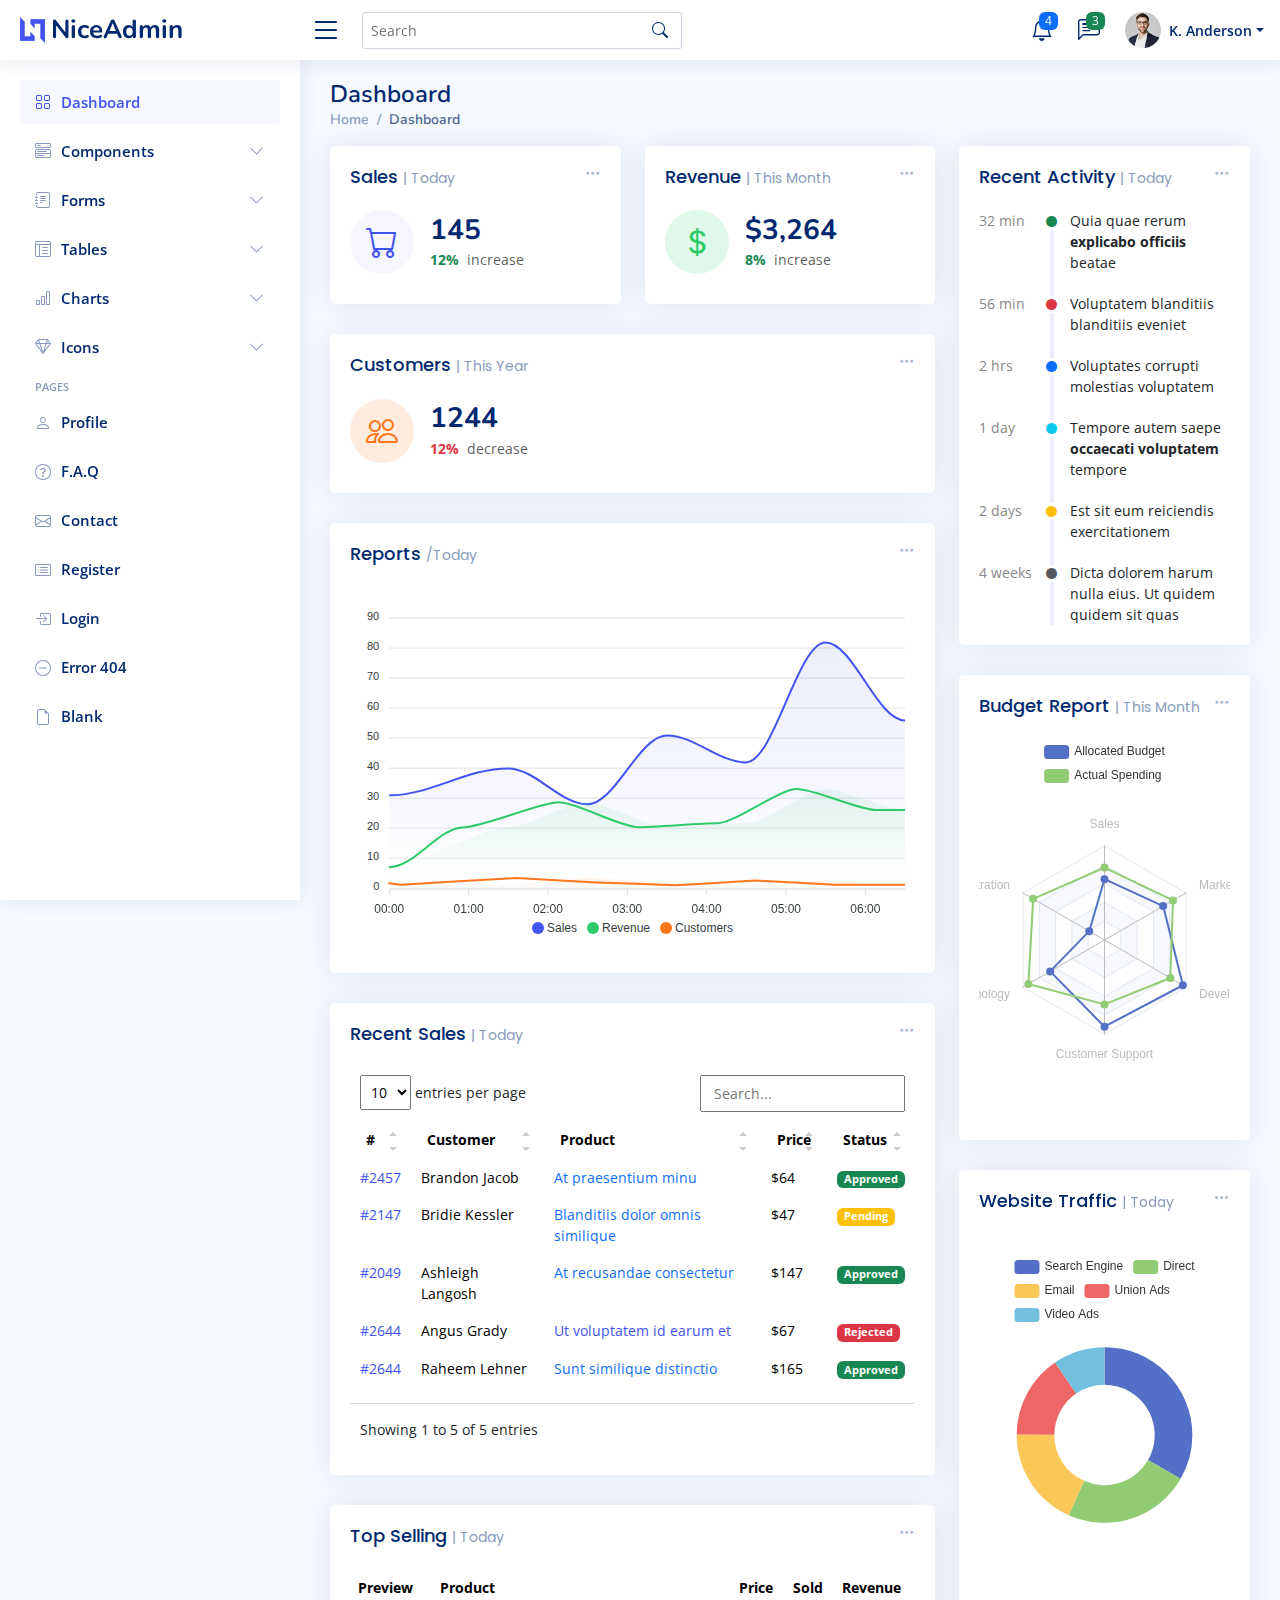
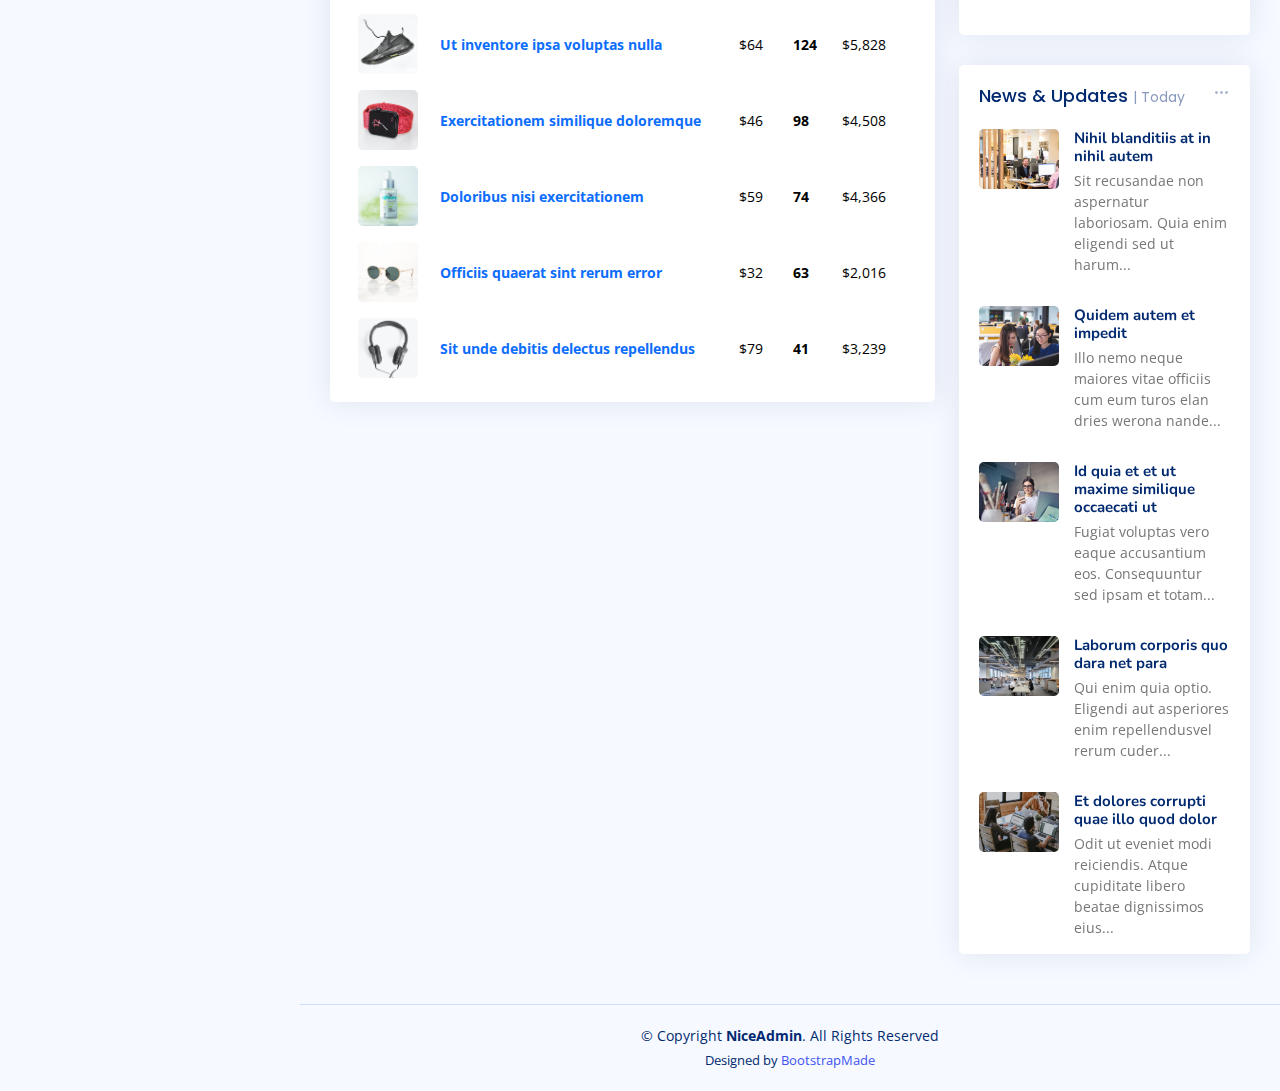
<file: bootstrap/NiceAdmin/index.html>
<!DOCTYPE html>
<html lang="en">

<head>
  <meta charset="utf-8">
  <meta content="width=device-width, initial-scale=1.0" name="viewport">

  <title>Dashboard - NiceAdmin Bootstrap Template</title>
  <meta content="" name="description">
  <meta content="" name="keywords">

  <!-- Favicons -->
  <link href="assets/img/favicon.png" rel="icon">
  <link href="assets/img/apple-touch-icon.png" rel="apple-touch-icon">

  <!-- Google Fonts -->
  <link href="https://fonts.gstatic.com" rel="preconnect">
  <link href="https://fonts.googleapis.com/css?family=Open+Sans:300,300i,400,400i,600,600i,700,700i|Nunito:300,300i,400,400i,600,600i,700,700i|Poppins:300,300i,400,400i,500,500i,600,600i,700,700i" rel="stylesheet">

  <!-- Vendor CSS Files -->
  <link href="assets/vendor/bootstrap/css/bootstrap.min.css" rel="stylesheet">
  <link href="assets/vendor/bootstrap-icons/bootstrap-icons.css" rel="stylesheet">
  <link href="assets/vendor/boxicons/css/boxicons.min.css" rel="stylesheet">
  <link href="assets/vendor/quill/quill.snow.css" rel="stylesheet">
  <link href="assets/vendor/quill/quill.bubble.css" rel="stylesheet">
  <link href="assets/vendor/remixicon/remixicon.css" rel="stylesheet">
  <link href="assets/vendor/simple-datatables/style.css" rel="stylesheet">

  <!-- Template Main CSS File -->
  <link href="assets/css/style.css" rel="stylesheet">

  <!-- =======================================================
  * Template Name: NiceAdmin
  * Updated: Mar 13 2024 with Bootstrap v5.3.3
  * Template URL: https://bootstrapmade.com/nice-admin-bootstrap-admin-html-template/
  * Author: BootstrapMade.com
  * License: https://bootstrapmade.com/license/
  ======================================================== -->
</head>

<body>

  <!-- ======= Header ======= -->
  <header id="header" class="header fixed-top d-flex align-items-center">

    <div class="d-flex align-items-center justify-content-between">
      <a href="index.html" class="logo d-flex align-items-center">
        <img src="assets/img/logo.png" alt="">
        <span class="d-none d-lg-block">NiceAdmin</span>
      </a>
      <i class="bi bi-list toggle-sidebar-btn"></i>
    </div><!-- End Logo -->

    <div class="search-bar">
      <form class="search-form d-flex align-items-center" method="POST" action="#">
        <input type="text" name="query" placeholder="Search" title="Enter search keyword">
        <button type="submit" title="Search"><i class="bi bi-search"></i></button>
      </form>
    </div><!-- End Search Bar -->

    <nav class="header-nav ms-auto">
      <ul class="d-flex align-items-center">

        <li class="nav-item d-block d-lg-none">
          <a class="nav-link nav-icon search-bar-toggle " href="#">
            <i class="bi bi-search"></i>
          </a>
        </li><!-- End Search Icon-->

        <li class="nav-item dropdown">

          <a class="nav-link nav-icon" href="#" data-bs-toggle="dropdown">
            <i class="bi bi-bell"></i>
            <span class="badge bg-primary badge-number">4</span>
          </a><!-- End Notification Icon -->

          <ul class="dropdown-menu dropdown-menu-end dropdown-menu-arrow notifications">
            <li class="dropdown-header">
              You have 4 new notifications
              <a href="#"><span class="badge rounded-pill bg-primary p-2 ms-2">View all</span></a>
            </li>
            <li>
              <hr class="dropdown-divider">
            </li>

            <li class="notification-item">
              <i class="bi bi-exclamation-circle text-warning"></i>
              <div>
                <h4>Lorem Ipsum</h4>
                <p>Quae dolorem earum veritatis oditseno</p>
                <p>30 min. ago</p>
              </div>
            </li>

            <li>
              <hr class="dropdown-divider">
            </li>

            <li class="notification-item">
              <i class="bi bi-x-circle text-danger"></i>
              <div>
                <h4>Atque rerum nesciunt</h4>
                <p>Quae dolorem earum veritatis oditseno</p>
                <p>1 hr. ago</p>
              </div>
            </li>

            <li>
              <hr class="dropdown-divider">
            </li>

            <li class="notification-item">
              <i class="bi bi-check-circle text-success"></i>
              <div>
                <h4>Sit rerum fuga</h4>
                <p>Quae dolorem earum veritatis oditseno</p>
                <p>2 hrs. ago</p>
              </div>
            </li>

            <li>
              <hr class="dropdown-divider">
            </li>

            <li class="notification-item">
              <i class="bi bi-info-circle text-primary"></i>
              <div>
                <h4>Dicta reprehenderit</h4>
                <p>Quae dolorem earum veritatis oditseno</p>
                <p>4 hrs. ago</p>
              </div>
            </li>

            <li>
              <hr class="dropdown-divider">
            </li>
            <li class="dropdown-footer">
              <a href="#">Show all notifications</a>
            </li>

          </ul><!-- End Notification Dropdown Items -->

        </li><!-- End Notification Nav -->

        <li class="nav-item dropdown">

          <a class="nav-link nav-icon" href="#" data-bs-toggle="dropdown">
            <i class="bi bi-chat-left-text"></i>
            <span class="badge bg-success badge-number">3</span>
          </a><!-- End Messages Icon -->

          <ul class="dropdown-menu dropdown-menu-end dropdown-menu-arrow messages">
            <li class="dropdown-header">
              You have 3 new messages
              <a href="#"><span class="badge rounded-pill bg-primary p-2 ms-2">View all</span></a>
            </li>
            <li>
              <hr class="dropdown-divider">
            </li>

            <li class="message-item">
              <a href="#">
                <img src="assets/img/messages-1.jpg" alt="" class="rounded-circle">
                <div>
                  <h4>Maria Hudson</h4>
                  <p>Velit asperiores et ducimus soluta repudiandae labore officia est ut...</p>
                  <p>4 hrs. ago</p>
                </div>
              </a>
            </li>
            <li>
              <hr class="dropdown-divider">
            </li>

            <li class="message-item">
              <a href="#">
                <img src="assets/img/messages-2.jpg" alt="" class="rounded-circle">
                <div>
                  <h4>Anna Nelson</h4>
                  <p>Velit asperiores et ducimus soluta repudiandae labore officia est ut...</p>
                  <p>6 hrs. ago</p>
                </div>
              </a>
            </li>
            <li>
              <hr class="dropdown-divider">
            </li>

            <li class="message-item">
              <a href="#">
                <img src="assets/img/messages-3.jpg" alt="" class="rounded-circle">
                <div>
                  <h4>David Muldon</h4>
                  <p>Velit asperiores et ducimus soluta repudiandae labore officia est ut...</p>
                  <p>8 hrs. ago</p>
                </div>
              </a>
            </li>
            <li>
              <hr class="dropdown-divider">
            </li>

            <li class="dropdown-footer">
              <a href="#">Show all messages</a>
            </li>

          </ul><!-- End Messages Dropdown Items -->

        </li><!-- End Messages Nav -->

        <li class="nav-item dropdown pe-3">

          <a class="nav-link nav-profile d-flex align-items-center pe-0" href="#" data-bs-toggle="dropdown">
            <img src="assets/img/profile-img.jpg" alt="Profile" class="rounded-circle">
            <span class="d-none d-md-block dropdown-toggle ps-2">K. Anderson</span>
          </a><!-- End Profile Iamge Icon -->

          <ul class="dropdown-menu dropdown-menu-end dropdown-menu-arrow profile">
            <li class="dropdown-header">
              <h6>Kevin Anderson</h6>
              <span>Web Designer</span>
            </li>
            <li>
              <hr class="dropdown-divider">
            </li>

            <li>
              <a class="dropdown-item d-flex align-items-center" href="users-profile.html">
                <i class="bi bi-person"></i>
                <span>My Profile</span>
              </a>
            </li>
            <li>
              <hr class="dropdown-divider">
            </li>

            <li>
              <a class="dropdown-item d-flex align-items-center" href="users-profile.html">
                <i class="bi bi-gear"></i>
                <span>Account Settings</span>
              </a>
            </li>
            <li>
              <hr class="dropdown-divider">
            </li>

            <li>
              <a class="dropdown-item d-flex align-items-center" href="pages-faq.html">
                <i class="bi bi-question-circle"></i>
                <span>Need Help?</span>
              </a>
            </li>
            <li>
              <hr class="dropdown-divider">
            </li>

            <li>
              <a class="dropdown-item d-flex align-items-center" href="#">
                <i class="bi bi-box-arrow-right"></i>
                <span>Sign Out</span>
              </a>
            </li>

          </ul><!-- End Profile Dropdown Items -->
        </li><!-- End Profile Nav -->

      </ul>
    </nav><!-- End Icons Navigation -->

  </header><!-- End Header -->

  <!-- ======= Sidebar ======= -->
  <aside id="sidebar" class="sidebar">

    <ul class="sidebar-nav" id="sidebar-nav">

      <li class="nav-item">
        <a class="nav-link " href="index.html">
          <i class="bi bi-grid"></i>
          <span>Dashboard</span>
        </a>
      </li><!-- End Dashboard Nav -->

      <li class="nav-item">
        <a class="nav-link collapsed" data-bs-target="#components-nav" data-bs-toggle="collapse" href="#">
          <i class="bi bi-menu-button-wide"></i><span>Components</span><i class="bi bi-chevron-down ms-auto"></i>
        </a>
        <ul id="components-nav" class="nav-content collapse " data-bs-parent="#sidebar-nav">
          <li>
            <a href="components-alerts.html">
              <i class="bi bi-circle"></i><span>Alerts</span>
            </a>
          </li>
          <li>
            <a href="components-accordion.html">
              <i class="bi bi-circle"></i><span>Accordion</span>
            </a>
          </li>
          <li>
            <a href="components-badges.html">
              <i class="bi bi-circle"></i><span>Badges</span>
            </a>
          </li>
          <li>
            <a href="components-breadcrumbs.html">
              <i class="bi bi-circle"></i><span>Breadcrumbs</span>
            </a>
          </li>
          <li>
            <a href="components-buttons.html">
              <i class="bi bi-circle"></i><span>Buttons</span>
            </a>
          </li>
          <li>
            <a href="components-cards.html">
              <i class="bi bi-circle"></i><span>Cards</span>
            </a>
          </li>
          <li>
            <a href="components-carousel.html">
              <i class="bi bi-circle"></i><span>Carousel</span>
            </a>
          </li>
          <li>
            <a href="components-list-group.html">
              <i class="bi bi-circle"></i><span>List group</span>
            </a>
          </li>
          <li>
            <a href="components-modal.html">
              <i class="bi bi-circle"></i><span>Modal</span>
            </a>
          </li>
          <li>
            <a href="components-tabs.html">
              <i class="bi bi-circle"></i><span>Tabs</span>
            </a>
          </li>
          <li>
            <a href="components-pagination.html">
              <i class="bi bi-circle"></i><span>Pagination</span>
            </a>
          </li>
          <li>
            <a href="components-progress.html">
              <i class="bi bi-circle"></i><span>Progress</span>
            </a>
          </li>
          <li>
            <a href="components-spinners.html">
              <i class="bi bi-circle"></i><span>Spinners</span>
            </a>
          </li>
          <li>
            <a href="components-tooltips.html">
              <i class="bi bi-circle"></i><span>Tooltips</span>
            </a>
          </li>
        </ul>
      </li><!-- End Components Nav -->

      <li class="nav-item">
        <a class="nav-link collapsed" data-bs-target="#forms-nav" data-bs-toggle="collapse" href="#">
          <i class="bi bi-journal-text"></i><span>Forms</span><i class="bi bi-chevron-down ms-auto"></i>
        </a>
        <ul id="forms-nav" class="nav-content collapse " data-bs-parent="#sidebar-nav">
          <li>
            <a href="forms-elements.html">
              <i class="bi bi-circle"></i><span>Form Elements</span>
            </a>
          </li>
          <li>
            <a href="forms-layouts.html">
              <i class="bi bi-circle"></i><span>Form Layouts</span>
            </a>
          </li>
          <li>
            <a href="forms-editors.html">
              <i class="bi bi-circle"></i><span>Form Editors</span>
            </a>
          </li>
          <li>
            <a href="forms-validation.html">
              <i class="bi bi-circle"></i><span>Form Validation</span>
            </a>
          </li>
        </ul>
      </li><!-- End Forms Nav -->

      <li class="nav-item">
        <a class="nav-link collapsed" data-bs-target="#tables-nav" data-bs-toggle="collapse" href="#">
          <i class="bi bi-layout-text-window-reverse"></i><span>Tables</span><i class="bi bi-chevron-down ms-auto"></i>
        </a>
        <ul id="tables-nav" class="nav-content collapse " data-bs-parent="#sidebar-nav">
          <li>
            <a href="tables-general.html">
              <i class="bi bi-circle"></i><span>General Tables</span>
            </a>
          </li>
          <li>
            <a href="tables-data.html">
              <i class="bi bi-circle"></i><span>Data Tables</span>
            </a>
          </li>
        </ul>
      </li><!-- End Tables Nav -->

      <li class="nav-item">
        <a class="nav-link collapsed" data-bs-target="#charts-nav" data-bs-toggle="collapse" href="#">
          <i class="bi bi-bar-chart"></i><span>Charts</span><i class="bi bi-chevron-down ms-auto"></i>
        </a>
        <ul id="charts-nav" class="nav-content collapse " data-bs-parent="#sidebar-nav">
          <li>
            <a href="charts-chartjs.html">
              <i class="bi bi-circle"></i><span>Chart.js</span>
            </a>
          </li>
          <li>
            <a href="charts-apexcharts.html">
              <i class="bi bi-circle"></i><span>ApexCharts</span>
            </a>
          </li>
          <li>
            <a href="charts-echarts.html">
              <i class="bi bi-circle"></i><span>ECharts</span>
            </a>
          </li>
        </ul>
      </li><!-- End Charts Nav -->

      <li class="nav-item">
        <a class="nav-link collapsed" data-bs-target="#icons-nav" data-bs-toggle="collapse" href="#">
          <i class="bi bi-gem"></i><span>Icons</span><i class="bi bi-chevron-down ms-auto"></i>
        </a>
        <ul id="icons-nav" class="nav-content collapse " data-bs-parent="#sidebar-nav">
          <li>
            <a href="icons-bootstrap.html">
              <i class="bi bi-circle"></i><span>Bootstrap Icons</span>
            </a>
          </li>
          <li>
            <a href="icons-remix.html">
              <i class="bi bi-circle"></i><span>Remix Icons</span>
            </a>
          </li>
          <li>
            <a href="icons-boxicons.html">
              <i class="bi bi-circle"></i><span>Boxicons</span>
            </a>
          </li>
        </ul>
      </li><!-- End Icons Nav -->

      <li class="nav-heading">Pages</li>

      <li class="nav-item">
        <a class="nav-link collapsed" href="users-profile.html">
          <i class="bi bi-person"></i>
          <span>Profile</span>
        </a>
      </li><!-- End Profile Page Nav -->

      <li class="nav-item">
        <a class="nav-link collapsed" href="pages-faq.html">
          <i class="bi bi-question-circle"></i>
          <span>F.A.Q</span>
        </a>
      </li><!-- End F.A.Q Page Nav -->

      <li class="nav-item">
        <a class="nav-link collapsed" href="pages-contact.html">
          <i class="bi bi-envelope"></i>
          <span>Contact</span>
        </a>
      </li><!-- End Contact Page Nav -->

      <li class="nav-item">
        <a class="nav-link collapsed" href="pages-register.html">
          <i class="bi bi-card-list"></i>
          <span>Register</span>
        </a>
      </li><!-- End Register Page Nav -->

      <li class="nav-item">
        <a class="nav-link collapsed" href="pages-login.html">
          <i class="bi bi-box-arrow-in-right"></i>
          <span>Login</span>
        </a>
      </li><!-- End Login Page Nav -->

      <li class="nav-item">
        <a class="nav-link collapsed" href="pages-error-404.html">
          <i class="bi bi-dash-circle"></i>
          <span>Error 404</span>
        </a>
      </li><!-- End Error 404 Page Nav -->

      <li class="nav-item">
        <a class="nav-link collapsed" href="pages-blank.html">
          <i class="bi bi-file-earmark"></i>
          <span>Blank</span>
        </a>
      </li><!-- End Blank Page Nav -->

    </ul>

  </aside><!-- End Sidebar-->

  <main id="main" class="main">

    <div class="pagetitle">
      <h1>Dashboard</h1>
      <nav>
        <ol class="breadcrumb">
          <li class="breadcrumb-item"><a href="index.html">Home</a></li>
          <li class="breadcrumb-item active">Dashboard</li>
        </ol>
      </nav>
    </div><!-- End Page Title -->

    <section class="section dashboard">
      <div class="row">

        <!-- Left side columns -->
        <div class="col-lg-8">
          <div class="row">

            <!-- Sales Card -->
            <div class="col-xxl-4 col-md-6">
              <div class="card info-card sales-card">

                <div class="filter">
                  <a class="icon" href="#" data-bs-toggle="dropdown"><i class="bi bi-three-dots"></i></a>
                  <ul class="dropdown-menu dropdown-menu-end dropdown-menu-arrow">
                    <li class="dropdown-header text-start">
                      <h6>Filter</h6>
                    </li>

                    <li><a class="dropdown-item" href="#">Today</a></li>
                    <li><a class="dropdown-item" href="#">This Month</a></li>
                    <li><a class="dropdown-item" href="#">This Year</a></li>
                  </ul>
                </div>

                <div class="card-body">
                  <h5 class="card-title">Sales <span>| Today</span></h5>

                  <div class="d-flex align-items-center">
                    <div class="card-icon rounded-circle d-flex align-items-center justify-content-center">
                      <i class="bi bi-cart"></i>
                    </div>
                    <div class="ps-3">
                      <h6>145</h6>
                      <span class="text-success small pt-1 fw-bold">12%</span> <span class="text-muted small pt-2 ps-1">increase</span>

                    </div>
                  </div>
                </div>

              </div>
            </div><!-- End Sales Card -->

            <!-- Revenue Card -->
            <div class="col-xxl-4 col-md-6">
              <div class="card info-card revenue-card">

                <div class="filter">
                  <a class="icon" href="#" data-bs-toggle="dropdown"><i class="bi bi-three-dots"></i></a>
                  <ul class="dropdown-menu dropdown-menu-end dropdown-menu-arrow">
                    <li class="dropdown-header text-start">
                      <h6>Filter</h6>
                    </li>

                    <li><a class="dropdown-item" href="#">Today</a></li>
                    <li><a class="dropdown-item" href="#">This Month</a></li>
                    <li><a class="dropdown-item" href="#">This Year</a></li>
                  </ul>
                </div>

                <div class="card-body">
                  <h5 class="card-title">Revenue <span>| This Month</span></h5>

                  <div class="d-flex align-items-center">
                    <div class="card-icon rounded-circle d-flex align-items-center justify-content-center">
                      <i class="bi bi-currency-dollar"></i>
                    </div>
                    <div class="ps-3">
                      <h6>$3,264</h6>
                      <span class="text-success small pt-1 fw-bold">8%</span> <span class="text-muted small pt-2 ps-1">increase</span>

                    </div>
                  </div>
                </div>

              </div>
            </div><!-- End Revenue Card -->

            <!-- Customers Card -->
            <div class="col-xxl-4 col-xl-12">

              <div class="card info-card customers-card">

                <div class="filter">
                  <a class="icon" href="#" data-bs-toggle="dropdown"><i class="bi bi-three-dots"></i></a>
                  <ul class="dropdown-menu dropdown-menu-end dropdown-menu-arrow">
                    <li class="dropdown-header text-start">
                      <h6>Filter</h6>
                    </li>

                    <li><a class="dropdown-item" href="#">Today</a></li>
                    <li><a class="dropdown-item" href="#">This Month</a></li>
                    <li><a class="dropdown-item" href="#">This Year</a></li>
                  </ul>
                </div>

                <div class="card-body">
                  <h5 class="card-title">Customers <span>| This Year</span></h5>

                  <div class="d-flex align-items-center">
                    <div class="card-icon rounded-circle d-flex align-items-center justify-content-center">
                      <i class="bi bi-people"></i>
                    </div>
                    <div class="ps-3">
                      <h6>1244</h6>
                      <span class="text-danger small pt-1 fw-bold">12%</span> <span class="text-muted small pt-2 ps-1">decrease</span>

                    </div>
                  </div>

                </div>
              </div>

            </div><!-- End Customers Card -->

            <!-- Reports -->
            <div class="col-12">
              <div class="card">

                <div class="filter">
                  <a class="icon" href="#" data-bs-toggle="dropdown"><i class="bi bi-three-dots"></i></a>
                  <ul class="dropdown-menu dropdown-menu-end dropdown-menu-arrow">
                    <li class="dropdown-header text-start">
                      <h6>Filter</h6>
                    </li>

                    <li><a class="dropdown-item" href="#">Today</a></li>
                    <li><a class="dropdown-item" href="#">This Month</a></li>
                    <li><a class="dropdown-item" href="#">This Year</a></li>
                  </ul>
                </div>

                <div class="card-body">
                  <h5 class="card-title">Reports <span>/Today</span></h5>

                  <!-- Line Chart -->
                  <div id="reportsChart"></div>

                  <script>
                    document.addEventListener("DOMContentLoaded", () => {
                      new ApexCharts(document.querySelector("#reportsChart"), {
                        series: [{
                          name: 'Sales',
                          data: [31, 40, 28, 51, 42, 82, 56],
                        }, {
                          name: 'Revenue',
                          data: [11, 32, 45, 32, 34, 52, 41]
                        }, {
                          name: 'Customers',
                          data: [15, 11, 32, 18, 9, 24, 11]
                        }],
                        chart: {
                          height: 350,
                          type: 'area',
                          toolbar: {
                            show: false
                          },
                        },
                        markers: {
                          size: 4
                        },
                        colors: ['#4154f1', '#2eca6a', '#ff771d'],
                        fill: {
                          type: "gradient",
                          gradient: {
                            shadeIntensity: 1,
                            opacityFrom: 0.3,
                            opacityTo: 0.4,
                            stops: [0, 90, 100]
                          }
                        },
                        dataLabels: {
                          enabled: false
                        },
                        stroke: {
                          curve: 'smooth',
                          width: 2
                        },
                        xaxis: {
                          type: 'datetime',
                          categories: ["2018-09-19T00:00:00.000Z", "2018-09-19T01:30:00.000Z", "2018-09-19T02:30:00.000Z", "2018-09-19T03:30:00.000Z", "2018-09-19T04:30:00.000Z", "2018-09-19T05:30:00.000Z", "2018-09-19T06:30:00.000Z"]
                        },
                        tooltip: {
                          x: {
                            format: 'dd/MM/yy HH:mm'
                          },
                        }
                      }).render();
                    });
                  </script>
                  <!-- End Line Chart -->

                </div>

              </div>
            </div><!-- End Reports -->

            <!-- Recent Sales -->
            <div class="col-12">
              <div class="card recent-sales overflow-auto">

                <div class="filter">
                  <a class="icon" href="#" data-bs-toggle="dropdown"><i class="bi bi-three-dots"></i></a>
                  <ul class="dropdown-menu dropdown-menu-end dropdown-menu-arrow">
                    <li class="dropdown-header text-start">
                      <h6>Filter</h6>
                    </li>

                    <li><a class="dropdown-item" href="#">Today</a></li>
                    <li><a class="dropdown-item" href="#">This Month</a></li>
                    <li><a class="dropdown-item" href="#">This Year</a></li>
                  </ul>
                </div>

                <div class="card-body">
                  <h5 class="card-title">Recent Sales <span>| Today</span></h5>

                  <table class="table table-borderless datatable">
                    <thead>
                      <tr>
                        <th scope="col">#</th>
                        <th scope="col">Customer</th>
                        <th scope="col">Product</th>
                        <th scope="col">Price</th>
                        <th scope="col">Status</th>
                      </tr>
                    </thead>
                    <tbody>
                      <tr>
                        <th scope="row"><a href="#">#2457</a></th>
                        <td>Brandon Jacob</td>
                        <td><a href="#" class="text-primary">At praesentium minu</a></td>
                        <td>$64</td>
                        <td><span class="badge bg-success">Approved</span></td>
                      </tr>
                      <tr>
                        <th scope="row"><a href="#">#2147</a></th>
                        <td>Bridie Kessler</td>
                        <td><a href="#" class="text-primary">Blanditiis dolor omnis similique</a></td>
                        <td>$47</td>
                        <td><span class="badge bg-warning">Pending</span></td>
                      </tr>
                      <tr>
                        <th scope="row"><a href="#">#2049</a></th>
                        <td>Ashleigh Langosh</td>
                        <td><a href="#" class="text-primary">At recusandae consectetur</a></td>
                        <td>$147</td>
                        <td><span class="badge bg-success">Approved</span></td>
                      </tr>
                      <tr>
                        <th scope="row"><a href="#">#2644</a></th>
                        <td>Angus Grady</td>
                        <td><a href="#" class="text-primar">Ut voluptatem id earum et</a></td>
                        <td>$67</td>
                        <td><span class="badge bg-danger">Rejected</span></td>
                      </tr>
                      <tr>
                        <th scope="row"><a href="#">#2644</a></th>
                        <td>Raheem Lehner</td>
                        <td><a href="#" class="text-primary">Sunt similique distinctio</a></td>
                        <td>$165</td>
                        <td><span class="badge bg-success">Approved</span></td>
                      </tr>
                    </tbody>
                  </table>

                </div>

              </div>
            </div><!-- End Recent Sales -->

            <!-- Top Selling -->
            <div class="col-12">
              <div class="card top-selling overflow-auto">

                <div class="filter">
                  <a class="icon" href="#" data-bs-toggle="dropdown"><i class="bi bi-three-dots"></i></a>
                  <ul class="dropdown-menu dropdown-menu-end dropdown-menu-arrow">
                    <li class="dropdown-header text-start">
                      <h6>Filter</h6>
                    </li>

                    <li><a class="dropdown-item" href="#">Today</a></li>
                    <li><a class="dropdown-item" href="#">This Month</a></li>
                    <li><a class="dropdown-item" href="#">This Year</a></li>
                  </ul>
                </div>

                <div class="card-body pb-0">
                  <h5 class="card-title">Top Selling <span>| Today</span></h5>

                  <table class="table table-borderless">
                    <thead>
                      <tr>
                        <th scope="col">Preview</th>
                        <th scope="col">Product</th>
                        <th scope="col">Price</th>
                        <th scope="col">Sold</th>
                        <th scope="col">Revenue</th>
                      </tr>
                    </thead>
                    <tbody>
                      <tr>
                        <th scope="row"><a href="#"><img src="assets/img/product-1.jpg" alt=""></a></th>
                        <td><a href="#" class="text-primary fw-bold">Ut inventore ipsa voluptas nulla</a></td>
                        <td>$64</td>
                        <td class="fw-bold">124</td>
                        <td>$5,828</td>
                      </tr>
                      <tr>
                        <th scope="row"><a href="#"><img src="assets/img/product-2.jpg" alt=""></a></th>
                        <td><a href="#" class="text-primary fw-bold">Exercitationem similique doloremque</a></td>
                        <td>$46</td>
                        <td class="fw-bold">98</td>
                        <td>$4,508</td>
                      </tr>
                      <tr>
                        <th scope="row"><a href="#"><img src="assets/img/product-3.jpg" alt=""></a></th>
                        <td><a href="#" class="text-primary fw-bold">Doloribus nisi exercitationem</a></td>
                        <td>$59</td>
                        <td class="fw-bold">74</td>
                        <td>$4,366</td>
                      </tr>
                      <tr>
                        <th scope="row"><a href="#"><img src="assets/img/product-4.jpg" alt=""></a></th>
                        <td><a href="#" class="text-primary fw-bold">Officiis quaerat sint rerum error</a></td>
                        <td>$32</td>
                        <td class="fw-bold">63</td>
                        <td>$2,016</td>
                      </tr>
                      <tr>
                        <th scope="row"><a href="#"><img src="assets/img/product-5.jpg" alt=""></a></th>
                        <td><a href="#" class="text-primary fw-bold">Sit unde debitis delectus repellendus</a></td>
                        <td>$79</td>
                        <td class="fw-bold">41</td>
                        <td>$3,239</td>
                      </tr>
                    </tbody>
                  </table>

                </div>

              </div>
            </div><!-- End Top Selling -->

          </div>
        </div><!-- End Left side columns -->

        <!-- Right side columns -->
        <div class="col-lg-4">

          <!-- Recent Activity -->
          <div class="card">
            <div class="filter">
              <a class="icon" href="#" data-bs-toggle="dropdown"><i class="bi bi-three-dots"></i></a>
              <ul class="dropdown-menu dropdown-menu-end dropdown-menu-arrow">
                <li class="dropdown-header text-start">
                  <h6>Filter</h6>
                </li>

                <li><a class="dropdown-item" href="#">Today</a></li>
                <li><a class="dropdown-item" href="#">This Month</a></li>
                <li><a class="dropdown-item" href="#">This Year</a></li>
              </ul>
            </div>

            <div class="card-body">
              <h5 class="card-title">Recent Activity <span>| Today</span></h5>

              <div class="activity">

                <div class="activity-item d-flex">
                  <div class="activite-label">32 min</div>
                  <i class='bi bi-circle-fill activity-badge text-success align-self-start'></i>
                  <div class="activity-content">
                    Quia quae rerum <a href="#" class="fw-bold text-dark">explicabo officiis</a> beatae
                  </div>
                </div><!-- End activity item-->

                <div class="activity-item d-flex">
                  <div class="activite-label">56 min</div>
                  <i class='bi bi-circle-fill activity-badge text-danger align-self-start'></i>
                  <div class="activity-content">
                    Voluptatem blanditiis blanditiis eveniet
                  </div>
                </div><!-- End activity item-->

                <div class="activity-item d-flex">
                  <div class="activite-label">2 hrs</div>
                  <i class='bi bi-circle-fill activity-badge text-primary align-self-start'></i>
                  <div class="activity-content">
                    Voluptates corrupti molestias voluptatem
                  </div>
                </div><!-- End activity item-->

                <div class="activity-item d-flex">
                  <div class="activite-label">1 day</div>
                  <i class='bi bi-circle-fill activity-badge text-info align-self-start'></i>
                  <div class="activity-content">
                    Tempore autem saepe <a href="#" class="fw-bold text-dark">occaecati voluptatem</a> tempore
                  </div>
                </div><!-- End activity item-->

                <div class="activity-item d-flex">
                  <div class="activite-label">2 days</div>
                  <i class='bi bi-circle-fill activity-badge text-warning align-self-start'></i>
                  <div class="activity-content">
                    Est sit eum reiciendis exercitationem
                  </div>
                </div><!-- End activity item-->

                <div class="activity-item d-flex">
                  <div class="activite-label">4 weeks</div>
                  <i class='bi bi-circle-fill activity-badge text-muted align-self-start'></i>
                  <div class="activity-content">
                    Dicta dolorem harum nulla eius. Ut quidem quidem sit quas
                  </div>
                </div><!-- End activity item-->

              </div>

            </div>
          </div><!-- End Recent Activity -->

          <!-- Budget Report -->
          <div class="card">
            <div class="filter">
              <a class="icon" href="#" data-bs-toggle="dropdown"><i class="bi bi-three-dots"></i></a>
              <ul class="dropdown-menu dropdown-menu-end dropdown-menu-arrow">
                <li class="dropdown-header text-start">
                  <h6>Filter</h6>
                </li>

                <li><a class="dropdown-item" href="#">Today</a></li>
                <li><a class="dropdown-item" href="#">This Month</a></li>
                <li><a class="dropdown-item" href="#">This Year</a></li>
              </ul>
            </div>

            <div class="card-body pb-0">
              <h5 class="card-title">Budget Report <span>| This Month</span></h5>

              <div id="budgetChart" style="min-height: 400px;" class="echart"></div>

              <script>
                document.addEventListener("DOMContentLoaded", () => {
                  var budgetChart = echarts.init(document.querySelector("#budgetChart")).setOption({
                    legend: {
                      data: ['Allocated Budget', 'Actual Spending']
                    },
                    radar: {
                      // shape: 'circle',
                      indicator: [{
                          name: 'Sales',
                          max: 6500
                        },
                        {
                          name: 'Administration',
                          max: 16000
                        },
                        {
                          name: 'Information Technology',
                          max: 30000
                        },
                        {
                          name: 'Customer Support',
                          max: 38000
                        },
                        {
                          name: 'Development',
                          max: 52000
                        },
                        {
                          name: 'Marketing',
                          max: 25000
                        }
                      ]
                    },
                    series: [{
                      name: 'Budget vs spending',
                      type: 'radar',
                      data: [{
                          value: [4200, 3000, 20000, 35000, 50000, 18000],
                          name: 'Allocated Budget'
                        },
                        {
                          value: [5000, 14000, 28000, 26000, 42000, 21000],
                          name: 'Actual Spending'
                        }
                      ]
                    }]
                  });
                });
              </script>

            </div>
          </div><!-- End Budget Report -->

          <!-- Website Traffic -->
          <div class="card">
            <div class="filter">
              <a class="icon" href="#" data-bs-toggle="dropdown"><i class="bi bi-three-dots"></i></a>
              <ul class="dropdown-menu dropdown-menu-end dropdown-menu-arrow">
                <li class="dropdown-header text-start">
                  <h6>Filter</h6>
                </li>

                <li><a class="dropdown-item" href="#">Today</a></li>
                <li><a class="dropdown-item" href="#">This Month</a></li>
                <li><a class="dropdown-item" href="#">This Year</a></li>
              </ul>
            </div>

            <div class="card-body pb-0">
              <h5 class="card-title">Website Traffic <span>| Today</span></h5>

              <div id="trafficChart" style="min-height: 400px;" class="echart"></div>

              <script>
                document.addEventListener("DOMContentLoaded", () => {
                  echarts.init(document.querySelector("#trafficChart")).setOption({
                    tooltip: {
                      trigger: 'item'
                    },
                    legend: {
                      top: '5%',
                      left: 'center'
                    },
                    series: [{
                      name: 'Access From',
                      type: 'pie',
                      radius: ['40%', '70%'],
                      avoidLabelOverlap: false,
                      label: {
                        show: false,
                        position: 'center'
                      },
                      emphasis: {
                        label: {
                          show: true,
                          fontSize: '18',
                          fontWeight: 'bold'
                        }
                      },
                      labelLine: {
                        show: false
                      },
                      data: [{
                          value: 1048,
                          name: 'Search Engine'
                        },
                        {
                          value: 735,
                          name: 'Direct'
                        },
                        {
                          value: 580,
                          name: 'Email'
                        },
                        {
                          value: 484,
                          name: 'Union Ads'
                        },
                        {
                          value: 300,
                          name: 'Video Ads'
                        }
                      ]
                    }]
                  });
                });
              </script>

            </div>
          </div><!-- End Website Traffic -->

          <!-- News & Updates Traffic -->
          <div class="card">
            <div class="filter">
              <a class="icon" href="#" data-bs-toggle="dropdown"><i class="bi bi-three-dots"></i></a>
              <ul class="dropdown-menu dropdown-menu-end dropdown-menu-arrow">
                <li class="dropdown-header text-start">
                  <h6>Filter</h6>
                </li>

                <li><a class="dropdown-item" href="#">Today</a></li>
                <li><a class="dropdown-item" href="#">This Month</a></li>
                <li><a class="dropdown-item" href="#">This Year</a></li>
              </ul>
            </div>

            <div class="card-body pb-0">
              <h5 class="card-title">News &amp; Updates <span>| Today</span></h5>

              <div class="news">
                <div class="post-item clearfix">
                  <img src="assets/img/news-1.jpg" alt="">
                  <h4><a href="#">Nihil blanditiis at in nihil autem</a></h4>
                  <p>Sit recusandae non aspernatur laboriosam. Quia enim eligendi sed ut harum...</p>
                </div>

                <div class="post-item clearfix">
                  <img src="assets/img/news-2.jpg" alt="">
                  <h4><a href="#">Quidem autem et impedit</a></h4>
                  <p>Illo nemo neque maiores vitae officiis cum eum turos elan dries werona nande...</p>
                </div>

                <div class="post-item clearfix">
                  <img src="assets/img/news-3.jpg" alt="">
                  <h4><a href="#">Id quia et et ut maxime similique occaecati ut</a></h4>
                  <p>Fugiat voluptas vero eaque accusantium eos. Consequuntur sed ipsam et totam...</p>
                </div>

                <div class="post-item clearfix">
                  <img src="assets/img/news-4.jpg" alt="">
                  <h4><a href="#">Laborum corporis quo dara net para</a></h4>
                  <p>Qui enim quia optio. Eligendi aut asperiores enim repellendusvel rerum cuder...</p>
                </div>

                <div class="post-item clearfix">
                  <img src="assets/img/news-5.jpg" alt="">
                  <h4><a href="#">Et dolores corrupti quae illo quod dolor</a></h4>
                  <p>Odit ut eveniet modi reiciendis. Atque cupiditate libero beatae dignissimos eius...</p>
                </div>

              </div><!-- End sidebar recent posts-->

            </div>
          </div><!-- End News & Updates -->

        </div><!-- End Right side columns -->

      </div>
    </section>

  </main><!-- End #main -->

  <!-- ======= Footer ======= -->
  <footer id="footer" class="footer">
    <div class="copyright">
      &copy; Copyright <strong><span>NiceAdmin</span></strong>. All Rights Reserved
    </div>
    <div class="credits">
      <!-- All the links in the footer should remain intact. -->
      <!-- You can delete the links only if you purchased the pro version. -->
      <!-- Licensing information: https://bootstrapmade.com/license/ -->
      <!-- Purchase the pro version with working PHP/AJAX contact form: https://bootstrapmade.com/nice-admin-bootstrap-admin-html-template/ -->
      Designed by <a href="https://bootstrapmade.com/">BootstrapMade</a>
    </div>
  </footer><!-- End Footer -->

  <a href="#" class="back-to-top d-flex align-items-center justify-content-center"><i class="bi bi-arrow-up-short"></i></a>

  <!-- Vendor JS Files -->
  <script src="assets/vendor/apexcharts/apexcharts.min.js"></script>
  <script src="assets/vendor/bootstrap/js/bootstrap.bundle.min.js"></script>
  <script src="assets/vendor/chart.js/chart.umd.js"></script>
  <script src="assets/vendor/echarts/echarts.min.js"></script>
  <script src="assets/vendor/quill/quill.min.js"></script>
  <script src="assets/vendor/simple-datatables/simple-datatables.js"></script>
  <script src="assets/vendor/tinymce/tinymce.min.js"></script>
  <script src="assets/vendor/php-email-form/validate.js"></script>

  <!-- Template Main JS File -->
  <script src="assets/js/main.js"></script>

</body>

</html>
</file>
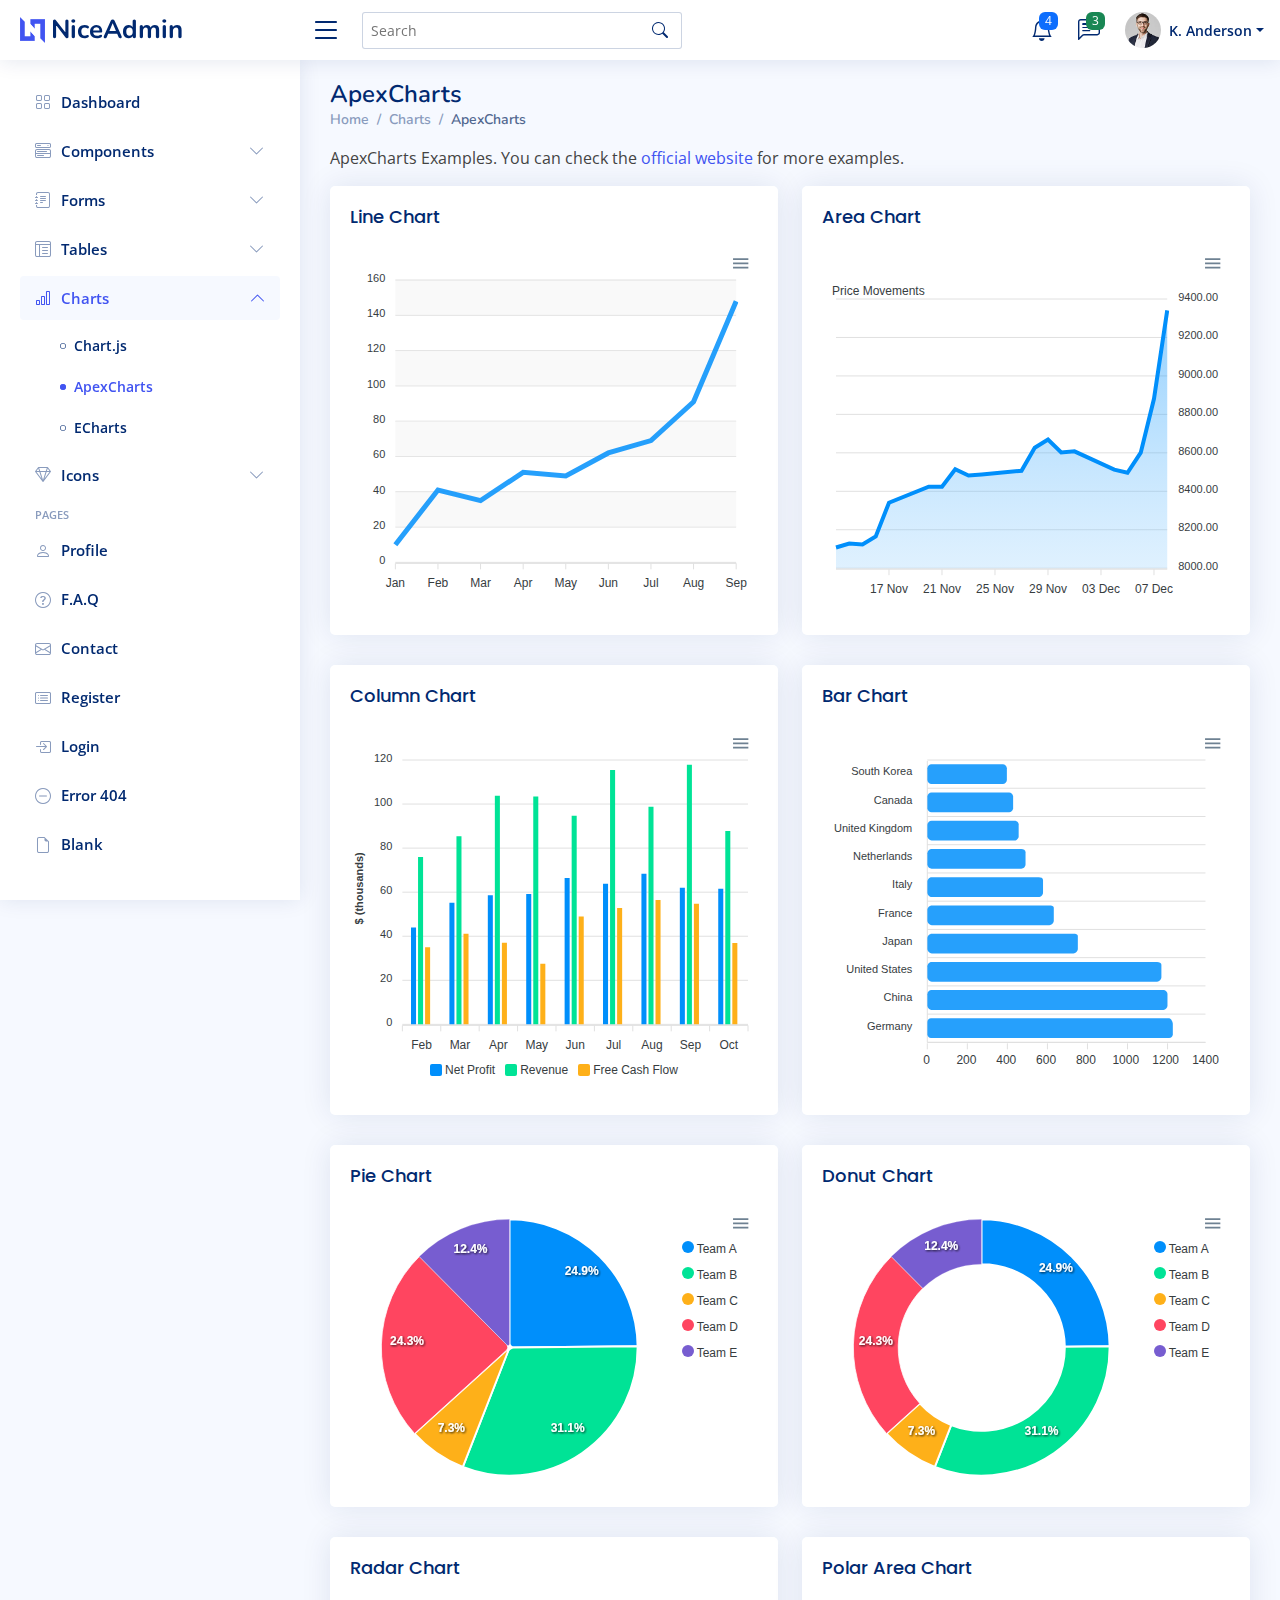
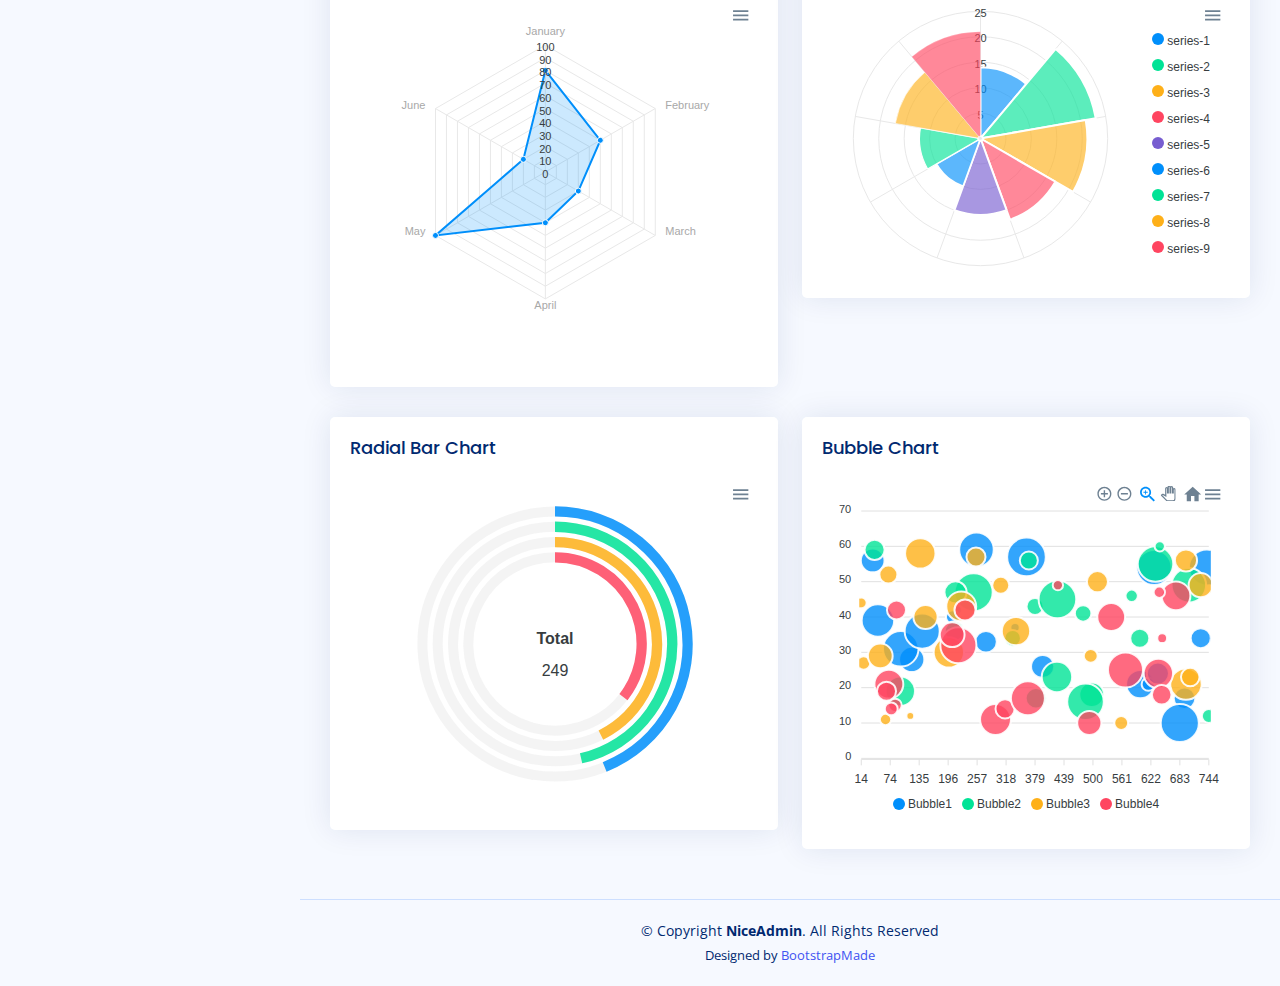
<file: bootstrap/NiceAdmin/charts-apexcharts.html>
<!DOCTYPE html>
<html lang="en">

<head>
  <meta charset="utf-8">
  <meta content="width=device-width, initial-scale=1.0" name="viewport">

  <title>Charts / ApexCharts - NiceAdmin Bootstrap Template</title>
  <meta content="" name="description">
  <meta content="" name="keywords">

  <!-- Favicons -->
  <link href="assets/img/favicon.png" rel="icon">
  <link href="assets/img/apple-touch-icon.png" rel="apple-touch-icon">

  <!-- Google Fonts -->
  <link href="https://fonts.gstatic.com" rel="preconnect">
  <link href="https://fonts.googleapis.com/css?family=Open+Sans:300,300i,400,400i,600,600i,700,700i|Nunito:300,300i,400,400i,600,600i,700,700i|Poppins:300,300i,400,400i,500,500i,600,600i,700,700i" rel="stylesheet">

  <!-- Vendor CSS Files -->
  <link href="assets/vendor/bootstrap/css/bootstrap.min.css" rel="stylesheet">
  <link href="assets/vendor/bootstrap-icons/bootstrap-icons.css" rel="stylesheet">
  <link href="assets/vendor/boxicons/css/boxicons.min.css" rel="stylesheet">
  <link href="assets/vendor/quill/quill.snow.css" rel="stylesheet">
  <link href="assets/vendor/quill/quill.bubble.css" rel="stylesheet">
  <link href="assets/vendor/remixicon/remixicon.css" rel="stylesheet">
  <link href="assets/vendor/simple-datatables/style.css" rel="stylesheet">

  <!-- Template Main CSS File -->
  <link href="assets/css/style.css" rel="stylesheet">

  <!-- =======================================================
  * Template Name: NiceAdmin
  * Updated: Mar 13 2024 with Bootstrap v5.3.3
  * Template URL: https://bootstrapmade.com/nice-admin-bootstrap-admin-html-template/
  * Author: BootstrapMade.com
  * License: https://bootstrapmade.com/license/
  ======================================================== -->
</head>

<body>

  <!-- ======= Header ======= -->
  <header id="header" class="header fixed-top d-flex align-items-center">

    <div class="d-flex align-items-center justify-content-between">
      <a href="index.html" class="logo d-flex align-items-center">
        <img src="assets/img/logo.png" alt="">
        <span class="d-none d-lg-block">NiceAdmin</span>
      </a>
      <i class="bi bi-list toggle-sidebar-btn"></i>
    </div><!-- End Logo -->

    <div class="search-bar">
      <form class="search-form d-flex align-items-center" method="POST" action="#">
        <input type="text" name="query" placeholder="Search" title="Enter search keyword">
        <button type="submit" title="Search"><i class="bi bi-search"></i></button>
      </form>
    </div><!-- End Search Bar -->

    <nav class="header-nav ms-auto">
      <ul class="d-flex align-items-center">

        <li class="nav-item d-block d-lg-none">
          <a class="nav-link nav-icon search-bar-toggle " href="#">
            <i class="bi bi-search"></i>
          </a>
        </li><!-- End Search Icon-->

        <li class="nav-item dropdown">

          <a class="nav-link nav-icon" href="#" data-bs-toggle="dropdown">
            <i class="bi bi-bell"></i>
            <span class="badge bg-primary badge-number">4</span>
          </a><!-- End Notification Icon -->

          <ul class="dropdown-menu dropdown-menu-end dropdown-menu-arrow notifications">
            <li class="dropdown-header">
              You have 4 new notifications
              <a href="#"><span class="badge rounded-pill bg-primary p-2 ms-2">View all</span></a>
            </li>
            <li>
              <hr class="dropdown-divider">
            </li>

            <li class="notification-item">
              <i class="bi bi-exclamation-circle text-warning"></i>
              <div>
                <h4>Lorem Ipsum</h4>
                <p>Quae dolorem earum veritatis oditseno</p>
                <p>30 min. ago</p>
              </div>
            </li>

            <li>
              <hr class="dropdown-divider">
            </li>

            <li class="notification-item">
              <i class="bi bi-x-circle text-danger"></i>
              <div>
                <h4>Atque rerum nesciunt</h4>
                <p>Quae dolorem earum veritatis oditseno</p>
                <p>1 hr. ago</p>
              </div>
            </li>

            <li>
              <hr class="dropdown-divider">
            </li>

            <li class="notification-item">
              <i class="bi bi-check-circle text-success"></i>
              <div>
                <h4>Sit rerum fuga</h4>
                <p>Quae dolorem earum veritatis oditseno</p>
                <p>2 hrs. ago</p>
              </div>
            </li>

            <li>
              <hr class="dropdown-divider">
            </li>

            <li class="notification-item">
              <i class="bi bi-info-circle text-primary"></i>
              <div>
                <h4>Dicta reprehenderit</h4>
                <p>Quae dolorem earum veritatis oditseno</p>
                <p>4 hrs. ago</p>
              </div>
            </li>

            <li>
              <hr class="dropdown-divider">
            </li>
            <li class="dropdown-footer">
              <a href="#">Show all notifications</a>
            </li>

          </ul><!-- End Notification Dropdown Items -->

        </li><!-- End Notification Nav -->

        <li class="nav-item dropdown">

          <a class="nav-link nav-icon" href="#" data-bs-toggle="dropdown">
            <i class="bi bi-chat-left-text"></i>
            <span class="badge bg-success badge-number">3</span>
          </a><!-- End Messages Icon -->

          <ul class="dropdown-menu dropdown-menu-end dropdown-menu-arrow messages">
            <li class="dropdown-header">
              You have 3 new messages
              <a href="#"><span class="badge rounded-pill bg-primary p-2 ms-2">View all</span></a>
            </li>
            <li>
              <hr class="dropdown-divider">
            </li>

            <li class="message-item">
              <a href="#">
                <img src="assets/img/messages-1.jpg" alt="" class="rounded-circle">
                <div>
                  <h4>Maria Hudson</h4>
                  <p>Velit asperiores et ducimus soluta repudiandae labore officia est ut...</p>
                  <p>4 hrs. ago</p>
                </div>
              </a>
            </li>
            <li>
              <hr class="dropdown-divider">
            </li>

            <li class="message-item">
              <a href="#">
                <img src="assets/img/messages-2.jpg" alt="" class="rounded-circle">
                <div>
                  <h4>Anna Nelson</h4>
                  <p>Velit asperiores et ducimus soluta repudiandae labore officia est ut...</p>
                  <p>6 hrs. ago</p>
                </div>
              </a>
            </li>
            <li>
              <hr class="dropdown-divider">
            </li>

            <li class="message-item">
              <a href="#">
                <img src="assets/img/messages-3.jpg" alt="" class="rounded-circle">
                <div>
                  <h4>David Muldon</h4>
                  <p>Velit asperiores et ducimus soluta repudiandae labore officia est ut...</p>
                  <p>8 hrs. ago</p>
                </div>
              </a>
            </li>
            <li>
              <hr class="dropdown-divider">
            </li>

            <li class="dropdown-footer">
              <a href="#">Show all messages</a>
            </li>

          </ul><!-- End Messages Dropdown Items -->

        </li><!-- End Messages Nav -->

        <li class="nav-item dropdown pe-3">

          <a class="nav-link nav-profile d-flex align-items-center pe-0" href="#" data-bs-toggle="dropdown">
            <img src="assets/img/profile-img.jpg" alt="Profile" class="rounded-circle">
            <span class="d-none d-md-block dropdown-toggle ps-2">K. Anderson</span>
          </a><!-- End Profile Iamge Icon -->

          <ul class="dropdown-menu dropdown-menu-end dropdown-menu-arrow profile">
            <li class="dropdown-header">
              <h6>Kevin Anderson</h6>
              <span>Web Designer</span>
            </li>
            <li>
              <hr class="dropdown-divider">
            </li>

            <li>
              <a class="dropdown-item d-flex align-items-center" href="users-profile.html">
                <i class="bi bi-person"></i>
                <span>My Profile</span>
              </a>
            </li>
            <li>
              <hr class="dropdown-divider">
            </li>

            <li>
              <a class="dropdown-item d-flex align-items-center" href="users-profile.html">
                <i class="bi bi-gear"></i>
                <span>Account Settings</span>
              </a>
            </li>
            <li>
              <hr class="dropdown-divider">
            </li>

            <li>
              <a class="dropdown-item d-flex align-items-center" href="pages-faq.html">
                <i class="bi bi-question-circle"></i>
                <span>Need Help?</span>
              </a>
            </li>
            <li>
              <hr class="dropdown-divider">
            </li>

            <li>
              <a class="dropdown-item d-flex align-items-center" href="#">
                <i class="bi bi-box-arrow-right"></i>
                <span>Sign Out</span>
              </a>
            </li>

          </ul><!-- End Profile Dropdown Items -->
        </li><!-- End Profile Nav -->

      </ul>
    </nav><!-- End Icons Navigation -->

  </header><!-- End Header -->

  <!-- ======= Sidebar ======= -->
  <aside id="sidebar" class="sidebar">

    <ul class="sidebar-nav" id="sidebar-nav">

      <li class="nav-item">
        <a class="nav-link collapsed" href="index.html">
          <i class="bi bi-grid"></i>
          <span>Dashboard</span>
        </a>
      </li><!-- End Dashboard Nav -->

      <li class="nav-item">
        <a class="nav-link collapsed" data-bs-target="#components-nav" data-bs-toggle="collapse" href="#">
          <i class="bi bi-menu-button-wide"></i><span>Components</span><i class="bi bi-chevron-down ms-auto"></i>
        </a>
        <ul id="components-nav" class="nav-content collapse " data-bs-parent="#sidebar-nav">
          <li>
            <a href="components-alerts.html">
              <i class="bi bi-circle"></i><span>Alerts</span>
            </a>
          </li>
          <li>
            <a href="components-accordion.html">
              <i class="bi bi-circle"></i><span>Accordion</span>
            </a>
          </li>
          <li>
            <a href="components-badges.html">
              <i class="bi bi-circle"></i><span>Badges</span>
            </a>
          </li>
          <li>
            <a href="components-breadcrumbs.html">
              <i class="bi bi-circle"></i><span>Breadcrumbs</span>
            </a>
          </li>
          <li>
            <a href="components-buttons.html">
              <i class="bi bi-circle"></i><span>Buttons</span>
            </a>
          </li>
          <li>
            <a href="components-cards.html">
              <i class="bi bi-circle"></i><span>Cards</span>
            </a>
          </li>
          <li>
            <a href="components-carousel.html">
              <i class="bi bi-circle"></i><span>Carousel</span>
            </a>
          </li>
          <li>
            <a href="components-list-group.html">
              <i class="bi bi-circle"></i><span>List group</span>
            </a>
          </li>
          <li>
            <a href="components-modal.html">
              <i class="bi bi-circle"></i><span>Modal</span>
            </a>
          </li>
          <li>
            <a href="components-tabs.html">
              <i class="bi bi-circle"></i><span>Tabs</span>
            </a>
          </li>
          <li>
            <a href="components-pagination.html">
              <i class="bi bi-circle"></i><span>Pagination</span>
            </a>
          </li>
          <li>
            <a href="components-progress.html">
              <i class="bi bi-circle"></i><span>Progress</span>
            </a>
          </li>
          <li>
            <a href="components-spinners.html">
              <i class="bi bi-circle"></i><span>Spinners</span>
            </a>
          </li>
          <li>
            <a href="components-tooltips.html">
              <i class="bi bi-circle"></i><span>Tooltips</span>
            </a>
          </li>
        </ul>
      </li><!-- End Components Nav -->

      <li class="nav-item">
        <a class="nav-link collapsed" data-bs-target="#forms-nav" data-bs-toggle="collapse" href="#">
          <i class="bi bi-journal-text"></i><span>Forms</span><i class="bi bi-chevron-down ms-auto"></i>
        </a>
        <ul id="forms-nav" class="nav-content collapse " data-bs-parent="#sidebar-nav">
          <li>
            <a href="forms-elements.html">
              <i class="bi bi-circle"></i><span>Form Elements</span>
            </a>
          </li>
          <li>
            <a href="forms-layouts.html">
              <i class="bi bi-circle"></i><span>Form Layouts</span>
            </a>
          </li>
          <li>
            <a href="forms-editors.html">
              <i class="bi bi-circle"></i><span>Form Editors</span>
            </a>
          </li>
          <li>
            <a href="forms-validation.html">
              <i class="bi bi-circle"></i><span>Form Validation</span>
            </a>
          </li>
        </ul>
      </li><!-- End Forms Nav -->

      <li class="nav-item">
        <a class="nav-link collapsed" data-bs-target="#tables-nav" data-bs-toggle="collapse" href="#">
          <i class="bi bi-layout-text-window-reverse"></i><span>Tables</span><i class="bi bi-chevron-down ms-auto"></i>
        </a>
        <ul id="tables-nav" class="nav-content collapse " data-bs-parent="#sidebar-nav">
          <li>
            <a href="tables-general.html">
              <i class="bi bi-circle"></i><span>General Tables</span>
            </a>
          </li>
          <li>
            <a href="tables-data.html">
              <i class="bi bi-circle"></i><span>Data Tables</span>
            </a>
          </li>
        </ul>
      </li><!-- End Tables Nav -->

      <li class="nav-item">
        <a class="nav-link " data-bs-target="#charts-nav" data-bs-toggle="collapse" href="#">
          <i class="bi bi-bar-chart"></i><span>Charts</span><i class="bi bi-chevron-down ms-auto"></i>
        </a>
        <ul id="charts-nav" class="nav-content collapse show" data-bs-parent="#sidebar-nav">
          <li>
            <a href="charts-chartjs.html">
              <i class="bi bi-circle"></i><span>Chart.js</span>
            </a>
          </li>
          <li>
            <a href="charts-apexcharts.html" class="active">
              <i class="bi bi-circle"></i><span>ApexCharts</span>
            </a>
          </li>
          <li>
            <a href="charts-echarts.html">
              <i class="bi bi-circle"></i><span>ECharts</span>
            </a>
          </li>
        </ul>
      </li><!-- End Charts Nav -->

      <li class="nav-item">
        <a class="nav-link collapsed" data-bs-target="#icons-nav" data-bs-toggle="collapse" href="#">
          <i class="bi bi-gem"></i><span>Icons</span><i class="bi bi-chevron-down ms-auto"></i>
        </a>
        <ul id="icons-nav" class="nav-content collapse " data-bs-parent="#sidebar-nav">
          <li>
            <a href="icons-bootstrap.html">
              <i class="bi bi-circle"></i><span>Bootstrap Icons</span>
            </a>
          </li>
          <li>
            <a href="icons-remix.html">
              <i class="bi bi-circle"></i><span>Remix Icons</span>
            </a>
          </li>
          <li>
            <a href="icons-boxicons.html">
              <i class="bi bi-circle"></i><span>Boxicons</span>
            </a>
          </li>
        </ul>
      </li><!-- End Icons Nav -->

      <li class="nav-heading">Pages</li>

      <li class="nav-item">
        <a class="nav-link collapsed" href="users-profile.html">
          <i class="bi bi-person"></i>
          <span>Profile</span>
        </a>
      </li><!-- End Profile Page Nav -->

      <li class="nav-item">
        <a class="nav-link collapsed" href="pages-faq.html">
          <i class="bi bi-question-circle"></i>
          <span>F.A.Q</span>
        </a>
      </li><!-- End F.A.Q Page Nav -->

      <li class="nav-item">
        <a class="nav-link collapsed" href="pages-contact.html">
          <i class="bi bi-envelope"></i>
          <span>Contact</span>
        </a>
      </li><!-- End Contact Page Nav -->

      <li class="nav-item">
        <a class="nav-link collapsed" href="pages-register.html">
          <i class="bi bi-card-list"></i>
          <span>Register</span>
        </a>
      </li><!-- End Register Page Nav -->

      <li class="nav-item">
        <a class="nav-link collapsed" href="pages-login.html">
          <i class="bi bi-box-arrow-in-right"></i>
          <span>Login</span>
        </a>
      </li><!-- End Login Page Nav -->

      <li class="nav-item">
        <a class="nav-link collapsed" href="pages-error-404.html">
          <i class="bi bi-dash-circle"></i>
          <span>Error 404</span>
        </a>
      </li><!-- End Error 404 Page Nav -->

      <li class="nav-item">
        <a class="nav-link collapsed" href="pages-blank.html">
          <i class="bi bi-file-earmark"></i>
          <span>Blank</span>
        </a>
      </li><!-- End Blank Page Nav -->

    </ul>

  </aside><!-- End Sidebar-->

  <main id="main" class="main">

    <div class="pagetitle">
      <h1>ApexCharts</h1>
      <nav>
        <ol class="breadcrumb">
          <li class="breadcrumb-item"><a href="index.html">Home</a></li>
          <li class="breadcrumb-item">Charts</li>
          <li class="breadcrumb-item active">ApexCharts</li>
        </ol>
      </nav>
    </div><!-- End Page Title -->

    <p>ApexCharts Examples. You can check the <a href="https://apexcharts.com/javascript-chart-demos/" target="_blank">official website</a> for more examples.</p>

    <section class="section">
      <div class="row">

        <div class="col-lg-6">
          <div class="card">
            <div class="card-body">
              <h5 class="card-title">Line Chart</h5>

              <!-- Line Chart -->
              <div id="lineChart"></div>

              <script>
                document.addEventListener("DOMContentLoaded", () => {
                  new ApexCharts(document.querySelector("#lineChart"), {
                    series: [{
                      name: "Desktops",
                      data: [10, 41, 35, 51, 49, 62, 69, 91, 148]
                    }],
                    chart: {
                      height: 350,
                      type: 'line',
                      zoom: {
                        enabled: false
                      }
                    },
                    dataLabels: {
                      enabled: false
                    },
                    stroke: {
                      curve: 'straight'
                    },
                    grid: {
                      row: {
                        colors: ['#f3f3f3', 'transparent'], // takes an array which will be repeated on columns
                        opacity: 0.5
                      },
                    },
                    xaxis: {
                      categories: ['Jan', 'Feb', 'Mar', 'Apr', 'May', 'Jun', 'Jul', 'Aug', 'Sep'],
                    }
                  }).render();
                });
              </script>
              <!-- End Line Chart -->

            </div>
          </div>
        </div>

        <div class="col-lg-6">
          <div class="card">
            <div class="card-body">
              <h5 class="card-title">Area Chart</h5>

              <!-- Area Chart -->
              <div id="areaChart"></div>

              <script>
                document.addEventListener("DOMContentLoaded", () => {
                  const series = {
                    "monthDataSeries1": {
                      "prices": [
                        8107.85,
                        8128.0,
                        8122.9,
                        8165.5,
                        8340.7,
                        8423.7,
                        8423.5,
                        8514.3,
                        8481.85,
                        8487.7,
                        8506.9,
                        8626.2,
                        8668.95,
                        8602.3,
                        8607.55,
                        8512.9,
                        8496.25,
                        8600.65,
                        8881.1,
                        9340.85
                      ],
                      "dates": [
                        "13 Nov 2017",
                        "14 Nov 2017",
                        "15 Nov 2017",
                        "16 Nov 2017",
                        "17 Nov 2017",
                        "20 Nov 2017",
                        "21 Nov 2017",
                        "22 Nov 2017",
                        "23 Nov 2017",
                        "24 Nov 2017",
                        "27 Nov 2017",
                        "28 Nov 2017",
                        "29 Nov 2017",
                        "30 Nov 2017",
                        "01 Dec 2017",
                        "04 Dec 2017",
                        "05 Dec 2017",
                        "06 Dec 2017",
                        "07 Dec 2017",
                        "08 Dec 2017"
                      ]
                    },
                    "monthDataSeries2": {
                      "prices": [
                        8423.7,
                        8423.5,
                        8514.3,
                        8481.85,
                        8487.7,
                        8506.9,
                        8626.2,
                        8668.95,
                        8602.3,
                        8607.55,
                        8512.9,
                        8496.25,
                        8600.65,
                        8881.1,
                        9040.85,
                        8340.7,
                        8165.5,
                        8122.9,
                        8107.85,
                        8128.0
                      ],
                      "dates": [
                        "13 Nov 2017",
                        "14 Nov 2017",
                        "15 Nov 2017",
                        "16 Nov 2017",
                        "17 Nov 2017",
                        "20 Nov 2017",
                        "21 Nov 2017",
                        "22 Nov 2017",
                        "23 Nov 2017",
                        "24 Nov 2017",
                        "27 Nov 2017",
                        "28 Nov 2017",
                        "29 Nov 2017",
                        "30 Nov 2017",
                        "01 Dec 2017",
                        "04 Dec 2017",
                        "05 Dec 2017",
                        "06 Dec 2017",
                        "07 Dec 2017",
                        "08 Dec 2017"
                      ]
                    },
                    "monthDataSeries3": {
                      "prices": [
                        7114.25,
                        7126.6,
                        7116.95,
                        7203.7,
                        7233.75,
                        7451.0,
                        7381.15,
                        7348.95,
                        7347.75,
                        7311.25,
                        7266.4,
                        7253.25,
                        7215.45,
                        7266.35,
                        7315.25,
                        7237.2,
                        7191.4,
                        7238.95,
                        7222.6,
                        7217.9,
                        7359.3,
                        7371.55,
                        7371.15,
                        7469.2,
                        7429.25,
                        7434.65,
                        7451.1,
                        7475.25,
                        7566.25,
                        7556.8,
                        7525.55,
                        7555.45,
                        7560.9,
                        7490.7,
                        7527.6,
                        7551.9,
                        7514.85,
                        7577.95,
                        7592.3,
                        7621.95,
                        7707.95,
                        7859.1,
                        7815.7,
                        7739.0,
                        7778.7,
                        7839.45,
                        7756.45,
                        7669.2,
                        7580.45,
                        7452.85,
                        7617.25,
                        7701.6,
                        7606.8,
                        7620.05,
                        7513.85,
                        7498.45,
                        7575.45,
                        7601.95,
                        7589.1,
                        7525.85,
                        7569.5,
                        7702.5,
                        7812.7,
                        7803.75,
                        7816.3,
                        7851.15,
                        7912.2,
                        7972.8,
                        8145.0,
                        8161.1,
                        8121.05,
                        8071.25,
                        8088.2,
                        8154.45,
                        8148.3,
                        8122.05,
                        8132.65,
                        8074.55,
                        7952.8,
                        7885.55,
                        7733.9,
                        7897.15,
                        7973.15,
                        7888.5,
                        7842.8,
                        7838.4,
                        7909.85,
                        7892.75,
                        7897.75,
                        7820.05,
                        7904.4,
                        7872.2,
                        7847.5,
                        7849.55,
                        7789.6,
                        7736.35,
                        7819.4,
                        7875.35,
                        7871.8,
                        8076.5,
                        8114.8,
                        8193.55,
                        8217.1,
                        8235.05,
                        8215.3,
                        8216.4,
                        8301.55,
                        8235.25,
                        8229.75,
                        8201.95,
                        8164.95,
                        8107.85,
                        8128.0,
                        8122.9,
                        8165.5,
                        8340.7,
                        8423.7,
                        8423.5,
                        8514.3,
                        8481.85,
                        8487.7,
                        8506.9,
                        8626.2
                      ],
                      "dates": [
                        "02 Jun 2017",
                        "05 Jun 2017",
                        "06 Jun 2017",
                        "07 Jun 2017",
                        "08 Jun 2017",
                        "09 Jun 2017",
                        "12 Jun 2017",
                        "13 Jun 2017",
                        "14 Jun 2017",
                        "15 Jun 2017",
                        "16 Jun 2017",
                        "19 Jun 2017",
                        "20 Jun 2017",
                        "21 Jun 2017",
                        "22 Jun 2017",
                        "23 Jun 2017",
                        "27 Jun 2017",
                        "28 Jun 2017",
                        "29 Jun 2017",
                        "30 Jun 2017",
                        "03 Jul 2017",
                        "04 Jul 2017",
                        "05 Jul 2017",
                        "06 Jul 2017",
                        "07 Jul 2017",
                        "10 Jul 2017",
                        "11 Jul 2017",
                        "12 Jul 2017",
                        "13 Jul 2017",
                        "14 Jul 2017",
                        "17 Jul 2017",
                        "18 Jul 2017",
                        "19 Jul 2017",
                        "20 Jul 2017",
                        "21 Jul 2017",
                        "24 Jul 2017",
                        "25 Jul 2017",
                        "26 Jul 2017",
                        "27 Jul 2017",
                        "28 Jul 2017",
                        "31 Jul 2017",
                        "01 Aug 2017",
                        "02 Aug 2017",
                        "03 Aug 2017",
                        "04 Aug 2017",
                        "07 Aug 2017",
                        "08 Aug 2017",
                        "09 Aug 2017",
                        "10 Aug 2017",
                        "11 Aug 2017",
                        "14 Aug 2017",
                        "16 Aug 2017",
                        "17 Aug 2017",
                        "18 Aug 2017",
                        "21 Aug 2017",
                        "22 Aug 2017",
                        "23 Aug 2017",
                        "24 Aug 2017",
                        "28 Aug 2017",
                        "29 Aug 2017",
                        "30 Aug 2017",
                        "31 Aug 2017",
                        "01 Sep 2017",
                        "04 Sep 2017",
                        "05 Sep 2017",
                        "06 Sep 2017",
                        "07 Sep 2017",
                        "08 Sep 2017",
                        "11 Sep 2017",
                        "12 Sep 2017",
                        "13 Sep 2017",
                        "14 Sep 2017",
                        "15 Sep 2017",
                        "18 Sep 2017",
                        "19 Sep 2017",
                        "20 Sep 2017",
                        "21 Sep 2017",
                        "22 Sep 2017",
                        "25 Sep 2017",
                        "26 Sep 2017",
                        "27 Sep 2017",
                        "28 Sep 2017",
                        "29 Sep 2017",
                        "03 Oct 2017",
                        "04 Oct 2017",
                        "05 Oct 2017",
                        "06 Oct 2017",
                        "09 Oct 2017",
                        "10 Oct 2017",
                        "11 Oct 2017",
                        "12 Oct 2017",
                        "13 Oct 2017",
                        "16 Oct 2017",
                        "17 Oct 2017",
                        "18 Oct 2017",
                        "19 Oct 2017",
                        "23 Oct 2017",
                        "24 Oct 2017",
                        "25 Oct 2017",
                        "26 Oct 2017",
                        "27 Oct 2017",
                        "30 Oct 2017",
                        "31 Oct 2017",
                        "01 Nov 2017",
                        "02 Nov 2017",
                        "03 Nov 2017",
                        "06 Nov 2017",
                        "07 Nov 2017",
                        "08 Nov 2017",
                        "09 Nov 2017",
                        "10 Nov 2017",
                        "13 Nov 2017",
                        "14 Nov 2017",
                        "15 Nov 2017",
                        "16 Nov 2017",
                        "17 Nov 2017",
                        "20 Nov 2017",
                        "21 Nov 2017",
                        "22 Nov 2017",
                        "23 Nov 2017",
                        "24 Nov 2017",
                        "27 Nov 2017",
                        "28 Nov 2017"
                      ]
                    }
                  }
                  new ApexCharts(document.querySelector("#areaChart"), {
                    series: [{
                      name: "STOCK ABC",
                      data: series.monthDataSeries1.prices
                    }],
                    chart: {
                      type: 'area',
                      height: 350,
                      zoom: {
                        enabled: false
                      }
                    },
                    dataLabels: {
                      enabled: false
                    },
                    stroke: {
                      curve: 'straight'
                    },
                    subtitle: {
                      text: 'Price Movements',
                      align: 'left'
                    },
                    labels: series.monthDataSeries1.dates,
                    xaxis: {
                      type: 'datetime',
                    },
                    yaxis: {
                      opposite: true
                    },
                    legend: {
                      horizontalAlign: 'left'
                    }
                  }).render();
                });
              </script>
              <!-- End Area Chart -->

            </div>
          </div>
        </div>

        <div class="col-lg-6">
          <div class="card">
            <div class="card-body">
              <h5 class="card-title">Column Chart</h5>

              <!-- Column Chart -->
              <div id="columnChart"></div>

              <script>
                document.addEventListener("DOMContentLoaded", () => {
                  new ApexCharts(document.querySelector("#columnChart"), {
                    series: [{
                      name: 'Net Profit',
                      data: [44, 55, 57, 56, 61, 58, 63, 60, 66]
                    }, {
                      name: 'Revenue',
                      data: [76, 85, 101, 98, 87, 105, 91, 114, 94]
                    }, {
                      name: 'Free Cash Flow',
                      data: [35, 41, 36, 26, 45, 48, 52, 53, 41]
                    }],
                    chart: {
                      type: 'bar',
                      height: 350
                    },
                    plotOptions: {
                      bar: {
                        horizontal: false,
                        columnWidth: '55%',
                        endingShape: 'rounded'
                      },
                    },
                    dataLabels: {
                      enabled: false
                    },
                    stroke: {
                      show: true,
                      width: 2,
                      colors: ['transparent']
                    },
                    xaxis: {
                      categories: ['Feb', 'Mar', 'Apr', 'May', 'Jun', 'Jul', 'Aug', 'Sep', 'Oct'],
                    },
                    yaxis: {
                      title: {
                        text: '$ (thousands)'
                      }
                    },
                    fill: {
                      opacity: 1
                    },
                    tooltip: {
                      y: {
                        formatter: function(val) {
                          return "$ " + val + " thousands"
                        }
                      }
                    }
                  }).render();
                });
              </script>
              <!-- End Column Chart -->

            </div>
          </div>
        </div>

        <div class="col-lg-6">
          <div class="card">
            <div class="card-body">
              <h5 class="card-title">Bar Chart</h5>

              <!-- Bar Chart -->
              <div id="barChart"></div>

              <script>
                document.addEventListener("DOMContentLoaded", () => {
                  new ApexCharts(document.querySelector("#barChart"), {
                    series: [{
                      data: [400, 430, 448, 470, 540, 580, 690, 1100, 1200, 1380]
                    }],
                    chart: {
                      type: 'bar',
                      height: 350
                    },
                    plotOptions: {
                      bar: {
                        borderRadius: 4,
                        horizontal: true,
                      }
                    },
                    dataLabels: {
                      enabled: false
                    },
                    xaxis: {
                      categories: ['South Korea', 'Canada', 'United Kingdom', 'Netherlands', 'Italy', 'France', 'Japan',
                        'United States', 'China', 'Germany'
                      ],
                    }
                  }).render();
                });
              </script>
              <!-- End Bar Chart -->

            </div>
          </div>
        </div>

        <div class="col-lg-6">
          <div class="card">
            <div class="card-body">
              <h5 class="card-title">Pie Chart</h5>

              <!-- Pie Chart -->
              <div id="pieChart"></div>

              <script>
                document.addEventListener("DOMContentLoaded", () => {
                  new ApexCharts(document.querySelector("#pieChart"), {
                    series: [44, 55, 13, 43, 22],
                    chart: {
                      height: 350,
                      type: 'pie',
                      toolbar: {
                        show: true
                      }
                    },
                    labels: ['Team A', 'Team B', 'Team C', 'Team D', 'Team E']
                  }).render();
                });
              </script>
              <!-- End Pie Chart -->

            </div>
          </div>
        </div>

        <div class="col-lg-6">
          <div class="card">
            <div class="card-body">
              <h5 class="card-title">Donut Chart</h5>

              <!-- Donut Chart -->
              <div id="donutChart"></div>

              <script>
                document.addEventListener("DOMContentLoaded", () => {
                  new ApexCharts(document.querySelector("#donutChart"), {
                    series: [44, 55, 13, 43, 22],
                    chart: {
                      height: 350,
                      type: 'donut',
                      toolbar: {
                        show: true
                      }
                    },
                    labels: ['Team A', 'Team B', 'Team C', 'Team D', 'Team E'],
                  }).render();
                });
              </script>
              <!-- End Donut Chart -->

            </div>
          </div>
        </div>

        <div class="col-lg-6">
          <div class="card">
            <div class="card-body">
              <h5 class="card-title">Radar Chart</h5>

              <!-- Radar Chart -->
              <div id="radarChart"></div>

              <script>
                document.addEventListener("DOMContentLoaded", () => {
                  new ApexCharts(document.querySelector("#radarChart"), {
                    series: [{
                      name: 'Series 1',
                      data: [80, 50, 30, 40, 100, 20],
                    }],
                    chart: {
                      height: 350,
                      type: 'radar',
                    },
                    xaxis: {
                      categories: ['January', 'February', 'March', 'April', 'May', 'June']
                    }
                  }).render();
                });
              </script>
              <!-- End Radar Chart -->

            </div>
          </div>
        </div>

        <div class="col-lg-6">
          <div class="card">
            <div class="card-body">
              <h5 class="card-title">Polar Area Chart</h5>

              <!-- Polar Area Chart -->
              <div id="polarAreaChart"></div>

              <script>
                document.addEventListener("DOMContentLoaded", () => {
                  new ApexCharts(document.querySelector("#polarAreaChart"), {
                    series: [14, 23, 21, 17, 15, 10, 12, 17, 21],
                    chart: {
                      type: 'polarArea',
                      height: 350,
                      toolbar: {
                        show: true
                      }
                    },
                    stroke: {
                      colors: ['#fff']
                    },
                    fill: {
                      opacity: 0.8
                    }
                  }).render();
                });
              </script>
              <!-- End Polar Area Chart -->

            </div>
          </div>
        </div>

        <div class="col-lg-6">
          <div class="card">
            <div class="card-body">
              <h5 class="card-title">Radial Bar Chart</h5>

              <!-- Radial Bar Chart -->
              <div id="radialBarChart"></div>

              <script>
                document.addEventListener("DOMContentLoaded", () => {
                  new ApexCharts(document.querySelector("#radialBarChart"), {
                    series: [44, 55, 67, 83],
                    chart: {
                      height: 350,
                      type: 'radialBar',
                      toolbar: {
                        show: true
                      }
                    },
                    plotOptions: {
                      radialBar: {
                        dataLabels: {
                          name: {
                            fontSize: '22px',
                          },
                          value: {
                            fontSize: '16px',
                          },
                          total: {
                            show: true,
                            label: 'Total',
                            formatter: function(w) {
                              // By default this function returns the average of all series. The below is just an example to show the use of custom formatter function
                              return 249
                            }
                          }
                        }
                      }
                    },
                    labels: ['Apples', 'Oranges', 'Bananas', 'Berries'],
                  }).render();
                });
              </script>
              <!-- End Radial Bar Chart -->

            </div>
          </div>
        </div>

        <div class="col-lg-6">
          <div class="card">
            <div class="card-body">
              <h5 class="card-title">Bubble Chart</h5>

              <!-- Bubble Chart -->
              <div id="bubbleChart"></div>

              <script>
                document.addEventListener("DOMContentLoaded", () => {
                  function generateData(baseval, count, yrange) {
                    var i = 0;
                    var series = [];
                    while (i < count) {
                      var x = Math.floor(Math.random() * (750 - 1 + 1)) + 1;;
                      var y = Math.floor(Math.random() * (yrange.max - yrange.min + 1)) + yrange.min;
                      var z = Math.floor(Math.random() * (75 - 15 + 1)) + 15;
                      series.push([x, y, z]);
                      baseval += 86400000;
                      i++;
                    }
                    return series;
                  }
                  new ApexCharts(document.querySelector("#bubbleChart"), {
                    series: [{
                        name: 'Bubble1',
                        data: generateData(new Date('11 Feb 2017 GMT').getTime(), 20, {
                          min: 10,
                          max: 60
                        })
                      },
                      {
                        name: 'Bubble2',
                        data: generateData(new Date('11 Feb 2017 GMT').getTime(), 20, {
                          min: 10,
                          max: 60
                        })
                      },
                      {
                        name: 'Bubble3',
                        data: generateData(new Date('11 Feb 2017 GMT').getTime(), 20, {
                          min: 10,
                          max: 60
                        })
                      },
                      {
                        name: 'Bubble4',
                        data: generateData(new Date('11 Feb 2017 GMT').getTime(), 20, {
                          min: 10,
                          max: 60
                        })
                      }
                    ],
                    chart: {
                      height: 333,
                      type: 'bubble',
                    },
                    dataLabels: {
                      enabled: false
                    },
                    fill: {
                      opacity: 0.8
                    },
                    xaxis: {
                      tickAmount: 12,
                      type: 'category',
                    },
                    yaxis: {
                      max: 70
                    }
                  }).render();
                });
              </script>
              <!-- End Bubble Chart -->

            </div>
          </div>
        </div>

      </div>
    </section>

  </main><!-- End #main -->

  <!-- ======= Footer ======= -->
  <footer id="footer" class="footer">
    <div class="copyright">
      &copy; Copyright <strong><span>NiceAdmin</span></strong>. All Rights Reserved
    </div>
    <div class="credits">
      <!-- All the links in the footer should remain intact. -->
      <!-- You can delete the links only if you purchased the pro version. -->
      <!-- Licensing information: https://bootstrapmade.com/license/ -->
      <!-- Purchase the pro version with working PHP/AJAX contact form: https://bootstrapmade.com/nice-admin-bootstrap-admin-html-template/ -->
      Designed by <a href="https://bootstrapmade.com/">BootstrapMade</a>
    </div>
  </footer><!-- End Footer -->

  <a href="#" class="back-to-top d-flex align-items-center justify-content-center"><i class="bi bi-arrow-up-short"></i></a>

  <!-- Vendor JS Files -->
  <script src="assets/vendor/apexcharts/apexcharts.min.js"></script>
  <script src="assets/vendor/bootstrap/js/bootstrap.bundle.min.js"></script>
  <script src="assets/vendor/chart.js/chart.umd.js"></script>
  <script src="assets/vendor/echarts/echarts.min.js"></script>
  <script src="assets/vendor/quill/quill.min.js"></script>
  <script src="assets/vendor/simple-datatables/simple-datatables.js"></script>
  <script src="assets/vendor/tinymce/tinymce.min.js"></script>
  <script src="assets/vendor/php-email-form/validate.js"></script>

  <!-- Template Main JS File -->
  <script src="assets/js/main.js"></script>

</body>

</html>
</file>
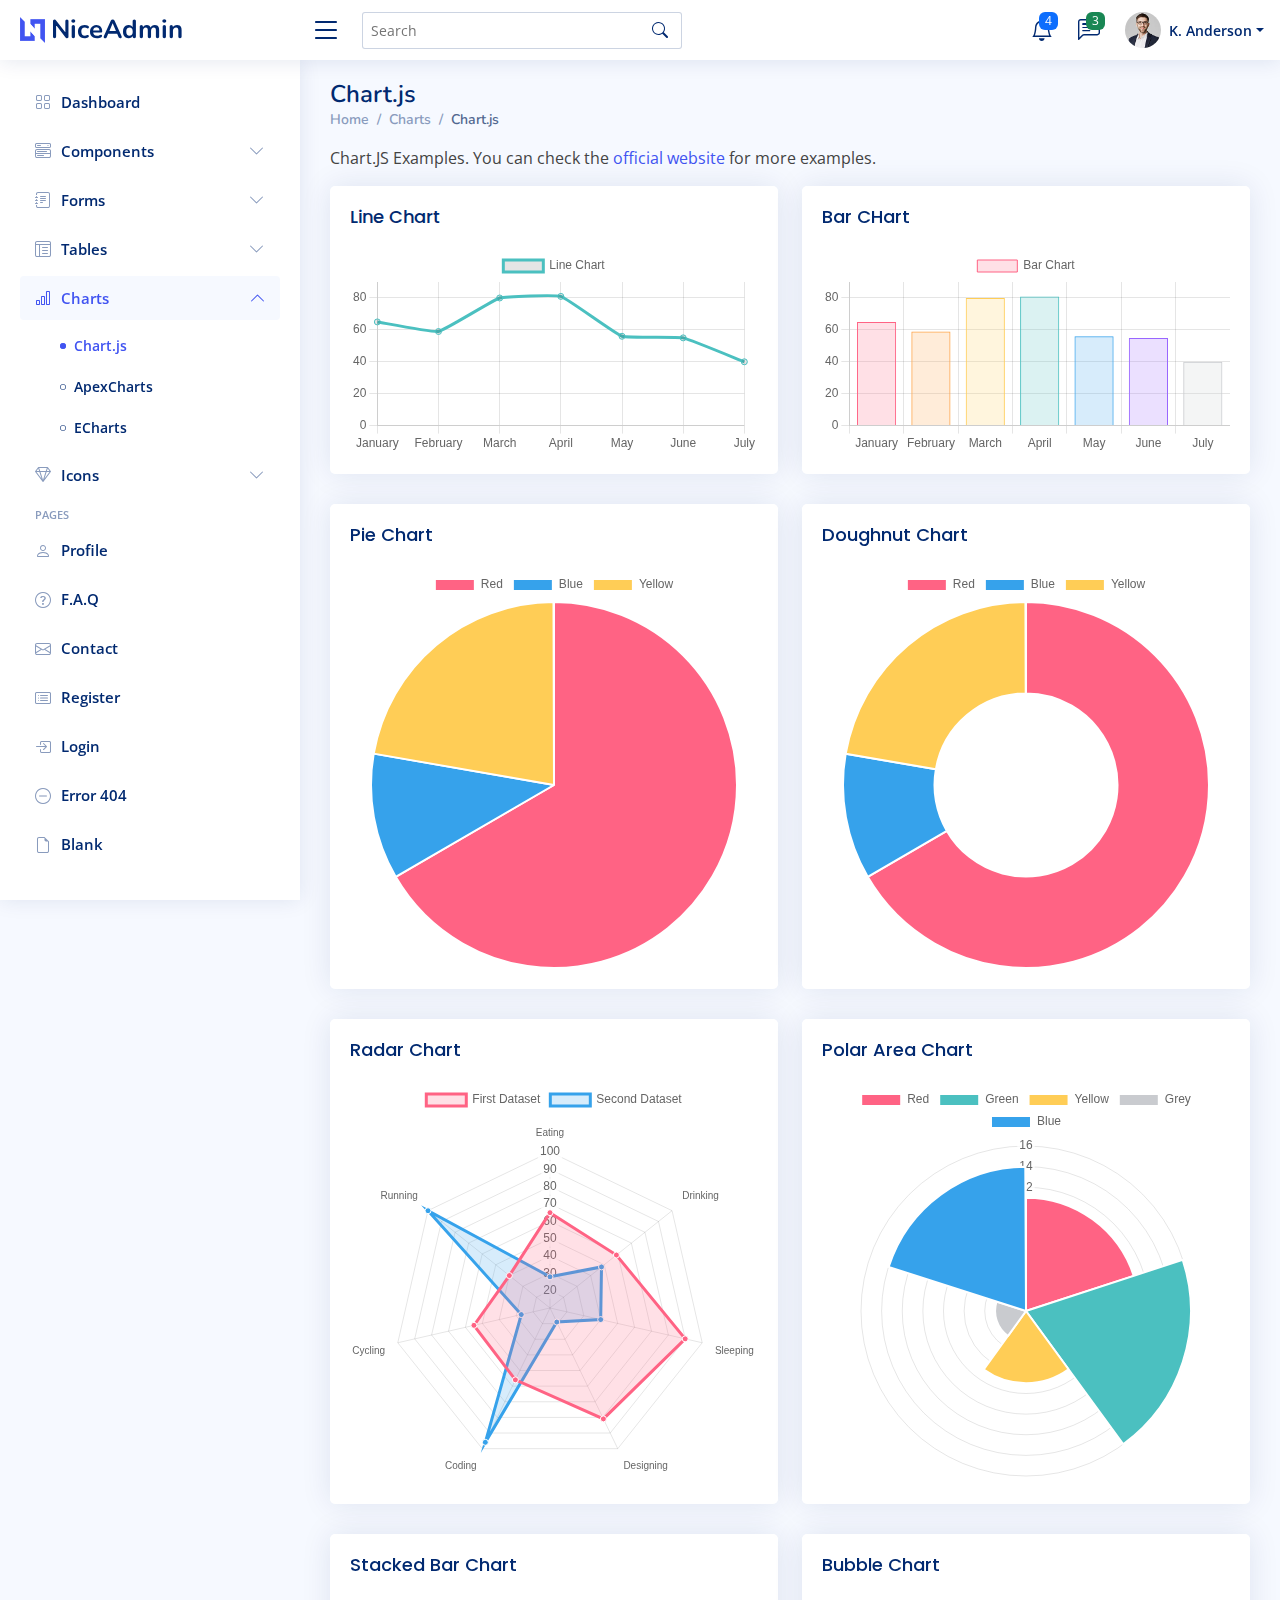
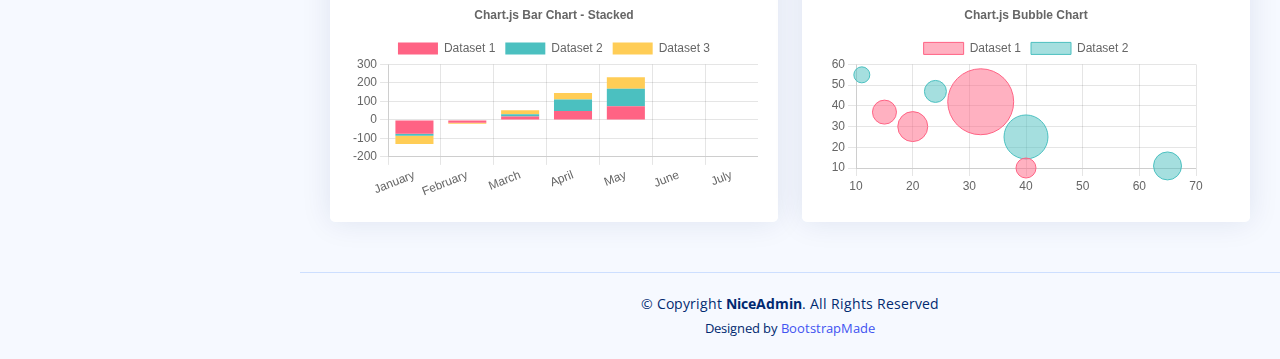
<file: bootstrap/NiceAdmin/charts-chartjs.html>
<!DOCTYPE html>
<html lang="en">

<head>
  <meta charset="utf-8">
  <meta content="width=device-width, initial-scale=1.0" name="viewport">

  <title>Charts / Chart.js - NiceAdmin Bootstrap Template</title>
  <meta content="" name="description">
  <meta content="" name="keywords">

  <!-- Favicons -->
  <link href="assets/img/favicon.png" rel="icon">
  <link href="assets/img/apple-touch-icon.png" rel="apple-touch-icon">

  <!-- Google Fonts -->
  <link href="https://fonts.gstatic.com" rel="preconnect">
  <link href="https://fonts.googleapis.com/css?family=Open+Sans:300,300i,400,400i,600,600i,700,700i|Nunito:300,300i,400,400i,600,600i,700,700i|Poppins:300,300i,400,400i,500,500i,600,600i,700,700i" rel="stylesheet">

  <!-- Vendor CSS Files -->
  <link href="assets/vendor/bootstrap/css/bootstrap.min.css" rel="stylesheet">
  <link href="assets/vendor/bootstrap-icons/bootstrap-icons.css" rel="stylesheet">
  <link href="assets/vendor/boxicons/css/boxicons.min.css" rel="stylesheet">
  <link href="assets/vendor/quill/quill.snow.css" rel="stylesheet">
  <link href="assets/vendor/quill/quill.bubble.css" rel="stylesheet">
  <link href="assets/vendor/remixicon/remixicon.css" rel="stylesheet">
  <link href="assets/vendor/simple-datatables/style.css" rel="stylesheet">

  <!-- Template Main CSS File -->
  <link href="assets/css/style.css" rel="stylesheet">

  <!-- =======================================================
  * Template Name: NiceAdmin
  * Updated: Mar 13 2024 with Bootstrap v5.3.3
  * Template URL: https://bootstrapmade.com/nice-admin-bootstrap-admin-html-template/
  * Author: BootstrapMade.com
  * License: https://bootstrapmade.com/license/
  ======================================================== -->
</head>

<body>

  <!-- ======= Header ======= -->
  <header id="header" class="header fixed-top d-flex align-items-center">

    <div class="d-flex align-items-center justify-content-between">
      <a href="index.html" class="logo d-flex align-items-center">
        <img src="assets/img/logo.png" alt="">
        <span class="d-none d-lg-block">NiceAdmin</span>
      </a>
      <i class="bi bi-list toggle-sidebar-btn"></i>
    </div><!-- End Logo -->

    <div class="search-bar">
      <form class="search-form d-flex align-items-center" method="POST" action="#">
        <input type="text" name="query" placeholder="Search" title="Enter search keyword">
        <button type="submit" title="Search"><i class="bi bi-search"></i></button>
      </form>
    </div><!-- End Search Bar -->

    <nav class="header-nav ms-auto">
      <ul class="d-flex align-items-center">

        <li class="nav-item d-block d-lg-none">
          <a class="nav-link nav-icon search-bar-toggle " href="#">
            <i class="bi bi-search"></i>
          </a>
        </li><!-- End Search Icon-->

        <li class="nav-item dropdown">

          <a class="nav-link nav-icon" href="#" data-bs-toggle="dropdown">
            <i class="bi bi-bell"></i>
            <span class="badge bg-primary badge-number">4</span>
          </a><!-- End Notification Icon -->

          <ul class="dropdown-menu dropdown-menu-end dropdown-menu-arrow notifications">
            <li class="dropdown-header">
              You have 4 new notifications
              <a href="#"><span class="badge rounded-pill bg-primary p-2 ms-2">View all</span></a>
            </li>
            <li>
              <hr class="dropdown-divider">
            </li>

            <li class="notification-item">
              <i class="bi bi-exclamation-circle text-warning"></i>
              <div>
                <h4>Lorem Ipsum</h4>
                <p>Quae dolorem earum veritatis oditseno</p>
                <p>30 min. ago</p>
              </div>
            </li>

            <li>
              <hr class="dropdown-divider">
            </li>

            <li class="notification-item">
              <i class="bi bi-x-circle text-danger"></i>
              <div>
                <h4>Atque rerum nesciunt</h4>
                <p>Quae dolorem earum veritatis oditseno</p>
                <p>1 hr. ago</p>
              </div>
            </li>

            <li>
              <hr class="dropdown-divider">
            </li>

            <li class="notification-item">
              <i class="bi bi-check-circle text-success"></i>
              <div>
                <h4>Sit rerum fuga</h4>
                <p>Quae dolorem earum veritatis oditseno</p>
                <p>2 hrs. ago</p>
              </div>
            </li>

            <li>
              <hr class="dropdown-divider">
            </li>

            <li class="notification-item">
              <i class="bi bi-info-circle text-primary"></i>
              <div>
                <h4>Dicta reprehenderit</h4>
                <p>Quae dolorem earum veritatis oditseno</p>
                <p>4 hrs. ago</p>
              </div>
            </li>

            <li>
              <hr class="dropdown-divider">
            </li>
            <li class="dropdown-footer">
              <a href="#">Show all notifications</a>
            </li>

          </ul><!-- End Notification Dropdown Items -->

        </li><!-- End Notification Nav -->

        <li class="nav-item dropdown">

          <a class="nav-link nav-icon" href="#" data-bs-toggle="dropdown">
            <i class="bi bi-chat-left-text"></i>
            <span class="badge bg-success badge-number">3</span>
          </a><!-- End Messages Icon -->

          <ul class="dropdown-menu dropdown-menu-end dropdown-menu-arrow messages">
            <li class="dropdown-header">
              You have 3 new messages
              <a href="#"><span class="badge rounded-pill bg-primary p-2 ms-2">View all</span></a>
            </li>
            <li>
              <hr class="dropdown-divider">
            </li>

            <li class="message-item">
              <a href="#">
                <img src="assets/img/messages-1.jpg" alt="" class="rounded-circle">
                <div>
                  <h4>Maria Hudson</h4>
                  <p>Velit asperiores et ducimus soluta repudiandae labore officia est ut...</p>
                  <p>4 hrs. ago</p>
                </div>
              </a>
            </li>
            <li>
              <hr class="dropdown-divider">
            </li>

            <li class="message-item">
              <a href="#">
                <img src="assets/img/messages-2.jpg" alt="" class="rounded-circle">
                <div>
                  <h4>Anna Nelson</h4>
                  <p>Velit asperiores et ducimus soluta repudiandae labore officia est ut...</p>
                  <p>6 hrs. ago</p>
                </div>
              </a>
            </li>
            <li>
              <hr class="dropdown-divider">
            </li>

            <li class="message-item">
              <a href="#">
                <img src="assets/img/messages-3.jpg" alt="" class="rounded-circle">
                <div>
                  <h4>David Muldon</h4>
                  <p>Velit asperiores et ducimus soluta repudiandae labore officia est ut...</p>
                  <p>8 hrs. ago</p>
                </div>
              </a>
            </li>
            <li>
              <hr class="dropdown-divider">
            </li>

            <li class="dropdown-footer">
              <a href="#">Show all messages</a>
            </li>

          </ul><!-- End Messages Dropdown Items -->

        </li><!-- End Messages Nav -->

        <li class="nav-item dropdown pe-3">

          <a class="nav-link nav-profile d-flex align-items-center pe-0" href="#" data-bs-toggle="dropdown">
            <img src="assets/img/profile-img.jpg" alt="Profile" class="rounded-circle">
            <span class="d-none d-md-block dropdown-toggle ps-2">K. Anderson</span>
          </a><!-- End Profile Iamge Icon -->

          <ul class="dropdown-menu dropdown-menu-end dropdown-menu-arrow profile">
            <li class="dropdown-header">
              <h6>Kevin Anderson</h6>
              <span>Web Designer</span>
            </li>
            <li>
              <hr class="dropdown-divider">
            </li>

            <li>
              <a class="dropdown-item d-flex align-items-center" href="users-profile.html">
                <i class="bi bi-person"></i>
                <span>My Profile</span>
              </a>
            </li>
            <li>
              <hr class="dropdown-divider">
            </li>

            <li>
              <a class="dropdown-item d-flex align-items-center" href="users-profile.html">
                <i class="bi bi-gear"></i>
                <span>Account Settings</span>
              </a>
            </li>
            <li>
              <hr class="dropdown-divider">
            </li>

            <li>
              <a class="dropdown-item d-flex align-items-center" href="pages-faq.html">
                <i class="bi bi-question-circle"></i>
                <span>Need Help?</span>
              </a>
            </li>
            <li>
              <hr class="dropdown-divider">
            </li>

            <li>
              <a class="dropdown-item d-flex align-items-center" href="#">
                <i class="bi bi-box-arrow-right"></i>
                <span>Sign Out</span>
              </a>
            </li>

          </ul><!-- End Profile Dropdown Items -->
        </li><!-- End Profile Nav -->

      </ul>
    </nav><!-- End Icons Navigation -->

  </header><!-- End Header -->

  <!-- ======= Sidebar ======= -->
  <aside id="sidebar" class="sidebar">

    <ul class="sidebar-nav" id="sidebar-nav">

      <li class="nav-item">
        <a class="nav-link collapsed" href="index.html">
          <i class="bi bi-grid"></i>
          <span>Dashboard</span>
        </a>
      </li><!-- End Dashboard Nav -->

      <li class="nav-item">
        <a class="nav-link collapsed" data-bs-target="#components-nav" data-bs-toggle="collapse" href="#">
          <i class="bi bi-menu-button-wide"></i><span>Components</span><i class="bi bi-chevron-down ms-auto"></i>
        </a>
        <ul id="components-nav" class="nav-content collapse " data-bs-parent="#sidebar-nav">
          <li>
            <a href="components-alerts.html">
              <i class="bi bi-circle"></i><span>Alerts</span>
            </a>
          </li>
          <li>
            <a href="components-accordion.html">
              <i class="bi bi-circle"></i><span>Accordion</span>
            </a>
          </li>
          <li>
            <a href="components-badges.html">
              <i class="bi bi-circle"></i><span>Badges</span>
            </a>
          </li>
          <li>
            <a href="components-breadcrumbs.html">
              <i class="bi bi-circle"></i><span>Breadcrumbs</span>
            </a>
          </li>
          <li>
            <a href="components-buttons.html">
              <i class="bi bi-circle"></i><span>Buttons</span>
            </a>
          </li>
          <li>
            <a href="components-cards.html">
              <i class="bi bi-circle"></i><span>Cards</span>
            </a>
          </li>
          <li>
            <a href="components-carousel.html">
              <i class="bi bi-circle"></i><span>Carousel</span>
            </a>
          </li>
          <li>
            <a href="components-list-group.html">
              <i class="bi bi-circle"></i><span>List group</span>
            </a>
          </li>
          <li>
            <a href="components-modal.html">
              <i class="bi bi-circle"></i><span>Modal</span>
            </a>
          </li>
          <li>
            <a href="components-tabs.html">
              <i class="bi bi-circle"></i><span>Tabs</span>
            </a>
          </li>
          <li>
            <a href="components-pagination.html">
              <i class="bi bi-circle"></i><span>Pagination</span>
            </a>
          </li>
          <li>
            <a href="components-progress.html">
              <i class="bi bi-circle"></i><span>Progress</span>
            </a>
          </li>
          <li>
            <a href="components-spinners.html">
              <i class="bi bi-circle"></i><span>Spinners</span>
            </a>
          </li>
          <li>
            <a href="components-tooltips.html">
              <i class="bi bi-circle"></i><span>Tooltips</span>
            </a>
          </li>
        </ul>
      </li><!-- End Components Nav -->

      <li class="nav-item">
        <a class="nav-link collapsed" data-bs-target="#forms-nav" data-bs-toggle="collapse" href="#">
          <i class="bi bi-journal-text"></i><span>Forms</span><i class="bi bi-chevron-down ms-auto"></i>
        </a>
        <ul id="forms-nav" class="nav-content collapse " data-bs-parent="#sidebar-nav">
          <li>
            <a href="forms-elements.html">
              <i class="bi bi-circle"></i><span>Form Elements</span>
            </a>
          </li>
          <li>
            <a href="forms-layouts.html">
              <i class="bi bi-circle"></i><span>Form Layouts</span>
            </a>
          </li>
          <li>
            <a href="forms-editors.html">
              <i class="bi bi-circle"></i><span>Form Editors</span>
            </a>
          </li>
          <li>
            <a href="forms-validation.html">
              <i class="bi bi-circle"></i><span>Form Validation</span>
            </a>
          </li>
        </ul>
      </li><!-- End Forms Nav -->

      <li class="nav-item">
        <a class="nav-link collapsed" data-bs-target="#tables-nav" data-bs-toggle="collapse" href="#">
          <i class="bi bi-layout-text-window-reverse"></i><span>Tables</span><i class="bi bi-chevron-down ms-auto"></i>
        </a>
        <ul id="tables-nav" class="nav-content collapse " data-bs-parent="#sidebar-nav">
          <li>
            <a href="tables-general.html">
              <i class="bi bi-circle"></i><span>General Tables</span>
            </a>
          </li>
          <li>
            <a href="tables-data.html">
              <i class="bi bi-circle"></i><span>Data Tables</span>
            </a>
          </li>
        </ul>
      </li><!-- End Tables Nav -->

      <li class="nav-item">
        <a class="nav-link " data-bs-target="#charts-nav" data-bs-toggle="collapse" href="#">
          <i class="bi bi-bar-chart"></i><span>Charts</span><i class="bi bi-chevron-down ms-auto"></i>
        </a>
        <ul id="charts-nav" class="nav-content collapse show" data-bs-parent="#sidebar-nav">
          <li>
            <a href="charts-chartjs.html" class="active">
              <i class="bi bi-circle"></i><span>Chart.js</span>
            </a>
          </li>
          <li>
            <a href="charts-apexcharts.html">
              <i class="bi bi-circle"></i><span>ApexCharts</span>
            </a>
          </li>
          <li>
            <a href="charts-echarts.html">
              <i class="bi bi-circle"></i><span>ECharts</span>
            </a>
          </li>
        </ul>
      </li><!-- End Charts Nav -->

      <li class="nav-item">
        <a class="nav-link collapsed" data-bs-target="#icons-nav" data-bs-toggle="collapse" href="#">
          <i class="bi bi-gem"></i><span>Icons</span><i class="bi bi-chevron-down ms-auto"></i>
        </a>
        <ul id="icons-nav" class="nav-content collapse " data-bs-parent="#sidebar-nav">
          <li>
            <a href="icons-bootstrap.html">
              <i class="bi bi-circle"></i><span>Bootstrap Icons</span>
            </a>
          </li>
          <li>
            <a href="icons-remix.html">
              <i class="bi bi-circle"></i><span>Remix Icons</span>
            </a>
          </li>
          <li>
            <a href="icons-boxicons.html">
              <i class="bi bi-circle"></i><span>Boxicons</span>
            </a>
          </li>
        </ul>
      </li><!-- End Icons Nav -->

      <li class="nav-heading">Pages</li>

      <li class="nav-item">
        <a class="nav-link collapsed" href="users-profile.html">
          <i class="bi bi-person"></i>
          <span>Profile</span>
        </a>
      </li><!-- End Profile Page Nav -->

      <li class="nav-item">
        <a class="nav-link collapsed" href="pages-faq.html">
          <i class="bi bi-question-circle"></i>
          <span>F.A.Q</span>
        </a>
      </li><!-- End F.A.Q Page Nav -->

      <li class="nav-item">
        <a class="nav-link collapsed" href="pages-contact.html">
          <i class="bi bi-envelope"></i>
          <span>Contact</span>
        </a>
      </li><!-- End Contact Page Nav -->

      <li class="nav-item">
        <a class="nav-link collapsed" href="pages-register.html">
          <i class="bi bi-card-list"></i>
          <span>Register</span>
        </a>
      </li><!-- End Register Page Nav -->

      <li class="nav-item">
        <a class="nav-link collapsed" href="pages-login.html">
          <i class="bi bi-box-arrow-in-right"></i>
          <span>Login</span>
        </a>
      </li><!-- End Login Page Nav -->

      <li class="nav-item">
        <a class="nav-link collapsed" href="pages-error-404.html">
          <i class="bi bi-dash-circle"></i>
          <span>Error 404</span>
        </a>
      </li><!-- End Error 404 Page Nav -->

      <li class="nav-item">
        <a class="nav-link collapsed" href="pages-blank.html">
          <i class="bi bi-file-earmark"></i>
          <span>Blank</span>
        </a>
      </li><!-- End Blank Page Nav -->

    </ul>

  </aside><!-- End Sidebar-->

  <main id="main" class="main">

    <div class="pagetitle">
      <h1>Chart.js</h1>
      <nav>
        <ol class="breadcrumb">
          <li class="breadcrumb-item"><a href="index.html">Home</a></li>
          <li class="breadcrumb-item">Charts</li>
          <li class="breadcrumb-item active">Chart.js</li>
        </ol>
      </nav>
    </div><!-- End Page Title -->

    <p>Chart.JS Examples. You can check the <a href="https://www.chartjs.org/docs/latest/samples/" target="_blank">official website</a> for more examples.</p>

    <section class="section">
      <div class="row">

        <div class="col-lg-6">
          <div class="card">
            <div class="card-body">
              <h5 class="card-title">Line Chart</h5>

              <!-- Line Chart -->
              <canvas id="lineChart" style="max-height: 400px;"></canvas>
              <script>
                document.addEventListener("DOMContentLoaded", () => {
                  new Chart(document.querySelector('#lineChart'), {
                    type: 'line',
                    data: {
                      labels: ['January', 'February', 'March', 'April', 'May', 'June', 'July'],
                      datasets: [{
                        label: 'Line Chart',
                        data: [65, 59, 80, 81, 56, 55, 40],
                        fill: false,
                        borderColor: 'rgb(75, 192, 192)',
                        tension: 0.1
                      }]
                    },
                    options: {
                      scales: {
                        y: {
                          beginAtZero: true
                        }
                      }
                    }
                  });
                });
              </script>
              <!-- End Line CHart -->

            </div>
          </div>
        </div>

        <div class="col-lg-6">
          <div class="card">
            <div class="card-body">
              <h5 class="card-title">Bar CHart</h5>

              <!-- Bar Chart -->
              <canvas id="barChart" style="max-height: 400px;"></canvas>
              <script>
                document.addEventListener("DOMContentLoaded", () => {
                  new Chart(document.querySelector('#barChart'), {
                    type: 'bar',
                    data: {
                      labels: ['January', 'February', 'March', 'April', 'May', 'June', 'July'],
                      datasets: [{
                        label: 'Bar Chart',
                        data: [65, 59, 80, 81, 56, 55, 40],
                        backgroundColor: [
                          'rgba(255, 99, 132, 0.2)',
                          'rgba(255, 159, 64, 0.2)',
                          'rgba(255, 205, 86, 0.2)',
                          'rgba(75, 192, 192, 0.2)',
                          'rgba(54, 162, 235, 0.2)',
                          'rgba(153, 102, 255, 0.2)',
                          'rgba(201, 203, 207, 0.2)'
                        ],
                        borderColor: [
                          'rgb(255, 99, 132)',
                          'rgb(255, 159, 64)',
                          'rgb(255, 205, 86)',
                          'rgb(75, 192, 192)',
                          'rgb(54, 162, 235)',
                          'rgb(153, 102, 255)',
                          'rgb(201, 203, 207)'
                        ],
                        borderWidth: 1
                      }]
                    },
                    options: {
                      scales: {
                        y: {
                          beginAtZero: true
                        }
                      }
                    }
                  });
                });
              </script>
              <!-- End Bar CHart -->

            </div>
          </div>
        </div>

        <div class="col-lg-6">
          <div class="card">
            <div class="card-body">
              <h5 class="card-title">Pie Chart</h5>

              <!-- Pie Chart -->
              <canvas id="pieChart" style="max-height: 400px;"></canvas>
              <script>
                document.addEventListener("DOMContentLoaded", () => {
                  new Chart(document.querySelector('#pieChart'), {
                    type: 'pie',
                    data: {
                      labels: [
                        'Red',
                        'Blue',
                        'Yellow'
                      ],
                      datasets: [{
                        label: 'My First Dataset',
                        data: [300, 50, 100],
                        backgroundColor: [
                          'rgb(255, 99, 132)',
                          'rgb(54, 162, 235)',
                          'rgb(255, 205, 86)'
                        ],
                        hoverOffset: 4
                      }]
                    }
                  });
                });
              </script>
              <!-- End Pie CHart -->

            </div>
          </div>
        </div>

        <div class="col-lg-6">
          <div class="card">
            <div class="card-body">
              <h5 class="card-title">Doughnut Chart</h5>

              <!-- Doughnut Chart -->
              <canvas id="doughnutChart" style="max-height: 400px;"></canvas>
              <script>
                document.addEventListener("DOMContentLoaded", () => {
                  new Chart(document.querySelector('#doughnutChart'), {
                    type: 'doughnut',
                    data: {
                      labels: [
                        'Red',
                        'Blue',
                        'Yellow'
                      ],
                      datasets: [{
                        label: 'My First Dataset',
                        data: [300, 50, 100],
                        backgroundColor: [
                          'rgb(255, 99, 132)',
                          'rgb(54, 162, 235)',
                          'rgb(255, 205, 86)'
                        ],
                        hoverOffset: 4
                      }]
                    }
                  });
                });
              </script>
              <!-- End Doughnut CHart -->

            </div>
          </div>
        </div>

        <div class="col-lg-6">
          <div class="card">
            <div class="card-body">
              <h5 class="card-title">Radar Chart</h5>

              <!-- Radar Chart -->
              <canvas id="radarChart" style="max-height: 400px;"></canvas>
              <script>
                document.addEventListener("DOMContentLoaded", () => {
                  new Chart(document.querySelector('#radarChart'), {
                    type: 'radar',
                    data: {
                      labels: [
                        'Eating',
                        'Drinking',
                        'Sleeping',
                        'Designing',
                        'Coding',
                        'Cycling',
                        'Running'
                      ],
                      datasets: [{
                        label: 'First Dataset',
                        data: [65, 59, 90, 81, 56, 55, 40],
                        fill: true,
                        backgroundColor: 'rgba(255, 99, 132, 0.2)',
                        borderColor: 'rgb(255, 99, 132)',
                        pointBackgroundColor: 'rgb(255, 99, 132)',
                        pointBorderColor: '#fff',
                        pointHoverBackgroundColor: '#fff',
                        pointHoverBorderColor: 'rgb(255, 99, 132)'
                      }, {
                        label: 'Second Dataset',
                        data: [28, 48, 40, 19, 96, 27, 100],
                        fill: true,
                        backgroundColor: 'rgba(54, 162, 235, 0.2)',
                        borderColor: 'rgb(54, 162, 235)',
                        pointBackgroundColor: 'rgb(54, 162, 235)',
                        pointBorderColor: '#fff',
                        pointHoverBackgroundColor: '#fff',
                        pointHoverBorderColor: 'rgb(54, 162, 235)'
                      }]
                    },
                    options: {
                      elements: {
                        line: {
                          borderWidth: 3
                        }
                      }
                    }
                  });
                });
              </script>
              <!-- End Radar CHart -->

            </div>
          </div>
        </div>

        <div class="col-lg-6">
          <div class="card">
            <div class="card-body">
              <h5 class="card-title">Polar Area Chart</h5>

              <!-- Polar Area Chart -->
              <canvas id="polarAreaChart" style="max-height: 400px;"></canvas>
              <script>
                document.addEventListener("DOMContentLoaded", () => {
                  new Chart(document.querySelector('#polarAreaChart'), {
                    type: 'polarArea',
                    data: {
                      labels: [
                        'Red',
                        'Green',
                        'Yellow',
                        'Grey',
                        'Blue'
                      ],
                      datasets: [{
                        label: 'My First Dataset',
                        data: [11, 16, 7, 3, 14],
                        backgroundColor: [
                          'rgb(255, 99, 132)',
                          'rgb(75, 192, 192)',
                          'rgb(255, 205, 86)',
                          'rgb(201, 203, 207)',
                          'rgb(54, 162, 235)'
                        ]
                      }]
                    }
                  });
                });
              </script>
              <!-- End Polar Area Chart -->

            </div>
          </div>
        </div>

        <div class="col-lg-6">
          <div class="card">
            <div class="card-body">
              <h5 class="card-title">Stacked Bar Chart</h5>

              <!-- Stacked Bar Chart -->
              <canvas id="stakedBarChart" style="max-height: 400px;"></canvas>
              <script>
                document.addEventListener("DOMContentLoaded", () => {
                  new Chart(document.querySelector('#stakedBarChart'), {
                    type: 'bar',
                    data: {
                      labels: ['January', 'February', 'March', 'April', 'May', 'June', 'July'],
                      datasets: [{
                          label: 'Dataset 1',
                          data: [-75, -15, 18, 48, 74],
                          backgroundColor: 'rgb(255, 99, 132)',
                        },
                        {
                          label: 'Dataset 2',
                          data: [-11, -1, 12, 62, 95],
                          backgroundColor: 'rgb(75, 192, 192)',
                        },
                        {
                          label: 'Dataset 3',
                          data: [-44, -5, 22, 35, 62],
                          backgroundColor: 'rgb(255, 205, 86)',
                        },
                      ]
                    },
                    options: {
                      plugins: {
                        title: {
                          display: true,
                          text: 'Chart.js Bar Chart - Stacked'
                        },
                      },
                      responsive: true,
                      scales: {
                        x: {
                          stacked: true,
                        },
                        y: {
                          stacked: true
                        }
                      }
                    }
                  });
                });
              </script>
              <!-- End Stacked Bar Chart -->

            </div>
          </div>
        </div>

        <div class="col-lg-6">
          <div class="card">
            <div class="card-body">
              <h5 class="card-title">Bubble Chart</h5>

              <!-- Bubble Chart -->
              <canvas id="bubbleChart" style="max-height: 400px;"></canvas>
              <script>
                document.addEventListener("DOMContentLoaded", () => {
                  new Chart(document.querySelector('#bubbleChart'), {
                    type: 'bubble',
                    data: {
                      labels: ['January', 'February', 'March', 'April', 'May', 'June', 'July'],
                      datasets: [{
                          label: 'Dataset 1',
                          data: [{
                              x: 20,
                              y: 30,
                              r: 15
                            },
                            {
                              x: 40,
                              y: 10,
                              r: 10
                            },
                            {
                              x: 15,
                              y: 37,
                              r: 12
                            },
                            {
                              x: 32,
                              y: 42,
                              r: 33
                            }
                          ],
                          borderColor: 'rgb(255, 99, 132)',
                          backgroundColor: 'rgba(255, 99, 132, 0.5)'
                        },
                        {
                          label: 'Dataset 2',
                          data: [{
                              x: 40,
                              y: 25,
                              r: 22
                            },
                            {
                              x: 24,
                              y: 47,
                              r: 11
                            },
                            {
                              x: 65,
                              y: 11,
                              r: 14
                            },
                            {
                              x: 11,
                              y: 55,
                              r: 8
                            }
                          ],
                          borderColor: 'rgb(75, 192, 192)',
                          backgroundColor: 'rgba(75, 192, 192, 0.5)'
                        }
                      ]
                    },
                    options: {
                      responsive: true,
                      plugins: {
                        legend: {
                          position: 'top',
                        },
                        title: {
                          display: true,
                          text: 'Chart.js Bubble Chart'
                        }
                      }
                    }
                  });
                });
              </script>
              <!-- End Bubble Chart -->

            </div>
          </div>
        </div>

      </div>
    </section>

  </main><!-- End #main -->

  <!-- ======= Footer ======= -->
  <footer id="footer" class="footer">
    <div class="copyright">
      &copy; Copyright <strong><span>NiceAdmin</span></strong>. All Rights Reserved
    </div>
    <div class="credits">
      <!-- All the links in the footer should remain intact. -->
      <!-- You can delete the links only if you purchased the pro version. -->
      <!-- Licensing information: https://bootstrapmade.com/license/ -->
      <!-- Purchase the pro version with working PHP/AJAX contact form: https://bootstrapmade.com/nice-admin-bootstrap-admin-html-template/ -->
      Designed by <a href="https://bootstrapmade.com/">BootstrapMade</a>
    </div>
  </footer><!-- End Footer -->

  <a href="#" class="back-to-top d-flex align-items-center justify-content-center"><i class="bi bi-arrow-up-short"></i></a>

  <!-- Vendor JS Files -->
  <script src="assets/vendor/apexcharts/apexcharts.min.js"></script>
  <script src="assets/vendor/bootstrap/js/bootstrap.bundle.min.js"></script>
  <script src="assets/vendor/chart.js/chart.umd.js"></script>
  <script src="assets/vendor/echarts/echarts.min.js"></script>
  <script src="assets/vendor/quill/quill.min.js"></script>
  <script src="assets/vendor/simple-datatables/simple-datatables.js"></script>
  <script src="assets/vendor/tinymce/tinymce.min.js"></script>
  <script src="assets/vendor/php-email-form/validate.js"></script>

  <!-- Template Main JS File -->
  <script src="assets/js/main.js"></script>

</body>

</html>
</file>
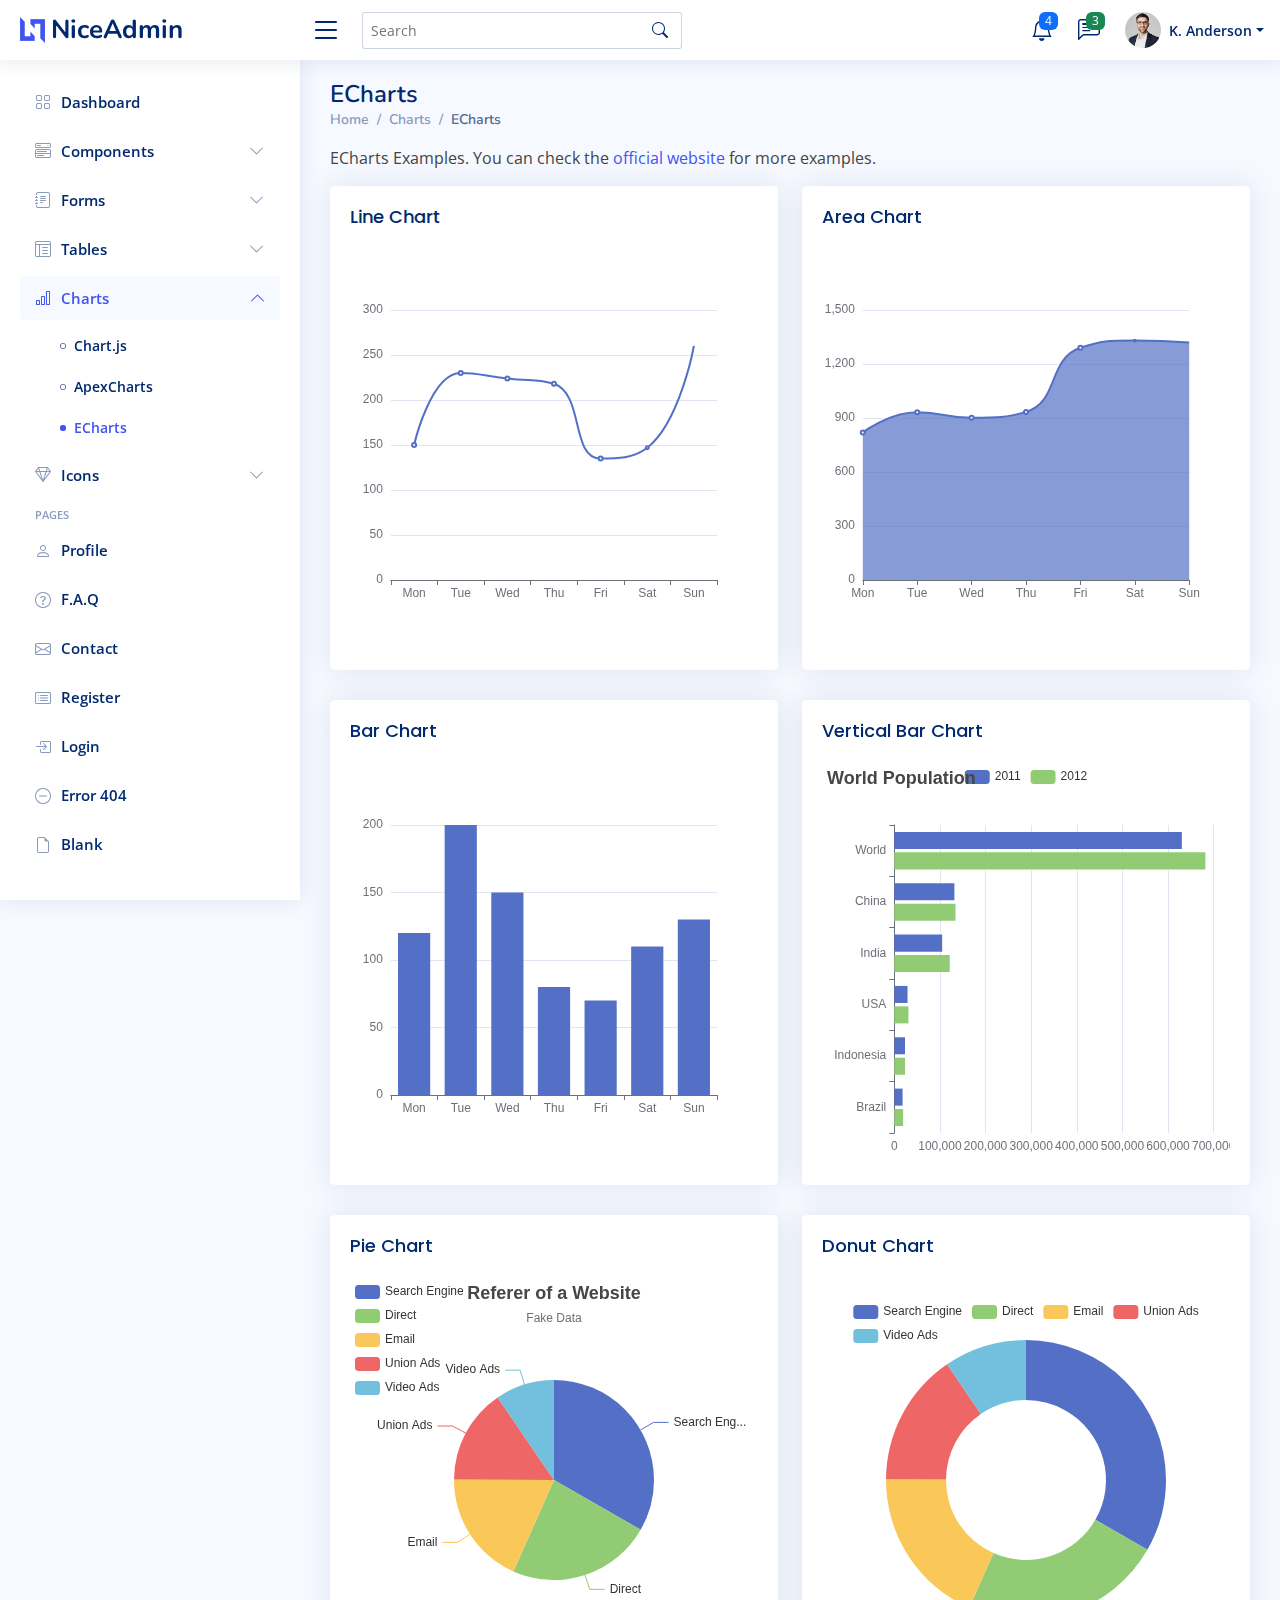
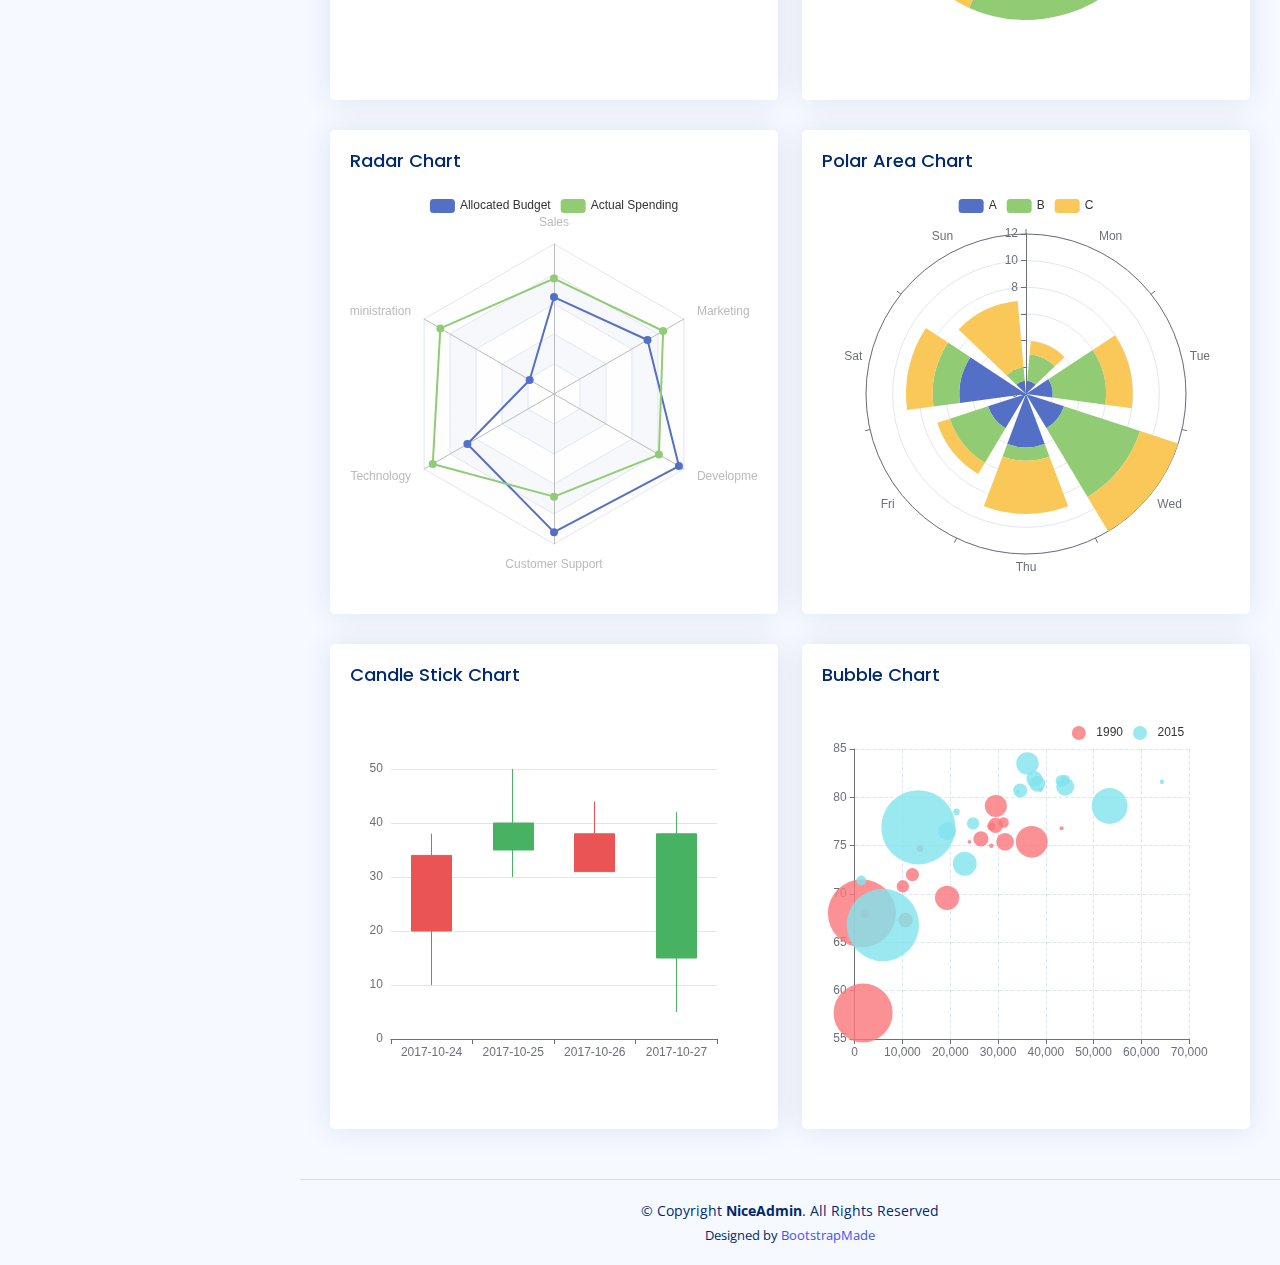
<file: bootstrap/NiceAdmin/charts-echarts.html>
<!DOCTYPE html>
<html lang="en">

<head>
  <meta charset="utf-8">
  <meta content="width=device-width, initial-scale=1.0" name="viewport">

  <title>Charts / ECharts - NiceAdmin Bootstrap Template</title>
  <meta content="" name="description">
  <meta content="" name="keywords">

  <!-- Favicons -->
  <link href="assets/img/favicon.png" rel="icon">
  <link href="assets/img/apple-touch-icon.png" rel="apple-touch-icon">

  <!-- Google Fonts -->
  <link href="https://fonts.gstatic.com" rel="preconnect">
  <link href="https://fonts.googleapis.com/css?family=Open+Sans:300,300i,400,400i,600,600i,700,700i|Nunito:300,300i,400,400i,600,600i,700,700i|Poppins:300,300i,400,400i,500,500i,600,600i,700,700i" rel="stylesheet">

  <!-- Vendor CSS Files -->
  <link href="assets/vendor/bootstrap/css/bootstrap.min.css" rel="stylesheet">
  <link href="assets/vendor/bootstrap-icons/bootstrap-icons.css" rel="stylesheet">
  <link href="assets/vendor/boxicons/css/boxicons.min.css" rel="stylesheet">
  <link href="assets/vendor/quill/quill.snow.css" rel="stylesheet">
  <link href="assets/vendor/quill/quill.bubble.css" rel="stylesheet">
  <link href="assets/vendor/remixicon/remixicon.css" rel="stylesheet">
  <link href="assets/vendor/simple-datatables/style.css" rel="stylesheet">

  <!-- Template Main CSS File -->
  <link href="assets/css/style.css" rel="stylesheet">

  <!-- =======================================================
  * Template Name: NiceAdmin
  * Updated: Mar 13 2024 with Bootstrap v5.3.3
  * Template URL: https://bootstrapmade.com/nice-admin-bootstrap-admin-html-template/
  * Author: BootstrapMade.com
  * License: https://bootstrapmade.com/license/
  ======================================================== -->
</head>

<body>

  <!-- ======= Header ======= -->
  <header id="header" class="header fixed-top d-flex align-items-center">

    <div class="d-flex align-items-center justify-content-between">
      <a href="index.html" class="logo d-flex align-items-center">
        <img src="assets/img/logo.png" alt="">
        <span class="d-none d-lg-block">NiceAdmin</span>
      </a>
      <i class="bi bi-list toggle-sidebar-btn"></i>
    </div><!-- End Logo -->

    <div class="search-bar">
      <form class="search-form d-flex align-items-center" method="POST" action="#">
        <input type="text" name="query" placeholder="Search" title="Enter search keyword">
        <button type="submit" title="Search"><i class="bi bi-search"></i></button>
      </form>
    </div><!-- End Search Bar -->

    <nav class="header-nav ms-auto">
      <ul class="d-flex align-items-center">

        <li class="nav-item d-block d-lg-none">
          <a class="nav-link nav-icon search-bar-toggle " href="#">
            <i class="bi bi-search"></i>
          </a>
        </li><!-- End Search Icon-->

        <li class="nav-item dropdown">

          <a class="nav-link nav-icon" href="#" data-bs-toggle="dropdown">
            <i class="bi bi-bell"></i>
            <span class="badge bg-primary badge-number">4</span>
          </a><!-- End Notification Icon -->

          <ul class="dropdown-menu dropdown-menu-end dropdown-menu-arrow notifications">
            <li class="dropdown-header">
              You have 4 new notifications
              <a href="#"><span class="badge rounded-pill bg-primary p-2 ms-2">View all</span></a>
            </li>
            <li>
              <hr class="dropdown-divider">
            </li>

            <li class="notification-item">
              <i class="bi bi-exclamation-circle text-warning"></i>
              <div>
                <h4>Lorem Ipsum</h4>
                <p>Quae dolorem earum veritatis oditseno</p>
                <p>30 min. ago</p>
              </div>
            </li>

            <li>
              <hr class="dropdown-divider">
            </li>

            <li class="notification-item">
              <i class="bi bi-x-circle text-danger"></i>
              <div>
                <h4>Atque rerum nesciunt</h4>
                <p>Quae dolorem earum veritatis oditseno</p>
                <p>1 hr. ago</p>
              </div>
            </li>

            <li>
              <hr class="dropdown-divider">
            </li>

            <li class="notification-item">
              <i class="bi bi-check-circle text-success"></i>
              <div>
                <h4>Sit rerum fuga</h4>
                <p>Quae dolorem earum veritatis oditseno</p>
                <p>2 hrs. ago</p>
              </div>
            </li>

            <li>
              <hr class="dropdown-divider">
            </li>

            <li class="notification-item">
              <i class="bi bi-info-circle text-primary"></i>
              <div>
                <h4>Dicta reprehenderit</h4>
                <p>Quae dolorem earum veritatis oditseno</p>
                <p>4 hrs. ago</p>
              </div>
            </li>

            <li>
              <hr class="dropdown-divider">
            </li>
            <li class="dropdown-footer">
              <a href="#">Show all notifications</a>
            </li>

          </ul><!-- End Notification Dropdown Items -->

        </li><!-- End Notification Nav -->

        <li class="nav-item dropdown">

          <a class="nav-link nav-icon" href="#" data-bs-toggle="dropdown">
            <i class="bi bi-chat-left-text"></i>
            <span class="badge bg-success badge-number">3</span>
          </a><!-- End Messages Icon -->

          <ul class="dropdown-menu dropdown-menu-end dropdown-menu-arrow messages">
            <li class="dropdown-header">
              You have 3 new messages
              <a href="#"><span class="badge rounded-pill bg-primary p-2 ms-2">View all</span></a>
            </li>
            <li>
              <hr class="dropdown-divider">
            </li>

            <li class="message-item">
              <a href="#">
                <img src="assets/img/messages-1.jpg" alt="" class="rounded-circle">
                <div>
                  <h4>Maria Hudson</h4>
                  <p>Velit asperiores et ducimus soluta repudiandae labore officia est ut...</p>
                  <p>4 hrs. ago</p>
                </div>
              </a>
            </li>
            <li>
              <hr class="dropdown-divider">
            </li>

            <li class="message-item">
              <a href="#">
                <img src="assets/img/messages-2.jpg" alt="" class="rounded-circle">
                <div>
                  <h4>Anna Nelson</h4>
                  <p>Velit asperiores et ducimus soluta repudiandae labore officia est ut...</p>
                  <p>6 hrs. ago</p>
                </div>
              </a>
            </li>
            <li>
              <hr class="dropdown-divider">
            </li>

            <li class="message-item">
              <a href="#">
                <img src="assets/img/messages-3.jpg" alt="" class="rounded-circle">
                <div>
                  <h4>David Muldon</h4>
                  <p>Velit asperiores et ducimus soluta repudiandae labore officia est ut...</p>
                  <p>8 hrs. ago</p>
                </div>
              </a>
            </li>
            <li>
              <hr class="dropdown-divider">
            </li>

            <li class="dropdown-footer">
              <a href="#">Show all messages</a>
            </li>

          </ul><!-- End Messages Dropdown Items -->

        </li><!-- End Messages Nav -->

        <li class="nav-item dropdown pe-3">

          <a class="nav-link nav-profile d-flex align-items-center pe-0" href="#" data-bs-toggle="dropdown">
            <img src="assets/img/profile-img.jpg" alt="Profile" class="rounded-circle">
            <span class="d-none d-md-block dropdown-toggle ps-2">K. Anderson</span>
          </a><!-- End Profile Iamge Icon -->

          <ul class="dropdown-menu dropdown-menu-end dropdown-menu-arrow profile">
            <li class="dropdown-header">
              <h6>Kevin Anderson</h6>
              <span>Web Designer</span>
            </li>
            <li>
              <hr class="dropdown-divider">
            </li>

            <li>
              <a class="dropdown-item d-flex align-items-center" href="users-profile.html">
                <i class="bi bi-person"></i>
                <span>My Profile</span>
              </a>
            </li>
            <li>
              <hr class="dropdown-divider">
            </li>

            <li>
              <a class="dropdown-item d-flex align-items-center" href="users-profile.html">
                <i class="bi bi-gear"></i>
                <span>Account Settings</span>
              </a>
            </li>
            <li>
              <hr class="dropdown-divider">
            </li>

            <li>
              <a class="dropdown-item d-flex align-items-center" href="pages-faq.html">
                <i class="bi bi-question-circle"></i>
                <span>Need Help?</span>
              </a>
            </li>
            <li>
              <hr class="dropdown-divider">
            </li>

            <li>
              <a class="dropdown-item d-flex align-items-center" href="#">
                <i class="bi bi-box-arrow-right"></i>
                <span>Sign Out</span>
              </a>
            </li>

          </ul><!-- End Profile Dropdown Items -->
        </li><!-- End Profile Nav -->

      </ul>
    </nav><!-- End Icons Navigation -->

  </header><!-- End Header -->

  <!-- ======= Sidebar ======= -->
  <aside id="sidebar" class="sidebar">

    <ul class="sidebar-nav" id="sidebar-nav">

      <li class="nav-item">
        <a class="nav-link collapsed" href="index.html">
          <i class="bi bi-grid"></i>
          <span>Dashboard</span>
        </a>
      </li><!-- End Dashboard Nav -->

      <li class="nav-item">
        <a class="nav-link collapsed" data-bs-target="#components-nav" data-bs-toggle="collapse" href="#">
          <i class="bi bi-menu-button-wide"></i><span>Components</span><i class="bi bi-chevron-down ms-auto"></i>
        </a>
        <ul id="components-nav" class="nav-content collapse " data-bs-parent="#sidebar-nav">
          <li>
            <a href="components-alerts.html">
              <i class="bi bi-circle"></i><span>Alerts</span>
            </a>
          </li>
          <li>
            <a href="components-accordion.html">
              <i class="bi bi-circle"></i><span>Accordion</span>
            </a>
          </li>
          <li>
            <a href="components-badges.html">
              <i class="bi bi-circle"></i><span>Badges</span>
            </a>
          </li>
          <li>
            <a href="components-breadcrumbs.html">
              <i class="bi bi-circle"></i><span>Breadcrumbs</span>
            </a>
          </li>
          <li>
            <a href="components-buttons.html">
              <i class="bi bi-circle"></i><span>Buttons</span>
            </a>
          </li>
          <li>
            <a href="components-cards.html">
              <i class="bi bi-circle"></i><span>Cards</span>
            </a>
          </li>
          <li>
            <a href="components-carousel.html">
              <i class="bi bi-circle"></i><span>Carousel</span>
            </a>
          </li>
          <li>
            <a href="components-list-group.html">
              <i class="bi bi-circle"></i><span>List group</span>
            </a>
          </li>
          <li>
            <a href="components-modal.html">
              <i class="bi bi-circle"></i><span>Modal</span>
            </a>
          </li>
          <li>
            <a href="components-tabs.html">
              <i class="bi bi-circle"></i><span>Tabs</span>
            </a>
          </li>
          <li>
            <a href="components-pagination.html">
              <i class="bi bi-circle"></i><span>Pagination</span>
            </a>
          </li>
          <li>
            <a href="components-progress.html">
              <i class="bi bi-circle"></i><span>Progress</span>
            </a>
          </li>
          <li>
            <a href="components-spinners.html">
              <i class="bi bi-circle"></i><span>Spinners</span>
            </a>
          </li>
          <li>
            <a href="components-tooltips.html">
              <i class="bi bi-circle"></i><span>Tooltips</span>
            </a>
          </li>
        </ul>
      </li><!-- End Components Nav -->

      <li class="nav-item">
        <a class="nav-link collapsed" data-bs-target="#forms-nav" data-bs-toggle="collapse" href="#">
          <i class="bi bi-journal-text"></i><span>Forms</span><i class="bi bi-chevron-down ms-auto"></i>
        </a>
        <ul id="forms-nav" class="nav-content collapse " data-bs-parent="#sidebar-nav">
          <li>
            <a href="forms-elements.html">
              <i class="bi bi-circle"></i><span>Form Elements</span>
            </a>
          </li>
          <li>
            <a href="forms-layouts.html">
              <i class="bi bi-circle"></i><span>Form Layouts</span>
            </a>
          </li>
          <li>
            <a href="forms-editors.html">
              <i class="bi bi-circle"></i><span>Form Editors</span>
            </a>
          </li>
          <li>
            <a href="forms-validation.html">
              <i class="bi bi-circle"></i><span>Form Validation</span>
            </a>
          </li>
        </ul>
      </li><!-- End Forms Nav -->

      <li class="nav-item">
        <a class="nav-link collapsed" data-bs-target="#tables-nav" data-bs-toggle="collapse" href="#">
          <i class="bi bi-layout-text-window-reverse"></i><span>Tables</span><i class="bi bi-chevron-down ms-auto"></i>
        </a>
        <ul id="tables-nav" class="nav-content collapse " data-bs-parent="#sidebar-nav">
          <li>
            <a href="tables-general.html">
              <i class="bi bi-circle"></i><span>General Tables</span>
            </a>
          </li>
          <li>
            <a href="tables-data.html">
              <i class="bi bi-circle"></i><span>Data Tables</span>
            </a>
          </li>
        </ul>
      </li><!-- End Tables Nav -->

      <li class="nav-item">
        <a class="nav-link " data-bs-target="#charts-nav" data-bs-toggle="collapse" href="#">
          <i class="bi bi-bar-chart"></i><span>Charts</span><i class="bi bi-chevron-down ms-auto"></i>
        </a>
        <ul id="charts-nav" class="nav-content collapse show" data-bs-parent="#sidebar-nav">
          <li>
            <a href="charts-chartjs.html">
              <i class="bi bi-circle"></i><span>Chart.js</span>
            </a>
          </li>
          <li>
            <a href="charts-apexcharts.html">
              <i class="bi bi-circle"></i><span>ApexCharts</span>
            </a>
          </li>
          <li>
            <a href="charts-echarts.html" class="active">
              <i class="bi bi-circle"></i><span>ECharts</span>
            </a>
          </li>
        </ul>
      </li><!-- End Charts Nav -->

      <li class="nav-item">
        <a class="nav-link collapsed" data-bs-target="#icons-nav" data-bs-toggle="collapse" href="#">
          <i class="bi bi-gem"></i><span>Icons</span><i class="bi bi-chevron-down ms-auto"></i>
        </a>
        <ul id="icons-nav" class="nav-content collapse " data-bs-parent="#sidebar-nav">
          <li>
            <a href="icons-bootstrap.html">
              <i class="bi bi-circle"></i><span>Bootstrap Icons</span>
            </a>
          </li>
          <li>
            <a href="icons-remix.html">
              <i class="bi bi-circle"></i><span>Remix Icons</span>
            </a>
          </li>
          <li>
            <a href="icons-boxicons.html">
              <i class="bi bi-circle"></i><span>Boxicons</span>
            </a>
          </li>
        </ul>
      </li><!-- End Icons Nav -->

      <li class="nav-heading">Pages</li>

      <li class="nav-item">
        <a class="nav-link collapsed" href="users-profile.html">
          <i class="bi bi-person"></i>
          <span>Profile</span>
        </a>
      </li><!-- End Profile Page Nav -->

      <li class="nav-item">
        <a class="nav-link collapsed" href="pages-faq.html">
          <i class="bi bi-question-circle"></i>
          <span>F.A.Q</span>
        </a>
      </li><!-- End F.A.Q Page Nav -->

      <li class="nav-item">
        <a class="nav-link collapsed" href="pages-contact.html">
          <i class="bi bi-envelope"></i>
          <span>Contact</span>
        </a>
      </li><!-- End Contact Page Nav -->

      <li class="nav-item">
        <a class="nav-link collapsed" href="pages-register.html">
          <i class="bi bi-card-list"></i>
          <span>Register</span>
        </a>
      </li><!-- End Register Page Nav -->

      <li class="nav-item">
        <a class="nav-link collapsed" href="pages-login.html">
          <i class="bi bi-box-arrow-in-right"></i>
          <span>Login</span>
        </a>
      </li><!-- End Login Page Nav -->

      <li class="nav-item">
        <a class="nav-link collapsed" href="pages-error-404.html">
          <i class="bi bi-dash-circle"></i>
          <span>Error 404</span>
        </a>
      </li><!-- End Error 404 Page Nav -->

      <li class="nav-item">
        <a class="nav-link collapsed" href="pages-blank.html">
          <i class="bi bi-file-earmark"></i>
          <span>Blank</span>
        </a>
      </li><!-- End Blank Page Nav -->

    </ul>

  </aside><!-- End Sidebar-->

  <main id="main" class="main">

    <div class="pagetitle">
      <h1>ECharts</h1>
      <nav>
        <ol class="breadcrumb">
          <li class="breadcrumb-item"><a href="index.html">Home</a></li>
          <li class="breadcrumb-item">Charts</li>
          <li class="breadcrumb-item active">ECharts</li>
        </ol>
      </nav>
    </div><!-- End Page Title -->

    <p>ECharts Examples. You can check the <a href="https://echarts.apache.org/examples/en/index.html" target="_blank">official website</a> for more examples.</p>

    <section class="section">
      <div class="row">

        <div class="col-lg-6">
          <div class="card">
            <div class="card-body">
              <h5 class="card-title">Line Chart</h5>

              <!-- Line Chart -->
              <div id="lineChart" style="min-height: 400px;" class="echart"></div>

              <script>
                document.addEventListener("DOMContentLoaded", () => {
                  echarts.init(document.querySelector("#lineChart")).setOption({
                    xAxis: {
                      type: 'category',
                      data: ['Mon', 'Tue', 'Wed', 'Thu', 'Fri', 'Sat', 'Sun']
                    },
                    yAxis: {
                      type: 'value'
                    },
                    series: [{
                      data: [150, 230, 224, 218, 135, 147, 260],
                      type: 'line',
                      smooth: true
                    }]
                  });
                });
              </script>
              <!-- End Line Chart -->

            </div>
          </div>
        </div>

        <div class="col-lg-6">
          <div class="card">
            <div class="card-body">
              <h5 class="card-title">Area Chart</h5>

              <!-- Area Chart -->
              <div id="areaChart" style="min-height: 400px;" class="echart"></div>

              <script>
                document.addEventListener("DOMContentLoaded", () => {
                  echarts.init(document.querySelector("#areaChart")).setOption({
                    xAxis: {
                      type: 'category',
                      boundaryGap: false,
                      data: ['Mon', 'Tue', 'Wed', 'Thu', 'Fri', 'Sat', 'Sun']
                    },
                    yAxis: {
                      type: 'value'
                    },
                    series: [{
                      data: [820, 932, 901, 934, 1290, 1330, 1320],
                      type: 'line',
                      smooth: true,
                      areaStyle: {}
                    }]
                  });
                });
              </script>
              <!-- End Area Chart -->

            </div>
          </div>
        </div>

        <div class="col-lg-6">
          <div class="card">
            <div class="card-body">
              <h5 class="card-title">Bar Chart</h5>

              <!-- Bar Chart -->
              <div id="barChart" style="min-height: 400px;" class="echart"></div>

              <script>
                document.addEventListener("DOMContentLoaded", () => {
                  echarts.init(document.querySelector("#barChart")).setOption({
                    xAxis: {
                      type: 'category',
                      data: ['Mon', 'Tue', 'Wed', 'Thu', 'Fri', 'Sat', 'Sun']
                    },
                    yAxis: {
                      type: 'value'
                    },
                    series: [{
                      data: [120, 200, 150, 80, 70, 110, 130],
                      type: 'bar'
                    }]
                  });
                });
              </script>
              <!-- End Bar Chart -->

            </div>
          </div>
        </div>

        <div class="col-lg-6">
          <div class="card">
            <div class="card-body">
              <h5 class="card-title">Vertical Bar Chart</h5>

              <!-- Vertical Bar Chart -->
              <div id="verticalBarChart" style="min-height: 400px;" class="echart"></div>

              <script>
                document.addEventListener("DOMContentLoaded", () => {
                  echarts.init(document.querySelector("#verticalBarChart")).setOption({
                    title: {
                      text: 'World Population'
                    },
                    tooltip: {
                      trigger: 'axis',
                      axisPointer: {
                        type: 'shadow'
                      }
                    },
                    legend: {},
                    grid: {
                      left: '3%',
                      right: '4%',
                      bottom: '3%',
                      containLabel: true
                    },
                    xAxis: {
                      type: 'value',
                      boundaryGap: [0, 0.01]
                    },
                    yAxis: {
                      type: 'category',
                      data: ['Brazil', 'Indonesia', 'USA', 'India', 'China', 'World']
                    },
                    series: [{
                        name: '2011',
                        type: 'bar',
                        data: [18203, 23489, 29034, 104970, 131744, 630230]
                      },
                      {
                        name: '2012',
                        type: 'bar',
                        data: [19325, 23438, 31000, 121594, 134141, 681807]
                      }
                    ]
                  });
                });
              </script>
              <!-- End Vertical Bar Chart -->

            </div>
          </div>
        </div>

        <div class="col-lg-6">
          <div class="card">
            <div class="card-body">
              <h5 class="card-title">Pie Chart</h5>

              <!-- Pie Chart -->
              <div id="pieChart" style="min-height: 400px;" class="echart"></div>

              <script>
                document.addEventListener("DOMContentLoaded", () => {
                  echarts.init(document.querySelector("#pieChart")).setOption({
                    title: {
                      text: 'Referer of a Website',
                      subtext: 'Fake Data',
                      left: 'center'
                    },
                    tooltip: {
                      trigger: 'item'
                    },
                    legend: {
                      orient: 'vertical',
                      left: 'left'
                    },
                    series: [{
                      name: 'Access From',
                      type: 'pie',
                      radius: '50%',
                      data: [{
                          value: 1048,
                          name: 'Search Engine'
                        },
                        {
                          value: 735,
                          name: 'Direct'
                        },
                        {
                          value: 580,
                          name: 'Email'
                        },
                        {
                          value: 484,
                          name: 'Union Ads'
                        },
                        {
                          value: 300,
                          name: 'Video Ads'
                        }
                      ],
                      emphasis: {
                        itemStyle: {
                          shadowBlur: 10,
                          shadowOffsetX: 0,
                          shadowColor: 'rgba(0, 0, 0, 0.5)'
                        }
                      }
                    }]
                  });
                });
              </script>
              <!-- End Pie Chart -->

            </div>
          </div>
        </div>

        <div class="col-lg-6">
          <div class="card">
            <div class="card-body">
              <h5 class="card-title">Donut Chart</h5>

              <!-- Donut Chart -->
              <div id="donutChart" style="min-height: 400px;" class="echart"></div>

              <script>
                document.addEventListener("DOMContentLoaded", () => {
                  echarts.init(document.querySelector("#donutChart")).setOption({
                    tooltip: {
                      trigger: 'item'
                    },
                    legend: {
                      top: '5%',
                      left: 'center'
                    },
                    series: [{
                      name: 'Access From',
                      type: 'pie',
                      radius: ['40%', '70%'],
                      avoidLabelOverlap: false,
                      label: {
                        show: false,
                        position: 'center'
                      },
                      emphasis: {
                        label: {
                          show: true,
                          fontSize: '18',
                          fontWeight: 'bold'
                        }
                      },
                      labelLine: {
                        show: false
                      },
                      data: [{
                          value: 1048,
                          name: 'Search Engine'
                        },
                        {
                          value: 735,
                          name: 'Direct'
                        },
                        {
                          value: 580,
                          name: 'Email'
                        },
                        {
                          value: 484,
                          name: 'Union Ads'
                        },
                        {
                          value: 300,
                          name: 'Video Ads'
                        }
                      ]
                    }]
                  });
                });
              </script>
              <!-- End Donut Chart -->

            </div>
          </div>
        </div>

        <div class="col-lg-6">
          <div class="card">
            <div class="card-body">
              <h5 class="card-title">Radar Chart</h5>

              <!-- Radar Chart -->
              <div id="radarChart" style="min-height: 400px;" class="echart"></div>

              <script>
                document.addEventListener("DOMContentLoaded", () => {
                  echarts.init(document.querySelector("#radarChart")).setOption({
                    legend: {
                      data: ['Allocated Budget', 'Actual Spending']
                    },
                    radar: {
                      // shape: 'circle',
                      indicator: [{
                          name: 'Sales',
                          max: 6500
                        },
                        {
                          name: 'Administration',
                          max: 16000
                        },
                        {
                          name: 'Information Technology',
                          max: 30000
                        },
                        {
                          name: 'Customer Support',
                          max: 38000
                        },
                        {
                          name: 'Development',
                          max: 52000
                        },
                        {
                          name: 'Marketing',
                          max: 25000
                        }
                      ]
                    },
                    series: [{
                      name: 'Budget vs spending',
                      type: 'radar',
                      data: [{
                          value: [4200, 3000, 20000, 35000, 50000, 18000],
                          name: 'Allocated Budget'
                        },
                        {
                          value: [5000, 14000, 28000, 26000, 42000, 21000],
                          name: 'Actual Spending'
                        }
                      ]
                    }]
                  });
                });
              </script>
              <!-- End Radar Chart -->

            </div>
          </div>
        </div>

        <div class="col-lg-6">
          <div class="card">
            <div class="card-body">
              <h5 class="card-title">Polar Area Chart</h5>

              <!-- Polar Area Chart -->
              <div id="polarAreaChart" style="min-height: 400px;" class="echart"></div>

              <script>
                document.addEventListener("DOMContentLoaded", () => {
                  echarts.init(document.querySelector("#polarAreaChart")).setOption({
                    angleAxis: {
                      type: 'category',
                      data: ['Mon', 'Tue', 'Wed', 'Thu', 'Fri', 'Sat', 'Sun']
                    },
                    radiusAxis: {},
                    polar: {},
                    series: [{
                        type: 'bar',
                        data: [1, 2, 3, 4, 3, 5, 1],
                        coordinateSystem: 'polar',
                        name: 'A',
                        stack: 'a',
                        emphasis: {
                          focus: 'series'
                        }
                      },
                      {
                        type: 'bar',
                        data: [2, 4, 6, 1, 3, 2, 1],
                        coordinateSystem: 'polar',
                        name: 'B',
                        stack: 'a',
                        emphasis: {
                          focus: 'series'
                        }
                      },
                      {
                        type: 'bar',
                        data: [1, 2, 3, 4, 1, 2, 5],
                        coordinateSystem: 'polar',
                        name: 'C',
                        stack: 'a',
                        emphasis: {
                          focus: 'series'
                        }
                      }
                    ],
                    legend: {
                      show: true,
                      data: ['A', 'B', 'C']
                    }
                  });
                });
              </script>
              <!-- End Polar Area Chart -->

            </div>
          </div>
        </div>

        <div class="col-lg-6">
          <div class="card">
            <div class="card-body">
              <h5 class="card-title">Candle Stick Chart</h5>

              <!-- Candle Stick Chart -->
              <div id="candleStickChart" style="min-height: 400px;" class="echart"></div>

              <script>
                document.addEventListener("DOMContentLoaded", () => {
                  echarts.init(document.querySelector("#candleStickChart")).setOption({
                    xAxis: {
                      data: ['2017-10-24', '2017-10-25', '2017-10-26', '2017-10-27']
                    },
                    yAxis: {},
                    series: [{
                      type: 'candlestick',
                      data: [
                        [20, 34, 10, 38],
                        [40, 35, 30, 50],
                        [31, 38, 33, 44],
                        [38, 15, 5, 42]
                      ]
                    }]
                  });
                });
              </script>
              <!-- End Candle Stick Chart -->

            </div>
          </div>
        </div>

        <div class="col-lg-6">
          <div class="card">
            <div class="card-body">
              <h5 class="card-title">Bubble Chart</h5>

              <!-- Bubble Chart -->
              <div id="bubbleChart" style="min-height: 400px;" class="echart"></div>

              <script>
                document.addEventListener("DOMContentLoaded", () => {
                  const data = [
                    [
                      [28604, 77, 17096869, 'Australia', 1990],
                      [31163, 77.4, 27662440, 'Canada', 1990],
                      [1516, 68, 1154605773, 'China', 1990],
                      [13670, 74.7, 10582082, 'Cuba', 1990],
                      [28599, 75, 4986705, 'Finland', 1990],
                      [29476, 77.1, 56943299, 'France', 1990],
                      [31476, 75.4, 78958237, 'Germany', 1990],
                      [28666, 78.1, 254830, 'Iceland', 1990],
                      [1777, 57.7, 870601776, 'India', 1990],
                      [29550, 79.1, 122249285, 'Japan', 1990],
                      [2076, 67.9, 20194354, 'North Korea', 1990],
                      [12087, 72, 42972254, 'South Korea', 1990],
                      [24021, 75.4, 3397534, 'New Zealand', 1990],
                      [43296, 76.8, 4240375, 'Norway', 1990],
                      [10088, 70.8, 38195258, 'Poland', 1990],
                      [19349, 69.6, 147568552, 'Russia', 1990],
                      [10670, 67.3, 53994605, 'Turkey', 1990],
                      [26424, 75.7, 57110117, 'United Kingdom', 1990],
                      [37062, 75.4, 252847810, 'United States', 1990]
                    ],
                    [
                      [44056, 81.8, 23968973, 'Australia', 2015],
                      [43294, 81.7, 35939927, 'Canada', 2015],
                      [13334, 76.9, 1376048943, 'China', 2015],
                      [21291, 78.5, 11389562, 'Cuba', 2015],
                      [38923, 80.8, 5503457, 'Finland', 2015],
                      [37599, 81.9, 64395345, 'France', 2015],
                      [44053, 81.1, 80688545, 'Germany', 2015],
                      [42182, 82.8, 329425, 'Iceland', 2015],
                      [5903, 66.8, 1311050527, 'India', 2015],
                      [36162, 83.5, 126573481, 'Japan', 2015],
                      [1390, 71.4, 25155317, 'North Korea', 2015],
                      [34644, 80.7, 50293439, 'South Korea', 2015],
                      [34186, 80.6, 4528526, 'New Zealand', 2015],
                      [64304, 81.6, 5210967, 'Norway', 2015],
                      [24787, 77.3, 38611794, 'Poland', 2015],
                      [23038, 73.13, 143456918, 'Russia', 2015],
                      [19360, 76.5, 78665830, 'Turkey', 2015],
                      [38225, 81.4, 64715810, 'United Kingdom', 2015],
                      [53354, 79.1, 321773631, 'United States', 2015]
                    ]
                  ];
                  echarts.init(document.querySelector("#bubbleChart")).setOption({
                    legend: {
                      right: '10%',
                      top: '3%',
                      data: ['1990', '2015']
                    },
                    grid: {
                      left: '8%',
                      top: '10%'
                    },
                    xAxis: {
                      splitLine: {
                        lineStyle: {
                          type: 'dashed'
                        }
                      }
                    },
                    yAxis: {
                      splitLine: {
                        lineStyle: {
                          type: 'dashed'
                        }
                      },
                      scale: true
                    },
                    series: [{
                        name: '1990',
                        data: data[0],
                        type: 'scatter',
                        symbolSize: function(data) {
                          return Math.sqrt(data[2]) / 5e2;
                        },
                        emphasis: {
                          focus: 'series',
                          label: {
                            show: true,
                            formatter: function(param) {
                              return param.data[3];
                            },
                            position: 'top'
                          }
                        },
                        itemStyle: {
                          color: 'rgb(251, 118, 123)'
                        }
                      },
                      {
                        name: '2015',
                        data: data[1],
                        type: 'scatter',
                        symbolSize: function(data) {
                          return Math.sqrt(data[2]) / 5e2;
                        },
                        emphasis: {
                          focus: 'series',
                          label: {
                            show: true,
                            formatter: function(param) {
                              return param.data[3];
                            },
                            position: 'top'
                          }
                        },
                        itemStyle: {
                          color: 'rgb(129, 227, 238)'
                        }
                      }
                    ]
                  });
                });
              </script>
              <!-- End Bubble Chart -->

            </div>
          </div>
        </div>

      </div>
    </section>

  </main><!-- End #main -->

  <!-- ======= Footer ======= -->
  <footer id="footer" class="footer">
    <div class="copyright">
      &copy; Copyright <strong><span>NiceAdmin</span></strong>. All Rights Reserved
    </div>
    <div class="credits">
      <!-- All the links in the footer should remain intact. -->
      <!-- You can delete the links only if you purchased the pro version. -->
      <!-- Licensing information: https://bootstrapmade.com/license/ -->
      <!-- Purchase the pro version with working PHP/AJAX contact form: https://bootstrapmade.com/nice-admin-bootstrap-admin-html-template/ -->
      Designed by <a href="https://bootstrapmade.com/">BootstrapMade</a>
    </div>
  </footer><!-- End Footer -->

  <a href="#" class="back-to-top d-flex align-items-center justify-content-center"><i class="bi bi-arrow-up-short"></i></a>

  <!-- Vendor JS Files -->
  <script src="assets/vendor/apexcharts/apexcharts.min.js"></script>
  <script src="assets/vendor/bootstrap/js/bootstrap.bundle.min.js"></script>
  <script src="assets/vendor/chart.js/chart.umd.js"></script>
  <script src="assets/vendor/echarts/echarts.min.js"></script>
  <script src="assets/vendor/quill/quill.min.js"></script>
  <script src="assets/vendor/simple-datatables/simple-datatables.js"></script>
  <script src="assets/vendor/tinymce/tinymce.min.js"></script>
  <script src="assets/vendor/php-email-form/validate.js"></script>

  <!-- Template Main JS File -->
  <script src="assets/js/main.js"></script>

</body>

</html>
</file>
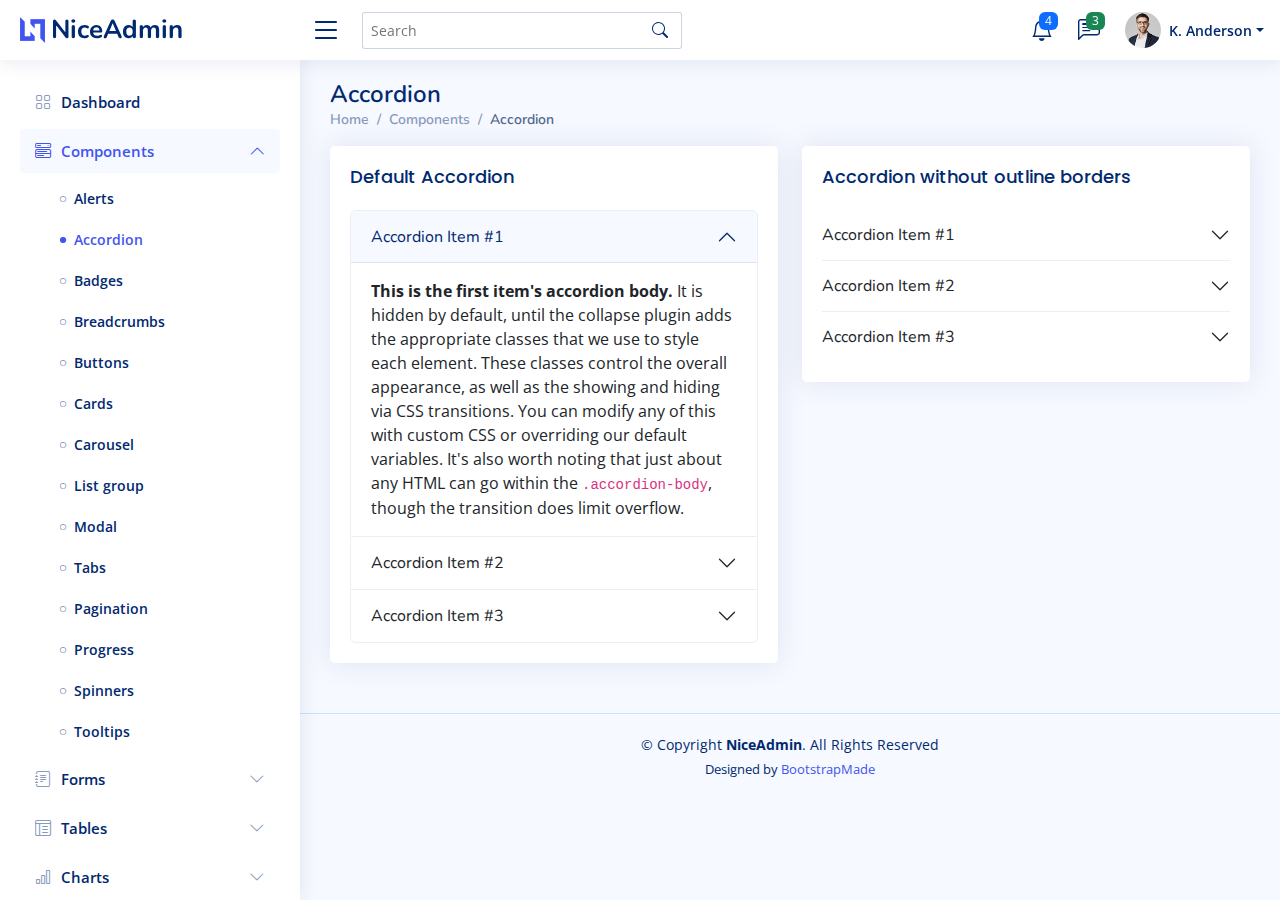
<file: bootstrap/NiceAdmin/components-accordion.html>
<!DOCTYPE html>
<html lang="en">

<head>
  <meta charset="utf-8">
  <meta content="width=device-width, initial-scale=1.0" name="viewport">

  <title>Components / Accordion - NiceAdmin Bootstrap Template</title>
  <meta content="" name="description">
  <meta content="" name="keywords">

  <!-- Favicons -->
  <link href="assets/img/favicon.png" rel="icon">
  <link href="assets/img/apple-touch-icon.png" rel="apple-touch-icon">

  <!-- Google Fonts -->
  <link href="https://fonts.gstatic.com" rel="preconnect">
  <link href="https://fonts.googleapis.com/css?family=Open+Sans:300,300i,400,400i,600,600i,700,700i|Nunito:300,300i,400,400i,600,600i,700,700i|Poppins:300,300i,400,400i,500,500i,600,600i,700,700i" rel="stylesheet">

  <!-- Vendor CSS Files -->
  <link href="assets/vendor/bootstrap/css/bootstrap.min.css" rel="stylesheet">
  <link href="assets/vendor/bootstrap-icons/bootstrap-icons.css" rel="stylesheet">
  <link href="assets/vendor/boxicons/css/boxicons.min.css" rel="stylesheet">
  <link href="assets/vendor/quill/quill.snow.css" rel="stylesheet">
  <link href="assets/vendor/quill/quill.bubble.css" rel="stylesheet">
  <link href="assets/vendor/remixicon/remixicon.css" rel="stylesheet">
  <link href="assets/vendor/simple-datatables/style.css" rel="stylesheet">

  <!-- Template Main CSS File -->
  <link href="assets/css/style.css" rel="stylesheet">

  <!-- =======================================================
  * Template Name: NiceAdmin
  * Updated: Mar 13 2024 with Bootstrap v5.3.3
  * Template URL: https://bootstrapmade.com/nice-admin-bootstrap-admin-html-template/
  * Author: BootstrapMade.com
  * License: https://bootstrapmade.com/license/
  ======================================================== -->
</head>

<body>

  <!-- ======= Header ======= -->
  <header id="header" class="header fixed-top d-flex align-items-center">

    <div class="d-flex align-items-center justify-content-between">
      <a href="index.html" class="logo d-flex align-items-center">
        <img src="assets/img/logo.png" alt="">
        <span class="d-none d-lg-block">NiceAdmin</span>
      </a>
      <i class="bi bi-list toggle-sidebar-btn"></i>
    </div><!-- End Logo -->

    <div class="search-bar">
      <form class="search-form d-flex align-items-center" method="POST" action="#">
        <input type="text" name="query" placeholder="Search" title="Enter search keyword">
        <button type="submit" title="Search"><i class="bi bi-search"></i></button>
      </form>
    </div><!-- End Search Bar -->

    <nav class="header-nav ms-auto">
      <ul class="d-flex align-items-center">

        <li class="nav-item d-block d-lg-none">
          <a class="nav-link nav-icon search-bar-toggle " href="#">
            <i class="bi bi-search"></i>
          </a>
        </li><!-- End Search Icon-->

        <li class="nav-item dropdown">

          <a class="nav-link nav-icon" href="#" data-bs-toggle="dropdown">
            <i class="bi bi-bell"></i>
            <span class="badge bg-primary badge-number">4</span>
          </a><!-- End Notification Icon -->

          <ul class="dropdown-menu dropdown-menu-end dropdown-menu-arrow notifications">
            <li class="dropdown-header">
              You have 4 new notifications
              <a href="#"><span class="badge rounded-pill bg-primary p-2 ms-2">View all</span></a>
            </li>
            <li>
              <hr class="dropdown-divider">
            </li>

            <li class="notification-item">
              <i class="bi bi-exclamation-circle text-warning"></i>
              <div>
                <h4>Lorem Ipsum</h4>
                <p>Quae dolorem earum veritatis oditseno</p>
                <p>30 min. ago</p>
              </div>
            </li>

            <li>
              <hr class="dropdown-divider">
            </li>

            <li class="notification-item">
              <i class="bi bi-x-circle text-danger"></i>
              <div>
                <h4>Atque rerum nesciunt</h4>
                <p>Quae dolorem earum veritatis oditseno</p>
                <p>1 hr. ago</p>
              </div>
            </li>

            <li>
              <hr class="dropdown-divider">
            </li>

            <li class="notification-item">
              <i class="bi bi-check-circle text-success"></i>
              <div>
                <h4>Sit rerum fuga</h4>
                <p>Quae dolorem earum veritatis oditseno</p>
                <p>2 hrs. ago</p>
              </div>
            </li>

            <li>
              <hr class="dropdown-divider">
            </li>

            <li class="notification-item">
              <i class="bi bi-info-circle text-primary"></i>
              <div>
                <h4>Dicta reprehenderit</h4>
                <p>Quae dolorem earum veritatis oditseno</p>
                <p>4 hrs. ago</p>
              </div>
            </li>

            <li>
              <hr class="dropdown-divider">
            </li>
            <li class="dropdown-footer">
              <a href="#">Show all notifications</a>
            </li>

          </ul><!-- End Notification Dropdown Items -->

        </li><!-- End Notification Nav -->

        <li class="nav-item dropdown">

          <a class="nav-link nav-icon" href="#" data-bs-toggle="dropdown">
            <i class="bi bi-chat-left-text"></i>
            <span class="badge bg-success badge-number">3</span>
          </a><!-- End Messages Icon -->

          <ul class="dropdown-menu dropdown-menu-end dropdown-menu-arrow messages">
            <li class="dropdown-header">
              You have 3 new messages
              <a href="#"><span class="badge rounded-pill bg-primary p-2 ms-2">View all</span></a>
            </li>
            <li>
              <hr class="dropdown-divider">
            </li>

            <li class="message-item">
              <a href="#">
                <img src="assets/img/messages-1.jpg" alt="" class="rounded-circle">
                <div>
                  <h4>Maria Hudson</h4>
                  <p>Velit asperiores et ducimus soluta repudiandae labore officia est ut...</p>
                  <p>4 hrs. ago</p>
                </div>
              </a>
            </li>
            <li>
              <hr class="dropdown-divider">
            </li>

            <li class="message-item">
              <a href="#">
                <img src="assets/img/messages-2.jpg" alt="" class="rounded-circle">
                <div>
                  <h4>Anna Nelson</h4>
                  <p>Velit asperiores et ducimus soluta repudiandae labore officia est ut...</p>
                  <p>6 hrs. ago</p>
                </div>
              </a>
            </li>
            <li>
              <hr class="dropdown-divider">
            </li>

            <li class="message-item">
              <a href="#">
                <img src="assets/img/messages-3.jpg" alt="" class="rounded-circle">
                <div>
                  <h4>David Muldon</h4>
                  <p>Velit asperiores et ducimus soluta repudiandae labore officia est ut...</p>
                  <p>8 hrs. ago</p>
                </div>
              </a>
            </li>
            <li>
              <hr class="dropdown-divider">
            </li>

            <li class="dropdown-footer">
              <a href="#">Show all messages</a>
            </li>

          </ul><!-- End Messages Dropdown Items -->

        </li><!-- End Messages Nav -->

        <li class="nav-item dropdown pe-3">

          <a class="nav-link nav-profile d-flex align-items-center pe-0" href="#" data-bs-toggle="dropdown">
            <img src="assets/img/profile-img.jpg" alt="Profile" class="rounded-circle">
            <span class="d-none d-md-block dropdown-toggle ps-2">K. Anderson</span>
          </a><!-- End Profile Iamge Icon -->

          <ul class="dropdown-menu dropdown-menu-end dropdown-menu-arrow profile">
            <li class="dropdown-header">
              <h6>Kevin Anderson</h6>
              <span>Web Designer</span>
            </li>
            <li>
              <hr class="dropdown-divider">
            </li>

            <li>
              <a class="dropdown-item d-flex align-items-center" href="users-profile.html">
                <i class="bi bi-person"></i>
                <span>My Profile</span>
              </a>
            </li>
            <li>
              <hr class="dropdown-divider">
            </li>

            <li>
              <a class="dropdown-item d-flex align-items-center" href="users-profile.html">
                <i class="bi bi-gear"></i>
                <span>Account Settings</span>
              </a>
            </li>
            <li>
              <hr class="dropdown-divider">
            </li>

            <li>
              <a class="dropdown-item d-flex align-items-center" href="pages-faq.html">
                <i class="bi bi-question-circle"></i>
                <span>Need Help?</span>
              </a>
            </li>
            <li>
              <hr class="dropdown-divider">
            </li>

            <li>
              <a class="dropdown-item d-flex align-items-center" href="#">
                <i class="bi bi-box-arrow-right"></i>
                <span>Sign Out</span>
              </a>
            </li>

          </ul><!-- End Profile Dropdown Items -->
        </li><!-- End Profile Nav -->

      </ul>
    </nav><!-- End Icons Navigation -->

  </header><!-- End Header -->

  <!-- ======= Sidebar ======= -->
  <aside id="sidebar" class="sidebar">

    <ul class="sidebar-nav" id="sidebar-nav">

      <li class="nav-item">
        <a class="nav-link collapsed" href="index.html">
          <i class="bi bi-grid"></i>
          <span>Dashboard</span>
        </a>
      </li><!-- End Dashboard Nav -->

      <li class="nav-item">
        <a class="nav-link " data-bs-target="#components-nav" data-bs-toggle="collapse" href="#">
          <i class="bi bi-menu-button-wide"></i><span>Components</span><i class="bi bi-chevron-down ms-auto"></i>
        </a>
        <ul id="components-nav" class="nav-content collapse show" data-bs-parent="#sidebar-nav">
          <li>
            <a href="components-alerts.html">
              <i class="bi bi-circle"></i><span>Alerts</span>
            </a>
          </li>
          <li>
            <a href="components-accordion.html" class="active">
              <i class="bi bi-circle"></i><span>Accordion</span>
            </a>
          </li>
          <li>
            <a href="components-badges.html">
              <i class="bi bi-circle"></i><span>Badges</span>
            </a>
          </li>
          <li>
            <a href="components-breadcrumbs.html">
              <i class="bi bi-circle"></i><span>Breadcrumbs</span>
            </a>
          </li>
          <li>
            <a href="components-buttons.html">
              <i class="bi bi-circle"></i><span>Buttons</span>
            </a>
          </li>
          <li>
            <a href="components-cards.html">
              <i class="bi bi-circle"></i><span>Cards</span>
            </a>
          </li>
          <li>
            <a href="components-carousel.html">
              <i class="bi bi-circle"></i><span>Carousel</span>
            </a>
          </li>
          <li>
            <a href="components-list-group.html">
              <i class="bi bi-circle"></i><span>List group</span>
            </a>
          </li>
          <li>
            <a href="components-modal.html">
              <i class="bi bi-circle"></i><span>Modal</span>
            </a>
          </li>
          <li>
            <a href="components-tabs.html">
              <i class="bi bi-circle"></i><span>Tabs</span>
            </a>
          </li>
          <li>
            <a href="components-pagination.html">
              <i class="bi bi-circle"></i><span>Pagination</span>
            </a>
          </li>
          <li>
            <a href="components-progress.html">
              <i class="bi bi-circle"></i><span>Progress</span>
            </a>
          </li>
          <li>
            <a href="components-spinners.html">
              <i class="bi bi-circle"></i><span>Spinners</span>
            </a>
          </li>
          <li>
            <a href="components-tooltips.html">
              <i class="bi bi-circle"></i><span>Tooltips</span>
            </a>
          </li>
        </ul>
      </li><!-- End Components Nav -->

      <li class="nav-item">
        <a class="nav-link collapsed" data-bs-target="#forms-nav" data-bs-toggle="collapse" href="#">
          <i class="bi bi-journal-text"></i><span>Forms</span><i class="bi bi-chevron-down ms-auto"></i>
        </a>
        <ul id="forms-nav" class="nav-content collapse " data-bs-parent="#sidebar-nav">
          <li>
            <a href="forms-elements.html">
              <i class="bi bi-circle"></i><span>Form Elements</span>
            </a>
          </li>
          <li>
            <a href="forms-layouts.html">
              <i class="bi bi-circle"></i><span>Form Layouts</span>
            </a>
          </li>
          <li>
            <a href="forms-editors.html">
              <i class="bi bi-circle"></i><span>Form Editors</span>
            </a>
          </li>
          <li>
            <a href="forms-validation.html">
              <i class="bi bi-circle"></i><span>Form Validation</span>
            </a>
          </li>
        </ul>
      </li><!-- End Forms Nav -->

      <li class="nav-item">
        <a class="nav-link collapsed" data-bs-target="#tables-nav" data-bs-toggle="collapse" href="#">
          <i class="bi bi-layout-text-window-reverse"></i><span>Tables</span><i class="bi bi-chevron-down ms-auto"></i>
        </a>
        <ul id="tables-nav" class="nav-content collapse " data-bs-parent="#sidebar-nav">
          <li>
            <a href="tables-general.html">
              <i class="bi bi-circle"></i><span>General Tables</span>
            </a>
          </li>
          <li>
            <a href="tables-data.html">
              <i class="bi bi-circle"></i><span>Data Tables</span>
            </a>
          </li>
        </ul>
      </li><!-- End Tables Nav -->

      <li class="nav-item">
        <a class="nav-link collapsed" data-bs-target="#charts-nav" data-bs-toggle="collapse" href="#">
          <i class="bi bi-bar-chart"></i><span>Charts</span><i class="bi bi-chevron-down ms-auto"></i>
        </a>
        <ul id="charts-nav" class="nav-content collapse " data-bs-parent="#sidebar-nav">
          <li>
            <a href="charts-chartjs.html">
              <i class="bi bi-circle"></i><span>Chart.js</span>
            </a>
          </li>
          <li>
            <a href="charts-apexcharts.html">
              <i class="bi bi-circle"></i><span>ApexCharts</span>
            </a>
          </li>
          <li>
            <a href="charts-echarts.html">
              <i class="bi bi-circle"></i><span>ECharts</span>
            </a>
          </li>
        </ul>
      </li><!-- End Charts Nav -->

      <li class="nav-item">
        <a class="nav-link collapsed" data-bs-target="#icons-nav" data-bs-toggle="collapse" href="#">
          <i class="bi bi-gem"></i><span>Icons</span><i class="bi bi-chevron-down ms-auto"></i>
        </a>
        <ul id="icons-nav" class="nav-content collapse " data-bs-parent="#sidebar-nav">
          <li>
            <a href="icons-bootstrap.html">
              <i class="bi bi-circle"></i><span>Bootstrap Icons</span>
            </a>
          </li>
          <li>
            <a href="icons-remix.html">
              <i class="bi bi-circle"></i><span>Remix Icons</span>
            </a>
          </li>
          <li>
            <a href="icons-boxicons.html">
              <i class="bi bi-circle"></i><span>Boxicons</span>
            </a>
          </li>
        </ul>
      </li><!-- End Icons Nav -->

      <li class="nav-heading">Pages</li>

      <li class="nav-item">
        <a class="nav-link collapsed" href="users-profile.html">
          <i class="bi bi-person"></i>
          <span>Profile</span>
        </a>
      </li><!-- End Profile Page Nav -->

      <li class="nav-item">
        <a class="nav-link collapsed" href="pages-faq.html">
          <i class="bi bi-question-circle"></i>
          <span>F.A.Q</span>
        </a>
      </li><!-- End F.A.Q Page Nav -->

      <li class="nav-item">
        <a class="nav-link collapsed" href="pages-contact.html">
          <i class="bi bi-envelope"></i>
          <span>Contact</span>
        </a>
      </li><!-- End Contact Page Nav -->

      <li class="nav-item">
        <a class="nav-link collapsed" href="pages-register.html">
          <i class="bi bi-card-list"></i>
          <span>Register</span>
        </a>
      </li><!-- End Register Page Nav -->

      <li class="nav-item">
        <a class="nav-link collapsed" href="pages-login.html">
          <i class="bi bi-box-arrow-in-right"></i>
          <span>Login</span>
        </a>
      </li><!-- End Login Page Nav -->

      <li class="nav-item">
        <a class="nav-link collapsed" href="pages-error-404.html">
          <i class="bi bi-dash-circle"></i>
          <span>Error 404</span>
        </a>
      </li><!-- End Error 404 Page Nav -->

      <li class="nav-item">
        <a class="nav-link collapsed" href="pages-blank.html">
          <i class="bi bi-file-earmark"></i>
          <span>Blank</span>
        </a>
      </li><!-- End Blank Page Nav -->

    </ul>

  </aside><!-- End Sidebar-->

  <main id="main" class="main">

    <div class="pagetitle">
      <h1>Accordion</h1>
      <nav>
        <ol class="breadcrumb">
          <li class="breadcrumb-item"><a href="index.html">Home</a></li>
          <li class="breadcrumb-item">Components</li>
          <li class="breadcrumb-item active">Accordion</li>
        </ol>
      </nav>
    </div><!-- End Page Title -->

    <section class="section">
      <div class="row">
        <div class="col-lg-6">

          <div class="card">
            <div class="card-body">
              <h5 class="card-title">Default Accordion</h5>

              <!-- Default Accordion -->
              <div class="accordion" id="accordionExample">
                <div class="accordion-item">
                  <h2 class="accordion-header" id="headingOne">
                    <button class="accordion-button" type="button" data-bs-toggle="collapse" data-bs-target="#collapseOne" aria-expanded="true" aria-controls="collapseOne">
                      Accordion Item #1
                    </button>
                  </h2>
                  <div id="collapseOne" class="accordion-collapse collapse show" aria-labelledby="headingOne" data-bs-parent="#accordionExample">
                    <div class="accordion-body">
                      <strong>This is the first item's accordion body.</strong> It is hidden by default, until the collapse plugin adds the appropriate classes that we use to style each element. These classes control the overall appearance, as well as the showing and hiding via CSS transitions. You can modify any of this with custom CSS or overriding our default variables. It's also worth noting that just about any HTML can go within the <code>.accordion-body</code>, though the transition does limit overflow.
                    </div>
                  </div>
                </div>
                <div class="accordion-item">
                  <h2 class="accordion-header" id="headingTwo">
                    <button class="accordion-button collapsed" type="button" data-bs-toggle="collapse" data-bs-target="#collapseTwo" aria-expanded="false" aria-controls="collapseTwo">
                      Accordion Item #2
                    </button>
                  </h2>
                  <div id="collapseTwo" class="accordion-collapse collapse" aria-labelledby="headingTwo" data-bs-parent="#accordionExample">
                    <div class="accordion-body">
                      <strong>This is the second item's accordion body.</strong> It is hidden by default, until the collapse plugin adds the appropriate classes that we use to style each element. These classes control the overall appearance, as well as the showing and hiding via CSS transitions. You can modify any of this with custom CSS or overriding our default variables. It's also worth noting that just about any HTML can go within the <code>.accordion-body</code>, though the transition does limit overflow.
                    </div>
                  </div>
                </div>
                <div class="accordion-item">
                  <h2 class="accordion-header" id="headingThree">
                    <button class="accordion-button collapsed" type="button" data-bs-toggle="collapse" data-bs-target="#collapseThree" aria-expanded="false" aria-controls="collapseThree">
                      Accordion Item #3
                    </button>
                  </h2>
                  <div id="collapseThree" class="accordion-collapse collapse" aria-labelledby="headingThree" data-bs-parent="#accordionExample">
                    <div class="accordion-body">
                      <strong>This is the third item's accordion body.</strong> It is hidden by default, until the collapse plugin adds the appropriate classes that we use to style each element. These classes control the overall appearance, as well as the showing and hiding via CSS transitions. You can modify any of this with custom CSS or overriding our default variables. It's also worth noting that just about any HTML can go within the <code>.accordion-body</code>, though the transition does limit overflow.
                    </div>
                  </div>
                </div>
              </div><!-- End Default Accordion Example -->

            </div>
          </div>

        </div>

        <div class="col-lg-6">

          <div class="card">
            <div class="card-body">
              <h5 class="card-title">Accordion without outline borders</h5>

              <!-- Accordion without outline borders -->
              <div class="accordion accordion-flush" id="accordionFlushExample">
                <div class="accordion-item">
                  <h2 class="accordion-header" id="flush-headingOne">
                    <button class="accordion-button collapsed" type="button" data-bs-toggle="collapse" data-bs-target="#flush-collapseOne" aria-expanded="false" aria-controls="flush-collapseOne">
                      Accordion Item #1
                    </button>
                  </h2>
                  <div id="flush-collapseOne" class="accordion-collapse collapse" aria-labelledby="flush-headingOne" data-bs-parent="#accordionFlushExample">
                    <div class="accordion-body">Placeholder content for this accordion, which is intended to demonstrate the <code>.accordion-flush</code> class. This is the first item's accordion body.</div>
                  </div>
                </div>
                <div class="accordion-item">
                  <h2 class="accordion-header" id="flush-headingTwo">
                    <button class="accordion-button collapsed" type="button" data-bs-toggle="collapse" data-bs-target="#flush-collapseTwo" aria-expanded="false" aria-controls="flush-collapseTwo">
                      Accordion Item #2
                    </button>
                  </h2>
                  <div id="flush-collapseTwo" class="accordion-collapse collapse" aria-labelledby="flush-headingTwo" data-bs-parent="#accordionFlushExample">
                    <div class="accordion-body">Placeholder content for this accordion, which is intended to demonstrate the <code>.accordion-flush</code> class. This is the second item's accordion body. Let's imagine this being filled with some actual content.</div>
                  </div>
                </div>
                <div class="accordion-item">
                  <h2 class="accordion-header" id="flush-headingThree">
                    <button class="accordion-button collapsed" type="button" data-bs-toggle="collapse" data-bs-target="#flush-collapseThree" aria-expanded="false" aria-controls="flush-collapseThree">
                      Accordion Item #3
                    </button>
                  </h2>
                  <div id="flush-collapseThree" class="accordion-collapse collapse" aria-labelledby="flush-headingThree" data-bs-parent="#accordionFlushExample">
                    <div class="accordion-body">Placeholder content for this accordion, which is intended to demonstrate the <code>.accordion-flush</code> class. This is the third item's accordion body. Nothing more exciting happening here in terms of content, but just filling up the space to make it look, at least at first glance, a bit more representative of how this would look in a real-world application.</div>
                  </div>
                </div>
              </div><!-- End Accordion without outline borders -->

            </div>
          </div>

        </div>
      </div>
    </section>

  </main><!-- End #main -->

  <!-- ======= Footer ======= -->
  <footer id="footer" class="footer">
    <div class="copyright">
      &copy; Copyright <strong><span>NiceAdmin</span></strong>. All Rights Reserved
    </div>
    <div class="credits">
      <!-- All the links in the footer should remain intact. -->
      <!-- You can delete the links only if you purchased the pro version. -->
      <!-- Licensing information: https://bootstrapmade.com/license/ -->
      <!-- Purchase the pro version with working PHP/AJAX contact form: https://bootstrapmade.com/nice-admin-bootstrap-admin-html-template/ -->
      Designed by <a href="https://bootstrapmade.com/">BootstrapMade</a>
    </div>
  </footer><!-- End Footer -->

  <a href="#" class="back-to-top d-flex align-items-center justify-content-center"><i class="bi bi-arrow-up-short"></i></a>

  <!-- Vendor JS Files -->
  <script src="assets/vendor/apexcharts/apexcharts.min.js"></script>
  <script src="assets/vendor/bootstrap/js/bootstrap.bundle.min.js"></script>
  <script src="assets/vendor/chart.js/chart.umd.js"></script>
  <script src="assets/vendor/echarts/echarts.min.js"></script>
  <script src="assets/vendor/quill/quill.min.js"></script>
  <script src="assets/vendor/simple-datatables/simple-datatables.js"></script>
  <script src="assets/vendor/tinymce/tinymce.min.js"></script>
  <script src="assets/vendor/php-email-form/validate.js"></script>

  <!-- Template Main JS File -->
  <script src="assets/js/main.js"></script>

</body>

</html>
</file>
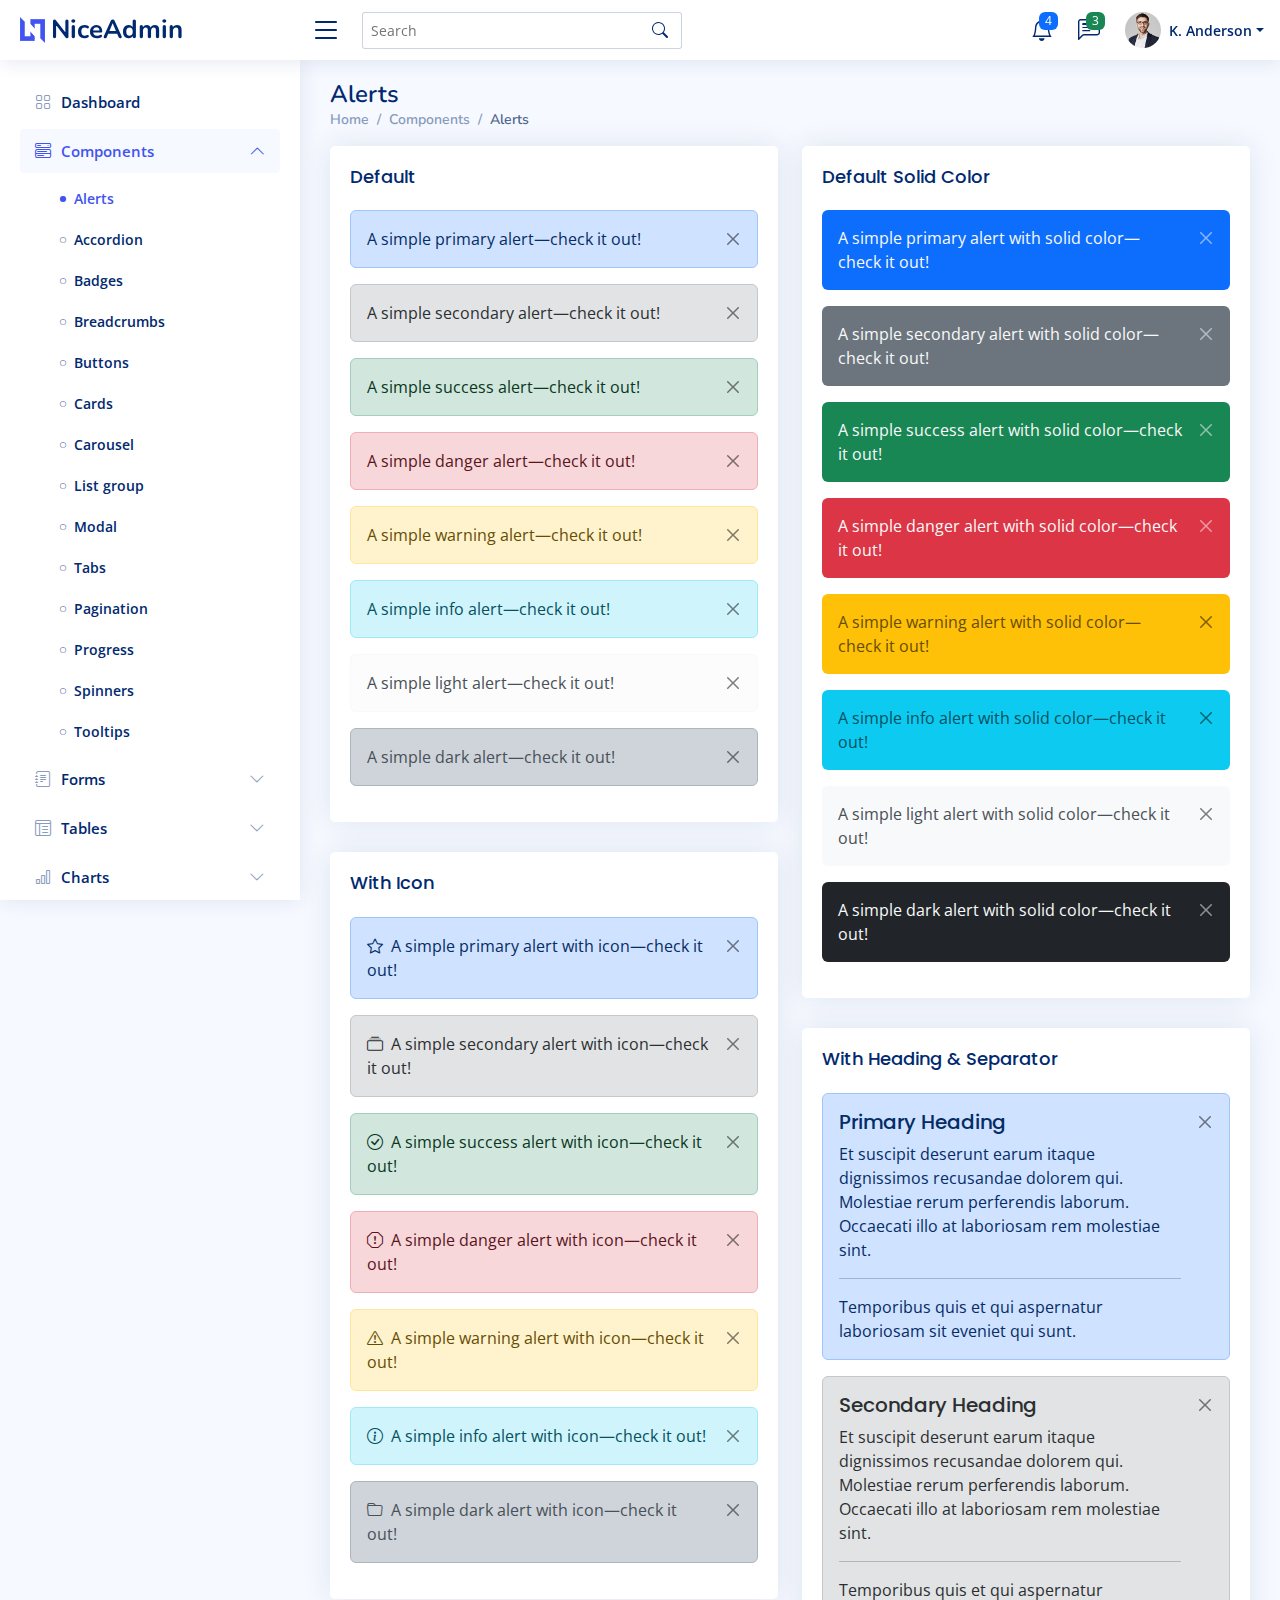
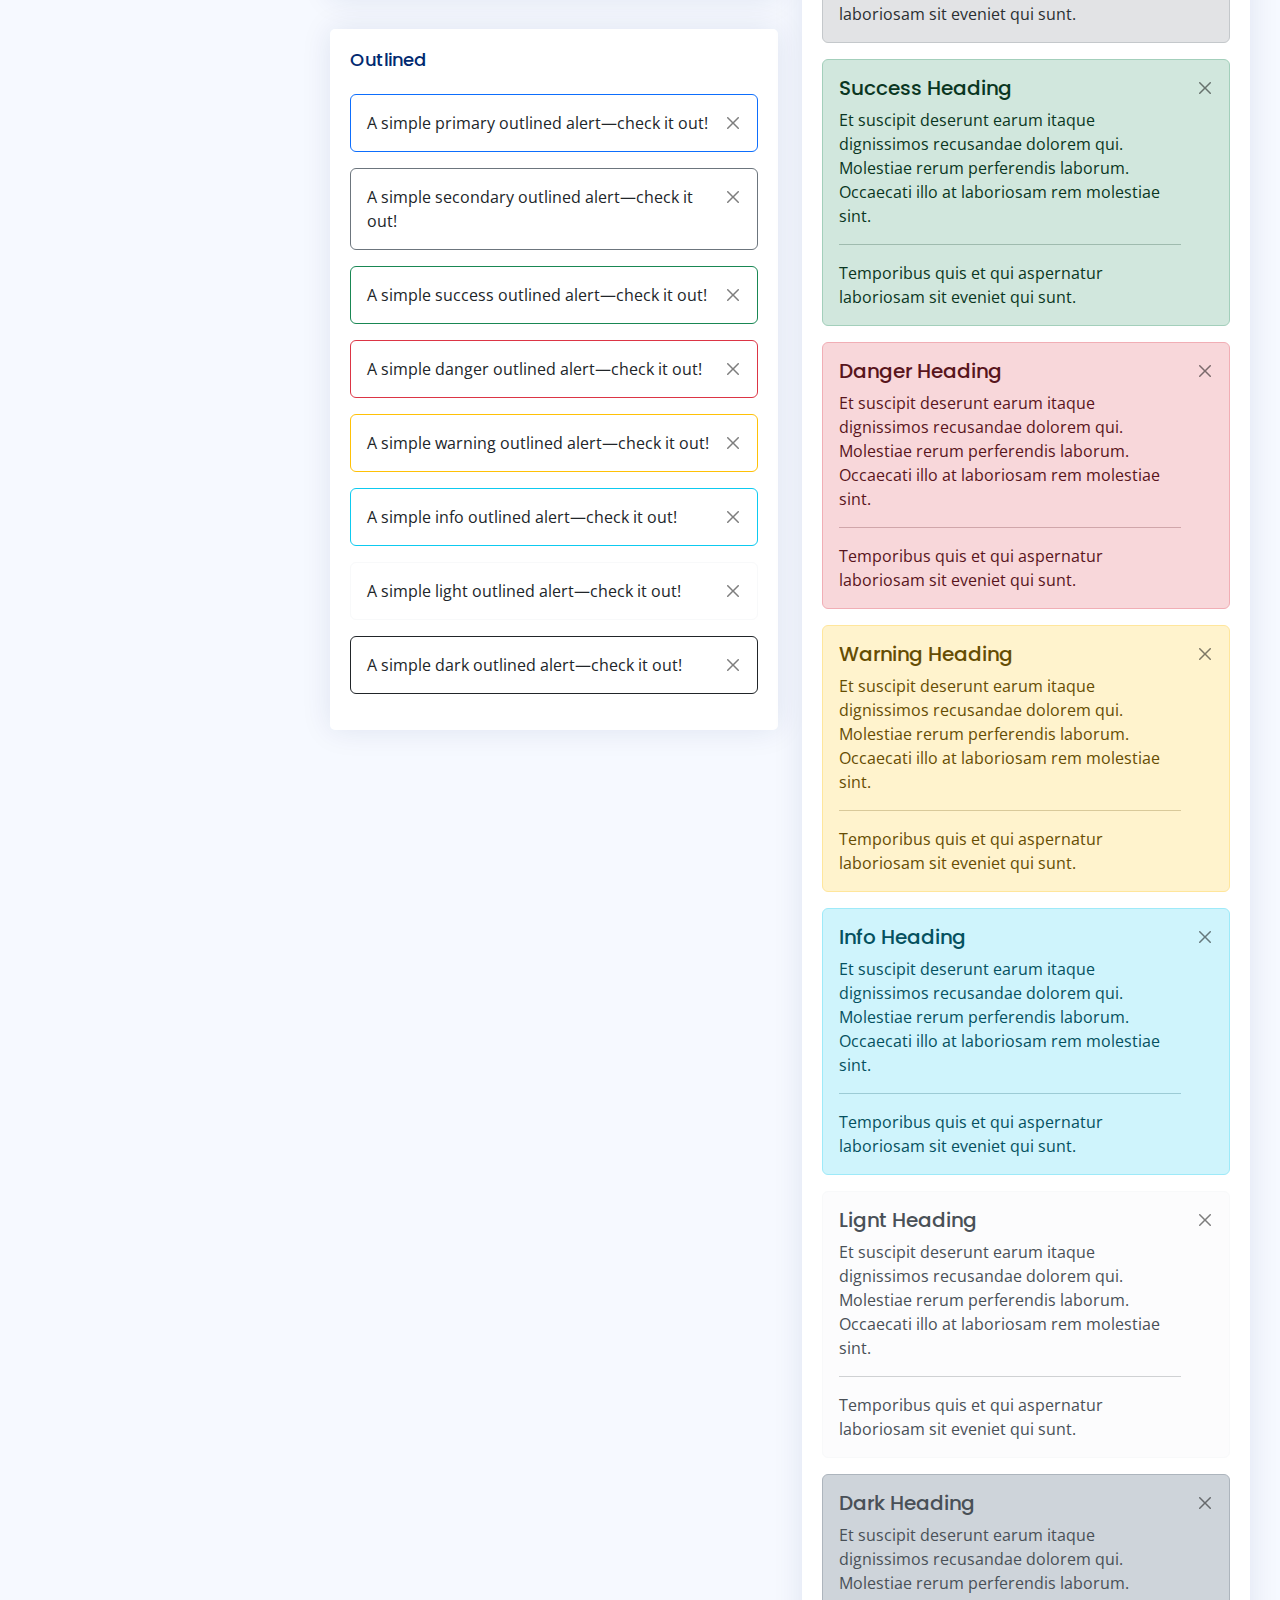
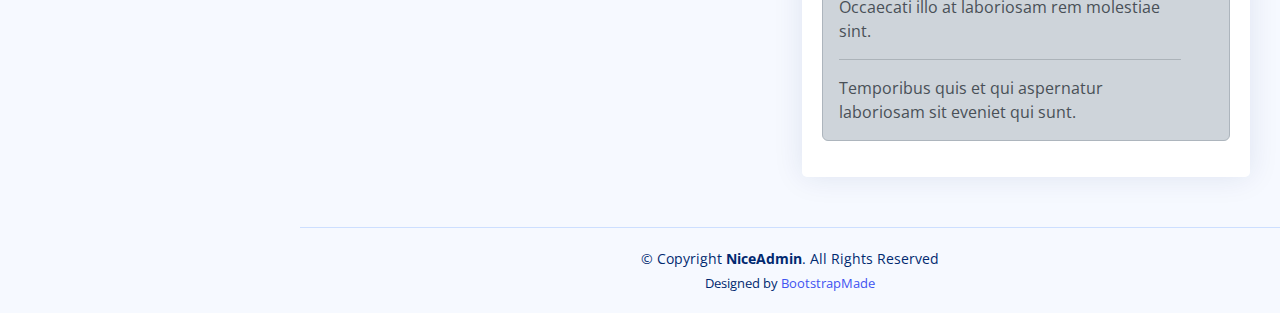
<file: bootstrap/NiceAdmin/components-alerts.html>
<!DOCTYPE html>
<html lang="en">

<head>
  <meta charset="utf-8">
  <meta content="width=device-width, initial-scale=1.0" name="viewport">

  <title>Components / Alerts - NiceAdmin Bootstrap Template</title>
  <meta content="" name="description">
  <meta content="" name="keywords">

  <!-- Favicons -->
  <link href="assets/img/favicon.png" rel="icon">
  <link href="assets/img/apple-touch-icon.png" rel="apple-touch-icon">

  <!-- Google Fonts -->
  <link href="https://fonts.gstatic.com" rel="preconnect">
  <link href="https://fonts.googleapis.com/css?family=Open+Sans:300,300i,400,400i,600,600i,700,700i|Nunito:300,300i,400,400i,600,600i,700,700i|Poppins:300,300i,400,400i,500,500i,600,600i,700,700i" rel="stylesheet">

  <!-- Vendor CSS Files -->
  <link href="assets/vendor/bootstrap/css/bootstrap.min.css" rel="stylesheet">
  <link href="assets/vendor/bootstrap-icons/bootstrap-icons.css" rel="stylesheet">
  <link href="assets/vendor/boxicons/css/boxicons.min.css" rel="stylesheet">
  <link href="assets/vendor/quill/quill.snow.css" rel="stylesheet">
  <link href="assets/vendor/quill/quill.bubble.css" rel="stylesheet">
  <link href="assets/vendor/remixicon/remixicon.css" rel="stylesheet">
  <link href="assets/vendor/simple-datatables/style.css" rel="stylesheet">

  <!-- Template Main CSS File -->
  <link href="assets/css/style.css" rel="stylesheet">

  <!-- =======================================================
  * Template Name: NiceAdmin
  * Updated: Mar 13 2024 with Bootstrap v5.3.3
  * Template URL: https://bootstrapmade.com/nice-admin-bootstrap-admin-html-template/
  * Author: BootstrapMade.com
  * License: https://bootstrapmade.com/license/
  ======================================================== -->
</head>

<body>

  <!-- ======= Header ======= -->
  <header id="header" class="header fixed-top d-flex align-items-center">

    <div class="d-flex align-items-center justify-content-between">
      <a href="index.html" class="logo d-flex align-items-center">
        <img src="assets/img/logo.png" alt="">
        <span class="d-none d-lg-block">NiceAdmin</span>
      </a>
      <i class="bi bi-list toggle-sidebar-btn"></i>
    </div><!-- End Logo -->

    <div class="search-bar">
      <form class="search-form d-flex align-items-center" method="POST" action="#">
        <input type="text" name="query" placeholder="Search" title="Enter search keyword">
        <button type="submit" title="Search"><i class="bi bi-search"></i></button>
      </form>
    </div><!-- End Search Bar -->

    <nav class="header-nav ms-auto">
      <ul class="d-flex align-items-center">

        <li class="nav-item d-block d-lg-none">
          <a class="nav-link nav-icon search-bar-toggle " href="#">
            <i class="bi bi-search"></i>
          </a>
        </li><!-- End Search Icon-->

        <li class="nav-item dropdown">

          <a class="nav-link nav-icon" href="#" data-bs-toggle="dropdown">
            <i class="bi bi-bell"></i>
            <span class="badge bg-primary badge-number">4</span>
          </a><!-- End Notification Icon -->

          <ul class="dropdown-menu dropdown-menu-end dropdown-menu-arrow notifications">
            <li class="dropdown-header">
              You have 4 new notifications
              <a href="#"><span class="badge rounded-pill bg-primary p-2 ms-2">View all</span></a>
            </li>
            <li>
              <hr class="dropdown-divider">
            </li>

            <li class="notification-item">
              <i class="bi bi-exclamation-circle text-warning"></i>
              <div>
                <h4>Lorem Ipsum</h4>
                <p>Quae dolorem earum veritatis oditseno</p>
                <p>30 min. ago</p>
              </div>
            </li>

            <li>
              <hr class="dropdown-divider">
            </li>

            <li class="notification-item">
              <i class="bi bi-x-circle text-danger"></i>
              <div>
                <h4>Atque rerum nesciunt</h4>
                <p>Quae dolorem earum veritatis oditseno</p>
                <p>1 hr. ago</p>
              </div>
            </li>

            <li>
              <hr class="dropdown-divider">
            </li>

            <li class="notification-item">
              <i class="bi bi-check-circle text-success"></i>
              <div>
                <h4>Sit rerum fuga</h4>
                <p>Quae dolorem earum veritatis oditseno</p>
                <p>2 hrs. ago</p>
              </div>
            </li>

            <li>
              <hr class="dropdown-divider">
            </li>

            <li class="notification-item">
              <i class="bi bi-info-circle text-primary"></i>
              <div>
                <h4>Dicta reprehenderit</h4>
                <p>Quae dolorem earum veritatis oditseno</p>
                <p>4 hrs. ago</p>
              </div>
            </li>

            <li>
              <hr class="dropdown-divider">
            </li>
            <li class="dropdown-footer">
              <a href="#">Show all notifications</a>
            </li>

          </ul><!-- End Notification Dropdown Items -->

        </li><!-- End Notification Nav -->

        <li class="nav-item dropdown">

          <a class="nav-link nav-icon" href="#" data-bs-toggle="dropdown">
            <i class="bi bi-chat-left-text"></i>
            <span class="badge bg-success badge-number">3</span>
          </a><!-- End Messages Icon -->

          <ul class="dropdown-menu dropdown-menu-end dropdown-menu-arrow messages">
            <li class="dropdown-header">
              You have 3 new messages
              <a href="#"><span class="badge rounded-pill bg-primary p-2 ms-2">View all</span></a>
            </li>
            <li>
              <hr class="dropdown-divider">
            </li>

            <li class="message-item">
              <a href="#">
                <img src="assets/img/messages-1.jpg" alt="" class="rounded-circle">
                <div>
                  <h4>Maria Hudson</h4>
                  <p>Velit asperiores et ducimus soluta repudiandae labore officia est ut...</p>
                  <p>4 hrs. ago</p>
                </div>
              </a>
            </li>
            <li>
              <hr class="dropdown-divider">
            </li>

            <li class="message-item">
              <a href="#">
                <img src="assets/img/messages-2.jpg" alt="" class="rounded-circle">
                <div>
                  <h4>Anna Nelson</h4>
                  <p>Velit asperiores et ducimus soluta repudiandae labore officia est ut...</p>
                  <p>6 hrs. ago</p>
                </div>
              </a>
            </li>
            <li>
              <hr class="dropdown-divider">
            </li>

            <li class="message-item">
              <a href="#">
                <img src="assets/img/messages-3.jpg" alt="" class="rounded-circle">
                <div>
                  <h4>David Muldon</h4>
                  <p>Velit asperiores et ducimus soluta repudiandae labore officia est ut...</p>
                  <p>8 hrs. ago</p>
                </div>
              </a>
            </li>
            <li>
              <hr class="dropdown-divider">
            </li>

            <li class="dropdown-footer">
              <a href="#">Show all messages</a>
            </li>

          </ul><!-- End Messages Dropdown Items -->

        </li><!-- End Messages Nav -->

        <li class="nav-item dropdown pe-3">

          <a class="nav-link nav-profile d-flex align-items-center pe-0" href="#" data-bs-toggle="dropdown">
            <img src="assets/img/profile-img.jpg" alt="Profile" class="rounded-circle">
            <span class="d-none d-md-block dropdown-toggle ps-2">K. Anderson</span>
          </a><!-- End Profile Iamge Icon -->

          <ul class="dropdown-menu dropdown-menu-end dropdown-menu-arrow profile">
            <li class="dropdown-header">
              <h6>Kevin Anderson</h6>
              <span>Web Designer</span>
            </li>
            <li>
              <hr class="dropdown-divider">
            </li>

            <li>
              <a class="dropdown-item d-flex align-items-center" href="users-profile.html">
                <i class="bi bi-person"></i>
                <span>My Profile</span>
              </a>
            </li>
            <li>
              <hr class="dropdown-divider">
            </li>

            <li>
              <a class="dropdown-item d-flex align-items-center" href="users-profile.html">
                <i class="bi bi-gear"></i>
                <span>Account Settings</span>
              </a>
            </li>
            <li>
              <hr class="dropdown-divider">
            </li>

            <li>
              <a class="dropdown-item d-flex align-items-center" href="pages-faq.html">
                <i class="bi bi-question-circle"></i>
                <span>Need Help?</span>
              </a>
            </li>
            <li>
              <hr class="dropdown-divider">
            </li>

            <li>
              <a class="dropdown-item d-flex align-items-center" href="#">
                <i class="bi bi-box-arrow-right"></i>
                <span>Sign Out</span>
              </a>
            </li>

          </ul><!-- End Profile Dropdown Items -->
        </li><!-- End Profile Nav -->

      </ul>
    </nav><!-- End Icons Navigation -->

  </header><!-- End Header -->

  <!-- ======= Sidebar ======= -->
  <aside id="sidebar" class="sidebar">

    <ul class="sidebar-nav" id="sidebar-nav">

      <li class="nav-item">
        <a class="nav-link collapsed" href="index.html">
          <i class="bi bi-grid"></i>
          <span>Dashboard</span>
        </a>
      </li><!-- End Dashboard Nav -->

      <li class="nav-item">
        <a class="nav-link " data-bs-target="#components-nav" data-bs-toggle="collapse" href="#">
          <i class="bi bi-menu-button-wide"></i><span>Components</span><i class="bi bi-chevron-down ms-auto"></i>
        </a>
        <ul id="components-nav" class="nav-content collapse show" data-bs-parent="#sidebar-nav">
          <li>
            <a href="components-alerts.html" class="active">
              <i class="bi bi-circle"></i><span>Alerts</span>
            </a>
          </li>
          <li>
            <a href="components-accordion.html">
              <i class="bi bi-circle"></i><span>Accordion</span>
            </a>
          </li>
          <li>
            <a href="components-badges.html">
              <i class="bi bi-circle"></i><span>Badges</span>
            </a>
          </li>
          <li>
            <a href="components-breadcrumbs.html">
              <i class="bi bi-circle"></i><span>Breadcrumbs</span>
            </a>
          </li>
          <li>
            <a href="components-buttons.html">
              <i class="bi bi-circle"></i><span>Buttons</span>
            </a>
          </li>
          <li>
            <a href="components-cards.html">
              <i class="bi bi-circle"></i><span>Cards</span>
            </a>
          </li>
          <li>
            <a href="components-carousel.html">
              <i class="bi bi-circle"></i><span>Carousel</span>
            </a>
          </li>
          <li>
            <a href="components-list-group.html">
              <i class="bi bi-circle"></i><span>List group</span>
            </a>
          </li>
          <li>
            <a href="components-modal.html">
              <i class="bi bi-circle"></i><span>Modal</span>
            </a>
          </li>
          <li>
            <a href="components-tabs.html">
              <i class="bi bi-circle"></i><span>Tabs</span>
            </a>
          </li>
          <li>
            <a href="components-pagination.html">
              <i class="bi bi-circle"></i><span>Pagination</span>
            </a>
          </li>
          <li>
            <a href="components-progress.html">
              <i class="bi bi-circle"></i><span>Progress</span>
            </a>
          </li>
          <li>
            <a href="components-spinners.html">
              <i class="bi bi-circle"></i><span>Spinners</span>
            </a>
          </li>
          <li>
            <a href="components-tooltips.html">
              <i class="bi bi-circle"></i><span>Tooltips</span>
            </a>
          </li>
        </ul>
      </li><!-- End Components Nav -->

      <li class="nav-item">
        <a class="nav-link collapsed" data-bs-target="#forms-nav" data-bs-toggle="collapse" href="#">
          <i class="bi bi-journal-text"></i><span>Forms</span><i class="bi bi-chevron-down ms-auto"></i>
        </a>
        <ul id="forms-nav" class="nav-content collapse " data-bs-parent="#sidebar-nav">
          <li>
            <a href="forms-elements.html">
              <i class="bi bi-circle"></i><span>Form Elements</span>
            </a>
          </li>
          <li>
            <a href="forms-layouts.html">
              <i class="bi bi-circle"></i><span>Form Layouts</span>
            </a>
          </li>
          <li>
            <a href="forms-editors.html">
              <i class="bi bi-circle"></i><span>Form Editors</span>
            </a>
          </li>
          <li>
            <a href="forms-validation.html">
              <i class="bi bi-circle"></i><span>Form Validation</span>
            </a>
          </li>
        </ul>
      </li><!-- End Forms Nav -->

      <li class="nav-item">
        <a class="nav-link collapsed" data-bs-target="#tables-nav" data-bs-toggle="collapse" href="#">
          <i class="bi bi-layout-text-window-reverse"></i><span>Tables</span><i class="bi bi-chevron-down ms-auto"></i>
        </a>
        <ul id="tables-nav" class="nav-content collapse " data-bs-parent="#sidebar-nav">
          <li>
            <a href="tables-general.html">
              <i class="bi bi-circle"></i><span>General Tables</span>
            </a>
          </li>
          <li>
            <a href="tables-data.html">
              <i class="bi bi-circle"></i><span>Data Tables</span>
            </a>
          </li>
        </ul>
      </li><!-- End Tables Nav -->

      <li class="nav-item">
        <a class="nav-link collapsed" data-bs-target="#charts-nav" data-bs-toggle="collapse" href="#">
          <i class="bi bi-bar-chart"></i><span>Charts</span><i class="bi bi-chevron-down ms-auto"></i>
        </a>
        <ul id="charts-nav" class="nav-content collapse " data-bs-parent="#sidebar-nav">
          <li>
            <a href="charts-chartjs.html">
              <i class="bi bi-circle"></i><span>Chart.js</span>
            </a>
          </li>
          <li>
            <a href="charts-apexcharts.html">
              <i class="bi bi-circle"></i><span>ApexCharts</span>
            </a>
          </li>
          <li>
            <a href="charts-echarts.html">
              <i class="bi bi-circle"></i><span>ECharts</span>
            </a>
          </li>
        </ul>
      </li><!-- End Charts Nav -->

      <li class="nav-item">
        <a class="nav-link collapsed" data-bs-target="#icons-nav" data-bs-toggle="collapse" href="#">
          <i class="bi bi-gem"></i><span>Icons</span><i class="bi bi-chevron-down ms-auto"></i>
        </a>
        <ul id="icons-nav" class="nav-content collapse " data-bs-parent="#sidebar-nav">
          <li>
            <a href="icons-bootstrap.html">
              <i class="bi bi-circle"></i><span>Bootstrap Icons</span>
            </a>
          </li>
          <li>
            <a href="icons-remix.html">
              <i class="bi bi-circle"></i><span>Remix Icons</span>
            </a>
          </li>
          <li>
            <a href="icons-boxicons.html">
              <i class="bi bi-circle"></i><span>Boxicons</span>
            </a>
          </li>
        </ul>
      </li><!-- End Icons Nav -->

      <li class="nav-heading">Pages</li>

      <li class="nav-item">
        <a class="nav-link collapsed" href="users-profile.html">
          <i class="bi bi-person"></i>
          <span>Profile</span>
        </a>
      </li><!-- End Profile Page Nav -->

      <li class="nav-item">
        <a class="nav-link collapsed" href="pages-faq.html">
          <i class="bi bi-question-circle"></i>
          <span>F.A.Q</span>
        </a>
      </li><!-- End F.A.Q Page Nav -->

      <li class="nav-item">
        <a class="nav-link collapsed" href="pages-contact.html">
          <i class="bi bi-envelope"></i>
          <span>Contact</span>
        </a>
      </li><!-- End Contact Page Nav -->

      <li class="nav-item">
        <a class="nav-link collapsed" href="pages-register.html">
          <i class="bi bi-card-list"></i>
          <span>Register</span>
        </a>
      </li><!-- End Register Page Nav -->

      <li class="nav-item">
        <a class="nav-link collapsed" href="pages-login.html">
          <i class="bi bi-box-arrow-in-right"></i>
          <span>Login</span>
        </a>
      </li><!-- End Login Page Nav -->

      <li class="nav-item">
        <a class="nav-link collapsed" href="pages-error-404.html">
          <i class="bi bi-dash-circle"></i>
          <span>Error 404</span>
        </a>
      </li><!-- End Error 404 Page Nav -->

      <li class="nav-item">
        <a class="nav-link collapsed" href="pages-blank.html">
          <i class="bi bi-file-earmark"></i>
          <span>Blank</span>
        </a>
      </li><!-- End Blank Page Nav -->

    </ul>

  </aside><!-- End Sidebar-->

  <main id="main" class="main">

    <div class="pagetitle">
      <h1>Alerts</h1>
      <nav>
        <ol class="breadcrumb">
          <li class="breadcrumb-item"><a href="index.html">Home</a></li>
          <li class="breadcrumb-item">Components</li>
          <li class="breadcrumb-item active">Alerts</li>
        </ol>
      </nav>
    </div><!-- End Page Title -->

    <section class="section">
      <div class="row">
        <div class="col-lg-6">

          <div class="card">
            <div class="card-body">

              <h5 class="card-title">Default</h5>

              <div class="alert alert-primary alert-dismissible fade show" role="alert">
                A simple primary alert—check it out!
                <button type="button" class="btn-close" data-bs-dismiss="alert" aria-label="Close"></button>
              </div>

              <div class="alert alert-secondary alert-dismissible fade show" role="alert">
                A simple secondary alert—check it out!
                <button type="button" class="btn-close" data-bs-dismiss="alert" aria-label="Close"></button>
              </div>

              <div class="alert alert-success alert-dismissible fade show" role="alert">
                A simple success alert—check it out!
                <button type="button" class="btn-close" data-bs-dismiss="alert" aria-label="Close"></button>
              </div>

              <div class="alert alert-danger alert-dismissible fade show" role="alert">
                A simple danger alert—check it out!
                <button type="button" class="btn-close" data-bs-dismiss="alert" aria-label="Close"></button>
              </div>

              <div class="alert alert-warning alert-dismissible fade show" role="alert">
                A simple warning alert—check it out!
                <button type="button" class="btn-close" data-bs-dismiss="alert" aria-label="Close"></button>
              </div>

              <div class="alert alert-info alert-dismissible fade show" role="alert">
                A simple info alert—check it out!
                <button type="button" class="btn-close" data-bs-dismiss="alert" aria-label="Close"></button>
              </div>

              <div class="alert alert-light border-light alert-dismissible fade show" role="alert">
                A simple light alert—check it out!
                <button type="button" class="btn-close" data-bs-dismiss="alert" aria-label="Close"></button>
              </div>

              <div class="alert alert-dark alert-dismissible fade show" role="alert">
                A simple dark alert—check it out!
                <button type="button" class="btn-close" data-bs-dismiss="alert" aria-label="Close"></button>
              </div>

            </div>
          </div>

          <div class="card">
            <div class="card-body">
              <h5 class="card-title">With Icon</h5>

              <div class="alert alert-primary alert-dismissible fade show" role="alert">
                <i class="bi bi-star me-1"></i>
                A simple primary alert with icon—check it out!
                <button type="button" class="btn-close" data-bs-dismiss="alert" aria-label="Close"></button>
              </div>

              <div class="alert alert-secondary alert-dismissible fade show" role="alert">
                <i class="bi bi-collection me-1"></i>
                A simple secondary alert with icon—check it out!
                <button type="button" class="btn-close" data-bs-dismiss="alert" aria-label="Close"></button>
              </div>

              <div class="alert alert-success alert-dismissible fade show" role="alert">
                <i class="bi bi-check-circle me-1"></i>
                A simple success alert with icon—check it out!
                <button type="button" class="btn-close" data-bs-dismiss="alert" aria-label="Close"></button>
              </div>

              <div class="alert alert-danger alert-dismissible fade show" role="alert">
                <i class="bi bi-exclamation-octagon me-1"></i>
                A simple danger alert with icon—check it out!
                <button type="button" class="btn-close" data-bs-dismiss="alert" aria-label="Close"></button>
              </div>

              <div class="alert alert-warning alert-dismissible fade show" role="alert">
                <i class="bi bi-exclamation-triangle me-1"></i>
                A simple warning alert with icon—check it out!
                <button type="button" class="btn-close" data-bs-dismiss="alert" aria-label="Close"></button>
              </div>

              <div class="alert alert-info alert-dismissible fade show" role="alert">
                <i class="bi bi-info-circle me-1"></i>
                A simple info alert with icon—check it out!
                <button type="button" class="btn-close" data-bs-dismiss="alert" aria-label="Close"></button>
              </div>

              <div class="alert alert-dark alert-dismissible fade show" role="alert">
                <i class="bi bi-folder me-1"></i>
                A simple dark alert with icon—check it out!
                <button type="button" class="btn-close" data-bs-dismiss="alert" aria-label="Close"></button>
              </div>

            </div>
          </div>

          <div class="card">
            <div class="card-body">
              <h5 class="card-title">Outlined</h5>

              <div class="alert border-primary alert-dismissible fade show" role="alert">
                A simple primary outlined alert—check it out!
                <button type="button" class="btn-close" data-bs-dismiss="alert" aria-label="Close"></button>
              </div>

              <div class="alert border-secondary alert-dismissible fade show" role="alert">
                A simple secondary outlined alert—check it out!
                <button type="button" class="btn-close" data-bs-dismiss="alert" aria-label="Close"></button>
              </div>

              <div class="alert border-success alert-dismissible fade show" role="alert">
                A simple success outlined alert—check it out!
                <button type="button" class="btn-close" data-bs-dismiss="alert" aria-label="Close"></button>
              </div>

              <div class="alert border-danger alert-dismissible fade show" role="alert">
                A simple danger outlined alert—check it out!
                <button type="button" class="btn-close" data-bs-dismiss="alert" aria-label="Close"></button>
              </div>

              <div class="alert border-warning alert-dismissible fade show" role="alert">
                A simple warning outlined alert—check it out!
                <button type="button" class="btn-close" data-bs-dismiss="alert" aria-label="Close"></button>
              </div>

              <div class="alert border-info alert-dismissible fade show" role="alert">
                A simple info outlined alert—check it out!
                <button type="button" class="btn-close" data-bs-dismiss="alert" aria-label="Close"></button>
              </div>

              <div class="alert border-light alert-dismissible fade show" role="alert">
                A simple light outlined alert—check it out!
                <button type="button" class="btn-close" data-bs-dismiss="alert" aria-label="Close"></button>
              </div>

              <div class="alert border-dark alert-dismissible fade show" role="alert">
                A simple dark outlined alert—check it out!
                <button type="button" class="btn-close" data-bs-dismiss="alert" aria-label="Close"></button>
              </div>

            </div>
          </div>

        </div>

        <div class="col-lg-6">

          <div class="card">
            <div class="card-body">
              <h5 class="card-title">Default Solid Color</h5>

              <div class="alert alert-primary bg-primary text-light border-0 alert-dismissible fade show" role="alert">
                A simple primary alert with solid color—check it out!
                <button type="button" class="btn-close btn-close-white" data-bs-dismiss="alert" aria-label="Close"></button>
              </div>

              <div class="alert alert-secondary bg-secondary text-light border-0 alert-dismissible fade show" role="alert">
                A simple secondary alert with solid color—check it out!
                <button type="button" class="btn-close btn-close-white" data-bs-dismiss="alert" aria-label="Close"></button>
              </div>

              <div class="alert alert-success bg-success text-light border-0 alert-dismissible fade show" role="alert">
                A simple success alert with solid color—check it out!
                <button type="button" class="btn-close btn-close-white" data-bs-dismiss="alert" aria-label="Close"></button>
              </div>

              <div class="alert alert-danger bg-danger text-light border-0 alert-dismissible fade show" role="alert">
                A simple danger alert with solid color—check it out!
                <button type="button" class="btn-close btn-close-white" data-bs-dismiss="alert" aria-label="Close"></button>
              </div>

              <div class="alert alert-warning bg-warning border-0 alert-dismissible fade show" role="alert">
                A simple warning alert with solid color—check it out!
                <button type="button" class="btn-close" data-bs-dismiss="alert" aria-label="Close"></button>
              </div>

              <div class="alert alert-info bg-info border-0 alert-dismissible fade show" role="alert">
                A simple info alert with solid color—check it out!
                <button type="button" class="btn-close" data-bs-dismiss="alert" aria-label="Close"></button>
              </div>

              <div class="alert alert-light bg-light border-0 alert-dismissible fade show" role="alert">
                A simple light alert with solid color—check it out!
                <button type="button" class="btn-close" data-bs-dismiss="alert" aria-label="Close"></button>
              </div>

              <div class="alert alert-dark bg-dark text-light border-0 alert-dismissible fade show" role="alert">
                A simple dark alert with solid color—check it out!
                <button type="button" class="btn-close btn-close-white" data-bs-dismiss="alert" aria-label="Close"></button>
              </div>

            </div>
          </div>

          <div class="card">
            <div class="card-body">
              <h5 class="card-title">With Heading &amp Separator</h5>

              <div class="alert alert-primary alert-dismissible fade show" role="alert">
                <h4 class="alert-heading">Primary Heading</h4>
                <p>Et suscipit deserunt earum itaque dignissimos recusandae dolorem qui. Molestiae rerum perferendis laborum. Occaecati illo at laboriosam rem molestiae sint.</p>
                <hr>
                <p class="mb-0">Temporibus quis et qui aspernatur laboriosam sit eveniet qui sunt.</p>
                <button type="button" class="btn-close" data-bs-dismiss="alert" aria-label="Close"></button>
              </div>

              <div class="alert alert-secondary alert-dismissible fade show" role="alert">
                <h4 class="alert-heading">Secondary Heading</h4>
                <p>Et suscipit deserunt earum itaque dignissimos recusandae dolorem qui. Molestiae rerum perferendis laborum. Occaecati illo at laboriosam rem molestiae sint.</p>
                <hr>
                <p class="mb-0">Temporibus quis et qui aspernatur laboriosam sit eveniet qui sunt.</p>
                <button type="button" class="btn-close" data-bs-dismiss="alert" aria-label="Close"></button>
              </div>

              <div class="alert alert-success alert-dismissible fade show" role="alert">
                <h4 class="alert-heading">Success Heading</h4>
                <p>Et suscipit deserunt earum itaque dignissimos recusandae dolorem qui. Molestiae rerum perferendis laborum. Occaecati illo at laboriosam rem molestiae sint.</p>
                <hr>
                <p class="mb-0">Temporibus quis et qui aspernatur laboriosam sit eveniet qui sunt.</p>
                <button type="button" class="btn-close" data-bs-dismiss="alert" aria-label="Close"></button>
              </div>

              <div class="alert alert-danger alert-dismissible fade show" role="alert">
                <h4 class="alert-heading">Danger Heading</h4>
                <p>Et suscipit deserunt earum itaque dignissimos recusandae dolorem qui. Molestiae rerum perferendis laborum. Occaecati illo at laboriosam rem molestiae sint.</p>
                <hr>
                <p class="mb-0">Temporibus quis et qui aspernatur laboriosam sit eveniet qui sunt.</p>
                <button type="button" class="btn-close" data-bs-dismiss="alert" aria-label="Close"></button>
              </div>

              <div class="alert alert-warning  alert-dismissible fade show" role="alert">
                <h4 class="alert-heading">Warning Heading</h4>
                <p>Et suscipit deserunt earum itaque dignissimos recusandae dolorem qui. Molestiae rerum perferendis laborum. Occaecati illo at laboriosam rem molestiae sint.</p>
                <hr>
                <p class="mb-0">Temporibus quis et qui aspernatur laboriosam sit eveniet qui sunt.</p>
                <button type="button" class="btn-close" data-bs-dismiss="alert" aria-label="Close"></button>
              </div>

              <div class="alert alert-info  alert-dismissible fade show" role="alert">
                <h4 class="alert-heading">Info Heading</h4>
                <p>Et suscipit deserunt earum itaque dignissimos recusandae dolorem qui. Molestiae rerum perferendis laborum. Occaecati illo at laboriosam rem molestiae sint.</p>
                <hr>
                <p class="mb-0">Temporibus quis et qui aspernatur laboriosam sit eveniet qui sunt.</p>
                <button type="button" class="btn-close" data-bs-dismiss="alert" aria-label="Close"></button>
              </div>

              <div class="alert alert-light border-light alert-dismissible fade show" role="alert">
                <h4 class="alert-heading">Lignt Heading</h4>
                <p>Et suscipit deserunt earum itaque dignissimos recusandae dolorem qui. Molestiae rerum perferendis laborum. Occaecati illo at laboriosam rem molestiae sint.</p>
                <hr>
                <p class="mb-0">Temporibus quis et qui aspernatur laboriosam sit eveniet qui sunt.</p>
                <button type="button" class="btn-close" data-bs-dismiss="alert" aria-label="Close"></button>
              </div>

              <div class="alert alert-dark  alert-dismissible fade show" role="alert">
                <h4 class="alert-heading">Dark Heading</h4>
                <p>Et suscipit deserunt earum itaque dignissimos recusandae dolorem qui. Molestiae rerum perferendis laborum. Occaecati illo at laboriosam rem molestiae sint.</p>
                <hr>
                <p class="mb-0">Temporibus quis et qui aspernatur laboriosam sit eveniet qui sunt.</p>
                <button type="button" class="btn-close" data-bs-dismiss="alert" aria-label="Close"></button>
              </div>

            </div>
          </div>
        </div>
      </div>
    </section>

  </main><!-- End #main -->

  <!-- ======= Footer ======= -->
  <footer id="footer" class="footer">
    <div class="copyright">
      &copy; Copyright <strong><span>NiceAdmin</span></strong>. All Rights Reserved
    </div>
    <div class="credits">
      <!-- All the links in the footer should remain intact. -->
      <!-- You can delete the links only if you purchased the pro version. -->
      <!-- Licensing information: https://bootstrapmade.com/license/ -->
      <!-- Purchase the pro version with working PHP/AJAX contact form: https://bootstrapmade.com/nice-admin-bootstrap-admin-html-template/ -->
      Designed by <a href="https://bootstrapmade.com/">BootstrapMade</a>
    </div>
  </footer><!-- End Footer -->

  <a href="#" class="back-to-top d-flex align-items-center justify-content-center"><i class="bi bi-arrow-up-short"></i></a>

  <!-- Vendor JS Files -->
  <script src="assets/vendor/apexcharts/apexcharts.min.js"></script>
  <script src="assets/vendor/bootstrap/js/bootstrap.bundle.min.js"></script>
  <script src="assets/vendor/chart.js/chart.umd.js"></script>
  <script src="assets/vendor/echarts/echarts.min.js"></script>
  <script src="assets/vendor/quill/quill.min.js"></script>
  <script src="assets/vendor/simple-datatables/simple-datatables.js"></script>
  <script src="assets/vendor/tinymce/tinymce.min.js"></script>
  <script src="assets/vendor/php-email-form/validate.js"></script>

  <!-- Template Main JS File -->
  <script src="assets/js/main.js"></script>

</body>

</html>
</file>
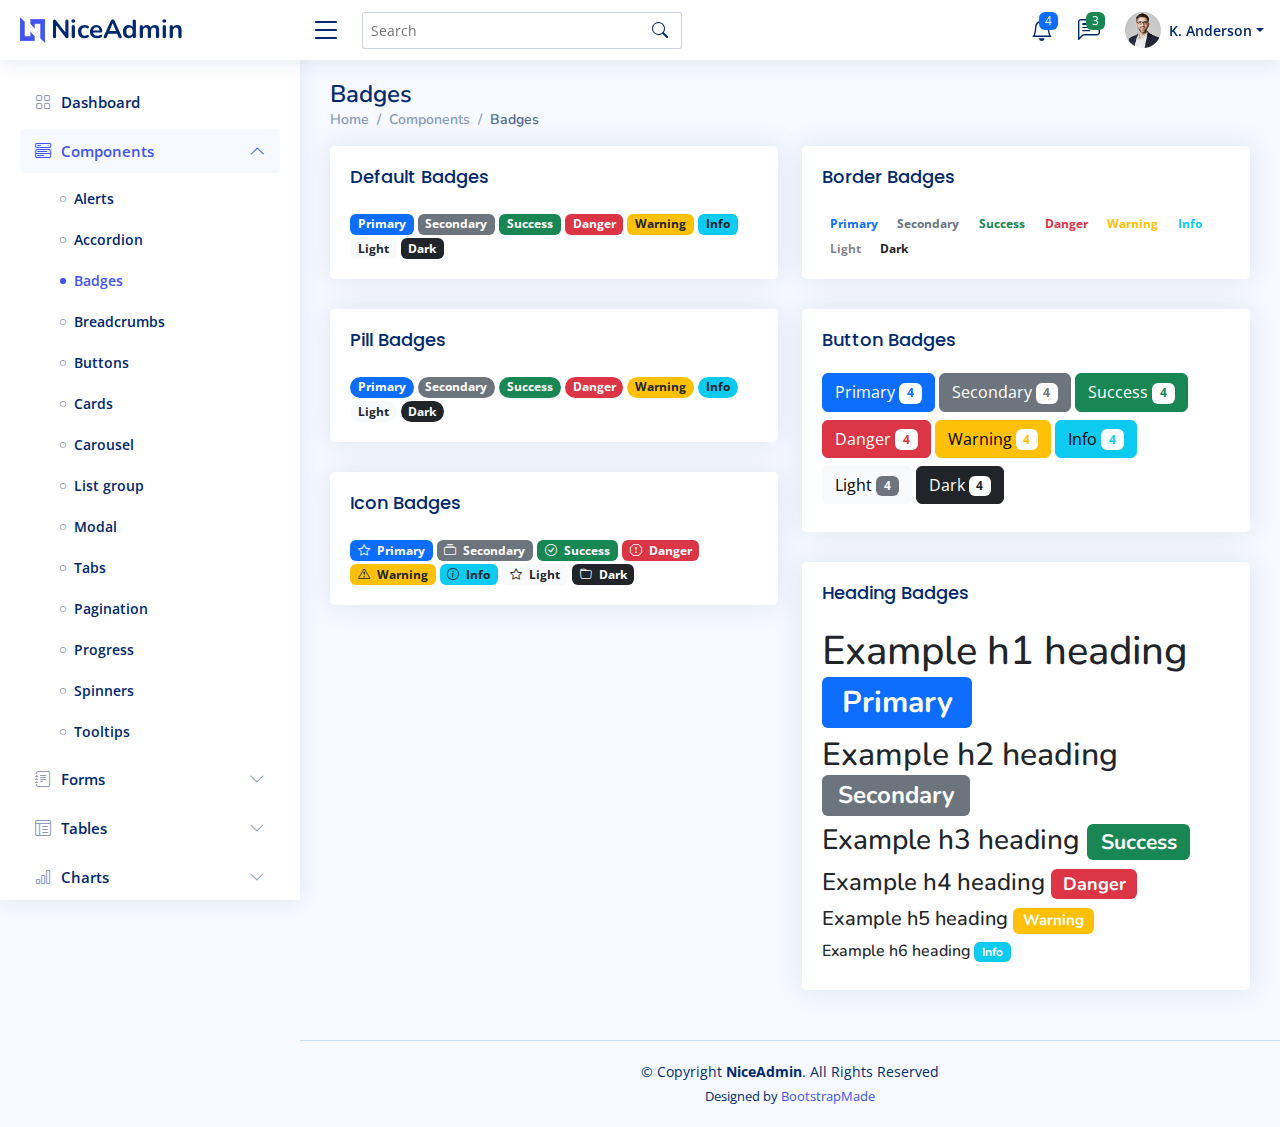
<file: bootstrap/NiceAdmin/components-badges.html>
<!DOCTYPE html>
<html lang="en">

<head>
  <meta charset="utf-8">
  <meta content="width=device-width, initial-scale=1.0" name="viewport">

  <title>Components / Badges - NiceAdmin Bootstrap Template</title>
  <meta content="" name="description">
  <meta content="" name="keywords">

  <!-- Favicons -->
  <link href="assets/img/favicon.png" rel="icon">
  <link href="assets/img/apple-touch-icon.png" rel="apple-touch-icon">

  <!-- Google Fonts -->
  <link href="https://fonts.gstatic.com" rel="preconnect">
  <link href="https://fonts.googleapis.com/css?family=Open+Sans:300,300i,400,400i,600,600i,700,700i|Nunito:300,300i,400,400i,600,600i,700,700i|Poppins:300,300i,400,400i,500,500i,600,600i,700,700i" rel="stylesheet">

  <!-- Vendor CSS Files -->
  <link href="assets/vendor/bootstrap/css/bootstrap.min.css" rel="stylesheet">
  <link href="assets/vendor/bootstrap-icons/bootstrap-icons.css" rel="stylesheet">
  <link href="assets/vendor/boxicons/css/boxicons.min.css" rel="stylesheet">
  <link href="assets/vendor/quill/quill.snow.css" rel="stylesheet">
  <link href="assets/vendor/quill/quill.bubble.css" rel="stylesheet">
  <link href="assets/vendor/remixicon/remixicon.css" rel="stylesheet">
  <link href="assets/vendor/simple-datatables/style.css" rel="stylesheet">

  <!-- Template Main CSS File -->
  <link href="assets/css/style.css" rel="stylesheet">

  <!-- =======================================================
  * Template Name: NiceAdmin
  * Updated: Mar 13 2024 with Bootstrap v5.3.3
  * Template URL: https://bootstrapmade.com/nice-admin-bootstrap-admin-html-template/
  * Author: BootstrapMade.com
  * License: https://bootstrapmade.com/license/
  ======================================================== -->
</head>

<body>

  <!-- ======= Header ======= -->
  <header id="header" class="header fixed-top d-flex align-items-center">

    <div class="d-flex align-items-center justify-content-between">
      <a href="index.html" class="logo d-flex align-items-center">
        <img src="assets/img/logo.png" alt="">
        <span class="d-none d-lg-block">NiceAdmin</span>
      </a>
      <i class="bi bi-list toggle-sidebar-btn"></i>
    </div><!-- End Logo -->

    <div class="search-bar">
      <form class="search-form d-flex align-items-center" method="POST" action="#">
        <input type="text" name="query" placeholder="Search" title="Enter search keyword">
        <button type="submit" title="Search"><i class="bi bi-search"></i></button>
      </form>
    </div><!-- End Search Bar -->

    <nav class="header-nav ms-auto">
      <ul class="d-flex align-items-center">

        <li class="nav-item d-block d-lg-none">
          <a class="nav-link nav-icon search-bar-toggle " href="#">
            <i class="bi bi-search"></i>
          </a>
        </li><!-- End Search Icon-->

        <li class="nav-item dropdown">

          <a class="nav-link nav-icon" href="#" data-bs-toggle="dropdown">
            <i class="bi bi-bell"></i>
            <span class="badge bg-primary badge-number">4</span>
          </a><!-- End Notification Icon -->

          <ul class="dropdown-menu dropdown-menu-end dropdown-menu-arrow notifications">
            <li class="dropdown-header">
              You have 4 new notifications
              <a href="#"><span class="badge rounded-pill bg-primary p-2 ms-2">View all</span></a>
            </li>
            <li>
              <hr class="dropdown-divider">
            </li>

            <li class="notification-item">
              <i class="bi bi-exclamation-circle text-warning"></i>
              <div>
                <h4>Lorem Ipsum</h4>
                <p>Quae dolorem earum veritatis oditseno</p>
                <p>30 min. ago</p>
              </div>
            </li>

            <li>
              <hr class="dropdown-divider">
            </li>

            <li class="notification-item">
              <i class="bi bi-x-circle text-danger"></i>
              <div>
                <h4>Atque rerum nesciunt</h4>
                <p>Quae dolorem earum veritatis oditseno</p>
                <p>1 hr. ago</p>
              </div>
            </li>

            <li>
              <hr class="dropdown-divider">
            </li>

            <li class="notification-item">
              <i class="bi bi-check-circle text-success"></i>
              <div>
                <h4>Sit rerum fuga</h4>
                <p>Quae dolorem earum veritatis oditseno</p>
                <p>2 hrs. ago</p>
              </div>
            </li>

            <li>
              <hr class="dropdown-divider">
            </li>

            <li class="notification-item">
              <i class="bi bi-info-circle text-primary"></i>
              <div>
                <h4>Dicta reprehenderit</h4>
                <p>Quae dolorem earum veritatis oditseno</p>
                <p>4 hrs. ago</p>
              </div>
            </li>

            <li>
              <hr class="dropdown-divider">
            </li>
            <li class="dropdown-footer">
              <a href="#">Show all notifications</a>
            </li>

          </ul><!-- End Notification Dropdown Items -->

        </li><!-- End Notification Nav -->

        <li class="nav-item dropdown">

          <a class="nav-link nav-icon" href="#" data-bs-toggle="dropdown">
            <i class="bi bi-chat-left-text"></i>
            <span class="badge bg-success badge-number">3</span>
          </a><!-- End Messages Icon -->

          <ul class="dropdown-menu dropdown-menu-end dropdown-menu-arrow messages">
            <li class="dropdown-header">
              You have 3 new messages
              <a href="#"><span class="badge rounded-pill bg-primary p-2 ms-2">View all</span></a>
            </li>
            <li>
              <hr class="dropdown-divider">
            </li>

            <li class="message-item">
              <a href="#">
                <img src="assets/img/messages-1.jpg" alt="" class="rounded-circle">
                <div>
                  <h4>Maria Hudson</h4>
                  <p>Velit asperiores et ducimus soluta repudiandae labore officia est ut...</p>
                  <p>4 hrs. ago</p>
                </div>
              </a>
            </li>
            <li>
              <hr class="dropdown-divider">
            </li>

            <li class="message-item">
              <a href="#">
                <img src="assets/img/messages-2.jpg" alt="" class="rounded-circle">
                <div>
                  <h4>Anna Nelson</h4>
                  <p>Velit asperiores et ducimus soluta repudiandae labore officia est ut...</p>
                  <p>6 hrs. ago</p>
                </div>
              </a>
            </li>
            <li>
              <hr class="dropdown-divider">
            </li>

            <li class="message-item">
              <a href="#">
                <img src="assets/img/messages-3.jpg" alt="" class="rounded-circle">
                <div>
                  <h4>David Muldon</h4>
                  <p>Velit asperiores et ducimus soluta repudiandae labore officia est ut...</p>
                  <p>8 hrs. ago</p>
                </div>
              </a>
            </li>
            <li>
              <hr class="dropdown-divider">
            </li>

            <li class="dropdown-footer">
              <a href="#">Show all messages</a>
            </li>

          </ul><!-- End Messages Dropdown Items -->

        </li><!-- End Messages Nav -->

        <li class="nav-item dropdown pe-3">

          <a class="nav-link nav-profile d-flex align-items-center pe-0" href="#" data-bs-toggle="dropdown">
            <img src="assets/img/profile-img.jpg" alt="Profile" class="rounded-circle">
            <span class="d-none d-md-block dropdown-toggle ps-2">K. Anderson</span>
          </a><!-- End Profile Iamge Icon -->

          <ul class="dropdown-menu dropdown-menu-end dropdown-menu-arrow profile">
            <li class="dropdown-header">
              <h6>Kevin Anderson</h6>
              <span>Web Designer</span>
            </li>
            <li>
              <hr class="dropdown-divider">
            </li>

            <li>
              <a class="dropdown-item d-flex align-items-center" href="users-profile.html">
                <i class="bi bi-person"></i>
                <span>My Profile</span>
              </a>
            </li>
            <li>
              <hr class="dropdown-divider">
            </li>

            <li>
              <a class="dropdown-item d-flex align-items-center" href="users-profile.html">
                <i class="bi bi-gear"></i>
                <span>Account Settings</span>
              </a>
            </li>
            <li>
              <hr class="dropdown-divider">
            </li>

            <li>
              <a class="dropdown-item d-flex align-items-center" href="pages-faq.html">
                <i class="bi bi-question-circle"></i>
                <span>Need Help?</span>
              </a>
            </li>
            <li>
              <hr class="dropdown-divider">
            </li>

            <li>
              <a class="dropdown-item d-flex align-items-center" href="#">
                <i class="bi bi-box-arrow-right"></i>
                <span>Sign Out</span>
              </a>
            </li>

          </ul><!-- End Profile Dropdown Items -->
        </li><!-- End Profile Nav -->

      </ul>
    </nav><!-- End Icons Navigation -->

  </header><!-- End Header -->

  <!-- ======= Sidebar ======= -->
  <aside id="sidebar" class="sidebar">

    <ul class="sidebar-nav" id="sidebar-nav">

      <li class="nav-item">
        <a class="nav-link collapsed" href="index.html">
          <i class="bi bi-grid"></i>
          <span>Dashboard</span>
        </a>
      </li><!-- End Dashboard Nav -->

      <li class="nav-item">
        <a class="nav-link " data-bs-target="#components-nav" data-bs-toggle="collapse" href="#">
          <i class="bi bi-menu-button-wide"></i><span>Components</span><i class="bi bi-chevron-down ms-auto"></i>
        </a>
        <ul id="components-nav" class="nav-content collapse show" data-bs-parent="#sidebar-nav">
          <li>
            <a href="components-alerts.html">
              <i class="bi bi-circle"></i><span>Alerts</span>
            </a>
          </li>
          <li>
            <a href="components-accordion.html">
              <i class="bi bi-circle"></i><span>Accordion</span>
            </a>
          </li>
          <li>
            <a href="components-badges.html" class="active">
              <i class="bi bi-circle"></i><span>Badges</span>
            </a>
          </li>
          <li>
            <a href="components-breadcrumbs.html">
              <i class="bi bi-circle"></i><span>Breadcrumbs</span>
            </a>
          </li>
          <li>
            <a href="components-buttons.html">
              <i class="bi bi-circle"></i><span>Buttons</span>
            </a>
          </li>
          <li>
            <a href="components-cards.html">
              <i class="bi bi-circle"></i><span>Cards</span>
            </a>
          </li>
          <li>
            <a href="components-carousel.html">
              <i class="bi bi-circle"></i><span>Carousel</span>
            </a>
          </li>
          <li>
            <a href="components-list-group.html">
              <i class="bi bi-circle"></i><span>List group</span>
            </a>
          </li>
          <li>
            <a href="components-modal.html">
              <i class="bi bi-circle"></i><span>Modal</span>
            </a>
          </li>
          <li>
            <a href="components-tabs.html">
              <i class="bi bi-circle"></i><span>Tabs</span>
            </a>
          </li>
          <li>
            <a href="components-pagination.html">
              <i class="bi bi-circle"></i><span>Pagination</span>
            </a>
          </li>
          <li>
            <a href="components-progress.html">
              <i class="bi bi-circle"></i><span>Progress</span>
            </a>
          </li>
          <li>
            <a href="components-spinners.html">
              <i class="bi bi-circle"></i><span>Spinners</span>
            </a>
          </li>
          <li>
            <a href="components-tooltips.html">
              <i class="bi bi-circle"></i><span>Tooltips</span>
            </a>
          </li>
        </ul>
      </li><!-- End Components Nav -->

      <li class="nav-item">
        <a class="nav-link collapsed" data-bs-target="#forms-nav" data-bs-toggle="collapse" href="#">
          <i class="bi bi-journal-text"></i><span>Forms</span><i class="bi bi-chevron-down ms-auto"></i>
        </a>
        <ul id="forms-nav" class="nav-content collapse " data-bs-parent="#sidebar-nav">
          <li>
            <a href="forms-elements.html">
              <i class="bi bi-circle"></i><span>Form Elements</span>
            </a>
          </li>
          <li>
            <a href="forms-layouts.html">
              <i class="bi bi-circle"></i><span>Form Layouts</span>
            </a>
          </li>
          <li>
            <a href="forms-editors.html">
              <i class="bi bi-circle"></i><span>Form Editors</span>
            </a>
          </li>
          <li>
            <a href="forms-validation.html">
              <i class="bi bi-circle"></i><span>Form Validation</span>
            </a>
          </li>
        </ul>
      </li><!-- End Forms Nav -->

      <li class="nav-item">
        <a class="nav-link collapsed" data-bs-target="#tables-nav" data-bs-toggle="collapse" href="#">
          <i class="bi bi-layout-text-window-reverse"></i><span>Tables</span><i class="bi bi-chevron-down ms-auto"></i>
        </a>
        <ul id="tables-nav" class="nav-content collapse " data-bs-parent="#sidebar-nav">
          <li>
            <a href="tables-general.html">
              <i class="bi bi-circle"></i><span>General Tables</span>
            </a>
          </li>
          <li>
            <a href="tables-data.html">
              <i class="bi bi-circle"></i><span>Data Tables</span>
            </a>
          </li>
        </ul>
      </li><!-- End Tables Nav -->

      <li class="nav-item">
        <a class="nav-link collapsed" data-bs-target="#charts-nav" data-bs-toggle="collapse" href="#">
          <i class="bi bi-bar-chart"></i><span>Charts</span><i class="bi bi-chevron-down ms-auto"></i>
        </a>
        <ul id="charts-nav" class="nav-content collapse " data-bs-parent="#sidebar-nav">
          <li>
            <a href="charts-chartjs.html">
              <i class="bi bi-circle"></i><span>Chart.js</span>
            </a>
          </li>
          <li>
            <a href="charts-apexcharts.html">
              <i class="bi bi-circle"></i><span>ApexCharts</span>
            </a>
          </li>
          <li>
            <a href="charts-echarts.html">
              <i class="bi bi-circle"></i><span>ECharts</span>
            </a>
          </li>
        </ul>
      </li><!-- End Charts Nav -->

      <li class="nav-item">
        <a class="nav-link collapsed" data-bs-target="#icons-nav" data-bs-toggle="collapse" href="#">
          <i class="bi bi-gem"></i><span>Icons</span><i class="bi bi-chevron-down ms-auto"></i>
        </a>
        <ul id="icons-nav" class="nav-content collapse " data-bs-parent="#sidebar-nav">
          <li>
            <a href="icons-bootstrap.html">
              <i class="bi bi-circle"></i><span>Bootstrap Icons</span>
            </a>
          </li>
          <li>
            <a href="icons-remix.html">
              <i class="bi bi-circle"></i><span>Remix Icons</span>
            </a>
          </li>
          <li>
            <a href="icons-boxicons.html">
              <i class="bi bi-circle"></i><span>Boxicons</span>
            </a>
          </li>
        </ul>
      </li><!-- End Icons Nav -->

      <li class="nav-heading">Pages</li>

      <li class="nav-item">
        <a class="nav-link collapsed" href="users-profile.html">
          <i class="bi bi-person"></i>
          <span>Profile</span>
        </a>
      </li><!-- End Profile Page Nav -->

      <li class="nav-item">
        <a class="nav-link collapsed" href="pages-faq.html">
          <i class="bi bi-question-circle"></i>
          <span>F.A.Q</span>
        </a>
      </li><!-- End F.A.Q Page Nav -->

      <li class="nav-item">
        <a class="nav-link collapsed" href="pages-contact.html">
          <i class="bi bi-envelope"></i>
          <span>Contact</span>
        </a>
      </li><!-- End Contact Page Nav -->

      <li class="nav-item">
        <a class="nav-link collapsed" href="pages-register.html">
          <i class="bi bi-card-list"></i>
          <span>Register</span>
        </a>
      </li><!-- End Register Page Nav -->

      <li class="nav-item">
        <a class="nav-link collapsed" href="pages-login.html">
          <i class="bi bi-box-arrow-in-right"></i>
          <span>Login</span>
        </a>
      </li><!-- End Login Page Nav -->

      <li class="nav-item">
        <a class="nav-link collapsed" href="pages-error-404.html">
          <i class="bi bi-dash-circle"></i>
          <span>Error 404</span>
        </a>
      </li><!-- End Error 404 Page Nav -->

      <li class="nav-item">
        <a class="nav-link collapsed" href="pages-blank.html">
          <i class="bi bi-file-earmark"></i>
          <span>Blank</span>
        </a>
      </li><!-- End Blank Page Nav -->

    </ul>

  </aside><!-- End Sidebar-->

  <main id="main" class="main">

    <div class="pagetitle">
      <h1>Badges</h1>
      <nav>
        <ol class="breadcrumb">
          <li class="breadcrumb-item"><a href="index.html">Home</a></li>
          <li class="breadcrumb-item">Components</li>
          <li class="breadcrumb-item active">Badges</li>
        </ol>
      </nav>
    </div><!-- End Page Title -->

    <section class="section">
      <div class="row">

        <div class="col-lg-6">

          <div class="card">
            <div class="card-body">
              <h5 class="card-title">Default Badges</h5>

              <span class="badge bg-primary">Primary</span>
              <span class="badge bg-secondary">Secondary</span>
              <span class="badge bg-success">Success</span>
              <span class="badge bg-danger">Danger</span>
              <span class="badge bg-warning text-dark">Warning</span>
              <span class="badge bg-info text-dark">Info</span>
              <span class="badge bg-light text-dark">Light</span>
              <span class="badge bg-dark">Dark</span>
            </div>
          </div><!-- End Default Badges -->

          <div class="card">
            <div class="card-body">
              <h5 class="card-title">Pill Badges</h5>
              <span class="badge rounded-pill bg-primary">Primary</span>
              <span class="badge rounded-pill bg-secondary">Secondary</span>
              <span class="badge rounded-pill bg-success">Success</span>
              <span class="badge rounded-pill bg-danger">Danger</span>
              <span class="badge rounded-pill bg-warning text-dark">Warning</span>
              <span class="badge rounded-pill bg-info text-dark">Info</span>
              <span class="badge rounded-pill bg-light text-dark">Light</span>
              <span class="badge rounded-pill bg-dark">Dark</span>
            </div>
          </div><!-- End Pill Badges -->

          <div class="card">
            <div class="card-body">
              <h5 class="card-title">Icon Badges</h5>
              <span class="badge bg-primary"><i class="bi bi-star me-1"></i> Primary</span>
              <span class="badge bg-secondary"><i class="bi bi-collection me-1"></i> Secondary</span>
              <span class="badge bg-success"><i class="bi bi-check-circle me-1"></i> Success</span>
              <span class="badge bg-danger"><i class="bi bi-exclamation-octagon me-1"></i> Danger</span>
              <span class="badge bg-warning text-dark"><i class="bi bi-exclamation-triangle me-1"></i> Warning</span>
              <span class="badge bg-info text-dark"><i class="bi bi-info-circle me-1"></i> Info</span>
              <span class="badge bg-light text-dark"><i class="bi bi-star me-1"></i> Light</span>
              <span class="badge bg-dark"><i class="bi bi-folder me-1"></i> Dark</span>
            </div>
          </div><!-- End Icon Badges -->

        </div>

        <div class="col-lg-6">

          <div class="card">
            <div class="card-body">
              <h5 class="card-title">Border Badges</h5>
              <span class="badge border-primary border-1 text-primary">Primary</span>
              <span class="badge border-secondary border-1 text-secondary">Secondary</span>
              <span class="badge border-success border-1 text-success">Success</span>
              <span class="badge border-danger border-1 text-danger">Danger</span>
              <span class="badge border-warning border-1 text-warning">Warning</span>
              <span class="badge border-info border-1 text-info">Info</span>
              <span class="badge border-light border-1 text-black-50">Light</span>
              <span class="badge border-dark border-1 text-dark">Dark</span>
            </div>
          </div><!-- End Border Badges -->

          <div class="card">
            <div class="card-body">
              <h5 class="card-title">Button Badges</h5>

              <button type="button" class="btn btn-primary mb-2">
                Primary <span class="badge bg-white text-primary">4</span>
              </button>
              <button type="button" class="btn btn-secondary mb-2">
                Secondary <span class="badge bg-white text-secondary">4</span>
              </button>
              <button type="button" class="btn btn-success mb-2">
                Success <span class="badge bg-white text-success">4</span>
              </button>
              <button type="button" class="btn btn-danger mb-2">
                Danger <span class="badge bg-white text-danger">4</span>
              </button>
              <button type="button" class="btn btn-warning mb-2">
                Warning <span class="badge bg-white text-warning">4</span>
              </button>
              <button type="button" class="btn btn-info mb-2">
                Info <span class="badge bg-white text-info">4</span>
              </button>
              <button type="button" class="btn btn-light mb-2">
                Light <span class="badge bg-secondary text-light">4</span>
              </button>
              <button type="button" class="btn btn-dark mb-2">
                Dark <span class="badge bg-white text-dark">4</span>
              </button>
            </div>
          </div><!-- End Button Badges -->

          <div class="card">
            <div class="card-body">
              <h5 class="card-title">Heading Badges</h5>

              <h1>Example h1 heading <span class="badge bg-primary">Primary</span></h1>
              <h2>Example h2 heading <span class="badge bg-secondary">Secondary</span></h2>
              <h3>Example h3 heading <span class="badge bg-success">Success</span></h3>
              <h4>Example h4 heading <span class="badge bg-danger">Danger</span></h4>
              <h5>Example h5 heading <span class="badge bg-warning">Warning</span></h5>
              <h6>Example h6 heading <span class="badge bg-info">Info</span></h6>
            </div>
          </div><!-- End Heading Badges -->

        </div>

      </div>
    </section>

  </main><!-- End #main -->

  <!-- ======= Footer ======= -->
  <footer id="footer" class="footer">
    <div class="copyright">
      &copy; Copyright <strong><span>NiceAdmin</span></strong>. All Rights Reserved
    </div>
    <div class="credits">
      <!-- All the links in the footer should remain intact. -->
      <!-- You can delete the links only if you purchased the pro version. -->
      <!-- Licensing information: https://bootstrapmade.com/license/ -->
      <!-- Purchase the pro version with working PHP/AJAX contact form: https://bootstrapmade.com/nice-admin-bootstrap-admin-html-template/ -->
      Designed by <a href="https://bootstrapmade.com/">BootstrapMade</a>
    </div>
  </footer><!-- End Footer -->

  <a href="#" class="back-to-top d-flex align-items-center justify-content-center"><i class="bi bi-arrow-up-short"></i></a>

  <!-- Vendor JS Files -->
  <script src="assets/vendor/apexcharts/apexcharts.min.js"></script>
  <script src="assets/vendor/bootstrap/js/bootstrap.bundle.min.js"></script>
  <script src="assets/vendor/chart.js/chart.umd.js"></script>
  <script src="assets/vendor/echarts/echarts.min.js"></script>
  <script src="assets/vendor/quill/quill.min.js"></script>
  <script src="assets/vendor/simple-datatables/simple-datatables.js"></script>
  <script src="assets/vendor/tinymce/tinymce.min.js"></script>
  <script src="assets/vendor/php-email-form/validate.js"></script>

  <!-- Template Main JS File -->
  <script src="assets/js/main.js"></script>

</body>

</html>
</file>
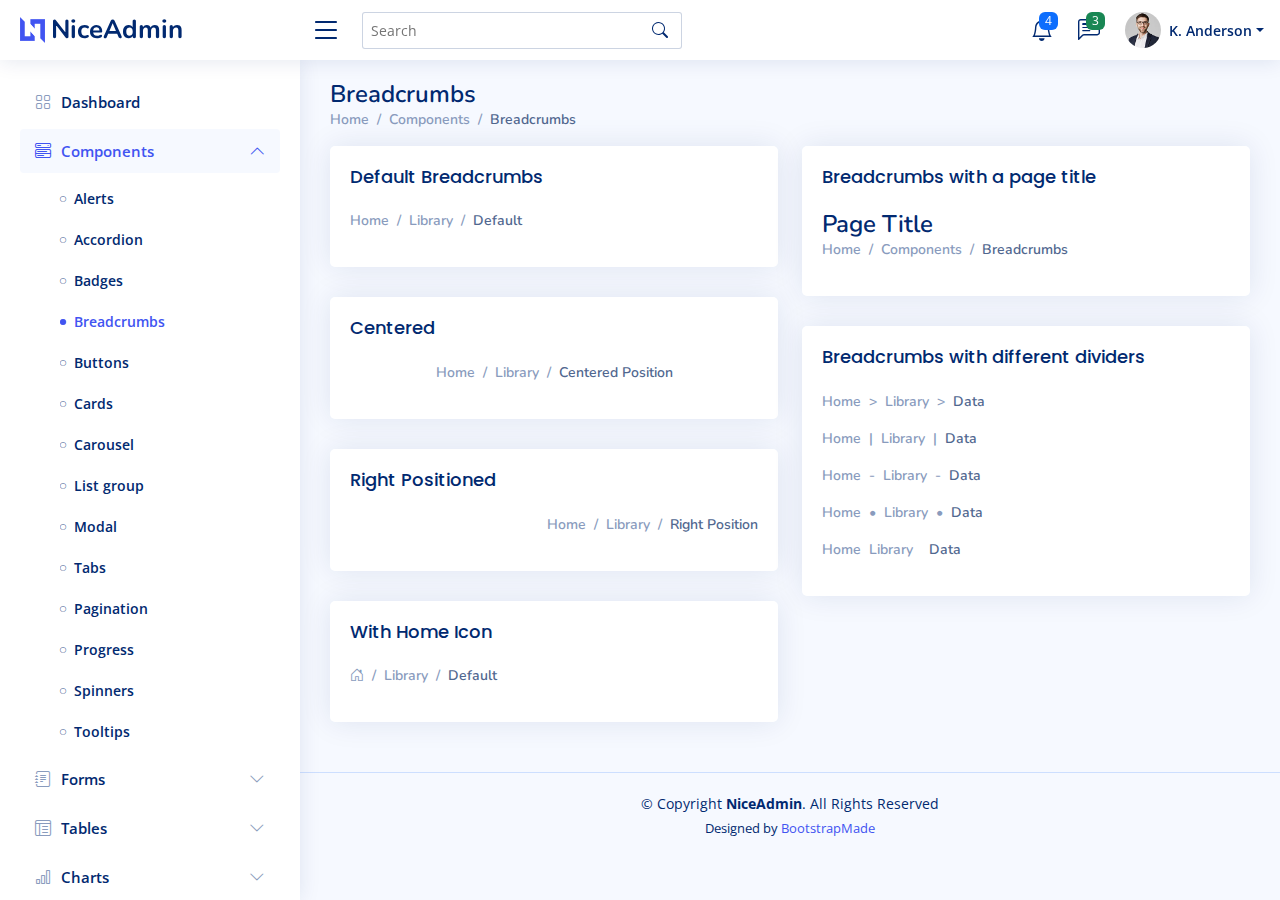
<file: bootstrap/NiceAdmin/components-breadcrumbs.html>
<!DOCTYPE html>
<html lang="en">

<head>
  <meta charset="utf-8">
  <meta content="width=device-width, initial-scale=1.0" name="viewport">

  <title>Components / Breadcrumbs - NiceAdmin Bootstrap Template</title>
  <meta content="" name="description">
  <meta content="" name="keywords">

  <!-- Favicons -->
  <link href="assets/img/favicon.png" rel="icon">
  <link href="assets/img/apple-touch-icon.png" rel="apple-touch-icon">

  <!-- Google Fonts -->
  <link href="https://fonts.gstatic.com" rel="preconnect">
  <link href="https://fonts.googleapis.com/css?family=Open+Sans:300,300i,400,400i,600,600i,700,700i|Nunito:300,300i,400,400i,600,600i,700,700i|Poppins:300,300i,400,400i,500,500i,600,600i,700,700i" rel="stylesheet">

  <!-- Vendor CSS Files -->
  <link href="assets/vendor/bootstrap/css/bootstrap.min.css" rel="stylesheet">
  <link href="assets/vendor/bootstrap-icons/bootstrap-icons.css" rel="stylesheet">
  <link href="assets/vendor/boxicons/css/boxicons.min.css" rel="stylesheet">
  <link href="assets/vendor/quill/quill.snow.css" rel="stylesheet">
  <link href="assets/vendor/quill/quill.bubble.css" rel="stylesheet">
  <link href="assets/vendor/remixicon/remixicon.css" rel="stylesheet">
  <link href="assets/vendor/simple-datatables/style.css" rel="stylesheet">

  <!-- Template Main CSS File -->
  <link href="assets/css/style.css" rel="stylesheet">

  <!-- =======================================================
  * Template Name: NiceAdmin
  * Updated: Mar 13 2024 with Bootstrap v5.3.3
  * Template URL: https://bootstrapmade.com/nice-admin-bootstrap-admin-html-template/
  * Author: BootstrapMade.com
  * License: https://bootstrapmade.com/license/
  ======================================================== -->
</head>

<body>

  <!-- ======= Header ======= -->
  <header id="header" class="header fixed-top d-flex align-items-center">

    <div class="d-flex align-items-center justify-content-between">
      <a href="index.html" class="logo d-flex align-items-center">
        <img src="assets/img/logo.png" alt="">
        <span class="d-none d-lg-block">NiceAdmin</span>
      </a>
      <i class="bi bi-list toggle-sidebar-btn"></i>
    </div><!-- End Logo -->

    <div class="search-bar">
      <form class="search-form d-flex align-items-center" method="POST" action="#">
        <input type="text" name="query" placeholder="Search" title="Enter search keyword">
        <button type="submit" title="Search"><i class="bi bi-search"></i></button>
      </form>
    </div><!-- End Search Bar -->

    <nav class="header-nav ms-auto">
      <ul class="d-flex align-items-center">

        <li class="nav-item d-block d-lg-none">
          <a class="nav-link nav-icon search-bar-toggle " href="#">
            <i class="bi bi-search"></i>
          </a>
        </li><!-- End Search Icon-->

        <li class="nav-item dropdown">

          <a class="nav-link nav-icon" href="#" data-bs-toggle="dropdown">
            <i class="bi bi-bell"></i>
            <span class="badge bg-primary badge-number">4</span>
          </a><!-- End Notification Icon -->

          <ul class="dropdown-menu dropdown-menu-end dropdown-menu-arrow notifications">
            <li class="dropdown-header">
              You have 4 new notifications
              <a href="#"><span class="badge rounded-pill bg-primary p-2 ms-2">View all</span></a>
            </li>
            <li>
              <hr class="dropdown-divider">
            </li>

            <li class="notification-item">
              <i class="bi bi-exclamation-circle text-warning"></i>
              <div>
                <h4>Lorem Ipsum</h4>
                <p>Quae dolorem earum veritatis oditseno</p>
                <p>30 min. ago</p>
              </div>
            </li>

            <li>
              <hr class="dropdown-divider">
            </li>

            <li class="notification-item">
              <i class="bi bi-x-circle text-danger"></i>
              <div>
                <h4>Atque rerum nesciunt</h4>
                <p>Quae dolorem earum veritatis oditseno</p>
                <p>1 hr. ago</p>
              </div>
            </li>

            <li>
              <hr class="dropdown-divider">
            </li>

            <li class="notification-item">
              <i class="bi bi-check-circle text-success"></i>
              <div>
                <h4>Sit rerum fuga</h4>
                <p>Quae dolorem earum veritatis oditseno</p>
                <p>2 hrs. ago</p>
              </div>
            </li>

            <li>
              <hr class="dropdown-divider">
            </li>

            <li class="notification-item">
              <i class="bi bi-info-circle text-primary"></i>
              <div>
                <h4>Dicta reprehenderit</h4>
                <p>Quae dolorem earum veritatis oditseno</p>
                <p>4 hrs. ago</p>
              </div>
            </li>

            <li>
              <hr class="dropdown-divider">
            </li>
            <li class="dropdown-footer">
              <a href="#">Show all notifications</a>
            </li>

          </ul><!-- End Notification Dropdown Items -->

        </li><!-- End Notification Nav -->

        <li class="nav-item dropdown">

          <a class="nav-link nav-icon" href="#" data-bs-toggle="dropdown">
            <i class="bi bi-chat-left-text"></i>
            <span class="badge bg-success badge-number">3</span>
          </a><!-- End Messages Icon -->

          <ul class="dropdown-menu dropdown-menu-end dropdown-menu-arrow messages">
            <li class="dropdown-header">
              You have 3 new messages
              <a href="#"><span class="badge rounded-pill bg-primary p-2 ms-2">View all</span></a>
            </li>
            <li>
              <hr class="dropdown-divider">
            </li>

            <li class="message-item">
              <a href="#">
                <img src="assets/img/messages-1.jpg" alt="" class="rounded-circle">
                <div>
                  <h4>Maria Hudson</h4>
                  <p>Velit asperiores et ducimus soluta repudiandae labore officia est ut...</p>
                  <p>4 hrs. ago</p>
                </div>
              </a>
            </li>
            <li>
              <hr class="dropdown-divider">
            </li>

            <li class="message-item">
              <a href="#">
                <img src="assets/img/messages-2.jpg" alt="" class="rounded-circle">
                <div>
                  <h4>Anna Nelson</h4>
                  <p>Velit asperiores et ducimus soluta repudiandae labore officia est ut...</p>
                  <p>6 hrs. ago</p>
                </div>
              </a>
            </li>
            <li>
              <hr class="dropdown-divider">
            </li>

            <li class="message-item">
              <a href="#">
                <img src="assets/img/messages-3.jpg" alt="" class="rounded-circle">
                <div>
                  <h4>David Muldon</h4>
                  <p>Velit asperiores et ducimus soluta repudiandae labore officia est ut...</p>
                  <p>8 hrs. ago</p>
                </div>
              </a>
            </li>
            <li>
              <hr class="dropdown-divider">
            </li>

            <li class="dropdown-footer">
              <a href="#">Show all messages</a>
            </li>

          </ul><!-- End Messages Dropdown Items -->

        </li><!-- End Messages Nav -->

        <li class="nav-item dropdown pe-3">

          <a class="nav-link nav-profile d-flex align-items-center pe-0" href="#" data-bs-toggle="dropdown">
            <img src="assets/img/profile-img.jpg" alt="Profile" class="rounded-circle">
            <span class="d-none d-md-block dropdown-toggle ps-2">K. Anderson</span>
          </a><!-- End Profile Iamge Icon -->

          <ul class="dropdown-menu dropdown-menu-end dropdown-menu-arrow profile">
            <li class="dropdown-header">
              <h6>Kevin Anderson</h6>
              <span>Web Designer</span>
            </li>
            <li>
              <hr class="dropdown-divider">
            </li>

            <li>
              <a class="dropdown-item d-flex align-items-center" href="users-profile.html">
                <i class="bi bi-person"></i>
                <span>My Profile</span>
              </a>
            </li>
            <li>
              <hr class="dropdown-divider">
            </li>

            <li>
              <a class="dropdown-item d-flex align-items-center" href="users-profile.html">
                <i class="bi bi-gear"></i>
                <span>Account Settings</span>
              </a>
            </li>
            <li>
              <hr class="dropdown-divider">
            </li>

            <li>
              <a class="dropdown-item d-flex align-items-center" href="pages-faq.html">
                <i class="bi bi-question-circle"></i>
                <span>Need Help?</span>
              </a>
            </li>
            <li>
              <hr class="dropdown-divider">
            </li>

            <li>
              <a class="dropdown-item d-flex align-items-center" href="#">
                <i class="bi bi-box-arrow-right"></i>
                <span>Sign Out</span>
              </a>
            </li>

          </ul><!-- End Profile Dropdown Items -->
        </li><!-- End Profile Nav -->

      </ul>
    </nav><!-- End Icons Navigation -->

  </header><!-- End Header -->

  <!-- ======= Sidebar ======= -->
  <aside id="sidebar" class="sidebar">

    <ul class="sidebar-nav" id="sidebar-nav">

      <li class="nav-item">
        <a class="nav-link collapsed" href="index.html">
          <i class="bi bi-grid"></i>
          <span>Dashboard</span>
        </a>
      </li><!-- End Dashboard Nav -->

      <li class="nav-item">
        <a class="nav-link " data-bs-target="#components-nav" data-bs-toggle="collapse" href="#">
          <i class="bi bi-menu-button-wide"></i><span>Components</span><i class="bi bi-chevron-down ms-auto"></i>
        </a>
        <ul id="components-nav" class="nav-content collapse show" data-bs-parent="#sidebar-nav">
          <li>
            <a href="components-alerts.html">
              <i class="bi bi-circle"></i><span>Alerts</span>
            </a>
          </li>
          <li>
            <a href="components-accordion.html">
              <i class="bi bi-circle"></i><span>Accordion</span>
            </a>
          </li>
          <li>
            <a href="components-badges.html">
              <i class="bi bi-circle"></i><span>Badges</span>
            </a>
          </li>
          <li>
            <a href="components-breadcrumbs.html" class="active">
              <i class="bi bi-circle"></i><span>Breadcrumbs</span>
            </a>
          </li>
          <li>
            <a href="components-buttons.html">
              <i class="bi bi-circle"></i><span>Buttons</span>
            </a>
          </li>
          <li>
            <a href="components-cards.html">
              <i class="bi bi-circle"></i><span>Cards</span>
            </a>
          </li>
          <li>
            <a href="components-carousel.html">
              <i class="bi bi-circle"></i><span>Carousel</span>
            </a>
          </li>
          <li>
            <a href="components-list-group.html">
              <i class="bi bi-circle"></i><span>List group</span>
            </a>
          </li>
          <li>
            <a href="components-modal.html">
              <i class="bi bi-circle"></i><span>Modal</span>
            </a>
          </li>
          <li>
            <a href="components-tabs.html">
              <i class="bi bi-circle"></i><span>Tabs</span>
            </a>
          </li>
          <li>
            <a href="components-pagination.html">
              <i class="bi bi-circle"></i><span>Pagination</span>
            </a>
          </li>
          <li>
            <a href="components-progress.html">
              <i class="bi bi-circle"></i><span>Progress</span>
            </a>
          </li>
          <li>
            <a href="components-spinners.html">
              <i class="bi bi-circle"></i><span>Spinners</span>
            </a>
          </li>
          <li>
            <a href="components-tooltips.html">
              <i class="bi bi-circle"></i><span>Tooltips</span>
            </a>
          </li>
        </ul>
      </li><!-- End Components Nav -->

      <li class="nav-item">
        <a class="nav-link collapsed" data-bs-target="#forms-nav" data-bs-toggle="collapse" href="#">
          <i class="bi bi-journal-text"></i><span>Forms</span><i class="bi bi-chevron-down ms-auto"></i>
        </a>
        <ul id="forms-nav" class="nav-content collapse " data-bs-parent="#sidebar-nav">
          <li>
            <a href="forms-elements.html">
              <i class="bi bi-circle"></i><span>Form Elements</span>
            </a>
          </li>
          <li>
            <a href="forms-layouts.html">
              <i class="bi bi-circle"></i><span>Form Layouts</span>
            </a>
          </li>
          <li>
            <a href="forms-editors.html">
              <i class="bi bi-circle"></i><span>Form Editors</span>
            </a>
          </li>
          <li>
            <a href="forms-validation.html">
              <i class="bi bi-circle"></i><span>Form Validation</span>
            </a>
          </li>
        </ul>
      </li><!-- End Forms Nav -->

      <li class="nav-item">
        <a class="nav-link collapsed" data-bs-target="#tables-nav" data-bs-toggle="collapse" href="#">
          <i class="bi bi-layout-text-window-reverse"></i><span>Tables</span><i class="bi bi-chevron-down ms-auto"></i>
        </a>
        <ul id="tables-nav" class="nav-content collapse " data-bs-parent="#sidebar-nav">
          <li>
            <a href="tables-general.html">
              <i class="bi bi-circle"></i><span>General Tables</span>
            </a>
          </li>
          <li>
            <a href="tables-data.html">
              <i class="bi bi-circle"></i><span>Data Tables</span>
            </a>
          </li>
        </ul>
      </li><!-- End Tables Nav -->

      <li class="nav-item">
        <a class="nav-link collapsed" data-bs-target="#charts-nav" data-bs-toggle="collapse" href="#">
          <i class="bi bi-bar-chart"></i><span>Charts</span><i class="bi bi-chevron-down ms-auto"></i>
        </a>
        <ul id="charts-nav" class="nav-content collapse " data-bs-parent="#sidebar-nav">
          <li>
            <a href="charts-chartjs.html">
              <i class="bi bi-circle"></i><span>Chart.js</span>
            </a>
          </li>
          <li>
            <a href="charts-apexcharts.html">
              <i class="bi bi-circle"></i><span>ApexCharts</span>
            </a>
          </li>
          <li>
            <a href="charts-echarts.html">
              <i class="bi bi-circle"></i><span>ECharts</span>
            </a>
          </li>
        </ul>
      </li><!-- End Charts Nav -->

      <li class="nav-item">
        <a class="nav-link collapsed" data-bs-target="#icons-nav" data-bs-toggle="collapse" href="#">
          <i class="bi bi-gem"></i><span>Icons</span><i class="bi bi-chevron-down ms-auto"></i>
        </a>
        <ul id="icons-nav" class="nav-content collapse " data-bs-parent="#sidebar-nav">
          <li>
            <a href="icons-bootstrap.html">
              <i class="bi bi-circle"></i><span>Bootstrap Icons</span>
            </a>
          </li>
          <li>
            <a href="icons-remix.html">
              <i class="bi bi-circle"></i><span>Remix Icons</span>
            </a>
          </li>
          <li>
            <a href="icons-boxicons.html">
              <i class="bi bi-circle"></i><span>Boxicons</span>
            </a>
          </li>
        </ul>
      </li><!-- End Icons Nav -->

      <li class="nav-heading">Pages</li>

      <li class="nav-item">
        <a class="nav-link collapsed" href="users-profile.html">
          <i class="bi bi-person"></i>
          <span>Profile</span>
        </a>
      </li><!-- End Profile Page Nav -->

      <li class="nav-item">
        <a class="nav-link collapsed" href="pages-faq.html">
          <i class="bi bi-question-circle"></i>
          <span>F.A.Q</span>
        </a>
      </li><!-- End F.A.Q Page Nav -->

      <li class="nav-item">
        <a class="nav-link collapsed" href="pages-contact.html">
          <i class="bi bi-envelope"></i>
          <span>Contact</span>
        </a>
      </li><!-- End Contact Page Nav -->

      <li class="nav-item">
        <a class="nav-link collapsed" href="pages-register.html">
          <i class="bi bi-card-list"></i>
          <span>Register</span>
        </a>
      </li><!-- End Register Page Nav -->

      <li class="nav-item">
        <a class="nav-link collapsed" href="pages-login.html">
          <i class="bi bi-box-arrow-in-right"></i>
          <span>Login</span>
        </a>
      </li><!-- End Login Page Nav -->

      <li class="nav-item">
        <a class="nav-link collapsed" href="pages-error-404.html">
          <i class="bi bi-dash-circle"></i>
          <span>Error 404</span>
        </a>
      </li><!-- End Error 404 Page Nav -->

      <li class="nav-item">
        <a class="nav-link collapsed" href="pages-blank.html">
          <i class="bi bi-file-earmark"></i>
          <span>Blank</span>
        </a>
      </li><!-- End Blank Page Nav -->

    </ul>

  </aside><!-- End Sidebar-->

  <main id="main" class="main">

    <div class="pagetitle">
      <h1>Breadcrumbs</h1>
      <nav>
        <ol class="breadcrumb">
          <li class="breadcrumb-item"><a href="index.html">Home</a></li>
          <li class="breadcrumb-item">Components</li>
          <li class="breadcrumb-item active">Breadcrumbs</li>
        </ol>
      </nav>
    </div><!-- End Page Title -->

    <section class="section">
      <div class="row">
        <div class="col-lg-6">

          <div class="card">
            <div class="card-body">
              <h5 class="card-title">Default Breadcrumbs</h5>

              <nav>
                <ol class="breadcrumb">
                  <li class="breadcrumb-item"><a href="index.html">Home</a></li>
                  <li class="breadcrumb-item"><a href="#">Library</a></li>
                  <li class="breadcrumb-item active">Default</li>
                </ol>
              </nav>
            </div>
          </div>

          <div class="card">
            <div class="card-body">
              <h5 class="card-title">Centered</h5>

              <nav class="d-flex justify-content-center">
                <ol class="breadcrumb">
                  <li class="breadcrumb-item"><a href="index.html">Home</a></li>
                  <li class="breadcrumb-item"><a href="#">Library</a></li>
                  <li class="breadcrumb-item active">Centered Position</li>
                </ol>
              </nav>
            </div>
          </div>

          <div class="card">
            <div class="card-body">
              <h5 class="card-title">Right Positioned</h5>

              <nav class="d-flex justify-content-end">
                <ol class="breadcrumb">
                  <li class="breadcrumb-item"><a href="index.html">Home</a></li>
                  <li class="breadcrumb-item"><a href="#">Library</a></li>
                  <li class="breadcrumb-item active">Right Position</li>
                </ol>
              </nav>
            </div>
          </div>

          <div class="card">
            <div class="card-body">
              <h5 class="card-title">With Home Icon</h5>

              <nav>
                <ol class="breadcrumb">
                  <li class="breadcrumb-item"><a href="index.html"><i class="bi bi-house-door"></i></a></li>
                  <li class="breadcrumb-item"><a href="#">Library</a></li>
                  <li class="breadcrumb-item active">Default</li>
                </ol>
              </nav>
            </div>
          </div>

        </div>

        <div class="col-lg-6">

          <div class="card">
            <div class="card-body">
              <h5 class="card-title">Breadcrumbs with a page title</h5>

              <div class="pagetitle">
                <h1>Page Title</h1>
                <nav>
                  <ol class="breadcrumb">
                    <li class="breadcrumb-item"><a href="index.html">Home</a></li>
                    <li class="breadcrumb-item">Components</li>
                    <li class="breadcrumb-item active">Breadcrumbs</li>
                  </ol>
                </nav>
              </div><!-- End Breadcrumbs with a page title -->

            </div>
          </div>

          <div class="card">
            <div class="card-body">
              <h5 class="card-title">Breadcrumbs with different dividers</h5>

              <nav style="--bs-breadcrumb-divider: '>';">
                <ol class="breadcrumb">
                  <li class="breadcrumb-item"><a href="index.html">Home</a></li>
                  <li class="breadcrumb-item"><a href="#">Library</a></li>
                  <li class="breadcrumb-item active">Data</li>
                </ol>
              </nav>

              <nav style="--bs-breadcrumb-divider: '|';">
                <ol class="breadcrumb">
                  <li class="breadcrumb-item"><a href="index.html">Home</a></li>
                  <li class="breadcrumb-item"><a href="#">Library</a></li>
                  <li class="breadcrumb-item active">Data</li>
                </ol>
              </nav>

              <nav style="--bs-breadcrumb-divider: '-';">
                <ol class="breadcrumb">
                  <li class="breadcrumb-item"><a href="index.html">Home</a></li>
                  <li class="breadcrumb-item"><a href="#">Library</a></li>
                  <li class="breadcrumb-item active">Data</li>
                </ol>
              </nav>

              <nav style="--bs-breadcrumb-divider: '•';">
                <ol class="breadcrumb">
                  <li class="breadcrumb-item"><a href="index.html">Home</a></li>
                  <li class="breadcrumb-item"><a href="#">Library</a></li>
                  <li class="breadcrumb-item active">Data</li>
                </ol>
              </nav>

              <nav style="--bs-breadcrumb-divider: '';">
                <ol class="breadcrumb">
                  <li class="breadcrumb-item"><a href="index.html">Home</a></li>
                  <li class="breadcrumb-item"><a href="#">Library</a></li>
                  <li class="breadcrumb-item active">Data</li>
                </ol>
              </nav>

            </div>
          </div>

        </div>
      </div>
    </section>

  </main><!-- End #main -->

  <!-- ======= Footer ======= -->
  <footer id="footer" class="footer">
    <div class="copyright">
      &copy; Copyright <strong><span>NiceAdmin</span></strong>. All Rights Reserved
    </div>
    <div class="credits">
      <!-- All the links in the footer should remain intact. -->
      <!-- You can delete the links only if you purchased the pro version. -->
      <!-- Licensing information: https://bootstrapmade.com/license/ -->
      <!-- Purchase the pro version with working PHP/AJAX contact form: https://bootstrapmade.com/nice-admin-bootstrap-admin-html-template/ -->
      Designed by <a href="https://bootstrapmade.com/">BootstrapMade</a>
    </div>
  </footer><!-- End Footer -->

  <a href="#" class="back-to-top d-flex align-items-center justify-content-center"><i class="bi bi-arrow-up-short"></i></a>

  <!-- Vendor JS Files -->
  <script src="assets/vendor/apexcharts/apexcharts.min.js"></script>
  <script src="assets/vendor/bootstrap/js/bootstrap.bundle.min.js"></script>
  <script src="assets/vendor/chart.js/chart.umd.js"></script>
  <script src="assets/vendor/echarts/echarts.min.js"></script>
  <script src="assets/vendor/quill/quill.min.js"></script>
  <script src="assets/vendor/simple-datatables/simple-datatables.js"></script>
  <script src="assets/vendor/tinymce/tinymce.min.js"></script>
  <script src="assets/vendor/php-email-form/validate.js"></script>

  <!-- Template Main JS File -->
  <script src="assets/js/main.js"></script>

</body>

</html>
</file>
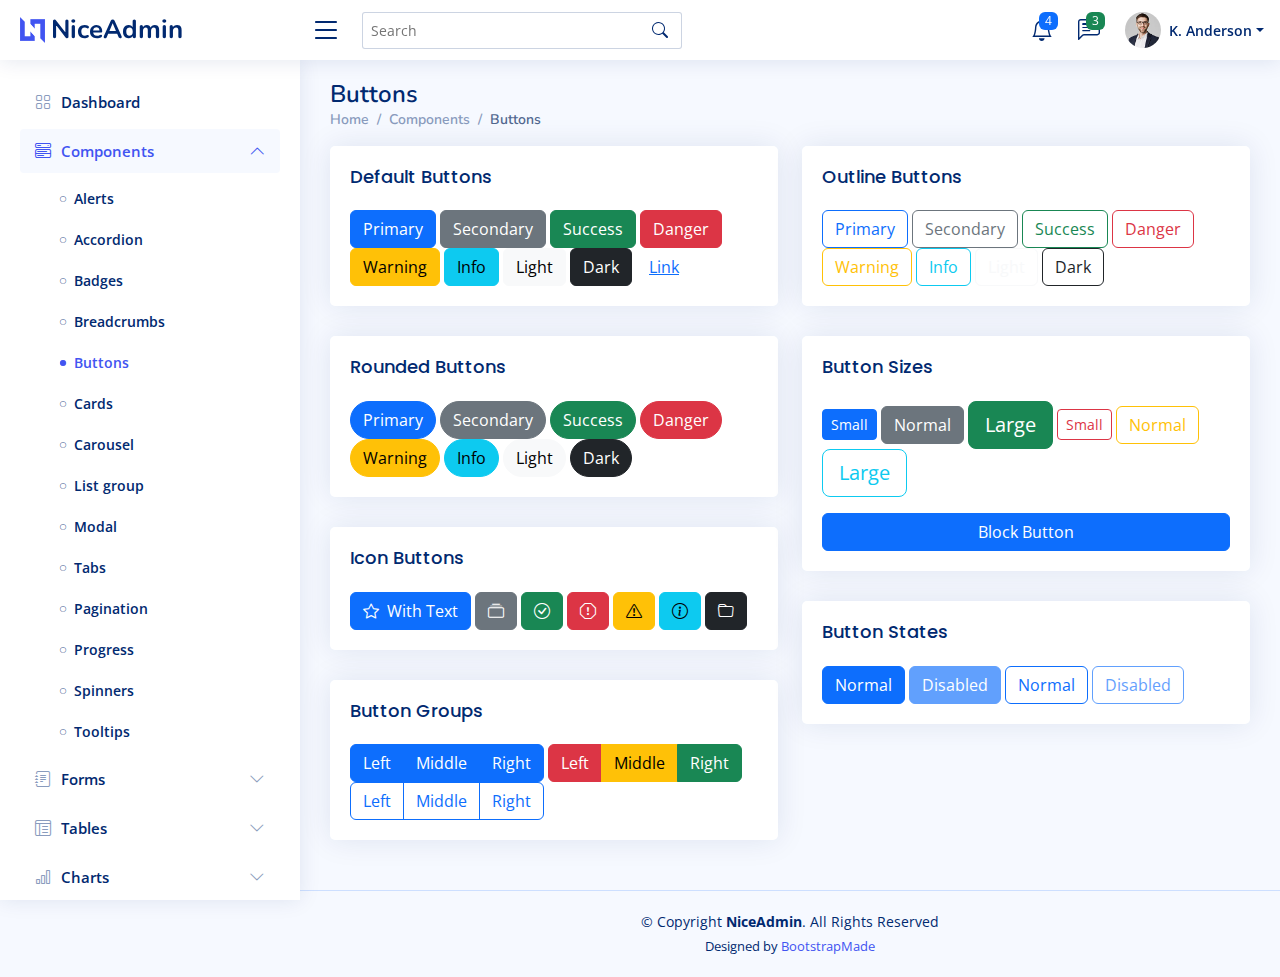
<file: bootstrap/NiceAdmin/components-buttons.html>
<!DOCTYPE html>
<html lang="en">

<head>
  <meta charset="utf-8">
  <meta content="width=device-width, initial-scale=1.0" name="viewport">

  <title>Components / Buttons - NiceAdmin Bootstrap Template</title>
  <meta content="" name="description">
  <meta content="" name="keywords">

  <!-- Favicons -->
  <link href="assets/img/favicon.png" rel="icon">
  <link href="assets/img/apple-touch-icon.png" rel="apple-touch-icon">

  <!-- Google Fonts -->
  <link href="https://fonts.gstatic.com" rel="preconnect">
  <link href="https://fonts.googleapis.com/css?family=Open+Sans:300,300i,400,400i,600,600i,700,700i|Nunito:300,300i,400,400i,600,600i,700,700i|Poppins:300,300i,400,400i,500,500i,600,600i,700,700i" rel="stylesheet">

  <!-- Vendor CSS Files -->
  <link href="assets/vendor/bootstrap/css/bootstrap.min.css" rel="stylesheet">
  <link href="assets/vendor/bootstrap-icons/bootstrap-icons.css" rel="stylesheet">
  <link href="assets/vendor/boxicons/css/boxicons.min.css" rel="stylesheet">
  <link href="assets/vendor/quill/quill.snow.css" rel="stylesheet">
  <link href="assets/vendor/quill/quill.bubble.css" rel="stylesheet">
  <link href="assets/vendor/remixicon/remixicon.css" rel="stylesheet">
  <link href="assets/vendor/simple-datatables/style.css" rel="stylesheet">

  <!-- Template Main CSS File -->
  <link href="assets/css/style.css" rel="stylesheet">

  <!-- =======================================================
  * Template Name: NiceAdmin
  * Updated: Mar 13 2024 with Bootstrap v5.3.3
  * Template URL: https://bootstrapmade.com/nice-admin-bootstrap-admin-html-template/
  * Author: BootstrapMade.com
  * License: https://bootstrapmade.com/license/
  ======================================================== -->
</head>

<body>

  <!-- ======= Header ======= -->
  <header id="header" class="header fixed-top d-flex align-items-center">

    <div class="d-flex align-items-center justify-content-between">
      <a href="index.html" class="logo d-flex align-items-center">
        <img src="assets/img/logo.png" alt="">
        <span class="d-none d-lg-block">NiceAdmin</span>
      </a>
      <i class="bi bi-list toggle-sidebar-btn"></i>
    </div><!-- End Logo -->

    <div class="search-bar">
      <form class="search-form d-flex align-items-center" method="POST" action="#">
        <input type="text" name="query" placeholder="Search" title="Enter search keyword">
        <button type="submit" title="Search"><i class="bi bi-search"></i></button>
      </form>
    </div><!-- End Search Bar -->

    <nav class="header-nav ms-auto">
      <ul class="d-flex align-items-center">

        <li class="nav-item d-block d-lg-none">
          <a class="nav-link nav-icon search-bar-toggle " href="#">
            <i class="bi bi-search"></i>
          </a>
        </li><!-- End Search Icon-->

        <li class="nav-item dropdown">

          <a class="nav-link nav-icon" href="#" data-bs-toggle="dropdown">
            <i class="bi bi-bell"></i>
            <span class="badge bg-primary badge-number">4</span>
          </a><!-- End Notification Icon -->

          <ul class="dropdown-menu dropdown-menu-end dropdown-menu-arrow notifications">
            <li class="dropdown-header">
              You have 4 new notifications
              <a href="#"><span class="badge rounded-pill bg-primary p-2 ms-2">View all</span></a>
            </li>
            <li>
              <hr class="dropdown-divider">
            </li>

            <li class="notification-item">
              <i class="bi bi-exclamation-circle text-warning"></i>
              <div>
                <h4>Lorem Ipsum</h4>
                <p>Quae dolorem earum veritatis oditseno</p>
                <p>30 min. ago</p>
              </div>
            </li>

            <li>
              <hr class="dropdown-divider">
            </li>

            <li class="notification-item">
              <i class="bi bi-x-circle text-danger"></i>
              <div>
                <h4>Atque rerum nesciunt</h4>
                <p>Quae dolorem earum veritatis oditseno</p>
                <p>1 hr. ago</p>
              </div>
            </li>

            <li>
              <hr class="dropdown-divider">
            </li>

            <li class="notification-item">
              <i class="bi bi-check-circle text-success"></i>
              <div>
                <h4>Sit rerum fuga</h4>
                <p>Quae dolorem earum veritatis oditseno</p>
                <p>2 hrs. ago</p>
              </div>
            </li>

            <li>
              <hr class="dropdown-divider">
            </li>

            <li class="notification-item">
              <i class="bi bi-info-circle text-primary"></i>
              <div>
                <h4>Dicta reprehenderit</h4>
                <p>Quae dolorem earum veritatis oditseno</p>
                <p>4 hrs. ago</p>
              </div>
            </li>

            <li>
              <hr class="dropdown-divider">
            </li>
            <li class="dropdown-footer">
              <a href="#">Show all notifications</a>
            </li>

          </ul><!-- End Notification Dropdown Items -->

        </li><!-- End Notification Nav -->

        <li class="nav-item dropdown">

          <a class="nav-link nav-icon" href="#" data-bs-toggle="dropdown">
            <i class="bi bi-chat-left-text"></i>
            <span class="badge bg-success badge-number">3</span>
          </a><!-- End Messages Icon -->

          <ul class="dropdown-menu dropdown-menu-end dropdown-menu-arrow messages">
            <li class="dropdown-header">
              You have 3 new messages
              <a href="#"><span class="badge rounded-pill bg-primary p-2 ms-2">View all</span></a>
            </li>
            <li>
              <hr class="dropdown-divider">
            </li>

            <li class="message-item">
              <a href="#">
                <img src="assets/img/messages-1.jpg" alt="" class="rounded-circle">
                <div>
                  <h4>Maria Hudson</h4>
                  <p>Velit asperiores et ducimus soluta repudiandae labore officia est ut...</p>
                  <p>4 hrs. ago</p>
                </div>
              </a>
            </li>
            <li>
              <hr class="dropdown-divider">
            </li>

            <li class="message-item">
              <a href="#">
                <img src="assets/img/messages-2.jpg" alt="" class="rounded-circle">
                <div>
                  <h4>Anna Nelson</h4>
                  <p>Velit asperiores et ducimus soluta repudiandae labore officia est ut...</p>
                  <p>6 hrs. ago</p>
                </div>
              </a>
            </li>
            <li>
              <hr class="dropdown-divider">
            </li>

            <li class="message-item">
              <a href="#">
                <img src="assets/img/messages-3.jpg" alt="" class="rounded-circle">
                <div>
                  <h4>David Muldon</h4>
                  <p>Velit asperiores et ducimus soluta repudiandae labore officia est ut...</p>
                  <p>8 hrs. ago</p>
                </div>
              </a>
            </li>
            <li>
              <hr class="dropdown-divider">
            </li>

            <li class="dropdown-footer">
              <a href="#">Show all messages</a>
            </li>

          </ul><!-- End Messages Dropdown Items -->

        </li><!-- End Messages Nav -->

        <li class="nav-item dropdown pe-3">

          <a class="nav-link nav-profile d-flex align-items-center pe-0" href="#" data-bs-toggle="dropdown">
            <img src="assets/img/profile-img.jpg" alt="Profile" class="rounded-circle">
            <span class="d-none d-md-block dropdown-toggle ps-2">K. Anderson</span>
          </a><!-- End Profile Iamge Icon -->

          <ul class="dropdown-menu dropdown-menu-end dropdown-menu-arrow profile">
            <li class="dropdown-header">
              <h6>Kevin Anderson</h6>
              <span>Web Designer</span>
            </li>
            <li>
              <hr class="dropdown-divider">
            </li>

            <li>
              <a class="dropdown-item d-flex align-items-center" href="users-profile.html">
                <i class="bi bi-person"></i>
                <span>My Profile</span>
              </a>
            </li>
            <li>
              <hr class="dropdown-divider">
            </li>

            <li>
              <a class="dropdown-item d-flex align-items-center" href="users-profile.html">
                <i class="bi bi-gear"></i>
                <span>Account Settings</span>
              </a>
            </li>
            <li>
              <hr class="dropdown-divider">
            </li>

            <li>
              <a class="dropdown-item d-flex align-items-center" href="pages-faq.html">
                <i class="bi bi-question-circle"></i>
                <span>Need Help?</span>
              </a>
            </li>
            <li>
              <hr class="dropdown-divider">
            </li>

            <li>
              <a class="dropdown-item d-flex align-items-center" href="#">
                <i class="bi bi-box-arrow-right"></i>
                <span>Sign Out</span>
              </a>
            </li>

          </ul><!-- End Profile Dropdown Items -->
        </li><!-- End Profile Nav -->

      </ul>
    </nav><!-- End Icons Navigation -->

  </header><!-- End Header -->

  <!-- ======= Sidebar ======= -->
  <aside id="sidebar" class="sidebar">

    <ul class="sidebar-nav" id="sidebar-nav">

      <li class="nav-item">
        <a class="nav-link collapsed" href="index.html">
          <i class="bi bi-grid"></i>
          <span>Dashboard</span>
        </a>
      </li><!-- End Dashboard Nav -->

      <li class="nav-item">
        <a class="nav-link " data-bs-target="#components-nav" data-bs-toggle="collapse" href="#">
          <i class="bi bi-menu-button-wide"></i><span>Components</span><i class="bi bi-chevron-down ms-auto"></i>
        </a>
        <ul id="components-nav" class="nav-content collapse show" data-bs-parent="#sidebar-nav">
          <li>
            <a href="components-alerts.html">
              <i class="bi bi-circle"></i><span>Alerts</span>
            </a>
          </li>
          <li>
            <a href="components-accordion.html">
              <i class="bi bi-circle"></i><span>Accordion</span>
            </a>
          </li>
          <li>
            <a href="components-badges.html">
              <i class="bi bi-circle"></i><span>Badges</span>
            </a>
          </li>
          <li>
            <a href="components-breadcrumbs.html">
              <i class="bi bi-circle"></i><span>Breadcrumbs</span>
            </a>
          </li>
          <li>
            <a href="components-buttons.html" class="active">
              <i class="bi bi-circle"></i><span>Buttons</span>
            </a>
          </li>
          <li>
            <a href="components-cards.html">
              <i class="bi bi-circle"></i><span>Cards</span>
            </a>
          </li>
          <li>
            <a href="components-carousel.html">
              <i class="bi bi-circle"></i><span>Carousel</span>
            </a>
          </li>
          <li>
            <a href="components-list-group.html">
              <i class="bi bi-circle"></i><span>List group</span>
            </a>
          </li>
          <li>
            <a href="components-modal.html">
              <i class="bi bi-circle"></i><span>Modal</span>
            </a>
          </li>
          <li>
            <a href="components-tabs.html">
              <i class="bi bi-circle"></i><span>Tabs</span>
            </a>
          </li>
          <li>
            <a href="components-pagination.html">
              <i class="bi bi-circle"></i><span>Pagination</span>
            </a>
          </li>
          <li>
            <a href="components-progress.html">
              <i class="bi bi-circle"></i><span>Progress</span>
            </a>
          </li>
          <li>
            <a href="components-spinners.html">
              <i class="bi bi-circle"></i><span>Spinners</span>
            </a>
          </li>
          <li>
            <a href="components-tooltips.html">
              <i class="bi bi-circle"></i><span>Tooltips</span>
            </a>
          </li>
        </ul>
      </li><!-- End Components Nav -->

      <li class="nav-item">
        <a class="nav-link collapsed" data-bs-target="#forms-nav" data-bs-toggle="collapse" href="#">
          <i class="bi bi-journal-text"></i><span>Forms</span><i class="bi bi-chevron-down ms-auto"></i>
        </a>
        <ul id="forms-nav" class="nav-content collapse " data-bs-parent="#sidebar-nav">
          <li>
            <a href="forms-elements.html">
              <i class="bi bi-circle"></i><span>Form Elements</span>
            </a>
          </li>
          <li>
            <a href="forms-layouts.html">
              <i class="bi bi-circle"></i><span>Form Layouts</span>
            </a>
          </li>
          <li>
            <a href="forms-editors.html">
              <i class="bi bi-circle"></i><span>Form Editors</span>
            </a>
          </li>
          <li>
            <a href="forms-validation.html">
              <i class="bi bi-circle"></i><span>Form Validation</span>
            </a>
          </li>
        </ul>
      </li><!-- End Forms Nav -->

      <li class="nav-item">
        <a class="nav-link collapsed" data-bs-target="#tables-nav" data-bs-toggle="collapse" href="#">
          <i class="bi bi-layout-text-window-reverse"></i><span>Tables</span><i class="bi bi-chevron-down ms-auto"></i>
        </a>
        <ul id="tables-nav" class="nav-content collapse " data-bs-parent="#sidebar-nav">
          <li>
            <a href="tables-general.html">
              <i class="bi bi-circle"></i><span>General Tables</span>
            </a>
          </li>
          <li>
            <a href="tables-data.html">
              <i class="bi bi-circle"></i><span>Data Tables</span>
            </a>
          </li>
        </ul>
      </li><!-- End Tables Nav -->

      <li class="nav-item">
        <a class="nav-link collapsed" data-bs-target="#charts-nav" data-bs-toggle="collapse" href="#">
          <i class="bi bi-bar-chart"></i><span>Charts</span><i class="bi bi-chevron-down ms-auto"></i>
        </a>
        <ul id="charts-nav" class="nav-content collapse " data-bs-parent="#sidebar-nav">
          <li>
            <a href="charts-chartjs.html">
              <i class="bi bi-circle"></i><span>Chart.js</span>
            </a>
          </li>
          <li>
            <a href="charts-apexcharts.html">
              <i class="bi bi-circle"></i><span>ApexCharts</span>
            </a>
          </li>
          <li>
            <a href="charts-echarts.html">
              <i class="bi bi-circle"></i><span>ECharts</span>
            </a>
          </li>
        </ul>
      </li><!-- End Charts Nav -->

      <li class="nav-item">
        <a class="nav-link collapsed" data-bs-target="#icons-nav" data-bs-toggle="collapse" href="#">
          <i class="bi bi-gem"></i><span>Icons</span><i class="bi bi-chevron-down ms-auto"></i>
        </a>
        <ul id="icons-nav" class="nav-content collapse " data-bs-parent="#sidebar-nav">
          <li>
            <a href="icons-bootstrap.html">
              <i class="bi bi-circle"></i><span>Bootstrap Icons</span>
            </a>
          </li>
          <li>
            <a href="icons-remix.html">
              <i class="bi bi-circle"></i><span>Remix Icons</span>
            </a>
          </li>
          <li>
            <a href="icons-boxicons.html">
              <i class="bi bi-circle"></i><span>Boxicons</span>
            </a>
          </li>
        </ul>
      </li><!-- End Icons Nav -->

      <li class="nav-heading">Pages</li>

      <li class="nav-item">
        <a class="nav-link collapsed" href="users-profile.html">
          <i class="bi bi-person"></i>
          <span>Profile</span>
        </a>
      </li><!-- End Profile Page Nav -->

      <li class="nav-item">
        <a class="nav-link collapsed" href="pages-faq.html">
          <i class="bi bi-question-circle"></i>
          <span>F.A.Q</span>
        </a>
      </li><!-- End F.A.Q Page Nav -->

      <li class="nav-item">
        <a class="nav-link collapsed" href="pages-contact.html">
          <i class="bi bi-envelope"></i>
          <span>Contact</span>
        </a>
      </li><!-- End Contact Page Nav -->

      <li class="nav-item">
        <a class="nav-link collapsed" href="pages-register.html">
          <i class="bi bi-card-list"></i>
          <span>Register</span>
        </a>
      </li><!-- End Register Page Nav -->

      <li class="nav-item">
        <a class="nav-link collapsed" href="pages-login.html">
          <i class="bi bi-box-arrow-in-right"></i>
          <span>Login</span>
        </a>
      </li><!-- End Login Page Nav -->

      <li class="nav-item">
        <a class="nav-link collapsed" href="pages-error-404.html">
          <i class="bi bi-dash-circle"></i>
          <span>Error 404</span>
        </a>
      </li><!-- End Error 404 Page Nav -->

      <li class="nav-item">
        <a class="nav-link collapsed" href="pages-blank.html">
          <i class="bi bi-file-earmark"></i>
          <span>Blank</span>
        </a>
      </li><!-- End Blank Page Nav -->

    </ul>

  </aside><!-- End Sidebar-->

  <main id="main" class="main">

    <div class="pagetitle">
      <h1>Buttons</h1>
      <nav>
        <ol class="breadcrumb">
          <li class="breadcrumb-item"><a href="index.html">Home</a></li>
          <li class="breadcrumb-item">Components</li>
          <li class="breadcrumb-item active">Buttons</li>
        </ol>
      </nav>
    </div><!-- End Page Title -->

    <section class="section">
      <div class="row">
        <div class="col-lg-6">

          <div class="card">
            <div class="card-body">
              <h5 class="card-title">Default Buttons</h5>

              <button type="button" class="btn btn-primary">Primary</button>
              <button type="button" class="btn btn-secondary">Secondary</button>
              <button type="button" class="btn btn-success">Success</button>
              <button type="button" class="btn btn-danger">Danger</button>
              <button type="button" class="btn btn-warning">Warning</button>
              <button type="button" class="btn btn-info">Info</button>
              <button type="button" class="btn btn-light">Light</button>
              <button type="button" class="btn btn-dark">Dark</button>
              <button type="button" class="btn btn-link">Link</button>
            </div>
          </div>

          <div class="card">
            <div class="card-body">
              <h5 class="card-title">Rounded Buttons</h5>

              <button type="button" class="btn btn-primary rounded-pill">Primary</button>
              <button type="button" class="btn btn-secondary rounded-pill">Secondary</button>
              <button type="button" class="btn btn-success rounded-pill">Success</button>
              <button type="button" class="btn btn-danger rounded-pill">Danger</button>
              <button type="button" class="btn btn-warning rounded-pill">Warning</button>
              <button type="button" class="btn btn-info rounded-pill">Info</button>
              <button type="button" class="btn btn-light rounded-pill">Light</button>
              <button type="button" class="btn btn-dark rounded-pill">Dark</button>
            </div>
          </div>

          <div class="card">
            <div class="card-body">
              <h5 class="card-title">Icon Buttons</h5>

              <button type="button" class="btn btn-primary"><i class="bi bi-star me-1"></i> With Text</button>
              <button type="button" class="btn btn-secondary"><i class="bi bi-collection"></i></button>
              <button type="button" class="btn btn-success"><i class="bi bi-check-circle"></i></button>
              <button type="button" class="btn btn-danger"><i class="bi bi-exclamation-octagon"></i></button>
              <button type="button" class="btn btn-warning"><i class="bi bi-exclamation-triangle"></i></button>
              <button type="button" class="btn btn-info"><i class="bi bi-info-circle"></i></button>
              <button type="button" class="btn btn-dark"><i class="bi bi-folder"></i></button>
            </div>
          </div>

          <div class="card">
            <div class="card-body">
              <h5 class="card-title">Button Groups</h5>

              <div class="btn-group" role="group" aria-label="Basic example">
                <button type="button" class="btn btn-primary">Left</button>
                <button type="button" class="btn btn-primary">Middle</button>
                <button type="button" class="btn btn-primary">Right</button>
              </div>

              <div class="btn-group" role="group" aria-label="Basic mixed styles example">
                <button type="button" class="btn btn-danger">Left</button>
                <button type="button" class="btn btn-warning">Middle</button>
                <button type="button" class="btn btn-success">Right</button>
              </div>

              <div class="btn-group" role="group" aria-label="Basic outlined example">
                <button type="button" class="btn btn-outline-primary">Left</button>
                <button type="button" class="btn btn-outline-primary">Middle</button>
                <button type="button" class="btn btn-outline-primary">Right</button>
              </div>

            </div>
          </div>

        </div>

        <div class="col-lg-6">

          <div class="card">
            <div class="card-body">
              <h5 class="card-title">Outline Buttons</h5>

              <button type="button" class="btn btn-outline-primary">Primary</button>
              <button type="button" class="btn btn-outline-secondary">Secondary</button>
              <button type="button" class="btn btn-outline-success">Success</button>
              <button type="button" class="btn btn-outline-danger">Danger</button>
              <button type="button" class="btn btn-outline-warning">Warning</button>
              <button type="button" class="btn btn-outline-info">Info</button>
              <button type="button" class="btn btn-outline-light">Light</button>
              <button type="button" class="btn btn-outline-dark">Dark</button>
            </div>
          </div>

          <div class="card">
            <div class="card-body">
              <h5 class="card-title">Button Sizes</h5>

              <button type="button" class="btn btn-primary btn-sm">Small</button>
              <button type="button" class="btn btn-secondary">Normal</button>
              <button type="button" class="btn btn-success btn-lg">Large</button>

              <button type="button" class="btn btn-outline-danger btn-sm">Small</button>
              <button type="button" class="btn btn-outline-warning">Normal</button>
              <button type="button" class="btn btn-outline-info btn-lg">Large</button>

              <div class="d-grid gap-2 mt-3">
                <button class="btn btn-primary" type="button">Block Button</button>
              </div>

            </div>
          </div>

          <div class="card">
            <div class="card-body">
              <h5 class="card-title">Button States</h5>

              <button type="button" class="btn btn-primary">Normal</button>
              <button type="button" class="btn btn-primary" disabled>Disabled</button>
              <button type="button" class="btn btn-outline-primary">Normal</button>
              <button type="button" class="btn btn-outline-primary" disabled>Disabled</button>
            </div>
          </div>

        </div>
      </div>
    </section>

  </main><!-- End #main -->

  <!-- ======= Footer ======= -->
  <footer id="footer" class="footer">
    <div class="copyright">
      &copy; Copyright <strong><span>NiceAdmin</span></strong>. All Rights Reserved
    </div>
    <div class="credits">
      <!-- All the links in the footer should remain intact. -->
      <!-- You can delete the links only if you purchased the pro version. -->
      <!-- Licensing information: https://bootstrapmade.com/license/ -->
      <!-- Purchase the pro version with working PHP/AJAX contact form: https://bootstrapmade.com/nice-admin-bootstrap-admin-html-template/ -->
      Designed by <a href="https://bootstrapmade.com/">BootstrapMade</a>
    </div>
  </footer><!-- End Footer -->

  <a href="#" class="back-to-top d-flex align-items-center justify-content-center"><i class="bi bi-arrow-up-short"></i></a>

  <!-- Vendor JS Files -->
  <script src="assets/vendor/apexcharts/apexcharts.min.js"></script>
  <script src="assets/vendor/bootstrap/js/bootstrap.bundle.min.js"></script>
  <script src="assets/vendor/chart.js/chart.umd.js"></script>
  <script src="assets/vendor/echarts/echarts.min.js"></script>
  <script src="assets/vendor/quill/quill.min.js"></script>
  <script src="assets/vendor/simple-datatables/simple-datatables.js"></script>
  <script src="assets/vendor/tinymce/tinymce.min.js"></script>
  <script src="assets/vendor/php-email-form/validate.js"></script>

  <!-- Template Main JS File -->
  <script src="assets/js/main.js"></script>

</body>

</html>
</file>
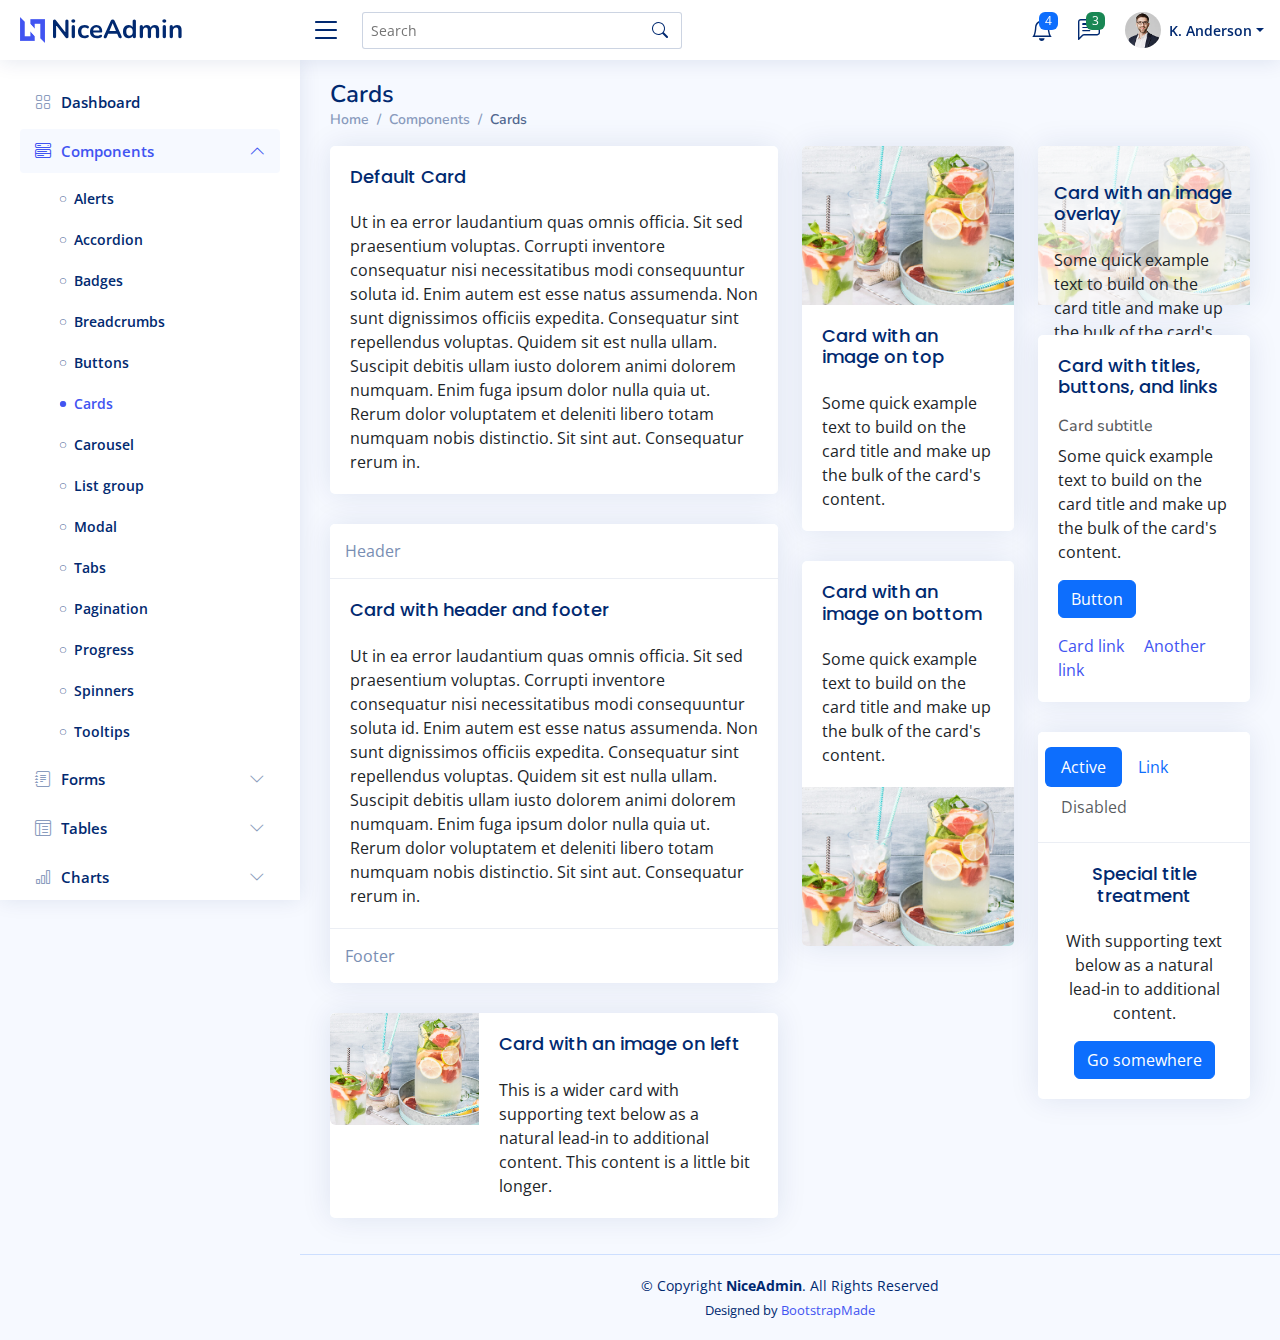
<file: bootstrap/NiceAdmin/components-cards.html>
<!DOCTYPE html>
<html lang="en">

<head>
  <meta charset="utf-8">
  <meta content="width=device-width, initial-scale=1.0" name="viewport">

  <title>Components / Cards - NiceAdmin Bootstrap Template</title>
  <meta content="" name="description">
  <meta content="" name="keywords">

  <!-- Favicons -->
  <link href="assets/img/favicon.png" rel="icon">
  <link href="assets/img/apple-touch-icon.png" rel="apple-touch-icon">

  <!-- Google Fonts -->
  <link href="https://fonts.gstatic.com" rel="preconnect">
  <link href="https://fonts.googleapis.com/css?family=Open+Sans:300,300i,400,400i,600,600i,700,700i|Nunito:300,300i,400,400i,600,600i,700,700i|Poppins:300,300i,400,400i,500,500i,600,600i,700,700i" rel="stylesheet">

  <!-- Vendor CSS Files -->
  <link href="assets/vendor/bootstrap/css/bootstrap.min.css" rel="stylesheet">
  <link href="assets/vendor/bootstrap-icons/bootstrap-icons.css" rel="stylesheet">
  <link href="assets/vendor/boxicons/css/boxicons.min.css" rel="stylesheet">
  <link href="assets/vendor/quill/quill.snow.css" rel="stylesheet">
  <link href="assets/vendor/quill/quill.bubble.css" rel="stylesheet">
  <link href="assets/vendor/remixicon/remixicon.css" rel="stylesheet">
  <link href="assets/vendor/simple-datatables/style.css" rel="stylesheet">

  <!-- Template Main CSS File -->
  <link href="assets/css/style.css" rel="stylesheet">

  <!-- =======================================================
  * Template Name: NiceAdmin
  * Updated: Mar 13 2024 with Bootstrap v5.3.3
  * Template URL: https://bootstrapmade.com/nice-admin-bootstrap-admin-html-template/
  * Author: BootstrapMade.com
  * License: https://bootstrapmade.com/license/
  ======================================================== -->
</head>

<body>

  <!-- ======= Header ======= -->
  <header id="header" class="header fixed-top d-flex align-items-center">

    <div class="d-flex align-items-center justify-content-between">
      <a href="index.html" class="logo d-flex align-items-center">
        <img src="assets/img/logo.png" alt="">
        <span class="d-none d-lg-block">NiceAdmin</span>
      </a>
      <i class="bi bi-list toggle-sidebar-btn"></i>
    </div><!-- End Logo -->

    <div class="search-bar">
      <form class="search-form d-flex align-items-center" method="POST" action="#">
        <input type="text" name="query" placeholder="Search" title="Enter search keyword">
        <button type="submit" title="Search"><i class="bi bi-search"></i></button>
      </form>
    </div><!-- End Search Bar -->

    <nav class="header-nav ms-auto">
      <ul class="d-flex align-items-center">

        <li class="nav-item d-block d-lg-none">
          <a class="nav-link nav-icon search-bar-toggle " href="#">
            <i class="bi bi-search"></i>
          </a>
        </li><!-- End Search Icon-->

        <li class="nav-item dropdown">

          <a class="nav-link nav-icon" href="#" data-bs-toggle="dropdown">
            <i class="bi bi-bell"></i>
            <span class="badge bg-primary badge-number">4</span>
          </a><!-- End Notification Icon -->

          <ul class="dropdown-menu dropdown-menu-end dropdown-menu-arrow notifications">
            <li class="dropdown-header">
              You have 4 new notifications
              <a href="#"><span class="badge rounded-pill bg-primary p-2 ms-2">View all</span></a>
            </li>
            <li>
              <hr class="dropdown-divider">
            </li>

            <li class="notification-item">
              <i class="bi bi-exclamation-circle text-warning"></i>
              <div>
                <h4>Lorem Ipsum</h4>
                <p>Quae dolorem earum veritatis oditseno</p>
                <p>30 min. ago</p>
              </div>
            </li>

            <li>
              <hr class="dropdown-divider">
            </li>

            <li class="notification-item">
              <i class="bi bi-x-circle text-danger"></i>
              <div>
                <h4>Atque rerum nesciunt</h4>
                <p>Quae dolorem earum veritatis oditseno</p>
                <p>1 hr. ago</p>
              </div>
            </li>

            <li>
              <hr class="dropdown-divider">
            </li>

            <li class="notification-item">
              <i class="bi bi-check-circle text-success"></i>
              <div>
                <h4>Sit rerum fuga</h4>
                <p>Quae dolorem earum veritatis oditseno</p>
                <p>2 hrs. ago</p>
              </div>
            </li>

            <li>
              <hr class="dropdown-divider">
            </li>

            <li class="notification-item">
              <i class="bi bi-info-circle text-primary"></i>
              <div>
                <h4>Dicta reprehenderit</h4>
                <p>Quae dolorem earum veritatis oditseno</p>
                <p>4 hrs. ago</p>
              </div>
            </li>

            <li>
              <hr class="dropdown-divider">
            </li>
            <li class="dropdown-footer">
              <a href="#">Show all notifications</a>
            </li>

          </ul><!-- End Notification Dropdown Items -->

        </li><!-- End Notification Nav -->

        <li class="nav-item dropdown">

          <a class="nav-link nav-icon" href="#" data-bs-toggle="dropdown">
            <i class="bi bi-chat-left-text"></i>
            <span class="badge bg-success badge-number">3</span>
          </a><!-- End Messages Icon -->

          <ul class="dropdown-menu dropdown-menu-end dropdown-menu-arrow messages">
            <li class="dropdown-header">
              You have 3 new messages
              <a href="#"><span class="badge rounded-pill bg-primary p-2 ms-2">View all</span></a>
            </li>
            <li>
              <hr class="dropdown-divider">
            </li>

            <li class="message-item">
              <a href="#">
                <img src="assets/img/messages-1.jpg" alt="" class="rounded-circle">
                <div>
                  <h4>Maria Hudson</h4>
                  <p>Velit asperiores et ducimus soluta repudiandae labore officia est ut...</p>
                  <p>4 hrs. ago</p>
                </div>
              </a>
            </li>
            <li>
              <hr class="dropdown-divider">
            </li>

            <li class="message-item">
              <a href="#">
                <img src="assets/img/messages-2.jpg" alt="" class="rounded-circle">
                <div>
                  <h4>Anna Nelson</h4>
                  <p>Velit asperiores et ducimus soluta repudiandae labore officia est ut...</p>
                  <p>6 hrs. ago</p>
                </div>
              </a>
            </li>
            <li>
              <hr class="dropdown-divider">
            </li>

            <li class="message-item">
              <a href="#">
                <img src="assets/img/messages-3.jpg" alt="" class="rounded-circle">
                <div>
                  <h4>David Muldon</h4>
                  <p>Velit asperiores et ducimus soluta repudiandae labore officia est ut...</p>
                  <p>8 hrs. ago</p>
                </div>
              </a>
            </li>
            <li>
              <hr class="dropdown-divider">
            </li>

            <li class="dropdown-footer">
              <a href="#">Show all messages</a>
            </li>

          </ul><!-- End Messages Dropdown Items -->

        </li><!-- End Messages Nav -->

        <li class="nav-item dropdown pe-3">

          <a class="nav-link nav-profile d-flex align-items-center pe-0" href="#" data-bs-toggle="dropdown">
            <img src="assets/img/profile-img.jpg" alt="Profile" class="rounded-circle">
            <span class="d-none d-md-block dropdown-toggle ps-2">K. Anderson</span>
          </a><!-- End Profile Iamge Icon -->

          <ul class="dropdown-menu dropdown-menu-end dropdown-menu-arrow profile">
            <li class="dropdown-header">
              <h6>Kevin Anderson</h6>
              <span>Web Designer</span>
            </li>
            <li>
              <hr class="dropdown-divider">
            </li>

            <li>
              <a class="dropdown-item d-flex align-items-center" href="users-profile.html">
                <i class="bi bi-person"></i>
                <span>My Profile</span>
              </a>
            </li>
            <li>
              <hr class="dropdown-divider">
            </li>

            <li>
              <a class="dropdown-item d-flex align-items-center" href="users-profile.html">
                <i class="bi bi-gear"></i>
                <span>Account Settings</span>
              </a>
            </li>
            <li>
              <hr class="dropdown-divider">
            </li>

            <li>
              <a class="dropdown-item d-flex align-items-center" href="pages-faq.html">
                <i class="bi bi-question-circle"></i>
                <span>Need Help?</span>
              </a>
            </li>
            <li>
              <hr class="dropdown-divider">
            </li>

            <li>
              <a class="dropdown-item d-flex align-items-center" href="#">
                <i class="bi bi-box-arrow-right"></i>
                <span>Sign Out</span>
              </a>
            </li>

          </ul><!-- End Profile Dropdown Items -->
        </li><!-- End Profile Nav -->

      </ul>
    </nav><!-- End Icons Navigation -->

  </header><!-- End Header -->

  <!-- ======= Sidebar ======= -->
  <aside id="sidebar" class="sidebar">

    <ul class="sidebar-nav" id="sidebar-nav">

      <li class="nav-item">
        <a class="nav-link collapsed" href="index.html">
          <i class="bi bi-grid"></i>
          <span>Dashboard</span>
        </a>
      </li><!-- End Dashboard Nav -->

      <li class="nav-item">
        <a class="nav-link " data-bs-target="#components-nav" data-bs-toggle="collapse" href="#">
          <i class="bi bi-menu-button-wide"></i><span>Components</span><i class="bi bi-chevron-down ms-auto"></i>
        </a>
        <ul id="components-nav" class="nav-content collapse show" data-bs-parent="#sidebar-nav">
          <li>
            <a href="components-alerts.html">
              <i class="bi bi-circle"></i><span>Alerts</span>
            </a>
          </li>
          <li>
            <a href="components-accordion.html">
              <i class="bi bi-circle"></i><span>Accordion</span>
            </a>
          </li>
          <li>
            <a href="components-badges.html">
              <i class="bi bi-circle"></i><span>Badges</span>
            </a>
          </li>
          <li>
            <a href="components-breadcrumbs.html">
              <i class="bi bi-circle"></i><span>Breadcrumbs</span>
            </a>
          </li>
          <li>
            <a href="components-buttons.html">
              <i class="bi bi-circle"></i><span>Buttons</span>
            </a>
          </li>
          <li>
            <a href="components-cards.html" class="active">
              <i class="bi bi-circle"></i><span>Cards</span>
            </a>
          </li>
          <li>
            <a href="components-carousel.html">
              <i class="bi bi-circle"></i><span>Carousel</span>
            </a>
          </li>
          <li>
            <a href="components-list-group.html">
              <i class="bi bi-circle"></i><span>List group</span>
            </a>
          </li>
          <li>
            <a href="components-modal.html">
              <i class="bi bi-circle"></i><span>Modal</span>
            </a>
          </li>
          <li>
            <a href="components-tabs.html">
              <i class="bi bi-circle"></i><span>Tabs</span>
            </a>
          </li>
          <li>
            <a href="components-pagination.html">
              <i class="bi bi-circle"></i><span>Pagination</span>
            </a>
          </li>
          <li>
            <a href="components-progress.html">
              <i class="bi bi-circle"></i><span>Progress</span>
            </a>
          </li>
          <li>
            <a href="components-spinners.html">
              <i class="bi bi-circle"></i><span>Spinners</span>
            </a>
          </li>
          <li>
            <a href="components-tooltips.html">
              <i class="bi bi-circle"></i><span>Tooltips</span>
            </a>
          </li>
        </ul>
      </li><!-- End Components Nav -->

      <li class="nav-item">
        <a class="nav-link collapsed" data-bs-target="#forms-nav" data-bs-toggle="collapse" href="#">
          <i class="bi bi-journal-text"></i><span>Forms</span><i class="bi bi-chevron-down ms-auto"></i>
        </a>
        <ul id="forms-nav" class="nav-content collapse " data-bs-parent="#sidebar-nav">
          <li>
            <a href="forms-elements.html">
              <i class="bi bi-circle"></i><span>Form Elements</span>
            </a>
          </li>
          <li>
            <a href="forms-layouts.html">
              <i class="bi bi-circle"></i><span>Form Layouts</span>
            </a>
          </li>
          <li>
            <a href="forms-editors.html">
              <i class="bi bi-circle"></i><span>Form Editors</span>
            </a>
          </li>
          <li>
            <a href="forms-validation.html">
              <i class="bi bi-circle"></i><span>Form Validation</span>
            </a>
          </li>
        </ul>
      </li><!-- End Forms Nav -->

      <li class="nav-item">
        <a class="nav-link collapsed" data-bs-target="#tables-nav" data-bs-toggle="collapse" href="#">
          <i class="bi bi-layout-text-window-reverse"></i><span>Tables</span><i class="bi bi-chevron-down ms-auto"></i>
        </a>
        <ul id="tables-nav" class="nav-content collapse " data-bs-parent="#sidebar-nav">
          <li>
            <a href="tables-general.html">
              <i class="bi bi-circle"></i><span>General Tables</span>
            </a>
          </li>
          <li>
            <a href="tables-data.html">
              <i class="bi bi-circle"></i><span>Data Tables</span>
            </a>
          </li>
        </ul>
      </li><!-- End Tables Nav -->

      <li class="nav-item">
        <a class="nav-link collapsed" data-bs-target="#charts-nav" data-bs-toggle="collapse" href="#">
          <i class="bi bi-bar-chart"></i><span>Charts</span><i class="bi bi-chevron-down ms-auto"></i>
        </a>
        <ul id="charts-nav" class="nav-content collapse " data-bs-parent="#sidebar-nav">
          <li>
            <a href="charts-chartjs.html">
              <i class="bi bi-circle"></i><span>Chart.js</span>
            </a>
          </li>
          <li>
            <a href="charts-apexcharts.html">
              <i class="bi bi-circle"></i><span>ApexCharts</span>
            </a>
          </li>
          <li>
            <a href="charts-echarts.html">
              <i class="bi bi-circle"></i><span>ECharts</span>
            </a>
          </li>
        </ul>
      </li><!-- End Charts Nav -->

      <li class="nav-item">
        <a class="nav-link collapsed" data-bs-target="#icons-nav" data-bs-toggle="collapse" href="#">
          <i class="bi bi-gem"></i><span>Icons</span><i class="bi bi-chevron-down ms-auto"></i>
        </a>
        <ul id="icons-nav" class="nav-content collapse " data-bs-parent="#sidebar-nav">
          <li>
            <a href="icons-bootstrap.html">
              <i class="bi bi-circle"></i><span>Bootstrap Icons</span>
            </a>
          </li>
          <li>
            <a href="icons-remix.html">
              <i class="bi bi-circle"></i><span>Remix Icons</span>
            </a>
          </li>
          <li>
            <a href="icons-boxicons.html">
              <i class="bi bi-circle"></i><span>Boxicons</span>
            </a>
          </li>
        </ul>
      </li><!-- End Icons Nav -->

      <li class="nav-heading">Pages</li>

      <li class="nav-item">
        <a class="nav-link collapsed" href="users-profile.html">
          <i class="bi bi-person"></i>
          <span>Profile</span>
        </a>
      </li><!-- End Profile Page Nav -->

      <li class="nav-item">
        <a class="nav-link collapsed" href="pages-faq.html">
          <i class="bi bi-question-circle"></i>
          <span>F.A.Q</span>
        </a>
      </li><!-- End F.A.Q Page Nav -->

      <li class="nav-item">
        <a class="nav-link collapsed" href="pages-contact.html">
          <i class="bi bi-envelope"></i>
          <span>Contact</span>
        </a>
      </li><!-- End Contact Page Nav -->

      <li class="nav-item">
        <a class="nav-link collapsed" href="pages-register.html">
          <i class="bi bi-card-list"></i>
          <span>Register</span>
        </a>
      </li><!-- End Register Page Nav -->

      <li class="nav-item">
        <a class="nav-link collapsed" href="pages-login.html">
          <i class="bi bi-box-arrow-in-right"></i>
          <span>Login</span>
        </a>
      </li><!-- End Login Page Nav -->

      <li class="nav-item">
        <a class="nav-link collapsed" href="pages-error-404.html">
          <i class="bi bi-dash-circle"></i>
          <span>Error 404</span>
        </a>
      </li><!-- End Error 404 Page Nav -->

      <li class="nav-item">
        <a class="nav-link collapsed" href="pages-blank.html">
          <i class="bi bi-file-earmark"></i>
          <span>Blank</span>
        </a>
      </li><!-- End Blank Page Nav -->

    </ul>

  </aside><!-- End Sidebar-->

  <main id="main" class="main">

    <div class="pagetitle">
      <h1>Cards</h1>
      <nav>
        <ol class="breadcrumb">
          <li class="breadcrumb-item"><a href="index.html">Home</a></li>
          <li class="breadcrumb-item">Components</li>
          <li class="breadcrumb-item active">Cards</li>
        </ol>
      </nav>
    </div><!-- End Page Title -->

    <section class="section">
      <div class="row align-items-top">
        <div class="col-lg-6">

          <!-- Default Card -->
          <div class="card">
            <div class="card-body">
              <h5 class="card-title">Default Card</h5>
              Ut in ea error laudantium quas omnis officia. Sit sed praesentium voluptas. Corrupti inventore consequatur nisi necessitatibus modi consequuntur soluta id. Enim autem est esse natus assumenda. Non sunt dignissimos officiis expedita. Consequatur sint repellendus voluptas.
              Quidem sit est nulla ullam. Suscipit debitis ullam iusto dolorem animi dolorem numquam. Enim fuga ipsum dolor nulla quia ut.
              Rerum dolor voluptatem et deleniti libero totam numquam nobis distinctio. Sit sint aut. Consequatur rerum in.
            </div>
          </div><!-- End Default Card -->

          <!-- Card with header and footer -->
          <div class="card">
            <div class="card-header">Header</div>
            <div class="card-body">
              <h5 class="card-title">Card with header and footer</h5>
              Ut in ea error laudantium quas omnis officia. Sit sed praesentium voluptas. Corrupti inventore consequatur nisi necessitatibus modi consequuntur soluta id. Enim autem est esse natus assumenda. Non sunt dignissimos officiis expedita. Consequatur sint repellendus voluptas.
              Quidem sit est nulla ullam. Suscipit debitis ullam iusto dolorem animi dolorem numquam. Enim fuga ipsum dolor nulla quia ut.
              Rerum dolor voluptatem et deleniti libero totam numquam nobis distinctio. Sit sint aut. Consequatur rerum in.
            </div>
            <div class="card-footer">
              Footer
            </div>
          </div><!-- End Card with header and footer -->

          <!-- Card with an image on left -->
          <div class="card mb-3">
            <div class="row g-0">
              <div class="col-md-4">
                <img src="assets/img/card.jpg" class="img-fluid rounded-start" alt="...">
              </div>
              <div class="col-md-8">
                <div class="card-body">
                  <h5 class="card-title">Card with an image on left</h5>
                  <p class="card-text">This is a wider card with supporting text below as a natural lead-in to additional content. This content is a little bit longer.</p>
                </div>
              </div>
            </div>
          </div><!-- End Card with an image on left -->

        </div>

        <div class="col-lg-3">

          <!-- Card with an image on top -->
          <div class="card">
            <img src="assets/img/card.jpg" class="card-img-top" alt="...">
            <div class="card-body">
              <h5 class="card-title">Card with an image on top</h5>
              <p class="card-text">Some quick example text to build on the card title and make up the bulk of the card's content.</p>
            </div>
          </div><!-- End Card with an image on top -->

          <!-- Card with an image on bottom -->
          <div class="card">
            <div class="card-body">
              <h5 class="card-title">Card with an image on bottom</h5>
              <p class="card-text">Some quick example text to build on the card title and make up the bulk of the card's content.</p>
            </div>
            <img src="assets/img/card.jpg" class="card-img-bottom" alt="...">
          </div><!-- End Card with an image on bottom -->

        </div>

        <div class="col-lg-3">

          <!-- Card with an image overlay -->
          <div class="card">
            <img src="assets/img/card.jpg" class="card-img-top" alt="...">
            <div class="card-img-overlay">
              <h5 class="card-title">Card with an image overlay</h5>
              <p class="card-text">Some quick example text to build on the card title and make up the bulk of the card's content.</p>
            </div>
          </div><!-- End Card with an image overlay -->

          <!-- Card with titles, buttons, and links -->
          <div class="card">
            <div class="card-body">
              <h5 class="card-title">Card with titles, buttons, and links</h5>
              <h6 class="card-subtitle mb-2 text-muted">Card subtitle</h6>
              <p class="card-text">Some quick example text to build on the card title and make up the bulk of the card's content.</p>
              <p class="card-text"><a href="#" class="btn btn-primary">Button</a></p>
              <a href="#" class="card-link">Card link</a>
              <a href="#" class="card-link">Another link</a>
            </div>
          </div><!-- End Card with titles, buttons, and links -->

          <!-- Special title treatmen -->
          <div class="card text-center">
            <div class="card-header">
              <ul class="nav nav-pills card-header-pills">
                <li class="nav-item">
                  <a class="nav-link active" href="#">Active</a>
                </li>
                <li class="nav-item">
                  <a class="nav-link" href="#">Link</a>
                </li>
                <li class="nav-item">
                  <a class="nav-link disabled" href="#" tabindex="-1" aria-disabled="true">Disabled</a>
                </li>
              </ul>
            </div>
            <div class="card-body">
              <h5 class="card-title">Special title treatment</h5>
              <p class="card-text">With supporting text below as a natural lead-in to additional content.</p>
              <a href="#" class="btn btn-primary">Go somewhere</a>
            </div>
          </div><!-- End Special title treatmen -->

        </div>

      </div>
    </section>

  </main><!-- End #main -->

  <!-- ======= Footer ======= -->
  <footer id="footer" class="footer">
    <div class="copyright">
      &copy; Copyright <strong><span>NiceAdmin</span></strong>. All Rights Reserved
    </div>
    <div class="credits">
      <!-- All the links in the footer should remain intact. -->
      <!-- You can delete the links only if you purchased the pro version. -->
      <!-- Licensing information: https://bootstrapmade.com/license/ -->
      <!-- Purchase the pro version with working PHP/AJAX contact form: https://bootstrapmade.com/nice-admin-bootstrap-admin-html-template/ -->
      Designed by <a href="https://bootstrapmade.com/">BootstrapMade</a>
    </div>
  </footer><!-- End Footer -->

  <a href="#" class="back-to-top d-flex align-items-center justify-content-center"><i class="bi bi-arrow-up-short"></i></a>

  <!-- Vendor JS Files -->
  <script src="assets/vendor/apexcharts/apexcharts.min.js"></script>
  <script src="assets/vendor/bootstrap/js/bootstrap.bundle.min.js"></script>
  <script src="assets/vendor/chart.js/chart.umd.js"></script>
  <script src="assets/vendor/echarts/echarts.min.js"></script>
  <script src="assets/vendor/quill/quill.min.js"></script>
  <script src="assets/vendor/simple-datatables/simple-datatables.js"></script>
  <script src="assets/vendor/tinymce/tinymce.min.js"></script>
  <script src="assets/vendor/php-email-form/validate.js"></script>

  <!-- Template Main JS File -->
  <script src="assets/js/main.js"></script>

</body>

</html>
</file>
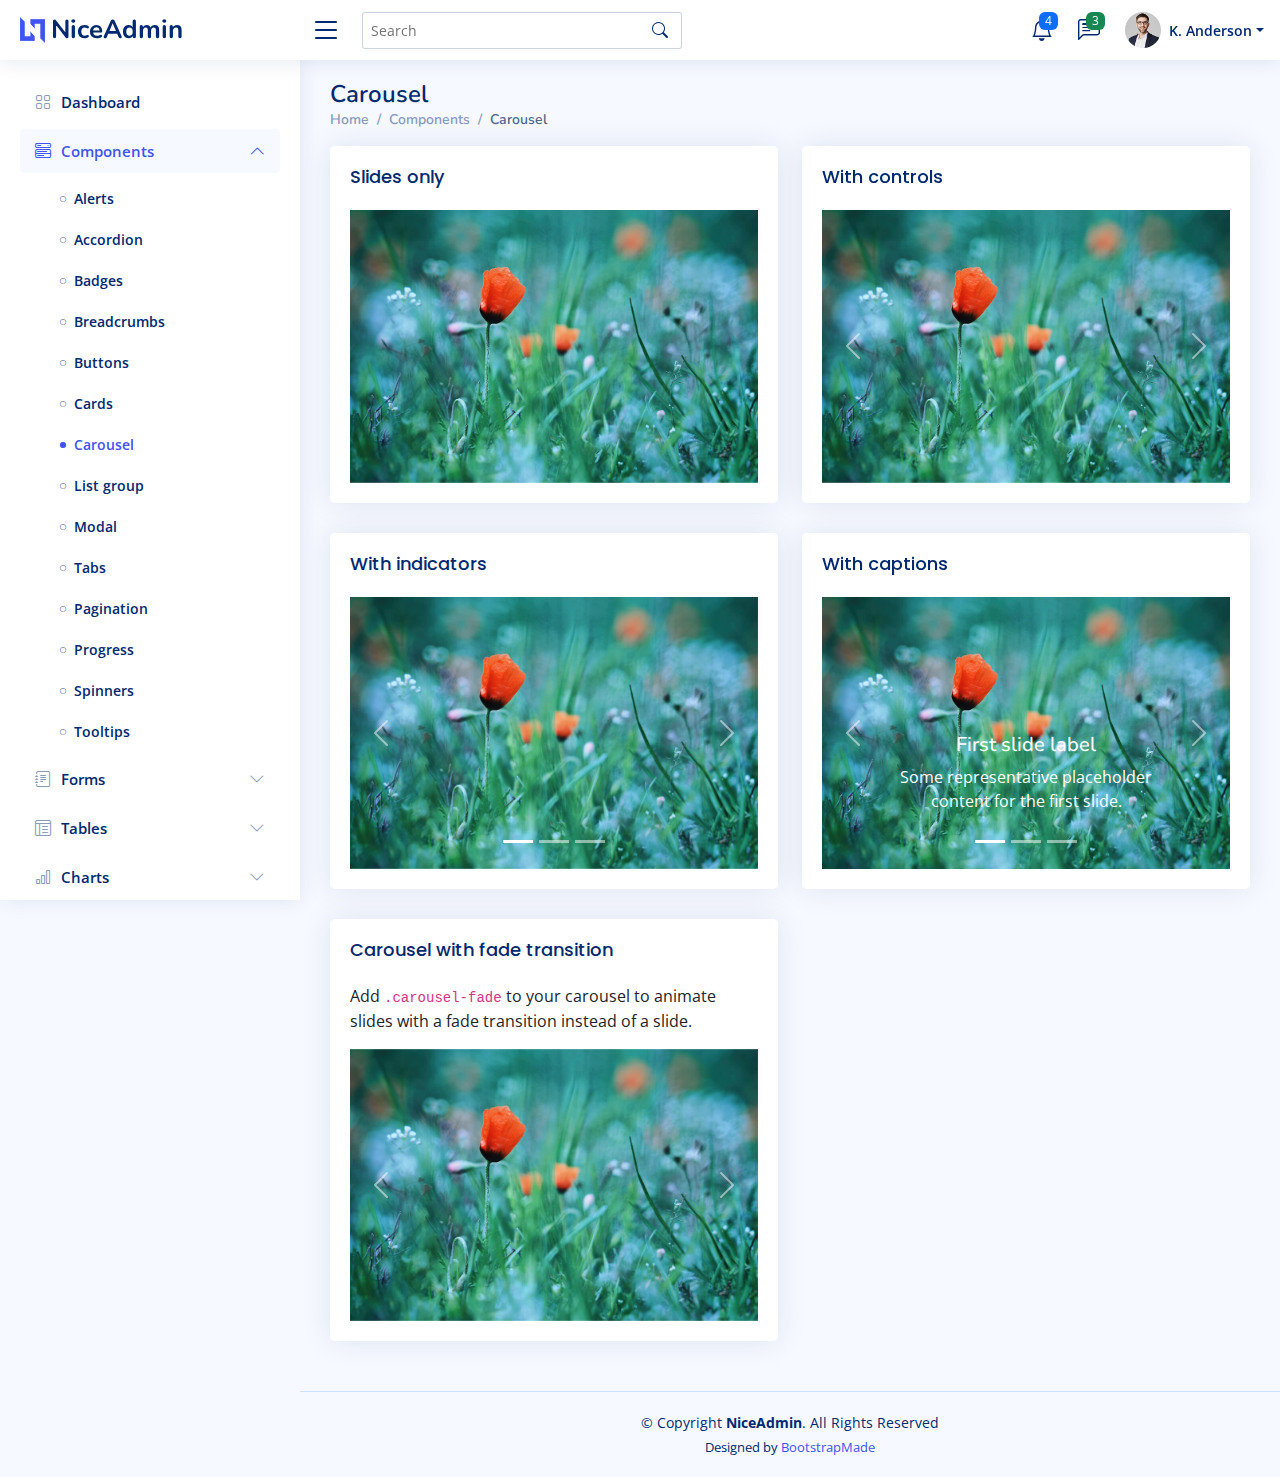
<file: bootstrap/NiceAdmin/components-carousel.html>
<!DOCTYPE html>
<html lang="en">

<head>
  <meta charset="utf-8">
  <meta content="width=device-width, initial-scale=1.0" name="viewport">

  <title>Components / Carousel - NiceAdmin Bootstrap Template</title>
  <meta content="" name="description">
  <meta content="" name="keywords">

  <!-- Favicons -->
  <link href="assets/img/favicon.png" rel="icon">
  <link href="assets/img/apple-touch-icon.png" rel="apple-touch-icon">

  <!-- Google Fonts -->
  <link href="https://fonts.gstatic.com" rel="preconnect">
  <link href="https://fonts.googleapis.com/css?family=Open+Sans:300,300i,400,400i,600,600i,700,700i|Nunito:300,300i,400,400i,600,600i,700,700i|Poppins:300,300i,400,400i,500,500i,600,600i,700,700i" rel="stylesheet">

  <!-- Vendor CSS Files -->
  <link href="assets/vendor/bootstrap/css/bootstrap.min.css" rel="stylesheet">
  <link href="assets/vendor/bootstrap-icons/bootstrap-icons.css" rel="stylesheet">
  <link href="assets/vendor/boxicons/css/boxicons.min.css" rel="stylesheet">
  <link href="assets/vendor/quill/quill.snow.css" rel="stylesheet">
  <link href="assets/vendor/quill/quill.bubble.css" rel="stylesheet">
  <link href="assets/vendor/remixicon/remixicon.css" rel="stylesheet">
  <link href="assets/vendor/simple-datatables/style.css" rel="stylesheet">

  <!-- Template Main CSS File -->
  <link href="assets/css/style.css" rel="stylesheet">

  <!-- =======================================================
  * Template Name: NiceAdmin
  * Updated: Mar 13 2024 with Bootstrap v5.3.3
  * Template URL: https://bootstrapmade.com/nice-admin-bootstrap-admin-html-template/
  * Author: BootstrapMade.com
  * License: https://bootstrapmade.com/license/
  ======================================================== -->
</head>

<body>

  <!-- ======= Header ======= -->
  <header id="header" class="header fixed-top d-flex align-items-center">

    <div class="d-flex align-items-center justify-content-between">
      <a href="index.html" class="logo d-flex align-items-center">
        <img src="assets/img/logo.png" alt="">
        <span class="d-none d-lg-block">NiceAdmin</span>
      </a>
      <i class="bi bi-list toggle-sidebar-btn"></i>
    </div><!-- End Logo -->

    <div class="search-bar">
      <form class="search-form d-flex align-items-center" method="POST" action="#">
        <input type="text" name="query" placeholder="Search" title="Enter search keyword">
        <button type="submit" title="Search"><i class="bi bi-search"></i></button>
      </form>
    </div><!-- End Search Bar -->

    <nav class="header-nav ms-auto">
      <ul class="d-flex align-items-center">

        <li class="nav-item d-block d-lg-none">
          <a class="nav-link nav-icon search-bar-toggle " href="#">
            <i class="bi bi-search"></i>
          </a>
        </li><!-- End Search Icon-->

        <li class="nav-item dropdown">

          <a class="nav-link nav-icon" href="#" data-bs-toggle="dropdown">
            <i class="bi bi-bell"></i>
            <span class="badge bg-primary badge-number">4</span>
          </a><!-- End Notification Icon -->

          <ul class="dropdown-menu dropdown-menu-end dropdown-menu-arrow notifications">
            <li class="dropdown-header">
              You have 4 new notifications
              <a href="#"><span class="badge rounded-pill bg-primary p-2 ms-2">View all</span></a>
            </li>
            <li>
              <hr class="dropdown-divider">
            </li>

            <li class="notification-item">
              <i class="bi bi-exclamation-circle text-warning"></i>
              <div>
                <h4>Lorem Ipsum</h4>
                <p>Quae dolorem earum veritatis oditseno</p>
                <p>30 min. ago</p>
              </div>
            </li>

            <li>
              <hr class="dropdown-divider">
            </li>

            <li class="notification-item">
              <i class="bi bi-x-circle text-danger"></i>
              <div>
                <h4>Atque rerum nesciunt</h4>
                <p>Quae dolorem earum veritatis oditseno</p>
                <p>1 hr. ago</p>
              </div>
            </li>

            <li>
              <hr class="dropdown-divider">
            </li>

            <li class="notification-item">
              <i class="bi bi-check-circle text-success"></i>
              <div>
                <h4>Sit rerum fuga</h4>
                <p>Quae dolorem earum veritatis oditseno</p>
                <p>2 hrs. ago</p>
              </div>
            </li>

            <li>
              <hr class="dropdown-divider">
            </li>

            <li class="notification-item">
              <i class="bi bi-info-circle text-primary"></i>
              <div>
                <h4>Dicta reprehenderit</h4>
                <p>Quae dolorem earum veritatis oditseno</p>
                <p>4 hrs. ago</p>
              </div>
            </li>

            <li>
              <hr class="dropdown-divider">
            </li>
            <li class="dropdown-footer">
              <a href="#">Show all notifications</a>
            </li>

          </ul><!-- End Notification Dropdown Items -->

        </li><!-- End Notification Nav -->

        <li class="nav-item dropdown">

          <a class="nav-link nav-icon" href="#" data-bs-toggle="dropdown">
            <i class="bi bi-chat-left-text"></i>
            <span class="badge bg-success badge-number">3</span>
          </a><!-- End Messages Icon -->

          <ul class="dropdown-menu dropdown-menu-end dropdown-menu-arrow messages">
            <li class="dropdown-header">
              You have 3 new messages
              <a href="#"><span class="badge rounded-pill bg-primary p-2 ms-2">View all</span></a>
            </li>
            <li>
              <hr class="dropdown-divider">
            </li>

            <li class="message-item">
              <a href="#">
                <img src="assets/img/messages-1.jpg" alt="" class="rounded-circle">
                <div>
                  <h4>Maria Hudson</h4>
                  <p>Velit asperiores et ducimus soluta repudiandae labore officia est ut...</p>
                  <p>4 hrs. ago</p>
                </div>
              </a>
            </li>
            <li>
              <hr class="dropdown-divider">
            </li>

            <li class="message-item">
              <a href="#">
                <img src="assets/img/messages-2.jpg" alt="" class="rounded-circle">
                <div>
                  <h4>Anna Nelson</h4>
                  <p>Velit asperiores et ducimus soluta repudiandae labore officia est ut...</p>
                  <p>6 hrs. ago</p>
                </div>
              </a>
            </li>
            <li>
              <hr class="dropdown-divider">
            </li>

            <li class="message-item">
              <a href="#">
                <img src="assets/img/messages-3.jpg" alt="" class="rounded-circle">
                <div>
                  <h4>David Muldon</h4>
                  <p>Velit asperiores et ducimus soluta repudiandae labore officia est ut...</p>
                  <p>8 hrs. ago</p>
                </div>
              </a>
            </li>
            <li>
              <hr class="dropdown-divider">
            </li>

            <li class="dropdown-footer">
              <a href="#">Show all messages</a>
            </li>

          </ul><!-- End Messages Dropdown Items -->

        </li><!-- End Messages Nav -->

        <li class="nav-item dropdown pe-3">

          <a class="nav-link nav-profile d-flex align-items-center pe-0" href="#" data-bs-toggle="dropdown">
            <img src="assets/img/profile-img.jpg" alt="Profile" class="rounded-circle">
            <span class="d-none d-md-block dropdown-toggle ps-2">K. Anderson</span>
          </a><!-- End Profile Iamge Icon -->

          <ul class="dropdown-menu dropdown-menu-end dropdown-menu-arrow profile">
            <li class="dropdown-header">
              <h6>Kevin Anderson</h6>
              <span>Web Designer</span>
            </li>
            <li>
              <hr class="dropdown-divider">
            </li>

            <li>
              <a class="dropdown-item d-flex align-items-center" href="users-profile.html">
                <i class="bi bi-person"></i>
                <span>My Profile</span>
              </a>
            </li>
            <li>
              <hr class="dropdown-divider">
            </li>

            <li>
              <a class="dropdown-item d-flex align-items-center" href="users-profile.html">
                <i class="bi bi-gear"></i>
                <span>Account Settings</span>
              </a>
            </li>
            <li>
              <hr class="dropdown-divider">
            </li>

            <li>
              <a class="dropdown-item d-flex align-items-center" href="pages-faq.html">
                <i class="bi bi-question-circle"></i>
                <span>Need Help?</span>
              </a>
            </li>
            <li>
              <hr class="dropdown-divider">
            </li>

            <li>
              <a class="dropdown-item d-flex align-items-center" href="#">
                <i class="bi bi-box-arrow-right"></i>
                <span>Sign Out</span>
              </a>
            </li>

          </ul><!-- End Profile Dropdown Items -->
        </li><!-- End Profile Nav -->

      </ul>
    </nav><!-- End Icons Navigation -->

  </header><!-- End Header -->

  <!-- ======= Sidebar ======= -->
  <aside id="sidebar" class="sidebar">

    <ul class="sidebar-nav" id="sidebar-nav">

      <li class="nav-item">
        <a class="nav-link collapsed" href="index.html">
          <i class="bi bi-grid"></i>
          <span>Dashboard</span>
        </a>
      </li><!-- End Dashboard Nav -->

      <li class="nav-item">
        <a class="nav-link " data-bs-target="#components-nav" data-bs-toggle="collapse" href="#">
          <i class="bi bi-menu-button-wide"></i><span>Components</span><i class="bi bi-chevron-down ms-auto"></i>
        </a>
        <ul id="components-nav" class="nav-content collapse show" data-bs-parent="#sidebar-nav">
          <li>
            <a href="components-alerts.html">
              <i class="bi bi-circle"></i><span>Alerts</span>
            </a>
          </li>
          <li>
            <a href="components-accordion.html">
              <i class="bi bi-circle"></i><span>Accordion</span>
            </a>
          </li>
          <li>
            <a href="components-badges.html">
              <i class="bi bi-circle"></i><span>Badges</span>
            </a>
          </li>
          <li>
            <a href="components-breadcrumbs.html">
              <i class="bi bi-circle"></i><span>Breadcrumbs</span>
            </a>
          </li>
          <li>
            <a href="components-buttons.html">
              <i class="bi bi-circle"></i><span>Buttons</span>
            </a>
          </li>
          <li>
            <a href="components-cards.html">
              <i class="bi bi-circle"></i><span>Cards</span>
            </a>
          </li>
          <li>
            <a href="components-carousel.html" class="active">
              <i class="bi bi-circle"></i><span>Carousel</span>
            </a>
          </li>
          <li>
            <a href="components-list-group.html">
              <i class="bi bi-circle"></i><span>List group</span>
            </a>
          </li>
          <li>
            <a href="components-modal.html">
              <i class="bi bi-circle"></i><span>Modal</span>
            </a>
          </li>
          <li>
            <a href="components-tabs.html">
              <i class="bi bi-circle"></i><span>Tabs</span>
            </a>
          </li>
          <li>
            <a href="components-pagination.html">
              <i class="bi bi-circle"></i><span>Pagination</span>
            </a>
          </li>
          <li>
            <a href="components-progress.html">
              <i class="bi bi-circle"></i><span>Progress</span>
            </a>
          </li>
          <li>
            <a href="components-spinners.html">
              <i class="bi bi-circle"></i><span>Spinners</span>
            </a>
          </li>
          <li>
            <a href="components-tooltips.html">
              <i class="bi bi-circle"></i><span>Tooltips</span>
            </a>
          </li>
        </ul>
      </li><!-- End Components Nav -->

      <li class="nav-item">
        <a class="nav-link collapsed" data-bs-target="#forms-nav" data-bs-toggle="collapse" href="#">
          <i class="bi bi-journal-text"></i><span>Forms</span><i class="bi bi-chevron-down ms-auto"></i>
        </a>
        <ul id="forms-nav" class="nav-content collapse " data-bs-parent="#sidebar-nav">
          <li>
            <a href="forms-elements.html">
              <i class="bi bi-circle"></i><span>Form Elements</span>
            </a>
          </li>
          <li>
            <a href="forms-layouts.html">
              <i class="bi bi-circle"></i><span>Form Layouts</span>
            </a>
          </li>
          <li>
            <a href="forms-editors.html">
              <i class="bi bi-circle"></i><span>Form Editors</span>
            </a>
          </li>
          <li>
            <a href="forms-validation.html">
              <i class="bi bi-circle"></i><span>Form Validation</span>
            </a>
          </li>
        </ul>
      </li><!-- End Forms Nav -->

      <li class="nav-item">
        <a class="nav-link collapsed" data-bs-target="#tables-nav" data-bs-toggle="collapse" href="#">
          <i class="bi bi-layout-text-window-reverse"></i><span>Tables</span><i class="bi bi-chevron-down ms-auto"></i>
        </a>
        <ul id="tables-nav" class="nav-content collapse " data-bs-parent="#sidebar-nav">
          <li>
            <a href="tables-general.html">
              <i class="bi bi-circle"></i><span>General Tables</span>
            </a>
          </li>
          <li>
            <a href="tables-data.html">
              <i class="bi bi-circle"></i><span>Data Tables</span>
            </a>
          </li>
        </ul>
      </li><!-- End Tables Nav -->

      <li class="nav-item">
        <a class="nav-link collapsed" data-bs-target="#charts-nav" data-bs-toggle="collapse" href="#">
          <i class="bi bi-bar-chart"></i><span>Charts</span><i class="bi bi-chevron-down ms-auto"></i>
        </a>
        <ul id="charts-nav" class="nav-content collapse " data-bs-parent="#sidebar-nav">
          <li>
            <a href="charts-chartjs.html">
              <i class="bi bi-circle"></i><span>Chart.js</span>
            </a>
          </li>
          <li>
            <a href="charts-apexcharts.html">
              <i class="bi bi-circle"></i><span>ApexCharts</span>
            </a>
          </li>
          <li>
            <a href="charts-echarts.html">
              <i class="bi bi-circle"></i><span>ECharts</span>
            </a>
          </li>
        </ul>
      </li><!-- End Charts Nav -->

      <li class="nav-item">
        <a class="nav-link collapsed" data-bs-target="#icons-nav" data-bs-toggle="collapse" href="#">
          <i class="bi bi-gem"></i><span>Icons</span><i class="bi bi-chevron-down ms-auto"></i>
        </a>
        <ul id="icons-nav" class="nav-content collapse " data-bs-parent="#sidebar-nav">
          <li>
            <a href="icons-bootstrap.html">
              <i class="bi bi-circle"></i><span>Bootstrap Icons</span>
            </a>
          </li>
          <li>
            <a href="icons-remix.html">
              <i class="bi bi-circle"></i><span>Remix Icons</span>
            </a>
          </li>
          <li>
            <a href="icons-boxicons.html">
              <i class="bi bi-circle"></i><span>Boxicons</span>
            </a>
          </li>
        </ul>
      </li><!-- End Icons Nav -->

      <li class="nav-heading">Pages</li>

      <li class="nav-item">
        <a class="nav-link collapsed" href="users-profile.html">
          <i class="bi bi-person"></i>
          <span>Profile</span>
        </a>
      </li><!-- End Profile Page Nav -->

      <li class="nav-item">
        <a class="nav-link collapsed" href="pages-faq.html">
          <i class="bi bi-question-circle"></i>
          <span>F.A.Q</span>
        </a>
      </li><!-- End F.A.Q Page Nav -->

      <li class="nav-item">
        <a class="nav-link collapsed" href="pages-contact.html">
          <i class="bi bi-envelope"></i>
          <span>Contact</span>
        </a>
      </li><!-- End Contact Page Nav -->

      <li class="nav-item">
        <a class="nav-link collapsed" href="pages-register.html">
          <i class="bi bi-card-list"></i>
          <span>Register</span>
        </a>
      </li><!-- End Register Page Nav -->

      <li class="nav-item">
        <a class="nav-link collapsed" href="pages-login.html">
          <i class="bi bi-box-arrow-in-right"></i>
          <span>Login</span>
        </a>
      </li><!-- End Login Page Nav -->

      <li class="nav-item">
        <a class="nav-link collapsed" href="pages-error-404.html">
          <i class="bi bi-dash-circle"></i>
          <span>Error 404</span>
        </a>
      </li><!-- End Error 404 Page Nav -->

      <li class="nav-item">
        <a class="nav-link collapsed" href="pages-blank.html">
          <i class="bi bi-file-earmark"></i>
          <span>Blank</span>
        </a>
      </li><!-- End Blank Page Nav -->

    </ul>

  </aside><!-- End Sidebar-->

  <main id="main" class="main">

    <div class="pagetitle">
      <h1>Carousel</h1>
      <nav>
        <ol class="breadcrumb">
          <li class="breadcrumb-item"><a href="index.html">Home</a></li>
          <li class="breadcrumb-item">Components</li>
          <li class="breadcrumb-item active">Carousel</li>
        </ol>
      </nav>
    </div><!-- End Page Title -->

    <section class="section">
      <div class="row">
        <div class="col-lg-6">

          <div class="card">
            <div class="card-body">
              <h5 class="card-title">Slides only</h5>

              <!-- Slides only carousel -->
              <div id="carouselExampleSlidesOnly" class="carousel slide" data-bs-ride="carousel">
                <div class="carousel-inner">
                  <div class="carousel-item active">
                    <img src="assets/img/slides-1.jpg" class="d-block w-100" alt="...">
                  </div>
                  <div class="carousel-item">
                    <img src="assets/img/slides-2.jpg" class="d-block w-100" alt="...">
                  </div>
                  <div class="carousel-item">
                    <img src="assets/img/slides-3.jpg" class="d-block w-100" alt="...">
                  </div>
                </div>
              </div><!-- End Slides only carousel-->

            </div>
          </div>

          <div class="card">
            <div class="card-body">
              <h5 class="card-title">With indicators</h5>

              <!-- Slides with indicators -->
              <div id="carouselExampleIndicators" class="carousel slide" data-bs-ride="carousel">
                <div class="carousel-indicators">
                  <button type="button" data-bs-target="#carouselExampleIndicators" data-bs-slide-to="0" class="active" aria-current="true" aria-label="Slide 1"></button>
                  <button type="button" data-bs-target="#carouselExampleIndicators" data-bs-slide-to="1" aria-label="Slide 2"></button>
                  <button type="button" data-bs-target="#carouselExampleIndicators" data-bs-slide-to="2" aria-label="Slide 3"></button>
                </div>
                <div class="carousel-inner">
                  <div class="carousel-item active">
                    <img src="assets/img/slides-1.jpg" class="d-block w-100" alt="...">
                  </div>
                  <div class="carousel-item">
                    <img src="assets/img/slides-2.jpg" class="d-block w-100" alt="...">
                  </div>
                  <div class="carousel-item">
                    <img src="assets/img/slides-3.jpg" class="d-block w-100" alt="...">
                  </div>
                </div>

                <button class="carousel-control-prev" type="button" data-bs-target="#carouselExampleIndicators" data-bs-slide="prev">
                  <span class="carousel-control-prev-icon" aria-hidden="true"></span>
                  <span class="visually-hidden">Previous</span>
                </button>
                <button class="carousel-control-next" type="button" data-bs-target="#carouselExampleIndicators" data-bs-slide="next">
                  <span class="carousel-control-next-icon" aria-hidden="true"></span>
                  <span class="visually-hidden">Next</span>
                </button>

              </div><!-- End Slides with indicators -->

            </div>
          </div>

          <div class="card">
            <div class="card-body">
              <h5 class="card-title">Carousel with fade transition</h5>
              <p>Add <code>.carousel-fade</code> to your carousel to animate slides with a fade transition instead of a slide.</p>

              <!-- Slides with fade transition -->
              <div id="carouselExampleFade" class="carousel slide carousel-fade" data-bs-ride="carousel">
                <div class="carousel-inner">
                  <div class="carousel-item active">
                    <img src="assets/img/slides-1.jpg" class="d-block w-100" alt="...">
                  </div>
                  <div class="carousel-item">
                    <img src="assets/img/slides-2.jpg" class="d-block w-100" alt="...">
                  </div>
                  <div class="carousel-item">
                    <img src="assets/img/slides-3.jpg" class="d-block w-100" alt="...">
                  </div>
                </div>

                <button class="carousel-control-prev" type="button" data-bs-target="#carouselExampleFade" data-bs-slide="prev">
                  <span class="carousel-control-prev-icon" aria-hidden="true"></span>
                  <span class="visually-hidden">Previous</span>
                </button>
                <button class="carousel-control-next" type="button" data-bs-target="#carouselExampleFade" data-bs-slide="next">
                  <span class="carousel-control-next-icon" aria-hidden="true"></span>
                  <span class="visually-hidden">Next</span>
                </button>

              </div><!-- End Slides with fade transition -->

            </div>
          </div>

        </div>

        <div class="col-lg-6">

          <div class="card">
            <div class="card-body">
              <h5 class="card-title">With controls</h5>

              <!-- Slides with controls -->
              <div id="carouselExampleControls" class="carousel slide" data-bs-ride="carousel">
                <div class="carousel-inner">
                  <div class="carousel-item active">
                    <img src="assets/img/slides-1.jpg" class="d-block w-100" alt="...">
                  </div>
                  <div class="carousel-item">
                    <img src="assets/img/slides-2.jpg" class="d-block w-100" alt="...">
                  </div>
                  <div class="carousel-item">
                    <img src="assets/img/slides-3.jpg" class="d-block w-100" alt="...">
                  </div>
                </div>

                <button class="carousel-control-prev" type="button" data-bs-target="#carouselExampleControls" data-bs-slide="prev">
                  <span class="carousel-control-prev-icon" aria-hidden="true"></span>
                  <span class="visually-hidden">Previous</span>
                </button>
                <button class="carousel-control-next" type="button" data-bs-target="#carouselExampleControls" data-bs-slide="next">
                  <span class="carousel-control-next-icon" aria-hidden="true"></span>
                  <span class="visually-hidden">Next</span>
                </button>

              </div><!-- End Slides with controls -->

            </div>
          </div>

          <div class="card">
            <div class="card-body">
              <h5 class="card-title">With captions</h5>

              <!-- Slides with captions -->
              <div id="carouselExampleCaptions" class="carousel slide" data-bs-ride="carousel">
                <div class="carousel-indicators">
                  <button type="button" data-bs-target="#carouselExampleCaptions" data-bs-slide-to="0" class="active" aria-current="true" aria-label="Slide 1"></button>
                  <button type="button" data-bs-target="#carouselExampleCaptions" data-bs-slide-to="1" aria-label="Slide 2"></button>
                  <button type="button" data-bs-target="#carouselExampleCaptions" data-bs-slide-to="2" aria-label="Slide 3"></button>
                </div>
                <div class="carousel-inner">
                  <div class="carousel-item active">
                    <img src="assets/img/slides-1.jpg" class="d-block w-100" alt="...">
                    <div class="carousel-caption d-none d-md-block">
                      <h5>First slide label</h5>
                      <p>Some representative placeholder content for the first slide.</p>
                    </div>
                  </div>
                  <div class="carousel-item">
                    <img src="assets/img/slides-2.jpg" class="d-block w-100" alt="...">
                    <div class="carousel-caption d-none d-md-block">
                      <h5>Second slide label</h5>
                      <p>Some representative placeholder content for the second slide.</p>
                    </div>
                  </div>
                  <div class="carousel-item">
                    <img src="assets/img/slides-3.jpg" class="d-block w-100" alt="...">
                    <div class="carousel-caption d-none d-md-block">
                      <h5>Third slide label</h5>
                      <p>Some representative placeholder content for the third slide.</p>
                    </div>
                  </div>
                </div>

                <button class="carousel-control-prev" type="button" data-bs-target="#carouselExampleCaptions" data-bs-slide="prev">
                  <span class="carousel-control-prev-icon" aria-hidden="true"></span>
                  <span class="visually-hidden">Previous</span>
                </button>
                <button class="carousel-control-next" type="button" data-bs-target="#carouselExampleCaptions" data-bs-slide="next">
                  <span class="carousel-control-next-icon" aria-hidden="true"></span>
                  <span class="visually-hidden">Next</span>
                </button>

              </div><!-- End Slides with captions -->

            </div>
          </div>

        </div>
      </div>
    </section>

  </main><!-- End #main -->

  <!-- ======= Footer ======= -->
  <footer id="footer" class="footer">
    <div class="copyright">
      &copy; Copyright <strong><span>NiceAdmin</span></strong>. All Rights Reserved
    </div>
    <div class="credits">
      <!-- All the links in the footer should remain intact. -->
      <!-- You can delete the links only if you purchased the pro version. -->
      <!-- Licensing information: https://bootstrapmade.com/license/ -->
      <!-- Purchase the pro version with working PHP/AJAX contact form: https://bootstrapmade.com/nice-admin-bootstrap-admin-html-template/ -->
      Designed by <a href="https://bootstrapmade.com/">BootstrapMade</a>
    </div>
  </footer><!-- End Footer -->

  <a href="#" class="back-to-top d-flex align-items-center justify-content-center"><i class="bi bi-arrow-up-short"></i></a>

  <!-- Vendor JS Files -->
  <script src="assets/vendor/apexcharts/apexcharts.min.js"></script>
  <script src="assets/vendor/bootstrap/js/bootstrap.bundle.min.js"></script>
  <script src="assets/vendor/chart.js/chart.umd.js"></script>
  <script src="assets/vendor/echarts/echarts.min.js"></script>
  <script src="assets/vendor/quill/quill.min.js"></script>
  <script src="assets/vendor/simple-datatables/simple-datatables.js"></script>
  <script src="assets/vendor/tinymce/tinymce.min.js"></script>
  <script src="assets/vendor/php-email-form/validate.js"></script>

  <!-- Template Main JS File -->
  <script src="assets/js/main.js"></script>

</body>

</html>
</file>
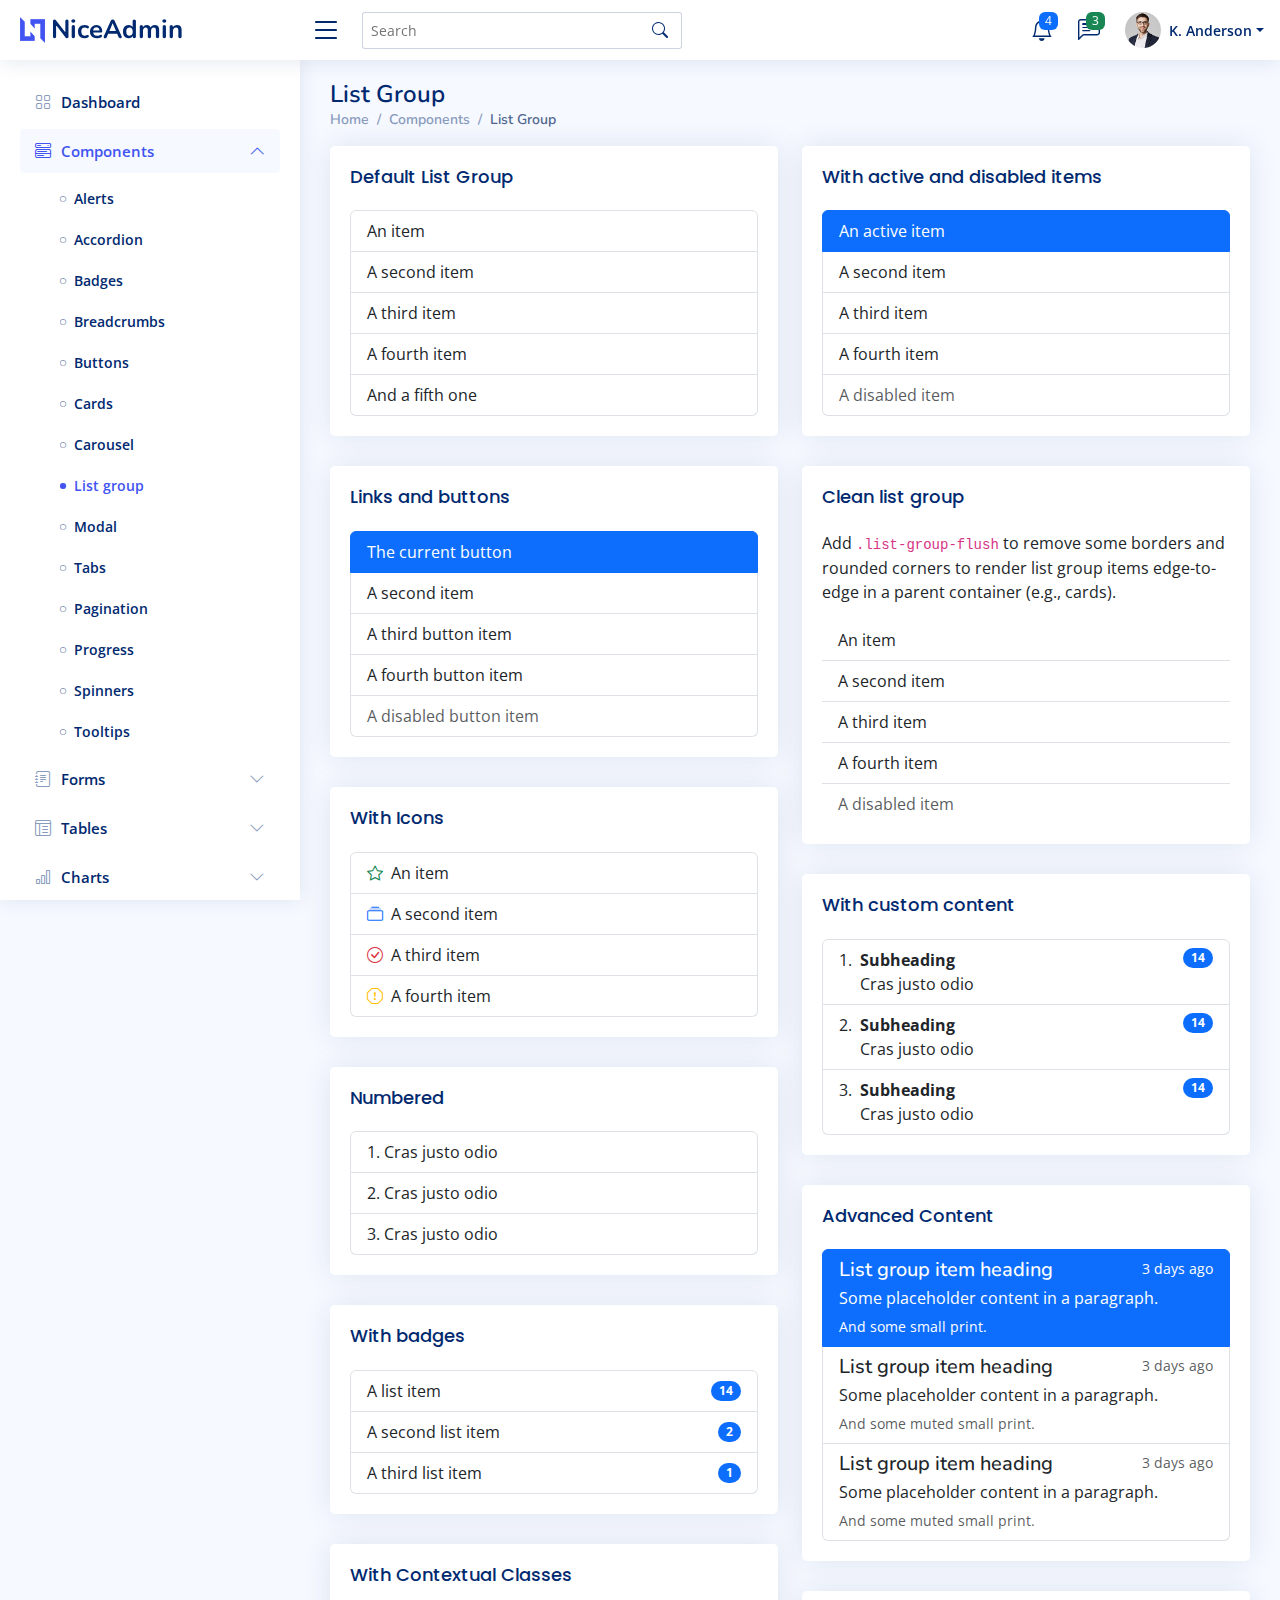
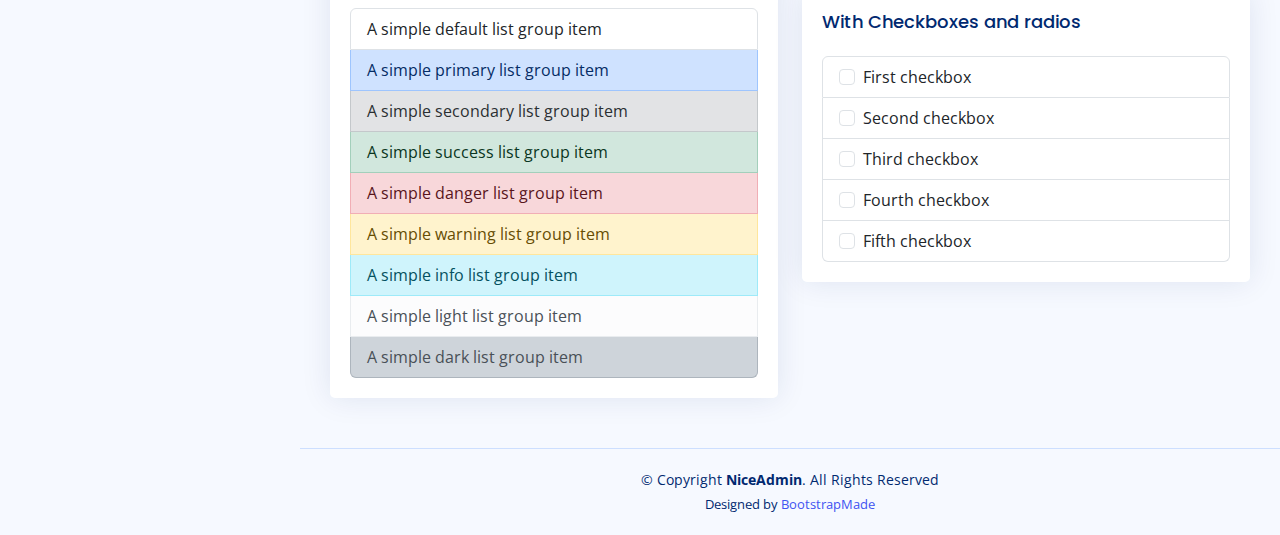
<file: bootstrap/NiceAdmin/components-list-group.html>
<!DOCTYPE html>
<html lang="en">

<head>
  <meta charset="utf-8">
  <meta content="width=device-width, initial-scale=1.0" name="viewport">

  <title>Components / List Group - NiceAdmin Bootstrap Template</title>
  <meta content="" name="description">
  <meta content="" name="keywords">

  <!-- Favicons -->
  <link href="assets/img/favicon.png" rel="icon">
  <link href="assets/img/apple-touch-icon.png" rel="apple-touch-icon">

  <!-- Google Fonts -->
  <link href="https://fonts.gstatic.com" rel="preconnect">
  <link href="https://fonts.googleapis.com/css?family=Open+Sans:300,300i,400,400i,600,600i,700,700i|Nunito:300,300i,400,400i,600,600i,700,700i|Poppins:300,300i,400,400i,500,500i,600,600i,700,700i" rel="stylesheet">

  <!-- Vendor CSS Files -->
  <link href="assets/vendor/bootstrap/css/bootstrap.min.css" rel="stylesheet">
  <link href="assets/vendor/bootstrap-icons/bootstrap-icons.css" rel="stylesheet">
  <link href="assets/vendor/boxicons/css/boxicons.min.css" rel="stylesheet">
  <link href="assets/vendor/quill/quill.snow.css" rel="stylesheet">
  <link href="assets/vendor/quill/quill.bubble.css" rel="stylesheet">
  <link href="assets/vendor/remixicon/remixicon.css" rel="stylesheet">
  <link href="assets/vendor/simple-datatables/style.css" rel="stylesheet">

  <!-- Template Main CSS File -->
  <link href="assets/css/style.css" rel="stylesheet">

  <!-- =======================================================
  * Template Name: NiceAdmin
  * Updated: Mar 13 2024 with Bootstrap v5.3.3
  * Template URL: https://bootstrapmade.com/nice-admin-bootstrap-admin-html-template/
  * Author: BootstrapMade.com
  * License: https://bootstrapmade.com/license/
  ======================================================== -->
</head>

<body>

  <!-- ======= Header ======= -->
  <header id="header" class="header fixed-top d-flex align-items-center">

    <div class="d-flex align-items-center justify-content-between">
      <a href="index.html" class="logo d-flex align-items-center">
        <img src="assets/img/logo.png" alt="">
        <span class="d-none d-lg-block">NiceAdmin</span>
      </a>
      <i class="bi bi-list toggle-sidebar-btn"></i>
    </div><!-- End Logo -->

    <div class="search-bar">
      <form class="search-form d-flex align-items-center" method="POST" action="#">
        <input type="text" name="query" placeholder="Search" title="Enter search keyword">
        <button type="submit" title="Search"><i class="bi bi-search"></i></button>
      </form>
    </div><!-- End Search Bar -->

    <nav class="header-nav ms-auto">
      <ul class="d-flex align-items-center">

        <li class="nav-item d-block d-lg-none">
          <a class="nav-link nav-icon search-bar-toggle " href="#">
            <i class="bi bi-search"></i>
          </a>
        </li><!-- End Search Icon-->

        <li class="nav-item dropdown">

          <a class="nav-link nav-icon" href="#" data-bs-toggle="dropdown">
            <i class="bi bi-bell"></i>
            <span class="badge bg-primary badge-number">4</span>
          </a><!-- End Notification Icon -->

          <ul class="dropdown-menu dropdown-menu-end dropdown-menu-arrow notifications">
            <li class="dropdown-header">
              You have 4 new notifications
              <a href="#"><span class="badge rounded-pill bg-primary p-2 ms-2">View all</span></a>
            </li>
            <li>
              <hr class="dropdown-divider">
            </li>

            <li class="notification-item">
              <i class="bi bi-exclamation-circle text-warning"></i>
              <div>
                <h4>Lorem Ipsum</h4>
                <p>Quae dolorem earum veritatis oditseno</p>
                <p>30 min. ago</p>
              </div>
            </li>

            <li>
              <hr class="dropdown-divider">
            </li>

            <li class="notification-item">
              <i class="bi bi-x-circle text-danger"></i>
              <div>
                <h4>Atque rerum nesciunt</h4>
                <p>Quae dolorem earum veritatis oditseno</p>
                <p>1 hr. ago</p>
              </div>
            </li>

            <li>
              <hr class="dropdown-divider">
            </li>

            <li class="notification-item">
              <i class="bi bi-check-circle text-success"></i>
              <div>
                <h4>Sit rerum fuga</h4>
                <p>Quae dolorem earum veritatis oditseno</p>
                <p>2 hrs. ago</p>
              </div>
            </li>

            <li>
              <hr class="dropdown-divider">
            </li>

            <li class="notification-item">
              <i class="bi bi-info-circle text-primary"></i>
              <div>
                <h4>Dicta reprehenderit</h4>
                <p>Quae dolorem earum veritatis oditseno</p>
                <p>4 hrs. ago</p>
              </div>
            </li>

            <li>
              <hr class="dropdown-divider">
            </li>
            <li class="dropdown-footer">
              <a href="#">Show all notifications</a>
            </li>

          </ul><!-- End Notification Dropdown Items -->

        </li><!-- End Notification Nav -->

        <li class="nav-item dropdown">

          <a class="nav-link nav-icon" href="#" data-bs-toggle="dropdown">
            <i class="bi bi-chat-left-text"></i>
            <span class="badge bg-success badge-number">3</span>
          </a><!-- End Messages Icon -->

          <ul class="dropdown-menu dropdown-menu-end dropdown-menu-arrow messages">
            <li class="dropdown-header">
              You have 3 new messages
              <a href="#"><span class="badge rounded-pill bg-primary p-2 ms-2">View all</span></a>
            </li>
            <li>
              <hr class="dropdown-divider">
            </li>

            <li class="message-item">
              <a href="#">
                <img src="assets/img/messages-1.jpg" alt="" class="rounded-circle">
                <div>
                  <h4>Maria Hudson</h4>
                  <p>Velit asperiores et ducimus soluta repudiandae labore officia est ut...</p>
                  <p>4 hrs. ago</p>
                </div>
              </a>
            </li>
            <li>
              <hr class="dropdown-divider">
            </li>

            <li class="message-item">
              <a href="#">
                <img src="assets/img/messages-2.jpg" alt="" class="rounded-circle">
                <div>
                  <h4>Anna Nelson</h4>
                  <p>Velit asperiores et ducimus soluta repudiandae labore officia est ut...</p>
                  <p>6 hrs. ago</p>
                </div>
              </a>
            </li>
            <li>
              <hr class="dropdown-divider">
            </li>

            <li class="message-item">
              <a href="#">
                <img src="assets/img/messages-3.jpg" alt="" class="rounded-circle">
                <div>
                  <h4>David Muldon</h4>
                  <p>Velit asperiores et ducimus soluta repudiandae labore officia est ut...</p>
                  <p>8 hrs. ago</p>
                </div>
              </a>
            </li>
            <li>
              <hr class="dropdown-divider">
            </li>

            <li class="dropdown-footer">
              <a href="#">Show all messages</a>
            </li>

          </ul><!-- End Messages Dropdown Items -->

        </li><!-- End Messages Nav -->

        <li class="nav-item dropdown pe-3">

          <a class="nav-link nav-profile d-flex align-items-center pe-0" href="#" data-bs-toggle="dropdown">
            <img src="assets/img/profile-img.jpg" alt="Profile" class="rounded-circle">
            <span class="d-none d-md-block dropdown-toggle ps-2">K. Anderson</span>
          </a><!-- End Profile Iamge Icon -->

          <ul class="dropdown-menu dropdown-menu-end dropdown-menu-arrow profile">
            <li class="dropdown-header">
              <h6>Kevin Anderson</h6>
              <span>Web Designer</span>
            </li>
            <li>
              <hr class="dropdown-divider">
            </li>

            <li>
              <a class="dropdown-item d-flex align-items-center" href="users-profile.html">
                <i class="bi bi-person"></i>
                <span>My Profile</span>
              </a>
            </li>
            <li>
              <hr class="dropdown-divider">
            </li>

            <li>
              <a class="dropdown-item d-flex align-items-center" href="users-profile.html">
                <i class="bi bi-gear"></i>
                <span>Account Settings</span>
              </a>
            </li>
            <li>
              <hr class="dropdown-divider">
            </li>

            <li>
              <a class="dropdown-item d-flex align-items-center" href="pages-faq.html">
                <i class="bi bi-question-circle"></i>
                <span>Need Help?</span>
              </a>
            </li>
            <li>
              <hr class="dropdown-divider">
            </li>

            <li>
              <a class="dropdown-item d-flex align-items-center" href="#">
                <i class="bi bi-box-arrow-right"></i>
                <span>Sign Out</span>
              </a>
            </li>

          </ul><!-- End Profile Dropdown Items -->
        </li><!-- End Profile Nav -->

      </ul>
    </nav><!-- End Icons Navigation -->

  </header><!-- End Header -->

  <!-- ======= Sidebar ======= -->
  <aside id="sidebar" class="sidebar">

    <ul class="sidebar-nav" id="sidebar-nav">

      <li class="nav-item">
        <a class="nav-link collapsed" href="index.html">
          <i class="bi bi-grid"></i>
          <span>Dashboard</span>
        </a>
      </li><!-- End Dashboard Nav -->

      <li class="nav-item">
        <a class="nav-link " data-bs-target="#components-nav" data-bs-toggle="collapse" href="#">
          <i class="bi bi-menu-button-wide"></i><span>Components</span><i class="bi bi-chevron-down ms-auto"></i>
        </a>
        <ul id="components-nav" class="nav-content collapse show" data-bs-parent="#sidebar-nav">
          <li>
            <a href="components-alerts.html">
              <i class="bi bi-circle"></i><span>Alerts</span>
            </a>
          </li>
          <li>
            <a href="components-accordion.html">
              <i class="bi bi-circle"></i><span>Accordion</span>
            </a>
          </li>
          <li>
            <a href="components-badges.html">
              <i class="bi bi-circle"></i><span>Badges</span>
            </a>
          </li>
          <li>
            <a href="components-breadcrumbs.html">
              <i class="bi bi-circle"></i><span>Breadcrumbs</span>
            </a>
          </li>
          <li>
            <a href="components-buttons.html">
              <i class="bi bi-circle"></i><span>Buttons</span>
            </a>
          </li>
          <li>
            <a href="components-cards.html">
              <i class="bi bi-circle"></i><span>Cards</span>
            </a>
          </li>
          <li>
            <a href="components-carousel.html">
              <i class="bi bi-circle"></i><span>Carousel</span>
            </a>
          </li>
          <li>
            <a href="components-list-group.html" class="active">
              <i class="bi bi-circle"></i><span>List group</span>
            </a>
          </li>
          <li>
            <a href="components-modal.html">
              <i class="bi bi-circle"></i><span>Modal</span>
            </a>
          </li>
          <li>
            <a href="components-tabs.html">
              <i class="bi bi-circle"></i><span>Tabs</span>
            </a>
          </li>
          <li>
            <a href="components-pagination.html">
              <i class="bi bi-circle"></i><span>Pagination</span>
            </a>
          </li>
          <li>
            <a href="components-progress.html">
              <i class="bi bi-circle"></i><span>Progress</span>
            </a>
          </li>
          <li>
            <a href="components-spinners.html">
              <i class="bi bi-circle"></i><span>Spinners</span>
            </a>
          </li>
          <li>
            <a href="components-tooltips.html">
              <i class="bi bi-circle"></i><span>Tooltips</span>
            </a>
          </li>
        </ul>
      </li><!-- End Components Nav -->

      <li class="nav-item">
        <a class="nav-link collapsed" data-bs-target="#forms-nav" data-bs-toggle="collapse" href="#">
          <i class="bi bi-journal-text"></i><span>Forms</span><i class="bi bi-chevron-down ms-auto"></i>
        </a>
        <ul id="forms-nav" class="nav-content collapse " data-bs-parent="#sidebar-nav">
          <li>
            <a href="forms-elements.html">
              <i class="bi bi-circle"></i><span>Form Elements</span>
            </a>
          </li>
          <li>
            <a href="forms-layouts.html">
              <i class="bi bi-circle"></i><span>Form Layouts</span>
            </a>
          </li>
          <li>
            <a href="forms-editors.html">
              <i class="bi bi-circle"></i><span>Form Editors</span>
            </a>
          </li>
          <li>
            <a href="forms-validation.html">
              <i class="bi bi-circle"></i><span>Form Validation</span>
            </a>
          </li>
        </ul>
      </li><!-- End Forms Nav -->

      <li class="nav-item">
        <a class="nav-link collapsed" data-bs-target="#tables-nav" data-bs-toggle="collapse" href="#">
          <i class="bi bi-layout-text-window-reverse"></i><span>Tables</span><i class="bi bi-chevron-down ms-auto"></i>
        </a>
        <ul id="tables-nav" class="nav-content collapse " data-bs-parent="#sidebar-nav">
          <li>
            <a href="tables-general.html">
              <i class="bi bi-circle"></i><span>General Tables</span>
            </a>
          </li>
          <li>
            <a href="tables-data.html">
              <i class="bi bi-circle"></i><span>Data Tables</span>
            </a>
          </li>
        </ul>
      </li><!-- End Tables Nav -->

      <li class="nav-item">
        <a class="nav-link collapsed" data-bs-target="#charts-nav" data-bs-toggle="collapse" href="#">
          <i class="bi bi-bar-chart"></i><span>Charts</span><i class="bi bi-chevron-down ms-auto"></i>
        </a>
        <ul id="charts-nav" class="nav-content collapse " data-bs-parent="#sidebar-nav">
          <li>
            <a href="charts-chartjs.html">
              <i class="bi bi-circle"></i><span>Chart.js</span>
            </a>
          </li>
          <li>
            <a href="charts-apexcharts.html">
              <i class="bi bi-circle"></i><span>ApexCharts</span>
            </a>
          </li>
          <li>
            <a href="charts-echarts.html">
              <i class="bi bi-circle"></i><span>ECharts</span>
            </a>
          </li>
        </ul>
      </li><!-- End Charts Nav -->

      <li class="nav-item">
        <a class="nav-link collapsed" data-bs-target="#icons-nav" data-bs-toggle="collapse" href="#">
          <i class="bi bi-gem"></i><span>Icons</span><i class="bi bi-chevron-down ms-auto"></i>
        </a>
        <ul id="icons-nav" class="nav-content collapse " data-bs-parent="#sidebar-nav">
          <li>
            <a href="icons-bootstrap.html">
              <i class="bi bi-circle"></i><span>Bootstrap Icons</span>
            </a>
          </li>
          <li>
            <a href="icons-remix.html">
              <i class="bi bi-circle"></i><span>Remix Icons</span>
            </a>
          </li>
          <li>
            <a href="icons-boxicons.html">
              <i class="bi bi-circle"></i><span>Boxicons</span>
            </a>
          </li>
        </ul>
      </li><!-- End Icons Nav -->

      <li class="nav-heading">Pages</li>

      <li class="nav-item">
        <a class="nav-link collapsed" href="users-profile.html">
          <i class="bi bi-person"></i>
          <span>Profile</span>
        </a>
      </li><!-- End Profile Page Nav -->

      <li class="nav-item">
        <a class="nav-link collapsed" href="pages-faq.html">
          <i class="bi bi-question-circle"></i>
          <span>F.A.Q</span>
        </a>
      </li><!-- End F.A.Q Page Nav -->

      <li class="nav-item">
        <a class="nav-link collapsed" href="pages-contact.html">
          <i class="bi bi-envelope"></i>
          <span>Contact</span>
        </a>
      </li><!-- End Contact Page Nav -->

      <li class="nav-item">
        <a class="nav-link collapsed" href="pages-register.html">
          <i class="bi bi-card-list"></i>
          <span>Register</span>
        </a>
      </li><!-- End Register Page Nav -->

      <li class="nav-item">
        <a class="nav-link collapsed" href="pages-login.html">
          <i class="bi bi-box-arrow-in-right"></i>
          <span>Login</span>
        </a>
      </li><!-- End Login Page Nav -->

      <li class="nav-item">
        <a class="nav-link collapsed" href="pages-error-404.html">
          <i class="bi bi-dash-circle"></i>
          <span>Error 404</span>
        </a>
      </li><!-- End Error 404 Page Nav -->

      <li class="nav-item">
        <a class="nav-link collapsed" href="pages-blank.html">
          <i class="bi bi-file-earmark"></i>
          <span>Blank</span>
        </a>
      </li><!-- End Blank Page Nav -->

    </ul>

  </aside><!-- End Sidebar-->

  <main id="main" class="main">

    <div class="pagetitle">
      <h1>List Group</h1>
      <nav>
        <ol class="breadcrumb">
          <li class="breadcrumb-item"><a href="index.html">Home</a></li>
          <li class="breadcrumb-item">Components</li>
          <li class="breadcrumb-item active">List Group</li>
        </ol>
      </nav>
    </div><!-- End Page Title -->

    <section class="section">
      <div class="row">
        <div class="col-lg-6">

          <div class="card">
            <div class="card-body">
              <h5 class="card-title">Default List Group</h5>

              <!-- Default List group -->
              <ul class="list-group">
                <li class="list-group-item">An item</li>
                <li class="list-group-item">A second item</li>
                <li class="list-group-item">A third item</li>
                <li class="list-group-item">A fourth item</li>
                <li class="list-group-item">And a fifth one</li>
              </ul><!-- End Default List group -->

            </div>
          </div>

          <div class="card">
            <div class="card-body">
              <h5 class="card-title">Links and buttons</h5>

              <!-- List group with Links and buttons -->
              <div class="list-group">
                <button type="button" class="list-group-item list-group-item-action active" aria-current="true">
                  The current button
                </button>
                <button type="button" class="list-group-item list-group-item-action">A second item</button>
                <button type="button" class="list-group-item list-group-item-action">A third button item</button>
                <button type="button" class="list-group-item list-group-item-action">A fourth button item</button>
                <button type="button" class="list-group-item list-group-item-action" disabled>A disabled button item</button>
              </div><!-- End List group with Links and buttons -->

            </div>
          </div>

          <div class="card">
            <div class="card-body">
              <h5 class="card-title">With Icons</h5>

              <!-- List group With Icons -->
              <ul class="list-group">
                <li class="list-group-item"><i class="bi bi-star me-1 text-success"></i> An item</li>
                <li class="list-group-item"><i class="bi bi-collection me-1 text-primary"></i> A second item</li>
                <li class="list-group-item"><i class="bi bi-check-circle me-1 text-danger"></i> A third item</li>
                <li class="list-group-item"><i class="bi bi-exclamation-octagon me-1 text-warning"></i> A fourth item</li>
              </ul><!-- End List group With Icons -->

            </div>
          </div>

          <div class="card">
            <div class="card-body">
              <h5 class="card-title">Numbered</h5>

              <!-- List group Numbered -->
              <ol class="list-group list-group-numbered">
                <li class="list-group-item">Cras justo odio</li>
                <li class="list-group-item">Cras justo odio</li>
                <li class="list-group-item">Cras justo odio</li>
              </ol><!-- End List group Numbered -->

            </div>
          </div>

          <div class="card">
            <div class="card-body">
              <h5 class="card-title">With badges</h5>

              <!-- List group With badges -->
              <ul class="list-group">
                <li class="list-group-item d-flex justify-content-between align-items-center">
                  A list item
                  <span class="badge bg-primary rounded-pill">14</span>
                </li>
                <li class="list-group-item d-flex justify-content-between align-items-center">
                  A second list item
                  <span class="badge bg-primary rounded-pill">2</span>
                </li>
                <li class="list-group-item d-flex justify-content-between align-items-center">
                  A third list item
                  <span class="badge bg-primary rounded-pill">1</span>
                </li>
              </ul><!-- End List With badges -->

            </div>
          </div>

          <div class="card">
            <div class="card-body">
              <h5 class="card-title">With Contextual Classes</h5>

              <!-- List group With Contextual classes -->
              <ul class="list-group">
                <li class="list-group-item">A simple default list group item</li>

                <li class="list-group-item list-group-item-primary">A simple primary list group item</li>
                <li class="list-group-item list-group-item-secondary">A simple secondary list group item</li>
                <li class="list-group-item list-group-item-success">A simple success list group item</li>
                <li class="list-group-item list-group-item-danger">A simple danger list group item</li>
                <li class="list-group-item list-group-item-warning">A simple warning list group item</li>
                <li class="list-group-item list-group-item-info">A simple info list group item</li>
                <li class="list-group-item list-group-item-light">A simple light list group item</li>
                <li class="list-group-item list-group-item-dark">A simple dark list group item</li>
              </ul><!-- End List Group With Contextual classes -->

            </div>
          </div>

        </div>

        <div class="col-lg-6">

          <div class="card">
            <div class="card-body">
              <h5 class="card-title">With active and disabled items</h5>

              <!-- List group with active and disabled items -->
              <ul class="list-group">
                <li class="list-group-item active" aria-current="true">An active item</li>
                <li class="list-group-item">A second item</li>
                <li class="list-group-item">A third item</li>
                <li class="list-group-item">A fourth item</li>
                <li class="list-group-item disabled" aria-disabled="true">A disabled item</li>
              </ul><!-- End ist group with active and disabled items -->

            </div>
          </div>

          <div class="card">
            <div class="card-body">
              <h5 class="card-title">Clean list group</h5>
              <p>Add <code>.list-group-flush</code> to remove some borders and rounded corners to render list group items edge-to-edge in a parent container (e.g., cards).</p>

              <!-- List group with active and disabled items -->
              <ul class="list-group list-group-flush">
                <li class="list-group-item">An item</li>
                <li class="list-group-item">A second item</li>
                <li class="list-group-item">A third item</li>
                <li class="list-group-item">A fourth item</li>
                <li class="list-group-item disabled" aria-disabled="true">A disabled item</li>
              </ul><!-- End Clean list group -->

            </div>
          </div>

          <div class="card">
            <div class="card-body">
              <h5 class="card-title">With custom content</h5>

              <!-- List group with custom content -->
              <ol class="list-group list-group-numbered">
                <li class="list-group-item d-flex justify-content-between align-items-start">
                  <div class="ms-2 me-auto">
                    <div class="fw-bold">Subheading</div>
                    Cras justo odio
                  </div>
                  <span class="badge bg-primary rounded-pill">14</span>
                </li>
                <li class="list-group-item d-flex justify-content-between align-items-start">
                  <div class="ms-2 me-auto">
                    <div class="fw-bold">Subheading</div>
                    Cras justo odio
                  </div>
                  <span class="badge bg-primary rounded-pill">14</span>
                </li>
                <li class="list-group-item d-flex justify-content-between align-items-start">
                  <div class="ms-2 me-auto">
                    <div class="fw-bold">Subheading</div>
                    Cras justo odio
                  </div>
                  <span class="badge bg-primary rounded-pill">14</span>
                </li>
              </ol><!-- End with custom content -->

            </div>
          </div>

          <div class="card">
            <div class="card-body">
              <h5 class="card-title">Advanced Content</h5>

              <!-- List group with Advanced Contents -->
              <div class="list-group">
                <a href="#" class="list-group-item list-group-item-action active" aria-current="true">
                  <div class="d-flex w-100 justify-content-between">
                    <h5 class="mb-1">List group item heading</h5>
                    <small>3 days ago</small>
                  </div>
                  <p class="mb-1">Some placeholder content in a paragraph.</p>
                  <small>And some small print.</small>
                </a>
                <a href="#" class="list-group-item list-group-item-action">
                  <div class="d-flex w-100 justify-content-between">
                    <h5 class="mb-1">List group item heading</h5>
                    <small class="text-muted">3 days ago</small>
                  </div>
                  <p class="mb-1">Some placeholder content in a paragraph.</p>
                  <small class="text-muted">And some muted small print.</small>
                </a>
                <a href="#" class="list-group-item list-group-item-action">
                  <div class="d-flex w-100 justify-content-between">
                    <h5 class="mb-1">List group item heading</h5>
                    <small class="text-muted">3 days ago</small>
                  </div>
                  <p class="mb-1">Some placeholder content in a paragraph.</p>
                  <small class="text-muted">And some muted small print.</small>
                </a>
              </div><!-- End List group Advanced Content -->

            </div>
          </div>

          <div class="card">
            <div class="card-body">
              <h5 class="card-title">With Checkboxes and radios</h5>

              <!-- List group With Checkboxes and radios -->
              <ul class="list-group">
                <li class="list-group-item">
                  <input class="form-check-input me-1" type="checkbox" value="" aria-label="...">
                  First checkbox
                </li>
                <li class="list-group-item">
                  <input class="form-check-input me-1" type="checkbox" value="" aria-label="...">
                  Second checkbox
                </li>
                <li class="list-group-item">
                  <input class="form-check-input me-1" type="checkbox" value="" aria-label="...">
                  Third checkbox
                </li>
                <li class="list-group-item">
                  <input class="form-check-input me-1" type="checkbox" value="" aria-label="...">
                  Fourth checkbox
                </li>
                <li class="list-group-item">
                  <input class="form-check-input me-1" type="checkbox" value="" aria-label="...">
                  Fifth checkbox
                </li>
              </ul><!-- End List Checkboxes and radios -->

            </div>
          </div>

        </div>

      </div>
    </section>

  </main><!-- End #main -->

  <!-- ======= Footer ======= -->
  <footer id="footer" class="footer">
    <div class="copyright">
      &copy; Copyright <strong><span>NiceAdmin</span></strong>. All Rights Reserved
    </div>
    <div class="credits">
      <!-- All the links in the footer should remain intact. -->
      <!-- You can delete the links only if you purchased the pro version. -->
      <!-- Licensing information: https://bootstrapmade.com/license/ -->
      <!-- Purchase the pro version with working PHP/AJAX contact form: https://bootstrapmade.com/nice-admin-bootstrap-admin-html-template/ -->
      Designed by <a href="https://bootstrapmade.com/">BootstrapMade</a>
    </div>
  </footer><!-- End Footer -->

  <a href="#" class="back-to-top d-flex align-items-center justify-content-center"><i class="bi bi-arrow-up-short"></i></a>

  <!-- Vendor JS Files -->
  <script src="assets/vendor/apexcharts/apexcharts.min.js"></script>
  <script src="assets/vendor/bootstrap/js/bootstrap.bundle.min.js"></script>
  <script src="assets/vendor/chart.js/chart.umd.js"></script>
  <script src="assets/vendor/echarts/echarts.min.js"></script>
  <script src="assets/vendor/quill/quill.min.js"></script>
  <script src="assets/vendor/simple-datatables/simple-datatables.js"></script>
  <script src="assets/vendor/tinymce/tinymce.min.js"></script>
  <script src="assets/vendor/php-email-form/validate.js"></script>

  <!-- Template Main JS File -->
  <script src="assets/js/main.js"></script>

</body>

</html>
</file>
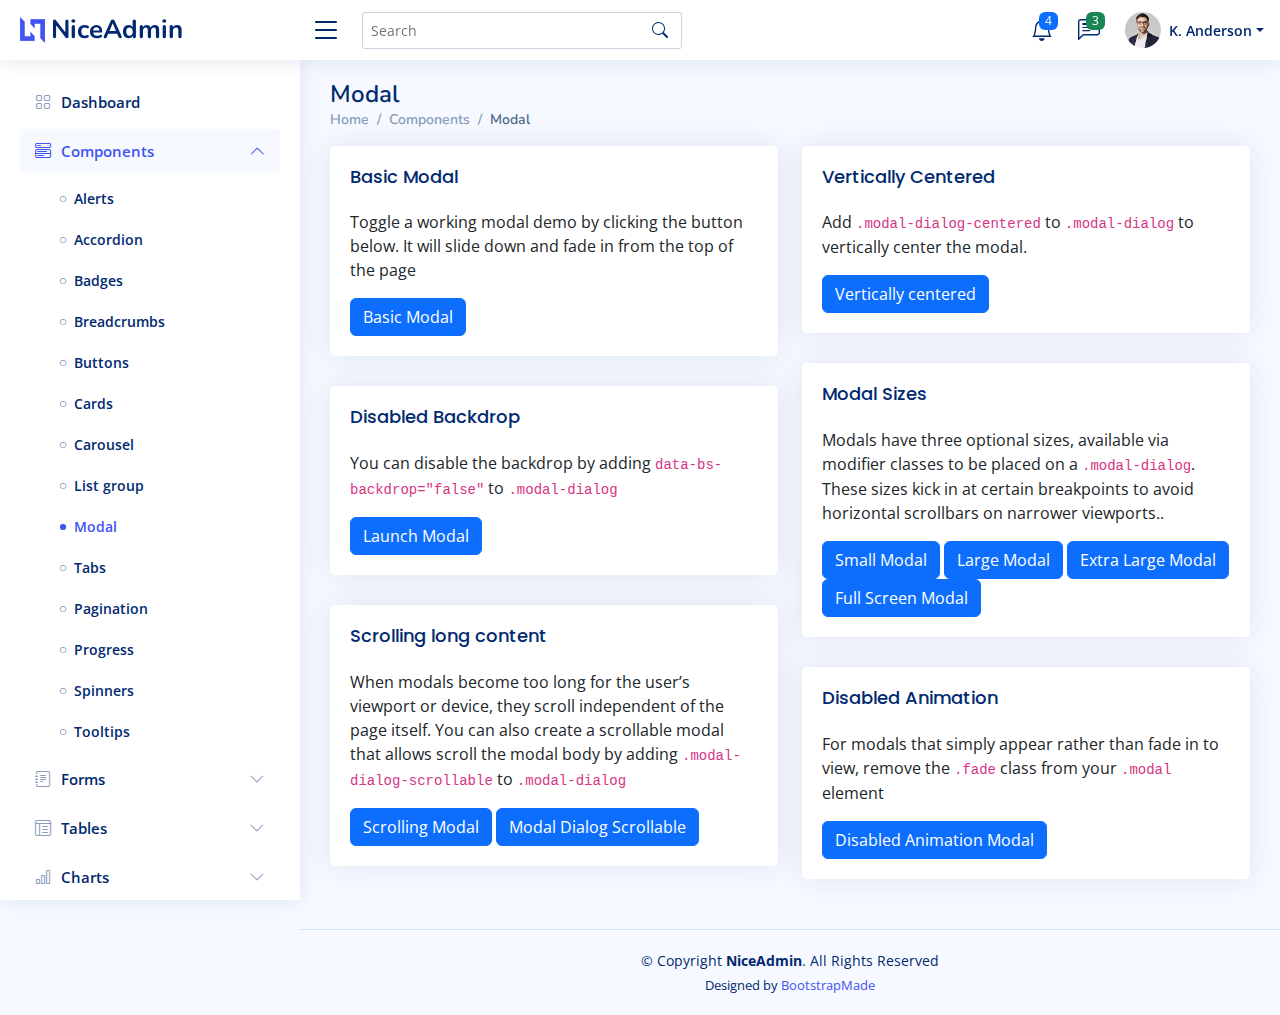
<file: bootstrap/NiceAdmin/components-modal.html>
<!DOCTYPE html>
<html lang="en">

<head>
  <meta charset="utf-8">
  <meta content="width=device-width, initial-scale=1.0" name="viewport">

  <title>Components / Modal - NiceAdmin Bootstrap Template</title>
  <meta content="" name="description">
  <meta content="" name="keywords">

  <!-- Favicons -->
  <link href="assets/img/favicon.png" rel="icon">
  <link href="assets/img/apple-touch-icon.png" rel="apple-touch-icon">

  <!-- Google Fonts -->
  <link href="https://fonts.gstatic.com" rel="preconnect">
  <link href="https://fonts.googleapis.com/css?family=Open+Sans:300,300i,400,400i,600,600i,700,700i|Nunito:300,300i,400,400i,600,600i,700,700i|Poppins:300,300i,400,400i,500,500i,600,600i,700,700i" rel="stylesheet">

  <!-- Vendor CSS Files -->
  <link href="assets/vendor/bootstrap/css/bootstrap.min.css" rel="stylesheet">
  <link href="assets/vendor/bootstrap-icons/bootstrap-icons.css" rel="stylesheet">
  <link href="assets/vendor/boxicons/css/boxicons.min.css" rel="stylesheet">
  <link href="assets/vendor/quill/quill.snow.css" rel="stylesheet">
  <link href="assets/vendor/quill/quill.bubble.css" rel="stylesheet">
  <link href="assets/vendor/remixicon/remixicon.css" rel="stylesheet">
  <link href="assets/vendor/simple-datatables/style.css" rel="stylesheet">

  <!-- Template Main CSS File -->
  <link href="assets/css/style.css" rel="stylesheet">

  <!-- =======================================================
  * Template Name: NiceAdmin
  * Updated: Mar 13 2024 with Bootstrap v5.3.3
  * Template URL: https://bootstrapmade.com/nice-admin-bootstrap-admin-html-template/
  * Author: BootstrapMade.com
  * License: https://bootstrapmade.com/license/
  ======================================================== -->
</head>

<body>

  <!-- ======= Header ======= -->
  <header id="header" class="header fixed-top d-flex align-items-center">

    <div class="d-flex align-items-center justify-content-between">
      <a href="index.html" class="logo d-flex align-items-center">
        <img src="assets/img/logo.png" alt="">
        <span class="d-none d-lg-block">NiceAdmin</span>
      </a>
      <i class="bi bi-list toggle-sidebar-btn"></i>
    </div><!-- End Logo -->

    <div class="search-bar">
      <form class="search-form d-flex align-items-center" method="POST" action="#">
        <input type="text" name="query" placeholder="Search" title="Enter search keyword">
        <button type="submit" title="Search"><i class="bi bi-search"></i></button>
      </form>
    </div><!-- End Search Bar -->

    <nav class="header-nav ms-auto">
      <ul class="d-flex align-items-center">

        <li class="nav-item d-block d-lg-none">
          <a class="nav-link nav-icon search-bar-toggle " href="#">
            <i class="bi bi-search"></i>
          </a>
        </li><!-- End Search Icon-->

        <li class="nav-item dropdown">

          <a class="nav-link nav-icon" href="#" data-bs-toggle="dropdown">
            <i class="bi bi-bell"></i>
            <span class="badge bg-primary badge-number">4</span>
          </a><!-- End Notification Icon -->

          <ul class="dropdown-menu dropdown-menu-end dropdown-menu-arrow notifications">
            <li class="dropdown-header">
              You have 4 new notifications
              <a href="#"><span class="badge rounded-pill bg-primary p-2 ms-2">View all</span></a>
            </li>
            <li>
              <hr class="dropdown-divider">
            </li>

            <li class="notification-item">
              <i class="bi bi-exclamation-circle text-warning"></i>
              <div>
                <h4>Lorem Ipsum</h4>
                <p>Quae dolorem earum veritatis oditseno</p>
                <p>30 min. ago</p>
              </div>
            </li>

            <li>
              <hr class="dropdown-divider">
            </li>

            <li class="notification-item">
              <i class="bi bi-x-circle text-danger"></i>
              <div>
                <h4>Atque rerum nesciunt</h4>
                <p>Quae dolorem earum veritatis oditseno</p>
                <p>1 hr. ago</p>
              </div>
            </li>

            <li>
              <hr class="dropdown-divider">
            </li>

            <li class="notification-item">
              <i class="bi bi-check-circle text-success"></i>
              <div>
                <h4>Sit rerum fuga</h4>
                <p>Quae dolorem earum veritatis oditseno</p>
                <p>2 hrs. ago</p>
              </div>
            </li>

            <li>
              <hr class="dropdown-divider">
            </li>

            <li class="notification-item">
              <i class="bi bi-info-circle text-primary"></i>
              <div>
                <h4>Dicta reprehenderit</h4>
                <p>Quae dolorem earum veritatis oditseno</p>
                <p>4 hrs. ago</p>
              </div>
            </li>

            <li>
              <hr class="dropdown-divider">
            </li>
            <li class="dropdown-footer">
              <a href="#">Show all notifications</a>
            </li>

          </ul><!-- End Notification Dropdown Items -->

        </li><!-- End Notification Nav -->

        <li class="nav-item dropdown">

          <a class="nav-link nav-icon" href="#" data-bs-toggle="dropdown">
            <i class="bi bi-chat-left-text"></i>
            <span class="badge bg-success badge-number">3</span>
          </a><!-- End Messages Icon -->

          <ul class="dropdown-menu dropdown-menu-end dropdown-menu-arrow messages">
            <li class="dropdown-header">
              You have 3 new messages
              <a href="#"><span class="badge rounded-pill bg-primary p-2 ms-2">View all</span></a>
            </li>
            <li>
              <hr class="dropdown-divider">
            </li>

            <li class="message-item">
              <a href="#">
                <img src="assets/img/messages-1.jpg" alt="" class="rounded-circle">
                <div>
                  <h4>Maria Hudson</h4>
                  <p>Velit asperiores et ducimus soluta repudiandae labore officia est ut...</p>
                  <p>4 hrs. ago</p>
                </div>
              </a>
            </li>
            <li>
              <hr class="dropdown-divider">
            </li>

            <li class="message-item">
              <a href="#">
                <img src="assets/img/messages-2.jpg" alt="" class="rounded-circle">
                <div>
                  <h4>Anna Nelson</h4>
                  <p>Velit asperiores et ducimus soluta repudiandae labore officia est ut...</p>
                  <p>6 hrs. ago</p>
                </div>
              </a>
            </li>
            <li>
              <hr class="dropdown-divider">
            </li>

            <li class="message-item">
              <a href="#">
                <img src="assets/img/messages-3.jpg" alt="" class="rounded-circle">
                <div>
                  <h4>David Muldon</h4>
                  <p>Velit asperiores et ducimus soluta repudiandae labore officia est ut...</p>
                  <p>8 hrs. ago</p>
                </div>
              </a>
            </li>
            <li>
              <hr class="dropdown-divider">
            </li>

            <li class="dropdown-footer">
              <a href="#">Show all messages</a>
            </li>

          </ul><!-- End Messages Dropdown Items -->

        </li><!-- End Messages Nav -->

        <li class="nav-item dropdown pe-3">

          <a class="nav-link nav-profile d-flex align-items-center pe-0" href="#" data-bs-toggle="dropdown">
            <img src="assets/img/profile-img.jpg" alt="Profile" class="rounded-circle">
            <span class="d-none d-md-block dropdown-toggle ps-2">K. Anderson</span>
          </a><!-- End Profile Iamge Icon -->

          <ul class="dropdown-menu dropdown-menu-end dropdown-menu-arrow profile">
            <li class="dropdown-header">
              <h6>Kevin Anderson</h6>
              <span>Web Designer</span>
            </li>
            <li>
              <hr class="dropdown-divider">
            </li>

            <li>
              <a class="dropdown-item d-flex align-items-center" href="users-profile.html">
                <i class="bi bi-person"></i>
                <span>My Profile</span>
              </a>
            </li>
            <li>
              <hr class="dropdown-divider">
            </li>

            <li>
              <a class="dropdown-item d-flex align-items-center" href="users-profile.html">
                <i class="bi bi-gear"></i>
                <span>Account Settings</span>
              </a>
            </li>
            <li>
              <hr class="dropdown-divider">
            </li>

            <li>
              <a class="dropdown-item d-flex align-items-center" href="pages-faq.html">
                <i class="bi bi-question-circle"></i>
                <span>Need Help?</span>
              </a>
            </li>
            <li>
              <hr class="dropdown-divider">
            </li>

            <li>
              <a class="dropdown-item d-flex align-items-center" href="#">
                <i class="bi bi-box-arrow-right"></i>
                <span>Sign Out</span>
              </a>
            </li>

          </ul><!-- End Profile Dropdown Items -->
        </li><!-- End Profile Nav -->

      </ul>
    </nav><!-- End Icons Navigation -->

  </header><!-- End Header -->

  <!-- ======= Sidebar ======= -->
  <aside id="sidebar" class="sidebar">

    <ul class="sidebar-nav" id="sidebar-nav">

      <li class="nav-item">
        <a class="nav-link collapsed" href="index.html">
          <i class="bi bi-grid"></i>
          <span>Dashboard</span>
        </a>
      </li><!-- End Dashboard Nav -->

      <li class="nav-item">
        <a class="nav-link " data-bs-target="#components-nav" data-bs-toggle="collapse" href="#">
          <i class="bi bi-menu-button-wide"></i><span>Components</span><i class="bi bi-chevron-down ms-auto"></i>
        </a>
        <ul id="components-nav" class="nav-content collapse show" data-bs-parent="#sidebar-nav">
          <li>
            <a href="components-alerts.html">
              <i class="bi bi-circle"></i><span>Alerts</span>
            </a>
          </li>
          <li>
            <a href="components-accordion.html">
              <i class="bi bi-circle"></i><span>Accordion</span>
            </a>
          </li>
          <li>
            <a href="components-badges.html">
              <i class="bi bi-circle"></i><span>Badges</span>
            </a>
          </li>
          <li>
            <a href="components-breadcrumbs.html">
              <i class="bi bi-circle"></i><span>Breadcrumbs</span>
            </a>
          </li>
          <li>
            <a href="components-buttons.html">
              <i class="bi bi-circle"></i><span>Buttons</span>
            </a>
          </li>
          <li>
            <a href="components-cards.html">
              <i class="bi bi-circle"></i><span>Cards</span>
            </a>
          </li>
          <li>
            <a href="components-carousel.html">
              <i class="bi bi-circle"></i><span>Carousel</span>
            </a>
          </li>
          <li>
            <a href="components-list-group.html">
              <i class="bi bi-circle"></i><span>List group</span>
            </a>
          </li>
          <li>
            <a href="components-modal.html" class="active">
              <i class="bi bi-circle"></i><span>Modal</span>
            </a>
          </li>
          <li>
            <a href="components-tabs.html">
              <i class="bi bi-circle"></i><span>Tabs</span>
            </a>
          </li>
          <li>
            <a href="components-pagination.html">
              <i class="bi bi-circle"></i><span>Pagination</span>
            </a>
          </li>
          <li>
            <a href="components-progress.html">
              <i class="bi bi-circle"></i><span>Progress</span>
            </a>
          </li>
          <li>
            <a href="components-spinners.html">
              <i class="bi bi-circle"></i><span>Spinners</span>
            </a>
          </li>
          <li>
            <a href="components-tooltips.html">
              <i class="bi bi-circle"></i><span>Tooltips</span>
            </a>
          </li>
        </ul>
      </li><!-- End Components Nav -->

      <li class="nav-item">
        <a class="nav-link collapsed" data-bs-target="#forms-nav" data-bs-toggle="collapse" href="#">
          <i class="bi bi-journal-text"></i><span>Forms</span><i class="bi bi-chevron-down ms-auto"></i>
        </a>
        <ul id="forms-nav" class="nav-content collapse " data-bs-parent="#sidebar-nav">
          <li>
            <a href="forms-elements.html">
              <i class="bi bi-circle"></i><span>Form Elements</span>
            </a>
          </li>
          <li>
            <a href="forms-layouts.html">
              <i class="bi bi-circle"></i><span>Form Layouts</span>
            </a>
          </li>
          <li>
            <a href="forms-editors.html">
              <i class="bi bi-circle"></i><span>Form Editors</span>
            </a>
          </li>
          <li>
            <a href="forms-validation.html">
              <i class="bi bi-circle"></i><span>Form Validation</span>
            </a>
          </li>
        </ul>
      </li><!-- End Forms Nav -->

      <li class="nav-item">
        <a class="nav-link collapsed" data-bs-target="#tables-nav" data-bs-toggle="collapse" href="#">
          <i class="bi bi-layout-text-window-reverse"></i><span>Tables</span><i class="bi bi-chevron-down ms-auto"></i>
        </a>
        <ul id="tables-nav" class="nav-content collapse " data-bs-parent="#sidebar-nav">
          <li>
            <a href="tables-general.html">
              <i class="bi bi-circle"></i><span>General Tables</span>
            </a>
          </li>
          <li>
            <a href="tables-data.html">
              <i class="bi bi-circle"></i><span>Data Tables</span>
            </a>
          </li>
        </ul>
      </li><!-- End Tables Nav -->

      <li class="nav-item">
        <a class="nav-link collapsed" data-bs-target="#charts-nav" data-bs-toggle="collapse" href="#">
          <i class="bi bi-bar-chart"></i><span>Charts</span><i class="bi bi-chevron-down ms-auto"></i>
        </a>
        <ul id="charts-nav" class="nav-content collapse " data-bs-parent="#sidebar-nav">
          <li>
            <a href="charts-chartjs.html">
              <i class="bi bi-circle"></i><span>Chart.js</span>
            </a>
          </li>
          <li>
            <a href="charts-apexcharts.html">
              <i class="bi bi-circle"></i><span>ApexCharts</span>
            </a>
          </li>
          <li>
            <a href="charts-echarts.html">
              <i class="bi bi-circle"></i><span>ECharts</span>
            </a>
          </li>
        </ul>
      </li><!-- End Charts Nav -->

      <li class="nav-item">
        <a class="nav-link collapsed" data-bs-target="#icons-nav" data-bs-toggle="collapse" href="#">
          <i class="bi bi-gem"></i><span>Icons</span><i class="bi bi-chevron-down ms-auto"></i>
        </a>
        <ul id="icons-nav" class="nav-content collapse " data-bs-parent="#sidebar-nav">
          <li>
            <a href="icons-bootstrap.html">
              <i class="bi bi-circle"></i><span>Bootstrap Icons</span>
            </a>
          </li>
          <li>
            <a href="icons-remix.html">
              <i class="bi bi-circle"></i><span>Remix Icons</span>
            </a>
          </li>
          <li>
            <a href="icons-boxicons.html">
              <i class="bi bi-circle"></i><span>Boxicons</span>
            </a>
          </li>
        </ul>
      </li><!-- End Icons Nav -->

      <li class="nav-heading">Pages</li>

      <li class="nav-item">
        <a class="nav-link collapsed" href="users-profile.html">
          <i class="bi bi-person"></i>
          <span>Profile</span>
        </a>
      </li><!-- End Profile Page Nav -->

      <li class="nav-item">
        <a class="nav-link collapsed" href="pages-faq.html">
          <i class="bi bi-question-circle"></i>
          <span>F.A.Q</span>
        </a>
      </li><!-- End F.A.Q Page Nav -->

      <li class="nav-item">
        <a class="nav-link collapsed" href="pages-contact.html">
          <i class="bi bi-envelope"></i>
          <span>Contact</span>
        </a>
      </li><!-- End Contact Page Nav -->

      <li class="nav-item">
        <a class="nav-link collapsed" href="pages-register.html">
          <i class="bi bi-card-list"></i>
          <span>Register</span>
        </a>
      </li><!-- End Register Page Nav -->

      <li class="nav-item">
        <a class="nav-link collapsed" href="pages-login.html">
          <i class="bi bi-box-arrow-in-right"></i>
          <span>Login</span>
        </a>
      </li><!-- End Login Page Nav -->

      <li class="nav-item">
        <a class="nav-link collapsed" href="pages-error-404.html">
          <i class="bi bi-dash-circle"></i>
          <span>Error 404</span>
        </a>
      </li><!-- End Error 404 Page Nav -->

      <li class="nav-item">
        <a class="nav-link collapsed" href="pages-blank.html">
          <i class="bi bi-file-earmark"></i>
          <span>Blank</span>
        </a>
      </li><!-- End Blank Page Nav -->

    </ul>

  </aside><!-- End Sidebar-->

  <main id="main" class="main">

    <div class="pagetitle">
      <h1>Modal</h1>
      <nav>
        <ol class="breadcrumb">
          <li class="breadcrumb-item"><a href="index.html">Home</a></li>
          <li class="breadcrumb-item">Components</li>
          <li class="breadcrumb-item active">Modal</li>
        </ol>
      </nav>
    </div><!-- End Page Title -->

    <section class="section">
      <div class="row">
        <div class="col-lg-6">

          <div class="card">
            <div class="card-body">
              <h5 class="card-title">Basic Modal</h5>
              <p>Toggle a working modal demo by clicking the button below. It will slide down and fade in from the top of the page</p>

              <!-- Basic Modal -->
              <button type="button" class="btn btn-primary" data-bs-toggle="modal" data-bs-target="#basicModal">
                Basic Modal
              </button>
              <div class="modal fade" id="basicModal" tabindex="-1">
                <div class="modal-dialog">
                  <div class="modal-content">
                    <div class="modal-header">
                      <h5 class="modal-title">Basic Modal</h5>
                      <button type="button" class="btn-close" data-bs-dismiss="modal" aria-label="Close"></button>
                    </div>
                    <div class="modal-body">
                      Non omnis incidunt qui sed occaecati magni asperiores est mollitia. Soluta at et reprehenderit. Placeat autem numquam et fuga numquam. Tempora in facere consequatur sit dolor ipsum. Consequatur nemo amet incidunt est facilis. Dolorem neque recusandae quo sit molestias sint dignissimos.
                    </div>
                    <div class="modal-footer">
                      <button type="button" class="btn btn-secondary" data-bs-dismiss="modal">Close</button>
                      <button type="button" class="btn btn-primary">Save changes</button>
                    </div>
                  </div>
                </div>
              </div><!-- End Basic Modal-->

            </div>
          </div>

          <div class="card">
            <div class="card-body">
              <h5 class="card-title">Disabled Backdrop</h5>
              <p>You can disable the backdrop by adding <code>data-bs-backdrop="false"</code> to <code>.modal-dialog</code></p>

              <!-- Disabled Backdrop Modal -->
              <button type="button" class="btn btn-primary" data-bs-toggle="modal" data-bs-target="#disablebackdrop">
                Launch Modal
              </button>
              <div class="modal fade" id="disablebackdrop" tabindex="-1" data-bs-backdrop="false">
                <div class="modal-dialog">
                  <div class="modal-content">
                    <div class="modal-header">
                      <h5 class="modal-title">Disabled Backdrop</h5>
                      <button type="button" class="btn-close" data-bs-dismiss="modal" aria-label="Close"></button>
                    </div>
                    <div class="modal-body">
                      Non omnis incidunt qui sed occaecati magni asperiores est mollitia. Soluta at et reprehenderit. Placeat autem numquam et fuga numquam. Tempora in facere consequatur sit dolor ipsum. Consequatur nemo amet incidunt est facilis. Dolorem neque recusandae quo sit molestias sint dignissimos.
                    </div>
                    <div class="modal-footer">
                      <button type="button" class="btn btn-secondary" data-bs-dismiss="modal">Close</button>
                      <button type="button" class="btn btn-primary">Save changes</button>
                    </div>
                  </div>
                </div>
              </div><!-- End Disabled Backdrop Modal-->

            </div>
          </div>

          <div class="card">
            <div class="card-body">
              <h5 class="card-title">Scrolling long content</h5>
              <p>When modals become too long for the user’s viewport or device, they scroll independent of the page itself. You can also create a scrollable modal that allows scroll the modal body by adding <code>.modal-dialog-scrollable</code> to <code>.modal-dialog</code></p>

              <!-- Scrolling Modal -->
              <button type="button" class="btn btn-primary" data-bs-toggle="modal" data-bs-target="#scrollingModal">
                Scrolling Modal
              </button>
              <div class="modal fade" id="scrollingModal" tabindex="-1">
                <div class="modal-dialog">
                  <div class="modal-content">
                    <div class="modal-header">
                      <h5 class="modal-title">Scrolling Modal</h5>
                      <button type="button" class="btn-close" data-bs-dismiss="modal" aria-label="Close"></button>
                    </div>
                    <div class="modal-body" style="min-height: 1500px;">
                      Non omnis incidunt qui sed occaecati magni asperiores est mollitia. Soluta at et reprehenderit. Placeat autem numquam et fuga numquam. Tempora in facere consequatur sit dolor ipsum. Consequatur nemo amet incidunt est facilis. Dolorem neque recusandae quo sit molestias sint dignissimos.
                    </div>
                    <div class="modal-footer">
                      <button type="button" class="btn btn-secondary" data-bs-dismiss="modal">Close</button>
                      <button type="button" class="btn btn-primary">Save changes</button>
                    </div>
                  </div>
                </div>
              </div><!-- End Scrolling Modal-->

              <!-- Modal Dialog Scrollable -->
              <button type="button" class="btn btn-primary" data-bs-toggle="modal" data-bs-target="#modalDialogScrollable">
                Modal Dialog Scrollable
              </button>
              <div class="modal fade" id="modalDialogScrollable" tabindex="-1">
                <div class="modal-dialog modal-dialog-scrollable">
                  <div class="modal-content">
                    <div class="modal-header">
                      <h5 class="modal-title">Modal Dialog Scrollable</h5>
                      <button type="button" class="btn-close" data-bs-dismiss="modal" aria-label="Close"></button>
                    </div>
                    <div class="modal-body">
                      Non omnis incidunt qui sed occaecati magni asperiores est mollitia. Soluta at et reprehenderit. Placeat autem numquam et fuga numquam. Tempora in facere consequatur sit dolor ipsum. Consequatur nemo amet incidunt est facilis. Dolorem neque recusandae quo sit molestias sint dignissimos.
                      <br><br><br><br><br><br><br><br><br><br><br><br><br><br><br><br><br><br><br><br><br><br><br><br><br><br><br><br><br><br><br><br><br><br><br><br><br><br><br><br>
                      This content should appear at the bottom after you scroll.
                    </div>
                    <div class="modal-footer">
                      <button type="button" class="btn btn-secondary" data-bs-dismiss="modal">Close</button>
                      <button type="button" class="btn btn-primary">Save changes</button>
                    </div>
                  </div>
                </div>
              </div><!-- End Modal Dialog Scrollable-->

            </div>
          </div>

        </div>

        <div class="col-lg-6">

          <div class="card">
            <div class="card-body">
              <h5 class="card-title">Vertically Centered</h5>
              <p>Add <code>.modal-dialog-centered</code> to <code>.modal-dialog</code> to vertically center the modal.</p>

              <!-- Vertically centered Modal -->
              <button type="button" class="btn btn-primary" data-bs-toggle="modal" data-bs-target="#verticalycentered">
                Vertically centered
              </button>
              <div class="modal fade" id="verticalycentered" tabindex="-1">
                <div class="modal-dialog modal-dialog-centered">
                  <div class="modal-content">
                    <div class="modal-header">
                      <h5 class="modal-title">Vertically Centered</h5>
                      <button type="button" class="btn-close" data-bs-dismiss="modal" aria-label="Close"></button>
                    </div>
                    <div class="modal-body">
                      Non omnis incidunt qui sed occaecati magni asperiores est mollitia. Soluta at et reprehenderit. Placeat autem numquam et fuga numquam. Tempora in facere consequatur sit dolor ipsum. Consequatur nemo amet incidunt est facilis. Dolorem neque recusandae quo sit molestias sint dignissimos.
                    </div>
                    <div class="modal-footer">
                      <button type="button" class="btn btn-secondary" data-bs-dismiss="modal">Close</button>
                      <button type="button" class="btn btn-primary">Save changes</button>
                    </div>
                  </div>
                </div>
              </div><!-- End Vertically centered Modal-->

            </div>
          </div>

          <div class="card">
            <div class="card-body">
              <h5 class="card-title">Modal Sizes</h5>
              <p>Modals have three optional sizes, available via modifier classes to be placed on a <code>.modal-dialog</code>. These sizes kick in at certain breakpoints to avoid horizontal scrollbars on narrower viewports..</p>

              <!-- Small Modal -->
              <button type="button" class="btn btn-primary" data-bs-toggle="modal" data-bs-target="#smallModal">
                Small Modal
              </button>

              <div class="modal fade" id="smallModal" tabindex="-1">
                <div class="modal-dialog modal-sm">
                  <div class="modal-content">
                    <div class="modal-header">
                      <h5 class="modal-title">Small Modal</h5>
                      <button type="button" class="btn-close" data-bs-dismiss="modal" aria-label="Close"></button>
                    </div>
                    <div class="modal-body">
                      Non omnis incidunt qui sed occaecati magni asperiores est mollitia. Soluta at et reprehenderit. Placeat autem numquam et fuga numquam. Tempora in facere consequatur sit dolor ipsum. Consequatur nemo amet incidunt est facilis. Dolorem neque recusandae quo sit molestias sint dignissimos.
                    </div>
                    <div class="modal-footer">
                      <button type="button" class="btn btn-secondary" data-bs-dismiss="modal">Close</button>
                      <button type="button" class="btn btn-primary">Save changes</button>
                    </div>
                  </div>
                </div>
              </div><!-- End Small Modal-->

              <!-- Large Modal -->
              <button type="button" class="btn btn-primary" data-bs-toggle="modal" data-bs-target="#largeModal">
                Large Modal
              </button>

              <div class="modal fade" id="largeModal" tabindex="-1">
                <div class="modal-dialog modal-lg">
                  <div class="modal-content">
                    <div class="modal-header">
                      <h5 class="modal-title">Large Modal</h5>
                      <button type="button" class="btn-close" data-bs-dismiss="modal" aria-label="Close"></button>
                    </div>
                    <div class="modal-body">
                      Non omnis incidunt qui sed occaecati magni asperiores est mollitia. Soluta at et reprehenderit. Placeat autem numquam et fuga numquam. Tempora in facere consequatur sit dolor ipsum. Consequatur nemo amet incidunt est facilis. Dolorem neque recusandae quo sit molestias sint dignissimos.
                    </div>
                    <div class="modal-footer">
                      <button type="button" class="btn btn-secondary" data-bs-dismiss="modal">Close</button>
                      <button type="button" class="btn btn-primary">Save changes</button>
                    </div>
                  </div>
                </div>
              </div><!-- End Large Modal-->

              <!-- Extra Large Modal -->
              <button type="button" class="btn btn-primary" data-bs-toggle="modal" data-bs-target="#ExtralargeModal">
                Extra Large Modal
              </button>

              <div class="modal fade" id="ExtralargeModal" tabindex="-1">
                <div class="modal-dialog modal-xl">
                  <div class="modal-content">
                    <div class="modal-header">
                      <h5 class="modal-title">Extra Large Modal</h5>
                      <button type="button" class="btn-close" data-bs-dismiss="modal" aria-label="Close"></button>
                    </div>
                    <div class="modal-body">
                      Non omnis incidunt qui sed occaecati magni asperiores est mollitia. Soluta at et reprehenderit. Placeat autem numquam et fuga numquam. Tempora in facere consequatur sit dolor ipsum. Consequatur nemo amet incidunt est facilis. Dolorem neque recusandae quo sit molestias sint dignissimos.
                    </div>
                    <div class="modal-footer">
                      <button type="button" class="btn btn-secondary" data-bs-dismiss="modal">Close</button>
                      <button type="button" class="btn btn-primary">Save changes</button>
                    </div>
                  </div>
                </div>
              </div><!-- End Extra Large Modal-->

              <!-- Full Screen Modal -->
              <button type="button" class="btn btn-primary" data-bs-toggle="modal" data-bs-target="#fullscreenModal">
                Full Screen Modal
              </button>

              <div class="modal fade" id="fullscreenModal" tabindex="-1">
                <div class="modal-dialog modal-fullscreen">
                  <div class="modal-content">
                    <div class="modal-header">
                      <h5 class="modal-title">Full Screen Modal</h5>
                      <button type="button" class="btn-close" data-bs-dismiss="modal" aria-label="Close"></button>
                    </div>
                    <div class="modal-body">
                      Non omnis incidunt qui sed occaecati magni asperiores est mollitia. Soluta at et reprehenderit. Placeat autem numquam et fuga numquam. Tempora in facere consequatur sit dolor ipsum. Consequatur nemo amet incidunt est facilis. Dolorem neque recusandae quo sit molestias sint dignissimos.
                    </div>
                    <div class="modal-footer">
                      <button type="button" class="btn btn-secondary" data-bs-dismiss="modal">Close</button>
                      <button type="button" class="btn btn-primary">Save changes</button>
                    </div>
                  </div>
                </div>
              </div><!-- End Full Screen Modal-->

            </div>
          </div>

          <div class="card">
            <div class="card-body">
              <h5 class="card-title">Disabled Animation</h5>
              <p>For modals that simply appear rather than fade in to view, remove the <code>.fade</code> class from your <code>.modal</code> element </p>

              <!-- Disabled Animation Modal -->
              <button type="button" class="btn btn-primary" data-bs-toggle="modal" data-bs-target="#disabledAnimation">
                Disabled Animation Modal
              </button>
              <div class="modal" id="disabledAnimation" tabindex="-1">
                <div class="modal-dialog">
                  <div class="modal-content">
                    <div class="modal-header">
                      <h5 class="modal-title">Disabled Animation Modal</h5>
                      <button type="button" class="btn-close" data-bs-dismiss="modal" aria-label="Close"></button>
                    </div>
                    <div class="modal-body">
                      Non omnis incidunt qui sed occaecati magni asperiores est mollitia. Soluta at et reprehenderit. Placeat autem numquam et fuga numquam. Tempora in facere consequatur sit dolor ipsum. Consequatur nemo amet incidunt est facilis. Dolorem neque recusandae quo sit molestias sint dignissimos.
                    </div>
                    <div class="modal-footer">
                      <button type="button" class="btn btn-secondary" data-bs-dismiss="modal">Close</button>
                      <button type="button" class="btn btn-primary">Save changes</button>
                    </div>
                  </div>
                </div>
              </div><!-- End Disabled Animation Modal-->

            </div>
          </div>

        </div>
      </div>
    </section>

  </main><!-- End #main -->

  <!-- ======= Footer ======= -->
  <footer id="footer" class="footer">
    <div class="copyright">
      &copy; Copyright <strong><span>NiceAdmin</span></strong>. All Rights Reserved
    </div>
    <div class="credits">
      <!-- All the links in the footer should remain intact. -->
      <!-- You can delete the links only if you purchased the pro version. -->
      <!-- Licensing information: https://bootstrapmade.com/license/ -->
      <!-- Purchase the pro version with working PHP/AJAX contact form: https://bootstrapmade.com/nice-admin-bootstrap-admin-html-template/ -->
      Designed by <a href="https://bootstrapmade.com/">BootstrapMade</a>
    </div>
  </footer><!-- End Footer -->

  <a href="#" class="back-to-top d-flex align-items-center justify-content-center"><i class="bi bi-arrow-up-short"></i></a>

  <!-- Vendor JS Files -->
  <script src="assets/vendor/apexcharts/apexcharts.min.js"></script>
  <script src="assets/vendor/bootstrap/js/bootstrap.bundle.min.js"></script>
  <script src="assets/vendor/chart.js/chart.umd.js"></script>
  <script src="assets/vendor/echarts/echarts.min.js"></script>
  <script src="assets/vendor/quill/quill.min.js"></script>
  <script src="assets/vendor/simple-datatables/simple-datatables.js"></script>
  <script src="assets/vendor/tinymce/tinymce.min.js"></script>
  <script src="assets/vendor/php-email-form/validate.js"></script>

  <!-- Template Main JS File -->
  <script src="assets/js/main.js"></script>

</body>

</html>
</file>
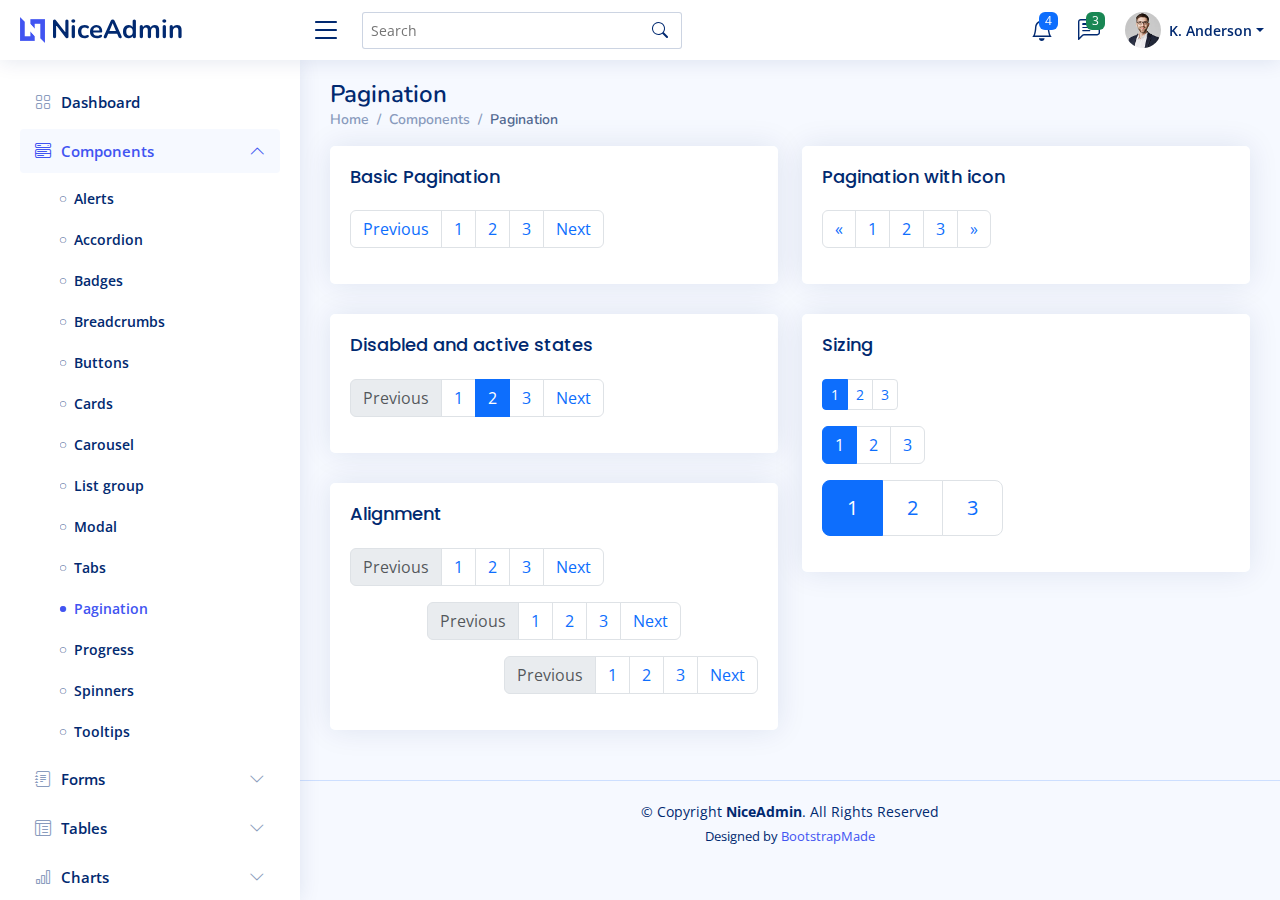
<file: bootstrap/NiceAdmin/components-pagination.html>
<!DOCTYPE html>
<html lang="en">

<head>
  <meta charset="utf-8">
  <meta content="width=device-width, initial-scale=1.0" name="viewport">

  <title>Components / Pagination - NiceAdmin Bootstrap Template</title>
  <meta content="" name="description">
  <meta content="" name="keywords">

  <!-- Favicons -->
  <link href="assets/img/favicon.png" rel="icon">
  <link href="assets/img/apple-touch-icon.png" rel="apple-touch-icon">

  <!-- Google Fonts -->
  <link href="https://fonts.gstatic.com" rel="preconnect">
  <link href="https://fonts.googleapis.com/css?family=Open+Sans:300,300i,400,400i,600,600i,700,700i|Nunito:300,300i,400,400i,600,600i,700,700i|Poppins:300,300i,400,400i,500,500i,600,600i,700,700i" rel="stylesheet">

  <!-- Vendor CSS Files -->
  <link href="assets/vendor/bootstrap/css/bootstrap.min.css" rel="stylesheet">
  <link href="assets/vendor/bootstrap-icons/bootstrap-icons.css" rel="stylesheet">
  <link href="assets/vendor/boxicons/css/boxicons.min.css" rel="stylesheet">
  <link href="assets/vendor/quill/quill.snow.css" rel="stylesheet">
  <link href="assets/vendor/quill/quill.bubble.css" rel="stylesheet">
  <link href="assets/vendor/remixicon/remixicon.css" rel="stylesheet">
  <link href="assets/vendor/simple-datatables/style.css" rel="stylesheet">

  <!-- Template Main CSS File -->
  <link href="assets/css/style.css" rel="stylesheet">

  <!-- =======================================================
  * Template Name: NiceAdmin
  * Updated: Mar 13 2024 with Bootstrap v5.3.3
  * Template URL: https://bootstrapmade.com/nice-admin-bootstrap-admin-html-template/
  * Author: BootstrapMade.com
  * License: https://bootstrapmade.com/license/
  ======================================================== -->
</head>

<body>

  <!-- ======= Header ======= -->
  <header id="header" class="header fixed-top d-flex align-items-center">

    <div class="d-flex align-items-center justify-content-between">
      <a href="index.html" class="logo d-flex align-items-center">
        <img src="assets/img/logo.png" alt="">
        <span class="d-none d-lg-block">NiceAdmin</span>
      </a>
      <i class="bi bi-list toggle-sidebar-btn"></i>
    </div><!-- End Logo -->

    <div class="search-bar">
      <form class="search-form d-flex align-items-center" method="POST" action="#">
        <input type="text" name="query" placeholder="Search" title="Enter search keyword">
        <button type="submit" title="Search"><i class="bi bi-search"></i></button>
      </form>
    </div><!-- End Search Bar -->

    <nav class="header-nav ms-auto">
      <ul class="d-flex align-items-center">

        <li class="nav-item d-block d-lg-none">
          <a class="nav-link nav-icon search-bar-toggle " href="#">
            <i class="bi bi-search"></i>
          </a>
        </li><!-- End Search Icon-->

        <li class="nav-item dropdown">

          <a class="nav-link nav-icon" href="#" data-bs-toggle="dropdown">
            <i class="bi bi-bell"></i>
            <span class="badge bg-primary badge-number">4</span>
          </a><!-- End Notification Icon -->

          <ul class="dropdown-menu dropdown-menu-end dropdown-menu-arrow notifications">
            <li class="dropdown-header">
              You have 4 new notifications
              <a href="#"><span class="badge rounded-pill bg-primary p-2 ms-2">View all</span></a>
            </li>
            <li>
              <hr class="dropdown-divider">
            </li>

            <li class="notification-item">
              <i class="bi bi-exclamation-circle text-warning"></i>
              <div>
                <h4>Lorem Ipsum</h4>
                <p>Quae dolorem earum veritatis oditseno</p>
                <p>30 min. ago</p>
              </div>
            </li>

            <li>
              <hr class="dropdown-divider">
            </li>

            <li class="notification-item">
              <i class="bi bi-x-circle text-danger"></i>
              <div>
                <h4>Atque rerum nesciunt</h4>
                <p>Quae dolorem earum veritatis oditseno</p>
                <p>1 hr. ago</p>
              </div>
            </li>

            <li>
              <hr class="dropdown-divider">
            </li>

            <li class="notification-item">
              <i class="bi bi-check-circle text-success"></i>
              <div>
                <h4>Sit rerum fuga</h4>
                <p>Quae dolorem earum veritatis oditseno</p>
                <p>2 hrs. ago</p>
              </div>
            </li>

            <li>
              <hr class="dropdown-divider">
            </li>

            <li class="notification-item">
              <i class="bi bi-info-circle text-primary"></i>
              <div>
                <h4>Dicta reprehenderit</h4>
                <p>Quae dolorem earum veritatis oditseno</p>
                <p>4 hrs. ago</p>
              </div>
            </li>

            <li>
              <hr class="dropdown-divider">
            </li>
            <li class="dropdown-footer">
              <a href="#">Show all notifications</a>
            </li>

          </ul><!-- End Notification Dropdown Items -->

        </li><!-- End Notification Nav -->

        <li class="nav-item dropdown">

          <a class="nav-link nav-icon" href="#" data-bs-toggle="dropdown">
            <i class="bi bi-chat-left-text"></i>
            <span class="badge bg-success badge-number">3</span>
          </a><!-- End Messages Icon -->

          <ul class="dropdown-menu dropdown-menu-end dropdown-menu-arrow messages">
            <li class="dropdown-header">
              You have 3 new messages
              <a href="#"><span class="badge rounded-pill bg-primary p-2 ms-2">View all</span></a>
            </li>
            <li>
              <hr class="dropdown-divider">
            </li>

            <li class="message-item">
              <a href="#">
                <img src="assets/img/messages-1.jpg" alt="" class="rounded-circle">
                <div>
                  <h4>Maria Hudson</h4>
                  <p>Velit asperiores et ducimus soluta repudiandae labore officia est ut...</p>
                  <p>4 hrs. ago</p>
                </div>
              </a>
            </li>
            <li>
              <hr class="dropdown-divider">
            </li>

            <li class="message-item">
              <a href="#">
                <img src="assets/img/messages-2.jpg" alt="" class="rounded-circle">
                <div>
                  <h4>Anna Nelson</h4>
                  <p>Velit asperiores et ducimus soluta repudiandae labore officia est ut...</p>
                  <p>6 hrs. ago</p>
                </div>
              </a>
            </li>
            <li>
              <hr class="dropdown-divider">
            </li>

            <li class="message-item">
              <a href="#">
                <img src="assets/img/messages-3.jpg" alt="" class="rounded-circle">
                <div>
                  <h4>David Muldon</h4>
                  <p>Velit asperiores et ducimus soluta repudiandae labore officia est ut...</p>
                  <p>8 hrs. ago</p>
                </div>
              </a>
            </li>
            <li>
              <hr class="dropdown-divider">
            </li>

            <li class="dropdown-footer">
              <a href="#">Show all messages</a>
            </li>

          </ul><!-- End Messages Dropdown Items -->

        </li><!-- End Messages Nav -->

        <li class="nav-item dropdown pe-3">

          <a class="nav-link nav-profile d-flex align-items-center pe-0" href="#" data-bs-toggle="dropdown">
            <img src="assets/img/profile-img.jpg" alt="Profile" class="rounded-circle">
            <span class="d-none d-md-block dropdown-toggle ps-2">K. Anderson</span>
          </a><!-- End Profile Iamge Icon -->

          <ul class="dropdown-menu dropdown-menu-end dropdown-menu-arrow profile">
            <li class="dropdown-header">
              <h6>Kevin Anderson</h6>
              <span>Web Designer</span>
            </li>
            <li>
              <hr class="dropdown-divider">
            </li>

            <li>
              <a class="dropdown-item d-flex align-items-center" href="users-profile.html">
                <i class="bi bi-person"></i>
                <span>My Profile</span>
              </a>
            </li>
            <li>
              <hr class="dropdown-divider">
            </li>

            <li>
              <a class="dropdown-item d-flex align-items-center" href="users-profile.html">
                <i class="bi bi-gear"></i>
                <span>Account Settings</span>
              </a>
            </li>
            <li>
              <hr class="dropdown-divider">
            </li>

            <li>
              <a class="dropdown-item d-flex align-items-center" href="pages-faq.html">
                <i class="bi bi-question-circle"></i>
                <span>Need Help?</span>
              </a>
            </li>
            <li>
              <hr class="dropdown-divider">
            </li>

            <li>
              <a class="dropdown-item d-flex align-items-center" href="#">
                <i class="bi bi-box-arrow-right"></i>
                <span>Sign Out</span>
              </a>
            </li>

          </ul><!-- End Profile Dropdown Items -->
        </li><!-- End Profile Nav -->

      </ul>
    </nav><!-- End Icons Navigation -->

  </header><!-- End Header -->

  <!-- ======= Sidebar ======= -->
  <aside id="sidebar" class="sidebar">

    <ul class="sidebar-nav" id="sidebar-nav">

      <li class="nav-item">
        <a class="nav-link collapsed" href="index.html">
          <i class="bi bi-grid"></i>
          <span>Dashboard</span>
        </a>
      </li><!-- End Dashboard Nav -->

      <li class="nav-item">
        <a class="nav-link " data-bs-target="#components-nav" data-bs-toggle="collapse" href="#">
          <i class="bi bi-menu-button-wide"></i><span>Components</span><i class="bi bi-chevron-down ms-auto"></i>
        </a>
        <ul id="components-nav" class="nav-content collapse show" data-bs-parent="#sidebar-nav">
          <li>
            <a href="components-alerts.html">
              <i class="bi bi-circle"></i><span>Alerts</span>
            </a>
          </li>
          <li>
            <a href="components-accordion.html">
              <i class="bi bi-circle"></i><span>Accordion</span>
            </a>
          </li>
          <li>
            <a href="components-badges.html">
              <i class="bi bi-circle"></i><span>Badges</span>
            </a>
          </li>
          <li>
            <a href="components-breadcrumbs.html">
              <i class="bi bi-circle"></i><span>Breadcrumbs</span>
            </a>
          </li>
          <li>
            <a href="components-buttons.html">
              <i class="bi bi-circle"></i><span>Buttons</span>
            </a>
          </li>
          <li>
            <a href="components-cards.html">
              <i class="bi bi-circle"></i><span>Cards</span>
            </a>
          </li>
          <li>
            <a href="components-carousel.html">
              <i class="bi bi-circle"></i><span>Carousel</span>
            </a>
          </li>
          <li>
            <a href="components-list-group.html">
              <i class="bi bi-circle"></i><span>List group</span>
            </a>
          </li>
          <li>
            <a href="components-modal.html">
              <i class="bi bi-circle"></i><span>Modal</span>
            </a>
          </li>
          <li>
            <a href="components-tabs.html">
              <i class="bi bi-circle"></i><span>Tabs</span>
            </a>
          </li>
          <li>
            <a href="components-pagination.html" class="active">
              <i class="bi bi-circle"></i><span>Pagination</span>
            </a>
          </li>
          <li>
            <a href="components-progress.html">
              <i class="bi bi-circle"></i><span>Progress</span>
            </a>
          </li>
          <li>
            <a href="components-spinners.html">
              <i class="bi bi-circle"></i><span>Spinners</span>
            </a>
          </li>
          <li>
            <a href="components-tooltips.html">
              <i class="bi bi-circle"></i><span>Tooltips</span>
            </a>
          </li>
        </ul>
      </li><!-- End Components Nav -->

      <li class="nav-item">
        <a class="nav-link collapsed" data-bs-target="#forms-nav" data-bs-toggle="collapse" href="#">
          <i class="bi bi-journal-text"></i><span>Forms</span><i class="bi bi-chevron-down ms-auto"></i>
        </a>
        <ul id="forms-nav" class="nav-content collapse " data-bs-parent="#sidebar-nav">
          <li>
            <a href="forms-elements.html">
              <i class="bi bi-circle"></i><span>Form Elements</span>
            </a>
          </li>
          <li>
            <a href="forms-layouts.html">
              <i class="bi bi-circle"></i><span>Form Layouts</span>
            </a>
          </li>
          <li>
            <a href="forms-editors.html">
              <i class="bi bi-circle"></i><span>Form Editors</span>
            </a>
          </li>
          <li>
            <a href="forms-validation.html">
              <i class="bi bi-circle"></i><span>Form Validation</span>
            </a>
          </li>
        </ul>
      </li><!-- End Forms Nav -->

      <li class="nav-item">
        <a class="nav-link collapsed" data-bs-target="#tables-nav" data-bs-toggle="collapse" href="#">
          <i class="bi bi-layout-text-window-reverse"></i><span>Tables</span><i class="bi bi-chevron-down ms-auto"></i>
        </a>
        <ul id="tables-nav" class="nav-content collapse " data-bs-parent="#sidebar-nav">
          <li>
            <a href="tables-general.html">
              <i class="bi bi-circle"></i><span>General Tables</span>
            </a>
          </li>
          <li>
            <a href="tables-data.html">
              <i class="bi bi-circle"></i><span>Data Tables</span>
            </a>
          </li>
        </ul>
      </li><!-- End Tables Nav -->

      <li class="nav-item">
        <a class="nav-link collapsed" data-bs-target="#charts-nav" data-bs-toggle="collapse" href="#">
          <i class="bi bi-bar-chart"></i><span>Charts</span><i class="bi bi-chevron-down ms-auto"></i>
        </a>
        <ul id="charts-nav" class="nav-content collapse " data-bs-parent="#sidebar-nav">
          <li>
            <a href="charts-chartjs.html">
              <i class="bi bi-circle"></i><span>Chart.js</span>
            </a>
          </li>
          <li>
            <a href="charts-apexcharts.html">
              <i class="bi bi-circle"></i><span>ApexCharts</span>
            </a>
          </li>
          <li>
            <a href="charts-echarts.html">
              <i class="bi bi-circle"></i><span>ECharts</span>
            </a>
          </li>
        </ul>
      </li><!-- End Charts Nav -->

      <li class="nav-item">
        <a class="nav-link collapsed" data-bs-target="#icons-nav" data-bs-toggle="collapse" href="#">
          <i class="bi bi-gem"></i><span>Icons</span><i class="bi bi-chevron-down ms-auto"></i>
        </a>
        <ul id="icons-nav" class="nav-content collapse " data-bs-parent="#sidebar-nav">
          <li>
            <a href="icons-bootstrap.html">
              <i class="bi bi-circle"></i><span>Bootstrap Icons</span>
            </a>
          </li>
          <li>
            <a href="icons-remix.html">
              <i class="bi bi-circle"></i><span>Remix Icons</span>
            </a>
          </li>
          <li>
            <a href="icons-boxicons.html">
              <i class="bi bi-circle"></i><span>Boxicons</span>
            </a>
          </li>
        </ul>
      </li><!-- End Icons Nav -->

      <li class="nav-heading">Pages</li>

      <li class="nav-item">
        <a class="nav-link collapsed" href="users-profile.html">
          <i class="bi bi-person"></i>
          <span>Profile</span>
        </a>
      </li><!-- End Profile Page Nav -->

      <li class="nav-item">
        <a class="nav-link collapsed" href="pages-faq.html">
          <i class="bi bi-question-circle"></i>
          <span>F.A.Q</span>
        </a>
      </li><!-- End F.A.Q Page Nav -->

      <li class="nav-item">
        <a class="nav-link collapsed" href="pages-contact.html">
          <i class="bi bi-envelope"></i>
          <span>Contact</span>
        </a>
      </li><!-- End Contact Page Nav -->

      <li class="nav-item">
        <a class="nav-link collapsed" href="pages-register.html">
          <i class="bi bi-card-list"></i>
          <span>Register</span>
        </a>
      </li><!-- End Register Page Nav -->

      <li class="nav-item">
        <a class="nav-link collapsed" href="pages-login.html">
          <i class="bi bi-box-arrow-in-right"></i>
          <span>Login</span>
        </a>
      </li><!-- End Login Page Nav -->

      <li class="nav-item">
        <a class="nav-link collapsed" href="pages-error-404.html">
          <i class="bi bi-dash-circle"></i>
          <span>Error 404</span>
        </a>
      </li><!-- End Error 404 Page Nav -->

      <li class="nav-item">
        <a class="nav-link collapsed" href="pages-blank.html">
          <i class="bi bi-file-earmark"></i>
          <span>Blank</span>
        </a>
      </li><!-- End Blank Page Nav -->

    </ul>

  </aside><!-- End Sidebar-->

  <main id="main" class="main">

    <div class="pagetitle">
      <h1>Pagination</h1>
      <nav>
        <ol class="breadcrumb">
          <li class="breadcrumb-item"><a href="index.html">Home</a></li>
          <li class="breadcrumb-item">Components</li>
          <li class="breadcrumb-item active">Pagination</li>
        </ol>
      </nav>
    </div><!-- End Page Title -->

    <section class="section">
      <div class="row">
        <div class="col-lg-6">

          <div class="card">
            <div class="card-body">
              <h5 class="card-title">Basic Pagination</h5>

              <!-- Basic Pagination -->
              <nav aria-label="Page navigation example">
                <ul class="pagination">
                  <li class="page-item"><a class="page-link" href="#">Previous</a></li>
                  <li class="page-item"><a class="page-link" href="#">1</a></li>
                  <li class="page-item"><a class="page-link" href="#">2</a></li>
                  <li class="page-item"><a class="page-link" href="#">3</a></li>
                  <li class="page-item"><a class="page-link" href="#">Next</a></li>
                </ul>
              </nav><!-- End Basic Pagination -->

            </div>
          </div>

          <div class="card">
            <div class="card-body">
              <h5 class="card-title">Disabled and active states</h5>

              <!-- Disabled and active states -->
              <nav aria-label="...">
                <ul class="pagination">
                  <li class="page-item disabled">
                    <a class="page-link" href="#" tabindex="-1" aria-disabled="true">Previous</a>
                  </li>
                  <li class="page-item"><a class="page-link" href="#">1</a></li>
                  <li class="page-item active" aria-current="page">
                    <a class="page-link" href="#">2</a>
                  </li>
                  <li class="page-item"><a class="page-link" href="#">3</a></li>
                  <li class="page-item">
                    <a class="page-link" href="#">Next</a>
                  </li>
                </ul>
              </nav><!-- End Disabled and active states -->

            </div>
          </div>

          <div class="card">
            <div class="card-body">
              <h5 class="card-title">Alignment</h5>

              <!-- Left/Start Pagination -->
              <nav aria-label="Page navigation example">
                <ul class="pagination">
                  <li class="page-item disabled">
                    <a class="page-link" href="#" tabindex="-1" aria-disabled="true">Previous</a>
                  </li>
                  <li class="page-item"><a class="page-link" href="#">1</a></li>
                  <li class="page-item"><a class="page-link" href="#">2</a></li>
                  <li class="page-item"><a class="page-link" href="#">3</a></li>
                  <li class="page-item">
                    <a class="page-link" href="#">Next</a>
                  </li>
                </ul>
              </nav><!-- End Left/Start Pagination -->

              <!-- Centered Pagination -->
              <nav aria-label="Page navigation example">
                <ul class="pagination justify-content-center">
                  <li class="page-item disabled">
                    <a class="page-link" href="#" tabindex="-1" aria-disabled="true">Previous</a>
                  </li>
                  <li class="page-item"><a class="page-link" href="#">1</a></li>
                  <li class="page-item"><a class="page-link" href="#">2</a></li>
                  <li class="page-item"><a class="page-link" href="#">3</a></li>
                  <li class="page-item">
                    <a class="page-link" href="#">Next</a>
                  </li>
                </ul>
              </nav><!-- End Centered Pagination -->

              <!-- Right/End Aligned Pagination -->
              <nav aria-label="Page navigation example">
                <ul class="pagination justify-content-end">
                  <li class="page-item disabled">
                    <a class="page-link" href="#" tabindex="-1" aria-disabled="true">Previous</a>
                  </li>
                  <li class="page-item"><a class="page-link" href="#">1</a></li>
                  <li class="page-item"><a class="page-link" href="#">2</a></li>
                  <li class="page-item"><a class="page-link" href="#">3</a></li>
                  <li class="page-item">
                    <a class="page-link" href="#">Next</a>
                  </li>
                </ul>
              </nav><!-- End Right/End Aligned Pagination -->

            </div>
          </div>

        </div>

        <div class="col-lg-6">

          <div class="card">
            <div class="card-body">
              <h5 class="card-title">Pagination with icon</h5>

              <!-- Pagination with icons -->
              <nav aria-label="Page navigation example">
                <ul class="pagination">
                  <li class="page-item">
                    <a class="page-link" href="#" aria-label="Previous">
                      <span aria-hidden="true">&laquo;</span>
                    </a>
                  </li>
                  <li class="page-item"><a class="page-link" href="#">1</a></li>
                  <li class="page-item"><a class="page-link" href="#">2</a></li>
                  <li class="page-item"><a class="page-link" href="#">3</a></li>
                  <li class="page-item">
                    <a class="page-link" href="#" aria-label="Next">
                      <span aria-hidden="true">&raquo;</span>
                    </a>
                  </li>
                </ul>
              </nav><!-- End Pagination with icons -->

            </div>
          </div>

          <div class="card">
            <div class="card-body">
              <h5 class="card-title">Sizing</h5>

              <!-- Small Sizing -->
              <nav aria-label="...">
                <ul class="pagination pagination-sm">
                  <li class="page-item active" aria-current="page">
                    <span class="page-link">1</span>
                  </li>
                  <li class="page-item"><a class="page-link" href="#">2</a></li>
                  <li class="page-item"><a class="page-link" href="#">3</a></li>
                </ul>
              </nav><!-- End Small Sizing -->

              <!-- Normal Sizing -->
              <nav aria-label="...">
                <ul class="pagination">
                  <li class="page-item active" aria-current="page">
                    <span class="page-link">1</span>
                  </li>
                  <li class="page-item"><a class="page-link" href="#">2</a></li>
                  <li class="page-item"><a class="page-link" href="#">3</a></li>
                </ul>
              </nav><!-- End Normal Sizing -->

              <!-- Large Sizing -->
              <nav aria-label="...">
                <ul class="pagination pagination-lg">
                  <li class="page-item active" aria-current="page">
                    <span class="page-link">1</span>
                  </li>
                  <li class="page-item"><a class="page-link" href="#">2</a></li>
                  <li class="page-item"><a class="page-link" href="#">3</a></li>
                </ul>
              </nav><!-- End Large Sizing -->

            </div>
          </div>

        </div>
      </div>
    </section>

  </main><!-- End #main -->

  <!-- ======= Footer ======= -->
  <footer id="footer" class="footer">
    <div class="copyright">
      &copy; Copyright <strong><span>NiceAdmin</span></strong>. All Rights Reserved
    </div>
    <div class="credits">
      <!-- All the links in the footer should remain intact. -->
      <!-- You can delete the links only if you purchased the pro version. -->
      <!-- Licensing information: https://bootstrapmade.com/license/ -->
      <!-- Purchase the pro version with working PHP/AJAX contact form: https://bootstrapmade.com/nice-admin-bootstrap-admin-html-template/ -->
      Designed by <a href="https://bootstrapmade.com/">BootstrapMade</a>
    </div>
  </footer><!-- End Footer -->

  <a href="#" class="back-to-top d-flex align-items-center justify-content-center"><i class="bi bi-arrow-up-short"></i></a>

  <!-- Vendor JS Files -->
  <script src="assets/vendor/apexcharts/apexcharts.min.js"></script>
  <script src="assets/vendor/bootstrap/js/bootstrap.bundle.min.js"></script>
  <script src="assets/vendor/chart.js/chart.umd.js"></script>
  <script src="assets/vendor/echarts/echarts.min.js"></script>
  <script src="assets/vendor/quill/quill.min.js"></script>
  <script src="assets/vendor/simple-datatables/simple-datatables.js"></script>
  <script src="assets/vendor/tinymce/tinymce.min.js"></script>
  <script src="assets/vendor/php-email-form/validate.js"></script>

  <!-- Template Main JS File -->
  <script src="assets/js/main.js"></script>

</body>

</html>
</file>
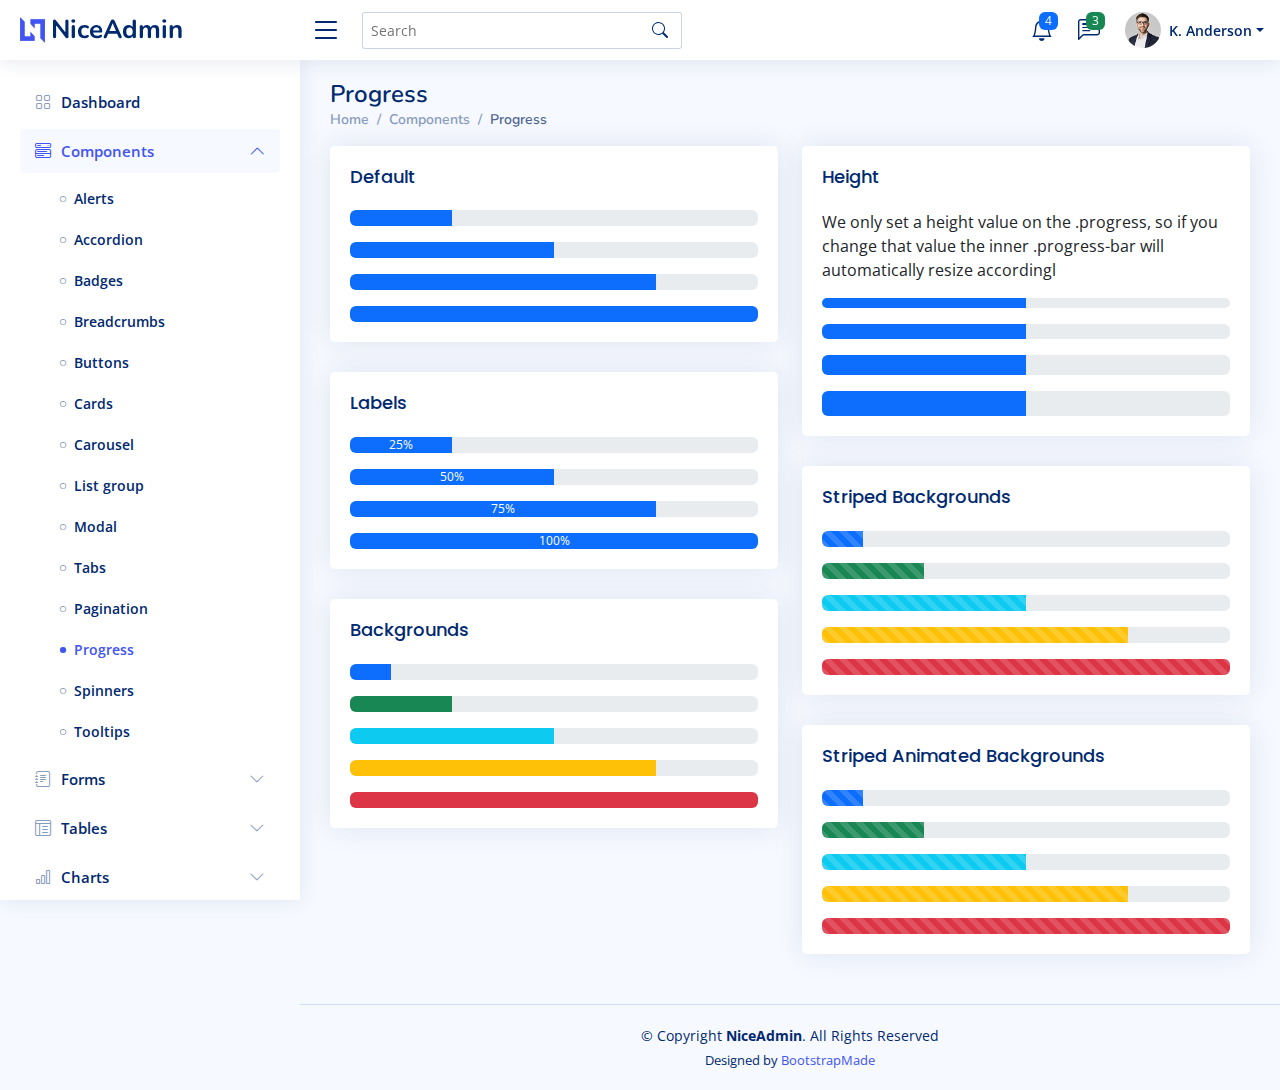
<file: bootstrap/NiceAdmin/components-progress.html>
<!DOCTYPE html>
<html lang="en">

<head>
  <meta charset="utf-8">
  <meta content="width=device-width, initial-scale=1.0" name="viewport">

  <title>Components / Progress - NiceAdmin Bootstrap Template</title>
  <meta content="" name="description">
  <meta content="" name="keywords">

  <!-- Favicons -->
  <link href="assets/img/favicon.png" rel="icon">
  <link href="assets/img/apple-touch-icon.png" rel="apple-touch-icon">

  <!-- Google Fonts -->
  <link href="https://fonts.gstatic.com" rel="preconnect">
  <link href="https://fonts.googleapis.com/css?family=Open+Sans:300,300i,400,400i,600,600i,700,700i|Nunito:300,300i,400,400i,600,600i,700,700i|Poppins:300,300i,400,400i,500,500i,600,600i,700,700i" rel="stylesheet">

  <!-- Vendor CSS Files -->
  <link href="assets/vendor/bootstrap/css/bootstrap.min.css" rel="stylesheet">
  <link href="assets/vendor/bootstrap-icons/bootstrap-icons.css" rel="stylesheet">
  <link href="assets/vendor/boxicons/css/boxicons.min.css" rel="stylesheet">
  <link href="assets/vendor/quill/quill.snow.css" rel="stylesheet">
  <link href="assets/vendor/quill/quill.bubble.css" rel="stylesheet">
  <link href="assets/vendor/remixicon/remixicon.css" rel="stylesheet">
  <link href="assets/vendor/simple-datatables/style.css" rel="stylesheet">

  <!-- Template Main CSS File -->
  <link href="assets/css/style.css" rel="stylesheet">

  <!-- =======================================================
  * Template Name: NiceAdmin
  * Updated: Mar 13 2024 with Bootstrap v5.3.3
  * Template URL: https://bootstrapmade.com/nice-admin-bootstrap-admin-html-template/
  * Author: BootstrapMade.com
  * License: https://bootstrapmade.com/license/
  ======================================================== -->
</head>

<body>

  <!-- ======= Header ======= -->
  <header id="header" class="header fixed-top d-flex align-items-center">

    <div class="d-flex align-items-center justify-content-between">
      <a href="index.html" class="logo d-flex align-items-center">
        <img src="assets/img/logo.png" alt="">
        <span class="d-none d-lg-block">NiceAdmin</span>
      </a>
      <i class="bi bi-list toggle-sidebar-btn"></i>
    </div><!-- End Logo -->

    <div class="search-bar">
      <form class="search-form d-flex align-items-center" method="POST" action="#">
        <input type="text" name="query" placeholder="Search" title="Enter search keyword">
        <button type="submit" title="Search"><i class="bi bi-search"></i></button>
      </form>
    </div><!-- End Search Bar -->

    <nav class="header-nav ms-auto">
      <ul class="d-flex align-items-center">

        <li class="nav-item d-block d-lg-none">
          <a class="nav-link nav-icon search-bar-toggle " href="#">
            <i class="bi bi-search"></i>
          </a>
        </li><!-- End Search Icon-->

        <li class="nav-item dropdown">

          <a class="nav-link nav-icon" href="#" data-bs-toggle="dropdown">
            <i class="bi bi-bell"></i>
            <span class="badge bg-primary badge-number">4</span>
          </a><!-- End Notification Icon -->

          <ul class="dropdown-menu dropdown-menu-end dropdown-menu-arrow notifications">
            <li class="dropdown-header">
              You have 4 new notifications
              <a href="#"><span class="badge rounded-pill bg-primary p-2 ms-2">View all</span></a>
            </li>
            <li>
              <hr class="dropdown-divider">
            </li>

            <li class="notification-item">
              <i class="bi bi-exclamation-circle text-warning"></i>
              <div>
                <h4>Lorem Ipsum</h4>
                <p>Quae dolorem earum veritatis oditseno</p>
                <p>30 min. ago</p>
              </div>
            </li>

            <li>
              <hr class="dropdown-divider">
            </li>

            <li class="notification-item">
              <i class="bi bi-x-circle text-danger"></i>
              <div>
                <h4>Atque rerum nesciunt</h4>
                <p>Quae dolorem earum veritatis oditseno</p>
                <p>1 hr. ago</p>
              </div>
            </li>

            <li>
              <hr class="dropdown-divider">
            </li>

            <li class="notification-item">
              <i class="bi bi-check-circle text-success"></i>
              <div>
                <h4>Sit rerum fuga</h4>
                <p>Quae dolorem earum veritatis oditseno</p>
                <p>2 hrs. ago</p>
              </div>
            </li>

            <li>
              <hr class="dropdown-divider">
            </li>

            <li class="notification-item">
              <i class="bi bi-info-circle text-primary"></i>
              <div>
                <h4>Dicta reprehenderit</h4>
                <p>Quae dolorem earum veritatis oditseno</p>
                <p>4 hrs. ago</p>
              </div>
            </li>

            <li>
              <hr class="dropdown-divider">
            </li>
            <li class="dropdown-footer">
              <a href="#">Show all notifications</a>
            </li>

          </ul><!-- End Notification Dropdown Items -->

        </li><!-- End Notification Nav -->

        <li class="nav-item dropdown">

          <a class="nav-link nav-icon" href="#" data-bs-toggle="dropdown">
            <i class="bi bi-chat-left-text"></i>
            <span class="badge bg-success badge-number">3</span>
          </a><!-- End Messages Icon -->

          <ul class="dropdown-menu dropdown-menu-end dropdown-menu-arrow messages">
            <li class="dropdown-header">
              You have 3 new messages
              <a href="#"><span class="badge rounded-pill bg-primary p-2 ms-2">View all</span></a>
            </li>
            <li>
              <hr class="dropdown-divider">
            </li>

            <li class="message-item">
              <a href="#">
                <img src="assets/img/messages-1.jpg" alt="" class="rounded-circle">
                <div>
                  <h4>Maria Hudson</h4>
                  <p>Velit asperiores et ducimus soluta repudiandae labore officia est ut...</p>
                  <p>4 hrs. ago</p>
                </div>
              </a>
            </li>
            <li>
              <hr class="dropdown-divider">
            </li>

            <li class="message-item">
              <a href="#">
                <img src="assets/img/messages-2.jpg" alt="" class="rounded-circle">
                <div>
                  <h4>Anna Nelson</h4>
                  <p>Velit asperiores et ducimus soluta repudiandae labore officia est ut...</p>
                  <p>6 hrs. ago</p>
                </div>
              </a>
            </li>
            <li>
              <hr class="dropdown-divider">
            </li>

            <li class="message-item">
              <a href="#">
                <img src="assets/img/messages-3.jpg" alt="" class="rounded-circle">
                <div>
                  <h4>David Muldon</h4>
                  <p>Velit asperiores et ducimus soluta repudiandae labore officia est ut...</p>
                  <p>8 hrs. ago</p>
                </div>
              </a>
            </li>
            <li>
              <hr class="dropdown-divider">
            </li>

            <li class="dropdown-footer">
              <a href="#">Show all messages</a>
            </li>

          </ul><!-- End Messages Dropdown Items -->

        </li><!-- End Messages Nav -->

        <li class="nav-item dropdown pe-3">

          <a class="nav-link nav-profile d-flex align-items-center pe-0" href="#" data-bs-toggle="dropdown">
            <img src="assets/img/profile-img.jpg" alt="Profile" class="rounded-circle">
            <span class="d-none d-md-block dropdown-toggle ps-2">K. Anderson</span>
          </a><!-- End Profile Iamge Icon -->

          <ul class="dropdown-menu dropdown-menu-end dropdown-menu-arrow profile">
            <li class="dropdown-header">
              <h6>Kevin Anderson</h6>
              <span>Web Designer</span>
            </li>
            <li>
              <hr class="dropdown-divider">
            </li>

            <li>
              <a class="dropdown-item d-flex align-items-center" href="users-profile.html">
                <i class="bi bi-person"></i>
                <span>My Profile</span>
              </a>
            </li>
            <li>
              <hr class="dropdown-divider">
            </li>

            <li>
              <a class="dropdown-item d-flex align-items-center" href="users-profile.html">
                <i class="bi bi-gear"></i>
                <span>Account Settings</span>
              </a>
            </li>
            <li>
              <hr class="dropdown-divider">
            </li>

            <li>
              <a class="dropdown-item d-flex align-items-center" href="pages-faq.html">
                <i class="bi bi-question-circle"></i>
                <span>Need Help?</span>
              </a>
            </li>
            <li>
              <hr class="dropdown-divider">
            </li>

            <li>
              <a class="dropdown-item d-flex align-items-center" href="#">
                <i class="bi bi-box-arrow-right"></i>
                <span>Sign Out</span>
              </a>
            </li>

          </ul><!-- End Profile Dropdown Items -->
        </li><!-- End Profile Nav -->

      </ul>
    </nav><!-- End Icons Navigation -->

  </header><!-- End Header -->

  <!-- ======= Sidebar ======= -->
  <aside id="sidebar" class="sidebar">

    <ul class="sidebar-nav" id="sidebar-nav">

      <li class="nav-item">
        <a class="nav-link collapsed" href="index.html">
          <i class="bi bi-grid"></i>
          <span>Dashboard</span>
        </a>
      </li><!-- End Dashboard Nav -->

      <li class="nav-item">
        <a class="nav-link " data-bs-target="#components-nav" data-bs-toggle="collapse" href="#">
          <i class="bi bi-menu-button-wide"></i><span>Components</span><i class="bi bi-chevron-down ms-auto"></i>
        </a>
        <ul id="components-nav" class="nav-content collapse show" data-bs-parent="#sidebar-nav">
          <li>
            <a href="components-alerts.html">
              <i class="bi bi-circle"></i><span>Alerts</span>
            </a>
          </li>
          <li>
            <a href="components-accordion.html">
              <i class="bi bi-circle"></i><span>Accordion</span>
            </a>
          </li>
          <li>
            <a href="components-badges.html">
              <i class="bi bi-circle"></i><span>Badges</span>
            </a>
          </li>
          <li>
            <a href="components-breadcrumbs.html">
              <i class="bi bi-circle"></i><span>Breadcrumbs</span>
            </a>
          </li>
          <li>
            <a href="components-buttons.html">
              <i class="bi bi-circle"></i><span>Buttons</span>
            </a>
          </li>
          <li>
            <a href="components-cards.html">
              <i class="bi bi-circle"></i><span>Cards</span>
            </a>
          </li>
          <li>
            <a href="components-carousel.html">
              <i class="bi bi-circle"></i><span>Carousel</span>
            </a>
          </li>
          <li>
            <a href="components-list-group.html">
              <i class="bi bi-circle"></i><span>List group</span>
            </a>
          </li>
          <li>
            <a href="components-modal.html">
              <i class="bi bi-circle"></i><span>Modal</span>
            </a>
          </li>
          <li>
            <a href="components-tabs.html">
              <i class="bi bi-circle"></i><span>Tabs</span>
            </a>
          </li>
          <li>
            <a href="components-pagination.html">
              <i class="bi bi-circle"></i><span>Pagination</span>
            </a>
          </li>
          <li>
            <a href="components-progress.html" class="active">
              <i class="bi bi-circle"></i><span>Progress</span>
            </a>
          </li>
          <li>
            <a href="components-spinners.html">
              <i class="bi bi-circle"></i><span>Spinners</span>
            </a>
          </li>
          <li>
            <a href="components-tooltips.html">
              <i class="bi bi-circle"></i><span>Tooltips</span>
            </a>
          </li>
        </ul>
      </li><!-- End Components Nav -->

      <li class="nav-item">
        <a class="nav-link collapsed" data-bs-target="#forms-nav" data-bs-toggle="collapse" href="#">
          <i class="bi bi-journal-text"></i><span>Forms</span><i class="bi bi-chevron-down ms-auto"></i>
        </a>
        <ul id="forms-nav" class="nav-content collapse " data-bs-parent="#sidebar-nav">
          <li>
            <a href="forms-elements.html">
              <i class="bi bi-circle"></i><span>Form Elements</span>
            </a>
          </li>
          <li>
            <a href="forms-layouts.html">
              <i class="bi bi-circle"></i><span>Form Layouts</span>
            </a>
          </li>
          <li>
            <a href="forms-editors.html">
              <i class="bi bi-circle"></i><span>Form Editors</span>
            </a>
          </li>
          <li>
            <a href="forms-validation.html">
              <i class="bi bi-circle"></i><span>Form Validation</span>
            </a>
          </li>
        </ul>
      </li><!-- End Forms Nav -->

      <li class="nav-item">
        <a class="nav-link collapsed" data-bs-target="#tables-nav" data-bs-toggle="collapse" href="#">
          <i class="bi bi-layout-text-window-reverse"></i><span>Tables</span><i class="bi bi-chevron-down ms-auto"></i>
        </a>
        <ul id="tables-nav" class="nav-content collapse " data-bs-parent="#sidebar-nav">
          <li>
            <a href="tables-general.html">
              <i class="bi bi-circle"></i><span>General Tables</span>
            </a>
          </li>
          <li>
            <a href="tables-data.html">
              <i class="bi bi-circle"></i><span>Data Tables</span>
            </a>
          </li>
        </ul>
      </li><!-- End Tables Nav -->

      <li class="nav-item">
        <a class="nav-link collapsed" data-bs-target="#charts-nav" data-bs-toggle="collapse" href="#">
          <i class="bi bi-bar-chart"></i><span>Charts</span><i class="bi bi-chevron-down ms-auto"></i>
        </a>
        <ul id="charts-nav" class="nav-content collapse " data-bs-parent="#sidebar-nav">
          <li>
            <a href="charts-chartjs.html">
              <i class="bi bi-circle"></i><span>Chart.js</span>
            </a>
          </li>
          <li>
            <a href="charts-apexcharts.html">
              <i class="bi bi-circle"></i><span>ApexCharts</span>
            </a>
          </li>
          <li>
            <a href="charts-echarts.html">
              <i class="bi bi-circle"></i><span>ECharts</span>
            </a>
          </li>
        </ul>
      </li><!-- End Charts Nav -->

      <li class="nav-item">
        <a class="nav-link collapsed" data-bs-target="#icons-nav" data-bs-toggle="collapse" href="#">
          <i class="bi bi-gem"></i><span>Icons</span><i class="bi bi-chevron-down ms-auto"></i>
        </a>
        <ul id="icons-nav" class="nav-content collapse " data-bs-parent="#sidebar-nav">
          <li>
            <a href="icons-bootstrap.html">
              <i class="bi bi-circle"></i><span>Bootstrap Icons</span>
            </a>
          </li>
          <li>
            <a href="icons-remix.html">
              <i class="bi bi-circle"></i><span>Remix Icons</span>
            </a>
          </li>
          <li>
            <a href="icons-boxicons.html">
              <i class="bi bi-circle"></i><span>Boxicons</span>
            </a>
          </li>
        </ul>
      </li><!-- End Icons Nav -->

      <li class="nav-heading">Pages</li>

      <li class="nav-item">
        <a class="nav-link collapsed" href="users-profile.html">
          <i class="bi bi-person"></i>
          <span>Profile</span>
        </a>
      </li><!-- End Profile Page Nav -->

      <li class="nav-item">
        <a class="nav-link collapsed" href="pages-faq.html">
          <i class="bi bi-question-circle"></i>
          <span>F.A.Q</span>
        </a>
      </li><!-- End F.A.Q Page Nav -->

      <li class="nav-item">
        <a class="nav-link collapsed" href="pages-contact.html">
          <i class="bi bi-envelope"></i>
          <span>Contact</span>
        </a>
      </li><!-- End Contact Page Nav -->

      <li class="nav-item">
        <a class="nav-link collapsed" href="pages-register.html">
          <i class="bi bi-card-list"></i>
          <span>Register</span>
        </a>
      </li><!-- End Register Page Nav -->

      <li class="nav-item">
        <a class="nav-link collapsed" href="pages-login.html">
          <i class="bi bi-box-arrow-in-right"></i>
          <span>Login</span>
        </a>
      </li><!-- End Login Page Nav -->

      <li class="nav-item">
        <a class="nav-link collapsed" href="pages-error-404.html">
          <i class="bi bi-dash-circle"></i>
          <span>Error 404</span>
        </a>
      </li><!-- End Error 404 Page Nav -->

      <li class="nav-item">
        <a class="nav-link collapsed" href="pages-blank.html">
          <i class="bi bi-file-earmark"></i>
          <span>Blank</span>
        </a>
      </li><!-- End Blank Page Nav -->

    </ul>

  </aside><!-- End Sidebar-->

  <main id="main" class="main">

    <div class="pagetitle">
      <h1>Progress</h1>
      <nav>
        <ol class="breadcrumb">
          <li class="breadcrumb-item"><a href="index.html">Home</a></li>
          <li class="breadcrumb-item">Components</li>
          <li class="breadcrumb-item active">Progress</li>
        </ol>
      </nav>
    </div><!-- End Page Title -->

    <section class="section">
      <div class="row">
        <div class="col-lg-6">

          <div class="card">
            <div class="card-body">
              <h5 class="card-title">Default</h5>

              <!-- Default Progress Bars-->
              <div class="progress">
                <div class="progress-bar" role="progressbar" style="width: 25%" aria-valuenow="25" aria-valuemin="0" aria-valuemax="100"></div>
              </div>
              <div class="progress mt-3">
                <div class="progress-bar" role="progressbar" style="width: 50%" aria-valuenow="50" aria-valuemin="0" aria-valuemax="100"></div>
              </div>
              <div class="progress mt-3">
                <div class="progress-bar" role="progressbar" style="width: 75%" aria-valuenow="75" aria-valuemin="0" aria-valuemax="100"></div>
              </div>
              <div class="progress mt-3">
                <div class="progress-bar" role="progressbar" style="width: 100%" aria-valuenow="100" aria-valuemin="0" aria-valuemax="100"></div>
              </div><!-- End Default Progress Bars-->

            </div>
          </div>

          <div class="card">
            <div class="card-body">
              <h5 class="card-title">Labels</h5>

              <!-- Progress Bars with labels-->
              <div class="progress">
                <div class="progress-bar" role="progressbar" style="width: 25%" aria-valuenow="25" aria-valuemin="0" aria-valuemax="100">25%</div>
              </div>
              <div class="progress mt-3">
                <div class="progress-bar" role="progressbar" style="width: 50%" aria-valuenow="50" aria-valuemin="0" aria-valuemax="100">50%</div>
              </div>
              <div class="progress mt-3">
                <div class="progress-bar" role="progressbar" style="width: 75%" aria-valuenow="75" aria-valuemin="0" aria-valuemax="100">75%</div>
              </div>
              <div class="progress mt-3">
                <div class="progress-bar" role="progressbar" style="width: 100%" aria-valuenow="100" aria-valuemin="0" aria-valuemax="100">100%</div>
              </div><!-- End Progress Bars with labels -->

            </div>
          </div>

          <div class="card">
            <div class="card-body">
              <h5 class="card-title">Backgrounds</h5>

              <!-- Progress Bars with Backgrounds-->
              <div class="progress">
                <div class="progress-bar" role="progressbar" style="width: 10%" aria-valuenow="10" aria-valuemin="0" aria-valuemax="100"></div>
              </div>
              <div class="progress mt-3">
                <div class="progress-bar bg-success" role="progressbar" style="width: 25%" aria-valuenow="25" aria-valuemin="0" aria-valuemax="100"></div>
              </div>
              <div class="progress mt-3">
                <div class="progress-bar bg-info" role="progressbar" style="width: 50%" aria-valuenow="50" aria-valuemin="0" aria-valuemax="100"></div>
              </div>
              <div class="progress mt-3">
                <div class="progress-bar bg-warning" role="progressbar" style="width: 75%" aria-valuenow="75" aria-valuemin="0" aria-valuemax="100"></div>
              </div>
              <div class="progress mt-3">
                <div class="progress-bar bg-danger" role="progressbar" style="width: 100%" aria-valuenow="100" aria-valuemin="0" aria-valuemax="100"></div>
              </div><!-- End Progress Bars with Backgrounds -->

            </div>
          </div>

        </div>

        <div class="col-lg-6">

          <div class="card">
            <div class="card-body">
              <h5 class="card-title">Height</h5>
              <p>We only set a height value on the .progress, so if you change that value the inner .progress-bar will automatically resize accordingl</p>

              <!-- Progress Bars with heights-->
              <div class="progress" style="height: 10px;">
                <div class="progress-bar" role="progressbar" style="width: 50%" aria-valuenow="50" aria-valuemin="0" aria-valuemax="100"></div>
              </div>
              <div class="progress mt-3" style="height: 15px;">
                <div class="progress-bar" role="progressbar" style="width: 50%" aria-valuenow="50" aria-valuemin="0" aria-valuemax="100"></div>
              </div>
              <div class="progress mt-3" style="height: 20px;">
                <div class="progress-bar" role="progressbar" style="width: 50%" aria-valuenow="50" aria-valuemin="0" aria-valuemax="100"></div>
              </div>
              <div class="progress mt-3" style="height: 25px;">
                <div class="progress-bar" role="progressbar" style="width: 50%" aria-valuenow="50" aria-valuemin="0" aria-valuemax="100"></div>
              </div><!-- End Progress Bars with heights -->

            </div>
          </div>

          <div class="card">
            <div class="card-body">
              <h5 class="card-title">Striped Backgrounds</h5>

              <!-- Progress Bars with Striped Backgrounds-->
              <div class="progress">
                <div class="progress-bar progress-bar-striped" role="progressbar" style="width: 10%" aria-valuenow="10" aria-valuemin="0" aria-valuemax="100"></div>
              </div>
              <div class="progress mt-3">
                <div class="progress-bar progress-bar-striped bg-success" role="progressbar" style="width: 25%" aria-valuenow="25" aria-valuemin="0" aria-valuemax="100"></div>
              </div>
              <div class="progress mt-3">
                <div class="progress-bar progress-bar-striped bg-info" role="progressbar" style="width: 50%" aria-valuenow="50" aria-valuemin="0" aria-valuemax="100"></div>
              </div>
              <div class="progress mt-3">
                <div class="progress-bar progress-bar-striped bg-warning" role="progressbar" style="width: 75%" aria-valuenow="75" aria-valuemin="0" aria-valuemax="100"></div>
              </div>
              <div class="progress mt-3">
                <div class="progress-bar progress-bar-striped bg-danger" role="progressbar" style="width: 100%" aria-valuenow="100" aria-valuemin="0" aria-valuemax="100"></div>
              </div><!-- End Progress Bars with Striped Backgrounds -->

            </div>
          </div>

          <div class="card">
            <div class="card-body">
              <h5 class="card-title">Striped Animated Backgrounds</h5>

              <!-- Progress Bars with Striped Backgrounds-->
              <div class="progress">
                <div class="progress-bar progress-bar-striped progress-bar-animated" role="progressbar" style="width: 10%" aria-valuenow="10" aria-valuemin="0" aria-valuemax="100"></div>
              </div>
              <div class="progress mt-3">
                <div class="progress-bar progress-bar-striped bg-success progress-bar-animated" role="progressbar" style="width: 25%" aria-valuenow="25" aria-valuemin="0" aria-valuemax="100"></div>
              </div>
              <div class="progress mt-3">
                <div class="progress-bar progress-bar-striped bg-info progress-bar-animated" role="progressbar" style="width: 50%" aria-valuenow="50" aria-valuemin="0" aria-valuemax="100"></div>
              </div>
              <div class="progress mt-3">
                <div class="progress-bar progress-bar-striped bg-warning progress-bar-animated" role="progressbar" style="width: 75%" aria-valuenow="75" aria-valuemin="0" aria-valuemax="100"></div>
              </div>
              <div class="progress mt-3">
                <div class="progress-bar progress-bar-striped bg-danger progress-bar-animated" role="progressbar" style="width: 100%" aria-valuenow="100" aria-valuemin="0" aria-valuemax="100"></div>
              </div><!-- End Progress Bars with Striped Animated Backgrounds -->

            </div>
          </div>

        </div>
      </div>
    </section>

  </main><!-- End #main -->

  <!-- ======= Footer ======= -->
  <footer id="footer" class="footer">
    <div class="copyright">
      &copy; Copyright <strong><span>NiceAdmin</span></strong>. All Rights Reserved
    </div>
    <div class="credits">
      <!-- All the links in the footer should remain intact. -->
      <!-- You can delete the links only if you purchased the pro version. -->
      <!-- Licensing information: https://bootstrapmade.com/license/ -->
      <!-- Purchase the pro version with working PHP/AJAX contact form: https://bootstrapmade.com/nice-admin-bootstrap-admin-html-template/ -->
      Designed by <a href="https://bootstrapmade.com/">BootstrapMade</a>
    </div>
  </footer><!-- End Footer -->

  <a href="#" class="back-to-top d-flex align-items-center justify-content-center"><i class="bi bi-arrow-up-short"></i></a>

  <!-- Vendor JS Files -->
  <script src="assets/vendor/apexcharts/apexcharts.min.js"></script>
  <script src="assets/vendor/bootstrap/js/bootstrap.bundle.min.js"></script>
  <script src="assets/vendor/chart.js/chart.umd.js"></script>
  <script src="assets/vendor/echarts/echarts.min.js"></script>
  <script src="assets/vendor/quill/quill.min.js"></script>
  <script src="assets/vendor/simple-datatables/simple-datatables.js"></script>
  <script src="assets/vendor/tinymce/tinymce.min.js"></script>
  <script src="assets/vendor/php-email-form/validate.js"></script>

  <!-- Template Main JS File -->
  <script src="assets/js/main.js"></script>

</body>

</html>
</file>
<file: bootstrap/NiceAdmin/assets/vendor/quill/quill.snow.css>
/*!
 * Quill Editor v1.3.7
 * https://quilljs.com/
 * Copyright (c) 2014, Jason Chen
 * Copyright (c) 2013, salesforce.com
 */
.ql-container {
  box-sizing: border-box;
  font-family: Helvetica, Arial, sans-serif;
  font-size: 13px;
  height: 100%;
  margin: 0px;
  position: relative;
}
.ql-container.ql-disabled .ql-tooltip {
  visibility: hidden;
}
.ql-container.ql-disabled .ql-editor ul[data-checked] > li::before {
  pointer-events: none;
}
.ql-clipboard {
  left: -100000px;
  height: 1px;
  overflow-y: hidden;
  position: absolute;
  top: 50%;
}
.ql-clipboard p {
  margin: 0;
  padding: 0;
}
.ql-editor {
  box-sizing: border-box;
  line-height: 1.42;
  height: 100%;
  outline: none;
  overflow-y: auto;
  padding: 12px 15px;
  tab-size: 4;
  -moz-tab-size: 4;
  text-align: left;
  white-space: pre-wrap;
  word-wrap: break-word;
}
.ql-editor > * {
  cursor: text;
}
.ql-editor p,
.ql-editor ol,
.ql-editor ul,
.ql-editor pre,
.ql-editor blockquote,
.ql-editor h1,
.ql-editor h2,
.ql-editor h3,
.ql-editor h4,
.ql-editor h5,
.ql-editor h6 {
  margin: 0;
  padding: 0;
  counter-reset: list-1 list-2 list-3 list-4 list-5 list-6 list-7 list-8 list-9;
}
.ql-editor ol,
.ql-editor ul {
  padding-left: 1.5em;
}
.ql-editor ol > li,
.ql-editor ul > li {
  list-style-type: none;
}
.ql-editor ul > li::before {
  content: '\2022';
}
.ql-editor ul[data-checked=true],
.ql-editor ul[data-checked=false] {
  pointer-events: none;
}
.ql-editor ul[data-checked=true] > li *,
.ql-editor ul[data-checked=false] > li * {
  pointer-events: all;
}
.ql-editor ul[data-checked=true] > li::before,
.ql-editor ul[data-checked=false] > li::before {
  color: #777;
  cursor: pointer;
  pointer-events: all;
}
.ql-editor ul[data-checked=true] > li::before {
  content: '\2611';
}
.ql-editor ul[data-checked=false] > li::before {
  content: '\2610';
}
.ql-editor li::before {
  display: inline-block;
  white-space: nowrap;
  width: 1.2em;
}
.ql-editor li:not(.ql-direction-rtl)::before {
  margin-left: -1.5em;
  margin-right: 0.3em;
  text-align: right;
}
.ql-editor li.ql-direction-rtl::before {
  margin-left: 0.3em;
  margin-right: -1.5em;
}
.ql-editor ol li:not(.ql-direction-rtl),
.ql-editor ul li:not(.ql-direction-rtl) {
  padding-left: 1.5em;
}
.ql-editor ol li.ql-direction-rtl,
.ql-editor ul li.ql-direction-rtl {
  padding-right: 1.5em;
}
.ql-editor ol li {
  counter-reset: list-1 list-2 list-3 list-4 list-5 list-6 list-7 list-8 list-9;
  counter-increment: list-0;
}
.ql-editor ol li:before {
  content: counter(list-0, decimal) '. ';
}
.ql-editor ol li.ql-indent-1 {
  counter-increment: list-1;
}
.ql-editor ol li.ql-indent-1:before {
  content: counter(list-1, lower-alpha) '. ';
}
.ql-editor ol li.ql-indent-1 {
  counter-reset: list-2 list-3 list-4 list-5 list-6 list-7 list-8 list-9;
}
.ql-editor ol li.ql-indent-2 {
  counter-increment: list-2;
}
.ql-editor ol li.ql-indent-2:before {
  content: counter(list-2, lower-roman) '. ';
}
.ql-editor ol li.ql-indent-2 {
  counter-reset: list-3 list-4 list-5 list-6 list-7 list-8 list-9;
}
.ql-editor ol li.ql-indent-3 {
  counter-increment: list-3;
}
.ql-editor ol li.ql-indent-3:before {
  content: counter(list-3, decimal) '. ';
}
.ql-editor ol li.ql-indent-3 {
  counter-reset: list-4 list-5 list-6 list-7 list-8 list-9;
}
.ql-editor ol li.ql-indent-4 {
  counter-increment: list-4;
}
.ql-editor ol li.ql-indent-4:before {
  content: counter(list-4, lower-alpha) '. ';
}
.ql-editor ol li.ql-indent-4 {
  counter-reset: list-5 list-6 list-7 list-8 list-9;
}
.ql-editor ol li.ql-indent-5 {
  counter-increment: list-5;
}
.ql-editor ol li.ql-indent-5:before {
  content: counter(list-5, lower-roman) '. ';
}
.ql-editor ol li.ql-indent-5 {
  counter-reset: list-6 list-7 list-8 list-9;
}
.ql-editor ol li.ql-indent-6 {
  counter-increment: list-6;
}
.ql-editor ol li.ql-indent-6:before {
  content: counter(list-6, decimal) '. ';
}
.ql-editor ol li.ql-indent-6 {
  counter-reset: list-7 list-8 list-9;
}
.ql-editor ol li.ql-indent-7 {
  counter-increment: list-7;
}
.ql-editor ol li.ql-indent-7:before {
  content: counter(list-7, lower-alpha) '. ';
}
.ql-editor ol li.ql-indent-7 {
  counter-reset: list-8 list-9;
}
.ql-editor ol li.ql-indent-8 {
  counter-increment: list-8;
}
.ql-editor ol li.ql-indent-8:before {
  content: counter(list-8, lower-roman) '. ';
}
.ql-editor ol li.ql-indent-8 {
  counter-reset: list-9;
}
.ql-editor ol li.ql-indent-9 {
  counter-increment: list-9;
}
.ql-editor ol li.ql-indent-9:before {
  content: counter(list-9, decimal) '. ';
}
.ql-editor .ql-indent-1:not(.ql-direction-rtl) {
  padding-left: 3em;
}
.ql-editor li.ql-indent-1:not(.ql-direction-rtl) {
  padding-left: 4.5em;
}
.ql-editor .ql-indent-1.ql-direction-rtl.ql-align-right {
  padding-right: 3em;
}
.ql-editor li.ql-indent-1.ql-direction-rtl.ql-align-right {
  padding-right: 4.5em;
}
.ql-editor .ql-indent-2:not(.ql-direction-rtl) {
  padding-left: 6em;
}
.ql-editor li.ql-indent-2:not(.ql-direction-rtl) {
  padding-left: 7.5em;
}
.ql-editor .ql-indent-2.ql-direction-rtl.ql-align-right {
  padding-right: 6em;
}
.ql-editor li.ql-indent-2.ql-direction-rtl.ql-align-right {
  padding-right: 7.5em;
}
.ql-editor .ql-indent-3:not(.ql-direction-rtl) {
  padding-left: 9em;
}
.ql-editor li.ql-indent-3:not(.ql-direction-rtl) {
  padding-left: 10.5em;
}
.ql-editor .ql-indent-3.ql-direction-rtl.ql-align-right {
  padding-right: 9em;
}
.ql-editor li.ql-indent-3.ql-direction-rtl.ql-align-right {
  padding-right: 10.5em;
}
.ql-editor .ql-indent-4:not(.ql-direction-rtl) {
  padding-left: 12em;
}
.ql-editor li.ql-indent-4:not(.ql-direction-rtl) {
  padding-left: 13.5em;
}
.ql-editor .ql-indent-4.ql-direction-rtl.ql-align-right {
  padding-right: 12em;
}
.ql-editor li.ql-indent-4.ql-direction-rtl.ql-align-right {
  padding-right: 13.5em;
}
.ql-editor .ql-indent-5:not(.ql-direction-rtl) {
  padding-left: 15em;
}
.ql-editor li.ql-indent-5:not(.ql-direction-rtl) {
  padding-left: 16.5em;
}
.ql-editor .ql-indent-5.ql-direction-rtl.ql-align-right {
  padding-right: 15em;
}
.ql-editor li.ql-indent-5.ql-direction-rtl.ql-align-right {
  padding-right: 16.5em;
}
.ql-editor .ql-indent-6:not(.ql-direction-rtl) {
  padding-left: 18em;
}
.ql-editor li.ql-indent-6:not(.ql-direction-rtl) {
  padding-left: 19.5em;
}
.ql-editor .ql-indent-6.ql-direction-rtl.ql-align-right {
  padding-right: 18em;
}
.ql-editor li.ql-indent-6.ql-direction-rtl.ql-align-right {
  padding-right: 19.5em;
}
.ql-editor .ql-indent-7:not(.ql-direction-rtl) {
  padding-left: 21em;
}
.ql-editor li.ql-indent-7:not(.ql-direction-rtl) {
  padding-left: 22.5em;
}
.ql-editor .ql-indent-7.ql-direction-rtl.ql-align-right {
  padding-right: 21em;
}
.ql-editor li.ql-indent-7.ql-direction-rtl.ql-align-right {
  padding-right: 22.5em;
}
.ql-editor .ql-indent-8:not(.ql-direction-rtl) {
  padding-left: 24em;
}
.ql-editor li.ql-indent-8:not(.ql-direction-rtl) {
  padding-left: 25.5em;
}
.ql-editor .ql-indent-8.ql-direction-rtl.ql-align-right {
  padding-right: 24em;
}
.ql-editor li.ql-indent-8.ql-direction-rtl.ql-align-right {
  padding-right: 25.5em;
}
.ql-editor .ql-indent-9:not(.ql-direction-rtl) {
  padding-left: 27em;
}
.ql-editor li.ql-indent-9:not(.ql-direction-rtl) {
  padding-left: 28.5em;
}
.ql-editor .ql-indent-9.ql-direction-rtl.ql-align-right {
  padding-right: 27em;
}
.ql-editor li.ql-indent-9.ql-direction-rtl.ql-align-right {
  padding-right: 28.5em;
}
.ql-editor .ql-video {
  display: block;
  max-width: 100%;
}
.ql-editor .ql-video.ql-align-center {
  margin: 0 auto;
}
.ql-editor .ql-video.ql-align-right {
  margin: 0 0 0 auto;
}
.ql-editor .ql-bg-black {
  background-color: #000;
}
.ql-editor .ql-bg-red {
  background-color: #e60000;
}
.ql-editor .ql-bg-orange {
  background-color: #f90;
}
.ql-editor .ql-bg-yellow {
  background-color: #ff0;
}
.ql-editor .ql-bg-green {
  background-color: #008a00;
}
.ql-editor .ql-bg-blue {
  background-color: #06c;
}
.ql-editor .ql-bg-purple {
  background-color: #93f;
}
.ql-editor .ql-color-white {
  color: #fff;
}
.ql-editor .ql-color-red {
  color: #e60000;
}
.ql-editor .ql-color-orange {
  color: #f90;
}
.ql-editor .ql-color-yellow {
  color: #ff0;
}
.ql-editor .ql-color-green {
  color: #008a00;
}
.ql-editor .ql-color-blue {
  color: #06c;
}
.ql-editor .ql-color-purple {
  color: #93f;
}
.ql-editor .ql-font-serif {
  font-family: Georgia, Times New Roman, serif;
}
.ql-editor .ql-font-monospace {
  font-family: Monaco, Courier New, monospace;
}
.ql-editor .ql-size-small {
  font-size: 0.75em;
}
.ql-editor .ql-size-large {
  font-size: 1.5em;
}
.ql-editor .ql-size-huge {
  font-size: 2.5em;
}
.ql-editor .ql-direction-rtl {
  direction: rtl;
  text-align: inherit;
}
.ql-editor .ql-align-center {
  text-align: center;
}
.ql-editor .ql-align-justify {
  text-align: justify;
}
.ql-editor .ql-align-right {
  text-align: right;
}
.ql-editor.ql-blank::before {
  color: rgba(0,0,0,0.6);
  content: attr(data-placeholder);
  font-style: italic;
  left: 15px;
  pointer-events: none;
  position: absolute;
  right: 15px;
}
.ql-snow.ql-toolbar:after,
.ql-snow .ql-toolbar:after {
  clear: both;
  content: '';
  display: table;
}
.ql-snow.ql-toolbar button,
.ql-snow .ql-toolbar button {
  background: none;
  border: none;
  cursor: pointer;
  display: inline-block;
  float: left;
  height: 24px;
  padding: 3px 5px;
  width: 28px;
}
.ql-snow.ql-toolbar button svg,
.ql-snow .ql-toolbar button svg {
  float: left;
  height: 100%;
}
.ql-snow.ql-toolbar button:active:hover,
.ql-snow .ql-toolbar button:active:hover {
  outline: none;
}
.ql-snow.ql-toolbar input.ql-image[type=file],
.ql-snow .ql-toolbar input.ql-image[type=file] {
  display: none;
}
.ql-snow.ql-toolbar button:hover,
.ql-snow .ql-toolbar button:hover,
.ql-snow.ql-toolbar button:focus,
.ql-snow .ql-toolbar button:focus,
.ql-snow.ql-toolbar button.ql-active,
.ql-snow .ql-toolbar button.ql-active,
.ql-snow.ql-toolbar .ql-picker-label:hover,
.ql-snow .ql-toolbar .ql-picker-label:hover,
.ql-snow.ql-toolbar .ql-picker-label.ql-active,
.ql-snow .ql-toolbar .ql-picker-label.ql-active,
.ql-snow.ql-toolbar .ql-picker-item:hover,
.ql-snow .ql-toolbar .ql-picker-item:hover,
.ql-snow.ql-toolbar .ql-picker-item.ql-selected,
.ql-snow .ql-toolbar .ql-picker-item.ql-selected {
  color: #06c;
}
.ql-snow.ql-toolbar button:hover .ql-fill,
.ql-snow .ql-toolbar button:hover .ql-fill,
.ql-snow.ql-toolbar button:focus .ql-fill,
.ql-snow .ql-toolbar button:focus .ql-fill,
.ql-snow.ql-toolbar button.ql-active .ql-fill,
.ql-snow .ql-toolbar button.ql-active .ql-fill,
.ql-snow.ql-toolbar .ql-picker-label:hover .ql-fill,
.ql-snow .ql-toolbar .ql-picker-label:hover .ql-fill,
.ql-snow.ql-toolbar .ql-picker-label.ql-active .ql-fill,
.ql-snow .ql-toolbar .ql-picker-label.ql-active .ql-fill,
.ql-snow.ql-toolbar .ql-picker-item:hover .ql-fill,
.ql-snow .ql-toolbar .ql-picker-item:hover .ql-fill,
.ql-snow.ql-toolbar .ql-picker-item.ql-selected .ql-fill,
.ql-snow .ql-toolbar .ql-picker-item.ql-selected .ql-fill,
.ql-snow.ql-toolbar button:hover .ql-stroke.ql-fill,
.ql-snow .ql-toolbar button:hover .ql-stroke.ql-fill,
.ql-snow.ql-toolbar button:focus .ql-stroke.ql-fill,
.ql-snow .ql-toolbar button:focus .ql-stroke.ql-fill,
.ql-snow.ql-toolbar button.ql-active .ql-stroke.ql-fill,
.ql-snow .ql-toolbar button.ql-active .ql-stroke.ql-fill,
.ql-snow.ql-toolbar .ql-picker-label:hover .ql-stroke.ql-fill,
.ql-snow .ql-toolbar .ql-picker-label:hover .ql-stroke.ql-fill,
.ql-snow.ql-toolbar .ql-picker-label.ql-active .ql-stroke.ql-fill,
.ql-snow .ql-toolbar .ql-picker-label.ql-active .ql-stroke.ql-fill,
.ql-snow.ql-toolbar .ql-picker-item:hover .ql-stroke.ql-fill,
.ql-snow .ql-toolbar .ql-picker-item:hover .ql-stroke.ql-fill,
.ql-snow.ql-toolbar .ql-picker-item.ql-selected .ql-stroke.ql-fill,
.ql-snow .ql-toolbar .ql-picker-item.ql-selected .ql-stroke.ql-fill {
  fill: #06c;
}
.ql-snow.ql-toolbar button:hover .ql-stroke,
.ql-snow .ql-toolbar button:hover .ql-stroke,
.ql-snow.ql-toolbar button:focus .ql-stroke,
.ql-snow .ql-toolbar button:focus .ql-stroke,
.ql-snow.ql-toolbar button.ql-active .ql-stroke,
.ql-snow .ql-toolbar button.ql-active .ql-stroke,
.ql-snow.ql-toolbar .ql-picker-label:hover .ql-stroke,
.ql-snow .ql-toolbar .ql-picker-label:hover .ql-stroke,
.ql-snow.ql-toolbar .ql-picker-label.ql-active .ql-stroke,
.ql-snow .ql-toolbar .ql-picker-label.ql-active .ql-stroke,
.ql-snow.ql-toolbar .ql-picker-item:hover .ql-stroke,
.ql-snow .ql-toolbar .ql-picker-item:hover .ql-stroke,
.ql-snow.ql-toolbar .ql-picker-item.ql-selected .ql-stroke,
.ql-snow .ql-toolbar .ql-picker-item.ql-selected .ql-stroke,
.ql-snow.ql-toolbar button:hover .ql-stroke-miter,
.ql-snow .ql-toolbar button:hover .ql-stroke-miter,
.ql-snow.ql-toolbar button:focus .ql-stroke-miter,
.ql-snow .ql-toolbar button:focus .ql-stroke-miter,
.ql-snow.ql-toolbar button.ql-active .ql-stroke-miter,
.ql-snow .ql-toolbar button.ql-active .ql-stroke-miter,
.ql-snow.ql-toolbar .ql-picker-label:hover .ql-stroke-miter,
.ql-snow .ql-toolbar .ql-picker-label:hover .ql-stroke-miter,
.ql-snow.ql-toolbar .ql-picker-label.ql-active .ql-stroke-miter,
.ql-snow .ql-toolbar .ql-picker-label.ql-active .ql-stroke-miter,
.ql-snow.ql-toolbar .ql-picker-item:hover .ql-stroke-miter,
.ql-snow .ql-toolbar .ql-picker-item:hover .ql-stroke-miter,
.ql-snow.ql-toolbar .ql-picker-item.ql-selected .ql-stroke-miter,
.ql-snow .ql-toolbar .ql-picker-item.ql-selected .ql-stroke-miter {
  stroke: #06c;
}
@media (pointer: coarse) {
  .ql-snow.ql-toolbar button:hover:not(.ql-active),
  .ql-snow .ql-toolbar button:hover:not(.ql-active) {
    color: #444;
  }
  .ql-snow.ql-toolbar button:hover:not(.ql-active) .ql-fill,
  .ql-snow .ql-toolbar button:hover:not(.ql-active) .ql-fill,
  .ql-snow.ql-toolbar button:hover:not(.ql-active) .ql-stroke.ql-fill,
  .ql-snow .ql-toolbar button:hover:not(.ql-active) .ql-stroke.ql-fill {
    fill: #444;
  }
  .ql-snow.ql-toolbar button:hover:not(.ql-active) .ql-stroke,
  .ql-snow .ql-toolbar button:hover:not(.ql-active) .ql-stroke,
  .ql-snow.ql-toolbar button:hover:not(.ql-active) .ql-stroke-miter,
  .ql-snow .ql-toolbar button:hover:not(.ql-active) .ql-stroke-miter {
    stroke: #444;
  }
}
.ql-snow {
  box-sizing: border-box;
}
.ql-snow * {
  box-sizing: border-box;
}
.ql-snow .ql-hidden {
  display: none;
}
.ql-snow .ql-out-bottom,
.ql-snow .ql-out-top {
  visibility: hidden;
}
.ql-snow .ql-tooltip {
  position: absolute;
  transform: translateY(10px);
}
.ql-snow .ql-tooltip a {
  cursor: pointer;
  text-decoration: none;
}
.ql-snow .ql-tooltip.ql-flip {
  transform: translateY(-10px);
}
.ql-snow .ql-formats {
  display: inline-block;
  vertical-align: middle;
}
.ql-snow .ql-formats:after {
  clear: both;
  content: '';
  display: table;
}
.ql-snow .ql-stroke {
  fill: none;
  stroke: #444;
  stroke-linecap: round;
  stroke-linejoin: round;
  stroke-width: 2;
}
.ql-snow .ql-stroke-miter {
  fill: none;
  stroke: #444;
  stroke-miterlimit: 10;
  stroke-width: 2;
}
.ql-snow .ql-fill,
.ql-snow .ql-stroke.ql-fill {
  fill: #444;
}
.ql-snow .ql-empty {
  fill: none;
}
.ql-snow .ql-even {
  fill-rule: evenodd;
}
.ql-snow .ql-thin,
.ql-snow .ql-stroke.ql-thin {
  stroke-width: 1;
}
.ql-snow .ql-transparent {
  opacity: 0.4;
}
.ql-snow .ql-direction svg:last-child {
  display: none;
}
.ql-snow .ql-direction.ql-active svg:last-child {
  display: inline;
}
.ql-snow .ql-direction.ql-active svg:first-child {
  display: none;
}
.ql-snow .ql-editor h1 {
  font-size: 2em;
}
.ql-snow .ql-editor h2 {
  font-size: 1.5em;
}
.ql-snow .ql-editor h3 {
  font-size: 1.17em;
}
.ql-snow .ql-editor h4 {
  font-size: 1em;
}
.ql-snow .ql-editor h5 {
  font-size: 0.83em;
}
.ql-snow .ql-editor h6 {
  font-size: 0.67em;
}
.ql-snow .ql-editor a {
  text-decoration: underline;
}
.ql-snow .ql-editor blockquote {
  border-left: 4px solid #ccc;
  margin-bottom: 5px;
  margin-top: 5px;
  padding-left: 16px;
}
.ql-snow .ql-editor code,
.ql-snow .ql-editor pre {
  background-color: #f0f0f0;
  border-radius: 3px;
}
.ql-snow .ql-editor pre {
  white-space: pre-wrap;
  margin-bottom: 5px;
  margin-top: 5px;
  padding: 5px 10px;
}
.ql-snow .ql-editor code {
  font-size: 85%;
  padding: 2px 4px;
}
.ql-snow .ql-editor pre.ql-syntax {
  background-color: #23241f;
  color: #f8f8f2;
  overflow: visible;
}
.ql-snow .ql-editor img {
  max-width: 100%;
}
.ql-snow .ql-picker {
  color: #444;
  display: inline-block;
  float: left;
  font-size: 14px;
  font-weight: 500;
  height: 24px;
  position: relative;
  vertical-align: middle;
}
.ql-snow .ql-picker-label {
  cursor: pointer;
  display: inline-block;
  height: 100%;
  padding-left: 8px;
  padding-right: 2px;
  position: relative;
  width: 100%;
}
.ql-snow .ql-picker-label::before {
  display: inline-block;
  line-height: 22px;
}
.ql-snow .ql-picker-options {
  background-color: #fff;
  display: none;
  min-width: 100%;
  padding: 4px 8px;
  position: absolute;
  white-space: nowrap;
}
.ql-snow .ql-picker-options .ql-picker-item {
  cursor: pointer;
  display: block;
  padding-bottom: 5px;
  padding-top: 5px;
}
.ql-snow .ql-picker.ql-expanded .ql-picker-label {
  color: #ccc;
  z-index: 2;
}
.ql-snow .ql-picker.ql-expanded .ql-picker-label .ql-fill {
  fill: #ccc;
}
.ql-snow .ql-picker.ql-expanded .ql-picker-label .ql-stroke {
  stroke: #ccc;
}
.ql-snow .ql-picker.ql-expanded .ql-picker-options {
  display: block;
  margin-top: -1px;
  top: 100%;
  z-index: 1;
}
.ql-snow .ql-color-picker,
.ql-snow .ql-icon-picker {
  width: 28px;
}
.ql-snow .ql-color-picker .ql-picker-label,
.ql-snow .ql-icon-picker .ql-picker-label {
  padding: 2px 4px;
}
.ql-snow .ql-color-picker .ql-picker-label svg,
.ql-snow .ql-icon-picker .ql-picker-label svg {
  right: 4px;
}
.ql-snow .ql-icon-picker .ql-picker-options {
  padding: 4px 0px;
}
.ql-snow .ql-icon-picker .ql-picker-item {
  height: 24px;
  width: 24px;
  padding: 2px 4px;
}
.ql-snow .ql-color-picker .ql-picker-options {
  padding: 3px 5px;
  width: 152px;
}
.ql-snow .ql-color-picker .ql-picker-item {
  border: 1px solid transparent;
  float: left;
  height: 16px;
  margin: 2px;
  padding: 0px;
  width: 16px;
}
.ql-snow .ql-picker:not(.ql-color-picker):not(.ql-icon-picker) svg {
  position: absolute;
  margin-top: -9px;
  right: 0;
  top: 50%;
  width: 18px;
}
.ql-snow .ql-picker.ql-header .ql-picker-label[data-label]:not([data-label=''])::before,
.ql-snow .ql-picker.ql-font .ql-picker-label[data-label]:not([data-label=''])::before,
.ql-snow .ql-picker.ql-size .ql-picker-label[data-label]:not([data-label=''])::before,
.ql-snow .ql-picker.ql-header .ql-picker-item[data-label]:not([data-label=''])::before,
.ql-snow .ql-picker.ql-font .ql-picker-item[data-label]:not([data-label=''])::before,
.ql-snow .ql-picker.ql-size .ql-picker-item[data-label]:not([data-label=''])::before {
  content: attr(data-label);
}
.ql-snow .ql-picker.ql-header {
  width: 98px;
}
.ql-snow .ql-picker.ql-header .ql-picker-label::before,
.ql-snow .ql-picker.ql-header .ql-picker-item::before {
  content: 'Normal';
}
.ql-snow .ql-picker.ql-header .ql-picker-label[data-value="1"]::before,
.ql-snow .ql-picker.ql-header .ql-picker-item[data-value="1"]::before {
  content: 'Heading 1';
}
.ql-snow .ql-picker.ql-header .ql-picker-label[data-value="2"]::before,
.ql-snow .ql-picker.ql-header .ql-picker-item[data-value="2"]::before {
  content: 'Heading 2';
}
.ql-snow .ql-picker.ql-header .ql-picker-label[data-value="3"]::before,
.ql-snow .ql-picker.ql-header .ql-picker-item[data-value="3"]::before {
  content: 'Heading 3';
}
.ql-snow .ql-picker.ql-header .ql-picker-label[data-value="4"]::before,
.ql-snow .ql-picker.ql-header .ql-picker-item[data-value="4"]::before {
  content: 'Heading 4';
}
.ql-snow .ql-picker.ql-header .ql-picker-label[data-value="5"]::before,
.ql-snow .ql-picker.ql-header .ql-picker-item[data-value="5"]::before {
  content: 'Heading 5';
}
.ql-snow .ql-picker.ql-header .ql-picker-label[data-value="6"]::before,
.ql-snow .ql-picker.ql-header .ql-picker-item[data-value="6"]::before {
  content: 'Heading 6';
}
.ql-snow .ql-picker.ql-header .ql-picker-item[data-value="1"]::before {
  font-size: 2em;
}
.ql-snow .ql-picker.ql-header .ql-picker-item[data-value="2"]::before {
  font-size: 1.5em;
}
.ql-snow .ql-picker.ql-header .ql-picker-item[data-value="3"]::before {
  font-size: 1.17em;
}
.ql-snow .ql-picker.ql-header .ql-picker-item[data-value="4"]::before {
  font-size: 1em;
}
.ql-snow .ql-picker.ql-header .ql-picker-item[data-value="5"]::before {
  font-size: 0.83em;
}
.ql-snow .ql-picker.ql-header .ql-picker-item[data-value="6"]::before {
  font-size: 0.67em;
}
.ql-snow .ql-picker.ql-font {
  width: 108px;
}
.ql-snow .ql-picker.ql-font .ql-picker-label::before,
.ql-snow .ql-picker.ql-font .ql-picker-item::before {
  content: 'Sans Serif';
}
.ql-snow .ql-picker.ql-font .ql-picker-label[data-value=serif]::before,
.ql-snow .ql-picker.ql-font .ql-picker-item[data-value=serif]::before {
  content: 'Serif';
}
.ql-snow .ql-picker.ql-font .ql-picker-label[data-value=monospace]::before,
.ql-snow .ql-picker.ql-font .ql-picker-item[data-value=monospace]::before {
  content: 'Monospace';
}
.ql-snow .ql-picker.ql-font .ql-picker-item[data-value=serif]::before {
  font-family: Georgia, Times New Roman, serif;
}
.ql-snow .ql-picker.ql-font .ql-picker-item[data-value=monospace]::before {
  font-family: Monaco, Courier New, monospace;
}
.ql-snow .ql-picker.ql-size {
  width: 98px;
}
.ql-snow .ql-picker.ql-size .ql-picker-label::before,
.ql-snow .ql-picker.ql-size .ql-picker-item::before {
  content: 'Normal';
}
.ql-snow .ql-picker.ql-size .ql-picker-label[data-value=small]::before,
.ql-snow .ql-picker.ql-size .ql-picker-item[data-value=small]::before {
  content: 'Small';
}
.ql-snow .ql-picker.ql-size .ql-picker-label[data-value=large]::before,
.ql-snow .ql-picker.ql-size .ql-picker-item[data-value=large]::before {
  content: 'Large';
}
.ql-snow .ql-picker.ql-size .ql-picker-label[data-value=huge]::before,
.ql-snow .ql-picker.ql-size .ql-picker-item[data-value=huge]::before {
  content: 'Huge';
}
.ql-snow .ql-picker.ql-size .ql-picker-item[data-value=small]::before {
  font-size: 10px;
}
.ql-snow .ql-picker.ql-size .ql-picker-item[data-value=large]::before {
  font-size: 18px;
}
.ql-snow .ql-picker.ql-size .ql-picker-item[data-value=huge]::before {
  font-size: 32px;
}
.ql-snow .ql-color-picker.ql-background .ql-picker-item {
  background-color: #fff;
}
.ql-snow .ql-color-picker.ql-color .ql-picker-item {
  background-color: #000;
}
.ql-toolbar.ql-snow {
  border: 1px solid #ccc;
  box-sizing: border-box;
  font-family: 'Helvetica Neue', 'Helvetica', 'Arial', sans-serif;
  padding: 8px;
}
.ql-toolbar.ql-snow .ql-formats {
  margin-right: 15px;
}
.ql-toolbar.ql-snow .ql-picker-label {
  border: 1px solid transparent;
}
.ql-toolbar.ql-snow .ql-picker-options {
  border: 1px solid transparent;
  box-shadow: rgba(0,0,0,0.2) 0 2px 8px;
}
.ql-toolbar.ql-snow .ql-picker.ql-expanded .ql-picker-label {
  border-color: #ccc;
}
.ql-toolbar.ql-snow .ql-picker.ql-expanded .ql-picker-options {
  border-color: #ccc;
}
.ql-toolbar.ql-snow .ql-color-picker .ql-picker-item.ql-selected,
.ql-toolbar.ql-snow .ql-color-picker .ql-picker-item:hover {
  border-color: #000;
}
.ql-toolbar.ql-snow + .ql-container.ql-snow {
  border-top: 0px;
}
.ql-snow .ql-tooltip {
  background-color: #fff;
  border: 1px solid #ccc;
  box-shadow: 0px 0px 5px #ddd;
  color: #444;
  padding: 5px 12px;
  white-space: nowrap;
}
.ql-snow .ql-tooltip::before {
  content: "Visit URL:";
  line-height: 26px;
  margin-right: 8px;
}
.ql-snow .ql-tooltip input[type=text] {
  display: none;
  border: 1px solid #ccc;
  font-size: 13px;
  height: 26px;
  margin: 0px;
  padding: 3px 5px;
  width: 170px;
}
.ql-snow .ql-tooltip a.ql-preview {
  display: inline-block;
  max-width: 200px;
  overflow-x: hidden;
  text-overflow: ellipsis;
  vertical-align: top;
}
.ql-snow .ql-tooltip a.ql-action::after {
  border-right: 1px solid #ccc;
  content: 'Edit';
  margin-left: 16px;
  padding-right: 8px;
}
.ql-snow .ql-tooltip a.ql-remove::before {
  content: 'Remove';
  margin-left: 8px;
}
.ql-snow .ql-tooltip a {
  line-height: 26px;
}
.ql-snow .ql-tooltip.ql-editing a.ql-preview,
.ql-snow .ql-tooltip.ql-editing a.ql-remove {
  display: none;
}
.ql-snow .ql-tooltip.ql-editing input[type=text] {
  display: inline-block;
}
.ql-snow .ql-tooltip.ql-editing a.ql-action::after {
  border-right: 0px;
  content: 'Save';
  padding-right: 0px;
}
.ql-snow .ql-tooltip[data-mode=link]::before {
  content: "Enter link:";
}
.ql-snow .ql-tooltip[data-mode=formula]::before {
  content: "Enter formula:";
}
.ql-snow .ql-tooltip[data-mode=video]::before {
  content: "Enter video:";
}
.ql-snow a {
  color: #06c;
}
.ql-container.ql-snow {
  border: 1px solid #ccc;
}
</file>
<file: bootstrap/NiceAdmin/assets/vendor/quill/quill.bubble.css>
/*!
 * Quill Editor v1.3.7
 * https://quilljs.com/
 * Copyright (c) 2014, Jason Chen
 * Copyright (c) 2013, salesforce.com
 */
.ql-container {
  box-sizing: border-box;
  font-family: Helvetica, Arial, sans-serif;
  font-size: 13px;
  height: 100%;
  margin: 0px;
  position: relative;
}
.ql-container.ql-disabled .ql-tooltip {
  visibility: hidden;
}
.ql-container.ql-disabled .ql-editor ul[data-checked] > li::before {
  pointer-events: none;
}
.ql-clipboard {
  left: -100000px;
  height: 1px;
  overflow-y: hidden;
  position: absolute;
  top: 50%;
}
.ql-clipboard p {
  margin: 0;
  padding: 0;
}
.ql-editor {
  box-sizing: border-box;
  line-height: 1.42;
  height: 100%;
  outline: none;
  overflow-y: auto;
  padding: 12px 15px;
  tab-size: 4;
  -moz-tab-size: 4;
  text-align: left;
  white-space: pre-wrap;
  word-wrap: break-word;
}
.ql-editor > * {
  cursor: text;
}
.ql-editor p,
.ql-editor ol,
.ql-editor ul,
.ql-editor pre,
.ql-editor blockquote,
.ql-editor h1,
.ql-editor h2,
.ql-editor h3,
.ql-editor h4,
.ql-editor h5,
.ql-editor h6 {
  margin: 0;
  padding: 0;
  counter-reset: list-1 list-2 list-3 list-4 list-5 list-6 list-7 list-8 list-9;
}
.ql-editor ol,
.ql-editor ul {
  padding-left: 1.5em;
}
.ql-editor ol > li,
.ql-editor ul > li {
  list-style-type: none;
}
.ql-editor ul > li::before {
  content: '\2022';
}
.ql-editor ul[data-checked=true],
.ql-editor ul[data-checked=false] {
  pointer-events: none;
}
.ql-editor ul[data-checked=true] > li *,
.ql-editor ul[data-checked=false] > li * {
  pointer-events: all;
}
.ql-editor ul[data-checked=true] > li::before,
.ql-editor ul[data-checked=false] > li::before {
  color: #777;
  cursor: pointer;
  pointer-events: all;
}
.ql-editor ul[data-checked=true] > li::before {
  content: '\2611';
}
.ql-editor ul[data-checked=false] > li::before {
  content: '\2610';
}
.ql-editor li::before {
  display: inline-block;
  white-space: nowrap;
  width: 1.2em;
}
.ql-editor li:not(.ql-direction-rtl)::before {
  margin-left: -1.5em;
  margin-right: 0.3em;
  text-align: right;
}
.ql-editor li.ql-direction-rtl::before {
  margin-left: 0.3em;
  margin-right: -1.5em;
}
.ql-editor ol li:not(.ql-direction-rtl),
.ql-editor ul li:not(.ql-direction-rtl) {
  padding-left: 1.5em;
}
.ql-editor ol li.ql-direction-rtl,
.ql-editor ul li.ql-direction-rtl {
  padding-right: 1.5em;
}
.ql-editor ol li {
  counter-reset: list-1 list-2 list-3 list-4 list-5 list-6 list-7 list-8 list-9;
  counter-increment: list-0;
}
.ql-editor ol li:before {
  content: counter(list-0, decimal) '. ';
}
.ql-editor ol li.ql-indent-1 {
  counter-increment: list-1;
}
.ql-editor ol li.ql-indent-1:before {
  content: counter(list-1, lower-alpha) '. ';
}
.ql-editor ol li.ql-indent-1 {
  counter-reset: list-2 list-3 list-4 list-5 list-6 list-7 list-8 list-9;
}
.ql-editor ol li.ql-indent-2 {
  counter-increment: list-2;
}
.ql-editor ol li.ql-indent-2:before {
  content: counter(list-2, lower-roman) '. ';
}
.ql-editor ol li.ql-indent-2 {
  counter-reset: list-3 list-4 list-5 list-6 list-7 list-8 list-9;
}
.ql-editor ol li.ql-indent-3 {
  counter-increment: list-3;
}
.ql-editor ol li.ql-indent-3:before {
  content: counter(list-3, decimal) '. ';
}
.ql-editor ol li.ql-indent-3 {
  counter-reset: list-4 list-5 list-6 list-7 list-8 list-9;
}
.ql-editor ol li.ql-indent-4 {
  counter-increment: list-4;
}
.ql-editor ol li.ql-indent-4:before {
  content: counter(list-4, lower-alpha) '. ';
}
.ql-editor ol li.ql-indent-4 {
  counter-reset: list-5 list-6 list-7 list-8 list-9;
}
.ql-editor ol li.ql-indent-5 {
  counter-increment: list-5;
}
.ql-editor ol li.ql-indent-5:before {
  content: counter(list-5, lower-roman) '. ';
}
.ql-editor ol li.ql-indent-5 {
  counter-reset: list-6 list-7 list-8 list-9;
}
.ql-editor ol li.ql-indent-6 {
  counter-increment: list-6;
}
.ql-editor ol li.ql-indent-6:before {
  content: counter(list-6, decimal) '. ';
}
.ql-editor ol li.ql-indent-6 {
  counter-reset: list-7 list-8 list-9;
}
.ql-editor ol li.ql-indent-7 {
  counter-increment: list-7;
}
.ql-editor ol li.ql-indent-7:before {
  content: counter(list-7, lower-alpha) '. ';
}
.ql-editor ol li.ql-indent-7 {
  counter-reset: list-8 list-9;
}
.ql-editor ol li.ql-indent-8 {
  counter-increment: list-8;
}
.ql-editor ol li.ql-indent-8:before {
  content: counter(list-8, lower-roman) '. ';
}
.ql-editor ol li.ql-indent-8 {
  counter-reset: list-9;
}
.ql-editor ol li.ql-indent-9 {
  counter-increment: list-9;
}
.ql-editor ol li.ql-indent-9:before {
  content: counter(list-9, decimal) '. ';
}
.ql-editor .ql-indent-1:not(.ql-direction-rtl) {
  padding-left: 3em;
}
.ql-editor li.ql-indent-1:not(.ql-direction-rtl) {
  padding-left: 4.5em;
}
.ql-editor .ql-indent-1.ql-direction-rtl.ql-align-right {
  padding-right: 3em;
}
.ql-editor li.ql-indent-1.ql-direction-rtl.ql-align-right {
  padding-right: 4.5em;
}
.ql-editor .ql-indent-2:not(.ql-direction-rtl) {
  padding-left: 6em;
}
.ql-editor li.ql-indent-2:not(.ql-direction-rtl) {
  padding-left: 7.5em;
}
.ql-editor .ql-indent-2.ql-direction-rtl.ql-align-right {
  padding-right: 6em;
}
.ql-editor li.ql-indent-2.ql-direction-rtl.ql-align-right {
  padding-right: 7.5em;
}
.ql-editor .ql-indent-3:not(.ql-direction-rtl) {
  padding-left: 9em;
}
.ql-editor li.ql-indent-3:not(.ql-direction-rtl) {
  padding-left: 10.5em;
}
.ql-editor .ql-indent-3.ql-direction-rtl.ql-align-right {
  padding-right: 9em;
}
.ql-editor li.ql-indent-3.ql-direction-rtl.ql-align-right {
  padding-right: 10.5em;
}
.ql-editor .ql-indent-4:not(.ql-direction-rtl) {
  padding-left: 12em;
}
.ql-editor li.ql-indent-4:not(.ql-direction-rtl) {
  padding-left: 13.5em;
}
.ql-editor .ql-indent-4.ql-direction-rtl.ql-align-right {
  padding-right: 12em;
}
.ql-editor li.ql-indent-4.ql-direction-rtl.ql-align-right {
  padding-right: 13.5em;
}
.ql-editor .ql-indent-5:not(.ql-direction-rtl) {
  padding-left: 15em;
}
.ql-editor li.ql-indent-5:not(.ql-direction-rtl) {
  padding-left: 16.5em;
}
.ql-editor .ql-indent-5.ql-direction-rtl.ql-align-right {
  padding-right: 15em;
}
.ql-editor li.ql-indent-5.ql-direction-rtl.ql-align-right {
  padding-right: 16.5em;
}
.ql-editor .ql-indent-6:not(.ql-direction-rtl) {
  padding-left: 18em;
}
.ql-editor li.ql-indent-6:not(.ql-direction-rtl) {
  padding-left: 19.5em;
}
.ql-editor .ql-indent-6.ql-direction-rtl.ql-align-right {
  padding-right: 18em;
}
.ql-editor li.ql-indent-6.ql-direction-rtl.ql-align-right {
  padding-right: 19.5em;
}
.ql-editor .ql-indent-7:not(.ql-direction-rtl) {
  padding-left: 21em;
}
.ql-editor li.ql-indent-7:not(.ql-direction-rtl) {
  padding-left: 22.5em;
}
.ql-editor .ql-indent-7.ql-direction-rtl.ql-align-right {
  padding-right: 21em;
}
.ql-editor li.ql-indent-7.ql-direction-rtl.ql-align-right {
  padding-right: 22.5em;
}
.ql-editor .ql-indent-8:not(.ql-direction-rtl) {
  padding-left: 24em;
}
.ql-editor li.ql-indent-8:not(.ql-direction-rtl) {
  padding-left: 25.5em;
}
.ql-editor .ql-indent-8.ql-direction-rtl.ql-align-right {
  padding-right: 24em;
}
.ql-editor li.ql-indent-8.ql-direction-rtl.ql-align-right {
  padding-right: 25.5em;
}
.ql-editor .ql-indent-9:not(.ql-direction-rtl) {
  padding-left: 27em;
}
.ql-editor li.ql-indent-9:not(.ql-direction-rtl) {
  padding-left: 28.5em;
}
.ql-editor .ql-indent-9.ql-direction-rtl.ql-align-right {
  padding-right: 27em;
}
.ql-editor li.ql-indent-9.ql-direction-rtl.ql-align-right {
  padding-right: 28.5em;
}
.ql-editor .ql-video {
  display: block;
  max-width: 100%;
}
.ql-editor .ql-video.ql-align-center {
  margin: 0 auto;
}
.ql-editor .ql-video.ql-align-right {
  margin: 0 0 0 auto;
}
.ql-editor .ql-bg-black {
  background-color: #000;
}
.ql-editor .ql-bg-red {
  background-color: #e60000;
}
.ql-editor .ql-bg-orange {
  background-color: #f90;
}
.ql-editor .ql-bg-yellow {
  background-color: #ff0;
}
.ql-editor .ql-bg-green {
  background-color: #008a00;
}
.ql-editor .ql-bg-blue {
  background-color: #06c;
}
.ql-editor .ql-bg-purple {
  background-color: #93f;
}
.ql-editor .ql-color-white {
  color: #fff;
}
.ql-editor .ql-color-red {
  color: #e60000;
}
.ql-editor .ql-color-orange {
  color: #f90;
}
.ql-editor .ql-color-yellow {
  color: #ff0;
}
.ql-editor .ql-color-green {
  color: #008a00;
}
.ql-editor .ql-color-blue {
  color: #06c;
}
.ql-editor .ql-color-purple {
  color: #93f;
}
.ql-editor .ql-font-serif {
  font-family: Georgia, Times New Roman, serif;
}
.ql-editor .ql-font-monospace {
  font-family: Monaco, Courier New, monospace;
}
.ql-editor .ql-size-small {
  font-size: 0.75em;
}
.ql-editor .ql-size-large {
  font-size: 1.5em;
}
.ql-editor .ql-size-huge {
  font-size: 2.5em;
}
.ql-editor .ql-direction-rtl {
  direction: rtl;
  text-align: inherit;
}
.ql-editor .ql-align-center {
  text-align: center;
}
.ql-editor .ql-align-justify {
  text-align: justify;
}
.ql-editor .ql-align-right {
  text-align: right;
}
.ql-editor.ql-blank::before {
  color: rgba(0,0,0,0.6);
  content: attr(data-placeholder);
  font-style: italic;
  left: 15px;
  pointer-events: none;
  position: absolute;
  right: 15px;
}
.ql-bubble.ql-toolbar:after,
.ql-bubble .ql-toolbar:after {
  clear: both;
  content: '';
  display: table;
}
.ql-bubble.ql-toolbar button,
.ql-bubble .ql-toolbar button {
  background: none;
  border: none;
  cursor: pointer;
  display: inline-block;
  float: left;
  height: 24px;
  padding: 3px 5px;
  width: 28px;
}
.ql-bubble.ql-toolbar button svg,
.ql-bubble .ql-toolbar button svg {
  float: left;
  height: 100%;
}
.ql-bubble.ql-toolbar button:active:hover,
.ql-bubble .ql-toolbar button:active:hover {
  outline: none;
}
.ql-bubble.ql-toolbar input.ql-image[type=file],
.ql-bubble .ql-toolbar input.ql-image[type=file] {
  display: none;
}
.ql-bubble.ql-toolbar button:hover,
.ql-bubble .ql-toolbar button:hover,
.ql-bubble.ql-toolbar button:focus,
.ql-bubble .ql-toolbar button:focus,
.ql-bubble.ql-toolbar button.ql-active,
.ql-bubble .ql-toolbar button.ql-active,
.ql-bubble.ql-toolbar .ql-picker-label:hover,
.ql-bubble .ql-toolbar .ql-picker-label:hover,
.ql-bubble.ql-toolbar .ql-picker-label.ql-active,
.ql-bubble .ql-toolbar .ql-picker-label.ql-active,
.ql-bubble.ql-toolbar .ql-picker-item:hover,
.ql-bubble .ql-toolbar .ql-picker-item:hover,
.ql-bubble.ql-toolbar .ql-picker-item.ql-selected,
.ql-bubble .ql-toolbar .ql-picker-item.ql-selected {
  color: #fff;
}
.ql-bubble.ql-toolbar button:hover .ql-fill,
.ql-bubble .ql-toolbar button:hover .ql-fill,
.ql-bubble.ql-toolbar button:focus .ql-fill,
.ql-bubble .ql-toolbar button:focus .ql-fill,
.ql-bubble.ql-toolbar button.ql-active .ql-fill,
.ql-bubble .ql-toolbar button.ql-active .ql-fill,
.ql-bubble.ql-toolbar .ql-picker-label:hover .ql-fill,
.ql-bubble .ql-toolbar .ql-picker-label:hover .ql-fill,
.ql-bubble.ql-toolbar .ql-picker-label.ql-active .ql-fill,
.ql-bubble .ql-toolbar .ql-picker-label.ql-active .ql-fill,
.ql-bubble.ql-toolbar .ql-picker-item:hover .ql-fill,
.ql-bubble .ql-toolbar .ql-picker-item:hover .ql-fill,
.ql-bubble.ql-toolbar .ql-picker-item.ql-selected .ql-fill,
.ql-bubble .ql-toolbar .ql-picker-item.ql-selected .ql-fill,
.ql-bubble.ql-toolbar button:hover .ql-stroke.ql-fill,
.ql-bubble .ql-toolbar button:hover .ql-stroke.ql-fill,
.ql-bubble.ql-toolbar button:focus .ql-stroke.ql-fill,
.ql-bubble .ql-toolbar button:focus .ql-stroke.ql-fill,
.ql-bubble.ql-toolbar button.ql-active .ql-stroke.ql-fill,
.ql-bubble .ql-toolbar button.ql-active .ql-stroke.ql-fill,
.ql-bubble.ql-toolbar .ql-picker-label:hover .ql-stroke.ql-fill,
.ql-bubble .ql-toolbar .ql-picker-label:hover .ql-stroke.ql-fill,
.ql-bubble.ql-toolbar .ql-picker-label.ql-active .ql-stroke.ql-fill,
.ql-bubble .ql-toolbar .ql-picker-label.ql-active .ql-stroke.ql-fill,
.ql-bubble.ql-toolbar .ql-picker-item:hover .ql-stroke.ql-fill,
.ql-bubble .ql-toolbar .ql-picker-item:hover .ql-stroke.ql-fill,
.ql-bubble.ql-toolbar .ql-picker-item.ql-selected .ql-stroke.ql-fill,
.ql-bubble .ql-toolbar .ql-picker-item.ql-selected .ql-stroke.ql-fill {
  fill: #fff;
}
.ql-bubble.ql-toolbar button:hover .ql-stroke,
.ql-bubble .ql-toolbar button:hover .ql-stroke,
.ql-bubble.ql-toolbar button:focus .ql-stroke,
.ql-bubble .ql-toolbar button:focus .ql-stroke,
.ql-bubble.ql-toolbar button.ql-active .ql-stroke,
.ql-bubble .ql-toolbar button.ql-active .ql-stroke,
.ql-bubble.ql-toolbar .ql-picker-label:hover .ql-stroke,
.ql-bubble .ql-toolbar .ql-picker-label:hover .ql-stroke,
.ql-bubble.ql-toolbar .ql-picker-label.ql-active .ql-stroke,
.ql-bubble .ql-toolbar .ql-picker-label.ql-active .ql-stroke,
.ql-bubble.ql-toolbar .ql-picker-item:hover .ql-stroke,
.ql-bubble .ql-toolbar .ql-picker-item:hover .ql-stroke,
.ql-bubble.ql-toolbar .ql-picker-item.ql-selected .ql-stroke,
.ql-bubble .ql-toolbar .ql-picker-item.ql-selected .ql-stroke,
.ql-bubble.ql-toolbar button:hover .ql-stroke-miter,
.ql-bubble .ql-toolbar button:hover .ql-stroke-miter,
.ql-bubble.ql-toolbar button:focus .ql-stroke-miter,
.ql-bubble .ql-toolbar button:focus .ql-stroke-miter,
.ql-bubble.ql-toolbar button.ql-active .ql-stroke-miter,
.ql-bubble .ql-toolbar button.ql-active .ql-stroke-miter,
.ql-bubble.ql-toolbar .ql-picker-label:hover .ql-stroke-miter,
.ql-bubble .ql-toolbar .ql-picker-label:hover .ql-stroke-miter,
.ql-bubble.ql-toolbar .ql-picker-label.ql-active .ql-stroke-miter,
.ql-bubble .ql-toolbar .ql-picker-label.ql-active .ql-stroke-miter,
.ql-bubble.ql-toolbar .ql-picker-item:hover .ql-stroke-miter,
.ql-bubble .ql-toolbar .ql-picker-item:hover .ql-stroke-miter,
.ql-bubble.ql-toolbar .ql-picker-item.ql-selected .ql-stroke-miter,
.ql-bubble .ql-toolbar .ql-picker-item.ql-selected .ql-stroke-miter {
  stroke: #fff;
}
@media (pointer: coarse) {
  .ql-bubble.ql-toolbar button:hover:not(.ql-active),
  .ql-bubble .ql-toolbar button:hover:not(.ql-active) {
    color: #ccc;
  }
  .ql-bubble.ql-toolbar button:hover:not(.ql-active) .ql-fill,
  .ql-bubble .ql-toolbar button:hover:not(.ql-active) .ql-fill,
  .ql-bubble.ql-toolbar button:hover:not(.ql-active) .ql-stroke.ql-fill,
  .ql-bubble .ql-toolbar button:hover:not(.ql-active) .ql-stroke.ql-fill {
    fill: #ccc;
  }
  .ql-bubble.ql-toolbar button:hover:not(.ql-active) .ql-stroke,
  .ql-bubble .ql-toolbar button:hover:not(.ql-active) .ql-stroke,
  .ql-bubble.ql-toolbar button:hover:not(.ql-active) .ql-stroke-miter,
  .ql-bubble .ql-toolbar button:hover:not(.ql-active) .ql-stroke-miter {
    stroke: #ccc;
  }
}
.ql-bubble {
  box-sizing: border-box;
}
.ql-bubble * {
  box-sizing: border-box;
}
.ql-bubble .ql-hidden {
  display: none;
}
.ql-bubble .ql-out-bottom,
.ql-bubble .ql-out-top {
  visibility: hidden;
}
.ql-bubble .ql-tooltip {
  position: absolute;
  transform: translateY(10px);
}
.ql-bubble .ql-tooltip a {
  cursor: pointer;
  text-decoration: none;
}
.ql-bubble .ql-tooltip.ql-flip {
  transform: translateY(-10px);
}
.ql-bubble .ql-formats {
  display: inline-block;
  vertical-align: middle;
}
.ql-bubble .ql-formats:after {
  clear: both;
  content: '';
  display: table;
}
.ql-bubble .ql-stroke {
  fill: none;
  stroke: #ccc;
  stroke-linecap: round;
  stroke-linejoin: round;
  stroke-width: 2;
}
.ql-bubble .ql-stroke-miter {
  fill: none;
  stroke: #ccc;
  stroke-miterlimit: 10;
  stroke-width: 2;
}
.ql-bubble .ql-fill,
.ql-bubble .ql-stroke.ql-fill {
  fill: #ccc;
}
.ql-bubble .ql-empty {
  fill: none;
}
.ql-bubble .ql-even {
  fill-rule: evenodd;
}
.ql-bubble .ql-thin,
.ql-bubble .ql-stroke.ql-thin {
  stroke-width: 1;
}
.ql-bubble .ql-transparent {
  opacity: 0.4;
}
.ql-bubble .ql-direction svg:last-child {
  display: none;
}
.ql-bubble .ql-direction.ql-active svg:last-child {
  display: inline;
}
.ql-bubble .ql-direction.ql-active svg:first-child {
  display: none;
}
.ql-bubble .ql-editor h1 {
  font-size: 2em;
}
.ql-bubble .ql-editor h2 {
  font-size: 1.5em;
}
.ql-bubble .ql-editor h3 {
  font-size: 1.17em;
}
.ql-bubble .ql-editor h4 {
  font-size: 1em;
}
.ql-bubble .ql-editor h5 {
  font-size: 0.83em;
}
.ql-bubble .ql-editor h6 {
  font-size: 0.67em;
}
.ql-bubble .ql-editor a {
  text-decoration: underline;
}
.ql-bubble .ql-editor blockquote {
  border-left: 4px solid #ccc;
  margin-bottom: 5px;
  margin-top: 5px;
  padding-left: 16px;
}
.ql-bubble .ql-editor code,
.ql-bubble .ql-editor pre {
  background-color: #f0f0f0;
  border-radius: 3px;
}
.ql-bubble .ql-editor pre {
  white-space: pre-wrap;
  margin-bottom: 5px;
  margin-top: 5px;
  padding: 5px 10px;
}
.ql-bubble .ql-editor code {
  font-size: 85%;
  padding: 2px 4px;
}
.ql-bubble .ql-editor pre.ql-syntax {
  background-color: #23241f;
  color: #f8f8f2;
  overflow: visible;
}
.ql-bubble .ql-editor img {
  max-width: 100%;
}
.ql-bubble .ql-picker {
  color: #ccc;
  display: inline-block;
  float: left;
  font-size: 14px;
  font-weight: 500;
  height: 24px;
  position: relative;
  vertical-align: middle;
}
.ql-bubble .ql-picker-label {
  cursor: pointer;
  display: inline-block;
  height: 100%;
  padding-left: 8px;
  padding-right: 2px;
  position: relative;
  width: 100%;
}
.ql-bubble .ql-picker-label::before {
  display: inline-block;
  line-height: 22px;
}
.ql-bubble .ql-picker-options {
  background-color: #444;
  display: none;
  min-width: 100%;
  padding: 4px 8px;
  position: absolute;
  white-space: nowrap;
}
.ql-bubble .ql-picker-options .ql-picker-item {
  cursor: pointer;
  display: block;
  padding-bottom: 5px;
  padding-top: 5px;
}
.ql-bubble .ql-picker.ql-expanded .ql-picker-label {
  color: #777;
  z-index: 2;
}
.ql-bubble .ql-picker.ql-expanded .ql-picker-label .ql-fill {
  fill: #777;
}
.ql-bubble .ql-picker.ql-expanded .ql-picker-label .ql-stroke {
  stroke: #777;
}
.ql-bubble .ql-picker.ql-expanded .ql-picker-options {
  display: block;
  margin-top: -1px;
  top: 100%;
  z-index: 1;
}
.ql-bubble .ql-color-picker,
.ql-bubble .ql-icon-picker {
  width: 28px;
}
.ql-bubble .ql-color-picker .ql-picker-label,
.ql-bubble .ql-icon-picker .ql-picker-label {
  padding: 2px 4px;
}
.ql-bubble .ql-color-picker .ql-picker-label svg,
.ql-bubble .ql-icon-picker .ql-picker-label svg {
  right: 4px;
}
.ql-bubble .ql-icon-picker .ql-picker-options {
  padding: 4px 0px;
}
.ql-bubble .ql-icon-picker .ql-picker-item {
  height: 24px;
  width: 24px;
  padding: 2px 4px;
}
.ql-bubble .ql-color-picker .ql-picker-options {
  padding: 3px 5px;
  width: 152px;
}
.ql-bubble .ql-color-picker .ql-picker-item {
  border: 1px solid transparent;
  float: left;
  height: 16px;
  margin: 2px;
  padding: 0px;
  width: 16px;
}
.ql-bubble .ql-picker:not(.ql-color-picker):not(.ql-icon-picker) svg {
  position: absolute;
  margin-top: -9px;
  right: 0;
  top: 50%;
  width: 18px;
}
.ql-bubble .ql-picker.ql-header .ql-picker-label[data-label]:not([data-label=''])::before,
.ql-bubble .ql-picker.ql-font .ql-picker-label[data-label]:not([data-label=''])::before,
.ql-bubble .ql-picker.ql-size .ql-picker-label[data-label]:not([data-label=''])::before,
.ql-bubble .ql-picker.ql-header .ql-picker-item[data-label]:not([data-label=''])::before,
.ql-bubble .ql-picker.ql-font .ql-picker-item[data-label]:not([data-label=''])::before,
.ql-bubble .ql-picker.ql-size .ql-picker-item[data-label]:not([data-label=''])::before {
  content: attr(data-label);
}
.ql-bubble .ql-picker.ql-header {
  width: 98px;
}
.ql-bubble .ql-picker.ql-header .ql-picker-label::before,
.ql-bubble .ql-picker.ql-header .ql-picker-item::before {
  content: 'Normal';
}
.ql-bubble .ql-picker.ql-header .ql-picker-label[data-value="1"]::before,
.ql-bubble .ql-picker.ql-header .ql-picker-item[data-value="1"]::before {
  content: 'Heading 1';
}
.ql-bubble .ql-picker.ql-header .ql-picker-label[data-value="2"]::before,
.ql-bubble .ql-picker.ql-header .ql-picker-item[data-value="2"]::before {
  content: 'Heading 2';
}
.ql-bubble .ql-picker.ql-header .ql-picker-label[data-value="3"]::before,
.ql-bubble .ql-picker.ql-header .ql-picker-item[data-value="3"]::before {
  content: 'Heading 3';
}
.ql-bubble .ql-picker.ql-header .ql-picker-label[data-value="4"]::before,
.ql-bubble .ql-picker.ql-header .ql-picker-item[data-value="4"]::before {
  content: 'Heading 4';
}
.ql-bubble .ql-picker.ql-header .ql-picker-label[data-value="5"]::before,
.ql-bubble .ql-picker.ql-header .ql-picker-item[data-value="5"]::before {
  content: 'Heading 5';
}
.ql-bubble .ql-picker.ql-header .ql-picker-label[data-value="6"]::before,
.ql-bubble .ql-picker.ql-header .ql-picker-item[data-value="6"]::before {
  content: 'Heading 6';
}
.ql-bubble .ql-picker.ql-header .ql-picker-item[data-value="1"]::before {
  font-size: 2em;
}
.ql-bubble .ql-picker.ql-header .ql-picker-item[data-value="2"]::before {
  font-size: 1.5em;
}
.ql-bubble .ql-picker.ql-header .ql-picker-item[data-value="3"]::before {
  font-size: 1.17em;
}
.ql-bubble .ql-picker.ql-header .ql-picker-item[data-value="4"]::before {
  font-size: 1em;
}
.ql-bubble .ql-picker.ql-header .ql-picker-item[data-value="5"]::before {
  font-size: 0.83em;
}
.ql-bubble .ql-picker.ql-header .ql-picker-item[data-value="6"]::before {
  font-size: 0.67em;
}
.ql-bubble .ql-picker.ql-font {
  width: 108px;
}
.ql-bubble .ql-picker.ql-font .ql-picker-label::before,
.ql-bubble .ql-picker.ql-font .ql-picker-item::before {
  content: 'Sans Serif';
}
.ql-bubble .ql-picker.ql-font .ql-picker-label[data-value=serif]::before,
.ql-bubble .ql-picker.ql-font .ql-picker-item[data-value=serif]::before {
  content: 'Serif';
}
.ql-bubble .ql-picker.ql-font .ql-picker-label[data-value=monospace]::before,
.ql-bubble .ql-picker.ql-font .ql-picker-item[data-value=monospace]::before {
  content: 'Monospace';
}
.ql-bubble .ql-picker.ql-font .ql-picker-item[data-value=serif]::before {
  font-family: Georgia, Times New Roman, serif;
}
.ql-bubble .ql-picker.ql-font .ql-picker-item[data-value=monospace]::before {
  font-family: Monaco, Courier New, monospace;
}
.ql-bubble .ql-picker.ql-size {
  width: 98px;
}
.ql-bubble .ql-picker.ql-size .ql-picker-label::before,
.ql-bubble .ql-picker.ql-size .ql-picker-item::before {
  content: 'Normal';
}
.ql-bubble .ql-picker.ql-size .ql-picker-label[data-value=small]::before,
.ql-bubble .ql-picker.ql-size .ql-picker-item[data-value=small]::before {
  content: 'Small';
}
.ql-bubble .ql-picker.ql-size .ql-picker-label[data-value=large]::before,
.ql-bubble .ql-picker.ql-size .ql-picker-item[data-value=large]::before {
  content: 'Large';
}
.ql-bubble .ql-picker.ql-size .ql-picker-label[data-value=huge]::before,
.ql-bubble .ql-picker.ql-size .ql-picker-item[data-value=huge]::before {
  content: 'Huge';
}
.ql-bubble .ql-picker.ql-size .ql-picker-item[data-value=small]::before {
  font-size: 10px;
}
.ql-bubble .ql-picker.ql-size .ql-picker-item[data-value=large]::before {
  font-size: 18px;
}
.ql-bubble .ql-picker.ql-size .ql-picker-item[data-value=huge]::before {
  font-size: 32px;
}
.ql-bubble .ql-color-picker.ql-background .ql-picker-item {
  background-color: #fff;
}
.ql-bubble .ql-color-picker.ql-color .ql-picker-item {
  background-color: #000;
}
.ql-bubble .ql-toolbar .ql-formats {
  margin: 8px 12px 8px 0px;
}
.ql-bubble .ql-toolbar .ql-formats:first-child {
  margin-left: 12px;
}
.ql-bubble .ql-color-picker svg {
  margin: 1px;
}
.ql-bubble .ql-color-picker .ql-picker-item.ql-selected,
.ql-bubble .ql-color-picker .ql-picker-item:hover {
  border-color: #fff;
}
.ql-bubble .ql-tooltip {
  background-color: #444;
  border-radius: 25px;
  color: #fff;
}
.ql-bubble .ql-tooltip-arrow {
  border-left: 6px solid transparent;
  border-right: 6px solid transparent;
  content: " ";
  display: block;
  left: 50%;
  margin-left: -6px;
  position: absolute;
}
.ql-bubble .ql-tooltip:not(.ql-flip) .ql-tooltip-arrow {
  border-bottom: 6px solid #444;
  top: -6px;
}
.ql-bubble .ql-tooltip.ql-flip .ql-tooltip-arrow {
  border-top: 6px solid #444;
  bottom: -6px;
}
.ql-bubble .ql-tooltip.ql-editing .ql-tooltip-editor {
  display: block;
}
.ql-bubble .ql-tooltip.ql-editing .ql-formats {
  visibility: hidden;
}
.ql-bubble .ql-tooltip-editor {
  display: none;
}
.ql-bubble .ql-tooltip-editor input[type=text] {
  background: transparent;
  border: none;
  color: #fff;
  font-size: 13px;
  height: 100%;
  outline: none;
  padding: 10px 20px;
  position: absolute;
  width: 100%;
}
.ql-bubble .ql-tooltip-editor a {
  top: 10px;
  position: absolute;
  right: 20px;
}
.ql-bubble .ql-tooltip-editor a:before {
  color: #ccc;
  content: "\D7";
  font-size: 16px;
  font-weight: bold;
}
.ql-container.ql-bubble:not(.ql-disabled) a {
  position: relative;
  white-space: nowrap;
}
.ql-container.ql-bubble:not(.ql-disabled) a::before {
  background-color: #444;
  border-radius: 15px;
  top: -5px;
  font-size: 12px;
  color: #fff;
  content: attr(href);
  font-weight: normal;
  overflow: hidden;
  padding: 5px 15px;
  text-decoration: none;
  z-index: 1;
}
.ql-container.ql-bubble:not(.ql-disabled) a::after {
  border-top: 6px solid #444;
  border-left: 6px solid transparent;
  border-right: 6px solid transparent;
  top: 0;
  content: " ";
  height: 0;
  width: 0;
}
.ql-container.ql-bubble:not(.ql-disabled) a::before,
.ql-container.ql-bubble:not(.ql-disabled) a::after {
  left: 0;
  margin-left: 50%;
  position: absolute;
  transform: translate(-50%, -100%);
  transition: visibility 0s ease 200ms;
  visibility: hidden;
}
.ql-container.ql-bubble:not(.ql-disabled) a:hover::before,
.ql-container.ql-bubble:not(.ql-disabled) a:hover::after {
  visibility: visible;
}
</file>
<file: bootstrap/NiceAdmin/assets/vendor/simple-datatables/style.css>
.datatable-wrapper.no-header .datatable-container {
	border-top: 1px solid #d9d9d9;
}

.datatable-wrapper.no-footer .datatable-container {
	border-bottom: 1px solid #d9d9d9;
}

.datatable-top,
.datatable-bottom {
	padding: 8px 10px;
}

.datatable-top > nav:first-child,
.datatable-top > div:first-child,
.datatable-bottom > nav:first-child,
.datatable-bottom > div:first-child {
	float: left;
}

.datatable-top > nav:last-child,
.datatable-top > div:not(first-child),
.datatable-bottom > nav:last-child,
.datatable-bottom > div:last-child {
	float: right;
}

.datatable-selector {
	padding: 6px;
}

.datatable-input {
	padding: 6px 12px;
}

.datatable-info {
	margin: 7px 0;
}

/* PAGER */
.datatable-pagination ul {
	margin: 0;
	padding-left: 0;
}

.datatable-pagination li {
	list-style: none;
	float: left;
}

.datatable-pagination li.datatable-hidden {
    visibility: hidden;
}

.datatable-pagination a,
.datatable-pagination button {
	border: 1px solid transparent;
	float: left;
	margin-left: 2px;
	padding: 6px 12px;
	position: relative;
	text-decoration: none;
	color: #333;
    cursor: pointer;
}

.datatable-pagination a:hover,
.datatable-pagination button:hover {
	background-color: #d9d9d9;
}

.datatable-pagination .datatable-active a,
.datatable-pagination .datatable-active a:focus,
.datatable-pagination .datatable-active a:hover,
.datatable-pagination .datatable-active button,
.datatable-pagination .datatable-active button:focus,
.datatable-pagination .datatable-active button:hover {
	background-color: #d9d9d9;
	cursor: default;
}

.datatable-pagination .datatable-ellipsis a,
.datatable-pagination .datatable-disabled a,
.datatable-pagination .datatable-disabled a:focus,
.datatable-pagination .datatable-disabled a:hover,
.datatable-pagination .datatable-ellipsis button,
.datatable-pagination .datatable-disabled button,
.datatable-pagination .datatable-disabled button:focus,
.datatable-pagination .datatable-disabled button:hover {
    pointer-events: none;
    cursor: default;
}

.datatable-pagination .datatable-disabled a,
.datatable-pagination .datatable-disabled a:focus,
.datatable-pagination .datatable-disabled a:hover,
.datatable-pagination .datatable-disabled button,
.datatable-pagination .datatable-disabled button:focus,
.datatable-pagination .datatable-disabled button:hover {
	cursor: not-allowed;
	opacity: 0.4;
}

.datatable-pagination .datatable-pagination a,
.datatable-pagination .datatable-pagination button {
	font-weight: bold;
}

/* TABLE */
.datatable-table {
	max-width: 100%;
	width: 100%;
	border-spacing: 0;
	border-collapse: separate;
}

.datatable-table > tbody > tr > td,
.datatable-table > tbody > tr > th,
.datatable-table > tfoot > tr > td,
.datatable-table > tfoot > tr > th,
.datatable-table > thead > tr > td,
.datatable-table > thead > tr > th {
	vertical-align: top;
	padding: 8px 10px;
}

.datatable-table > thead > tr > th {
	vertical-align: bottom;
	text-align: left;
	border-bottom: 1px solid #d9d9d9;
}

.datatable-table > tfoot > tr > th {
	vertical-align: bottom;
	text-align: left;
	border-top: 1px solid #d9d9d9;
}

.datatable-table th {
	vertical-align: bottom;
	text-align: left;
}

.datatable-table th a {
	text-decoration: none;
	color: inherit;
}

.datatable-table th button,
.datatable-pagination-list button {
    color: inherit;
    border: 0;
    background-color: inherit;
    cursor: pointer;
    text-align: inherit;
    font-weight: inherit;
    font-size: inherit;
}

.datatable-sorter, .datatable-filter {
	display: inline-block;
	height: 100%;
	position: relative;
	width: 100%;
}

.datatable-sorter::before,
.datatable-sorter::after {
	content: "";
	height: 0;
	width: 0;
	position: absolute;
	right: 4px;
	border-left: 4px solid transparent;
	border-right: 4px solid transparent;
	opacity: 0.2;
}


.datatable-sorter::before {
	border-top: 4px solid #000;
	bottom: 0px;
}

.datatable-sorter::after {
	border-bottom: 4px solid #000;
	border-top: 4px solid transparent;
	top: 0px;
}

.datatable-ascending .datatable-sorter::after,
.datatable-descending .datatable-sorter::before,
.datatable-ascending .datatable-filter::after,
.datatable-descending .datatable-filter::before {
	opacity: 0.6;
}

.datatable-filter::before {
    content: "";
    position: absolute;
    right: 4px;
    opacity: 0.2;
    width: 0;
    height: 0;
    border-left: 7px solid transparent;
    border-right: 7px solid transparent;
	border-radius: 50%;
    border-top: 10px solid #000;
    top: 25%;
}

.datatable-filter-active .datatable-filter::before {
    opacity: 0.6;
}

.datatable-empty {
	text-align: center;
}

.datatable-top::after, .datatable-bottom::after {
	clear: both;
	content: " ";
	display: table;
}

table.datatable-table:focus tr.datatable-cursor > td:first-child {
	border-left: 3px blue solid;
}

table.datatable-table:focus {
	outline: solid 1px black;
    outline-offset: -1px;
}
</file>
<file: bootstrap/NiceAdmin/assets/css/style.css>
/**
* Template Name: NiceAdmin
* Updated: Mar 13 2024 with Bootstrap v5.3.3
* Template URL: https://bootstrapmade.com/nice-admin-bootstrap-admin-html-template/
* Author: BootstrapMade.com
* License: https://bootstrapmade.com/license/
*/

/*--------------------------------------------------------------
# General
--------------------------------------------------------------*/
:root {
  scroll-behavior: smooth;
}

body {
  font-family: "Open Sans", sans-serif;
  background: #f6f9ff;
  color: #444444;
}

a {
  color: #4154f1;
  text-decoration: none;
}

a:hover {
  color: #717ff5;
  text-decoration: none;
}

h1,
h2,
h3,
h4,
h5,
h6 {
  font-family: "Nunito", sans-serif;
}

/*--------------------------------------------------------------
# Main
--------------------------------------------------------------*/
#main {
  margin-top: 60px;
  padding: 20px 30px;
  transition: all 0.3s;
}

@media (max-width: 1199px) {
  #main {
    padding: 20px;
  }
}

/*--------------------------------------------------------------
# Page Title
--------------------------------------------------------------*/
.pagetitle {
  margin-bottom: 10px;
}

.pagetitle h1 {
  font-size: 24px;
  margin-bottom: 0;
  font-weight: 600;
  color: #012970;
}

/*--------------------------------------------------------------
# Back to top button
--------------------------------------------------------------*/
.back-to-top {
  position: fixed;
  visibility: hidden;
  opacity: 0;
  right: 15px;
  bottom: 15px;
  z-index: 99999;
  background: #4154f1;
  width: 40px;
  height: 40px;
  border-radius: 4px;
  transition: all 0.4s;
}

.back-to-top i {
  font-size: 24px;
  color: #fff;
  line-height: 0;
}

.back-to-top:hover {
  background: #6776f4;
  color: #fff;
}

.back-to-top.active {
  visibility: visible;
  opacity: 1;
}

/*--------------------------------------------------------------
# Override some default Bootstrap stylings
--------------------------------------------------------------*/
/* Dropdown menus */
.dropdown-menu {
  border-radius: 4px;
  padding: 10px 0;
  animation-name: dropdown-animate;
  animation-duration: 0.2s;
  animation-fill-mode: both;
  border: 0;
  box-shadow: 0 5px 30px 0 rgba(82, 63, 105, 0.2);
}

.dropdown-menu .dropdown-header,
.dropdown-menu .dropdown-footer {
  text-align: center;
  font-size: 15px;
  padding: 10px 25px;
}

.dropdown-menu .dropdown-footer a {
  color: #444444;
  text-decoration: underline;
}

.dropdown-menu .dropdown-footer a:hover {
  text-decoration: none;
}

.dropdown-menu .dropdown-divider {
  color: #a5c5fe;
  margin: 0;
}

.dropdown-menu .dropdown-item {
  font-size: 14px;
  padding: 10px 15px;
  transition: 0.3s;
}

.dropdown-menu .dropdown-item i {
  margin-right: 10px;
  font-size: 18px;
  line-height: 0;
}

.dropdown-menu .dropdown-item:hover {
  background-color: #f6f9ff;
}

@media (min-width: 768px) {
  .dropdown-menu-arrow::before {
    content: "";
    width: 13px;
    height: 13px;
    background: #fff;
    position: absolute;
    top: -7px;
    right: 20px;
    transform: rotate(45deg);
    border-top: 1px solid #eaedf1;
    border-left: 1px solid #eaedf1;
  }
}

@keyframes dropdown-animate {
  0% {
    opacity: 0;
  }

  100% {
    opacity: 1;
  }

  0% {
    opacity: 0;
  }
}

/* Light Backgrounds */
.bg-primary-light {
  background-color: #cfe2ff;
  border-color: #cfe2ff;
}

.bg-secondary-light {
  background-color: #e2e3e5;
  border-color: #e2e3e5;
}

.bg-success-light {
  background-color: #d1e7dd;
  border-color: #d1e7dd;
}

.bg-danger-light {
  background-color: #f8d7da;
  border-color: #f8d7da;
}

.bg-warning-light {
  background-color: #fff3cd;
  border-color: #fff3cd;
}

.bg-info-light {
  background-color: #cff4fc;
  border-color: #cff4fc;
}

.bg-dark-light {
  background-color: #d3d3d4;
  border-color: #d3d3d4;
}

/* Card */
.card {
  margin-bottom: 30px;
  border: none;
  border-radius: 5px;
  box-shadow: 0px 0 30px rgba(1, 41, 112, 0.1);
}

.card-header,
.card-footer {
  border-color: #ebeef4;
  background-color: #fff;
  color: #798eb3;
  padding: 15px;
}

.card-title {
  padding: 20px 0 15px 0;
  font-size: 18px;
  font-weight: 500;
  color: #012970;
  font-family: "Poppins", sans-serif;
}

.card-title span {
  color: #899bbd;
  font-size: 14px;
  font-weight: 400;
}

.card-body {
  padding: 0 20px 20px 20px;
}

.card-img-overlay {
  background-color: rgba(255, 255, 255, 0.6);
}

/* Alerts */
.alert-heading {
  font-weight: 500;
  font-family: "Poppins", sans-serif;
  font-size: 20px;
}

/* Close Button */
.btn-close {
  background-size: 25%;
}

.btn-close:focus {
  outline: 0;
  box-shadow: none;
}

/* Accordion */
.accordion-item {
  border: 1px solid #ebeef4;
}

.accordion-button:focus {
  outline: 0;
  box-shadow: none;
}

.accordion-button:not(.collapsed) {
  color: #012970;
  background-color: #f6f9ff;
}

.accordion-flush .accordion-button {
  padding: 15px 0;
  background: none;
  border: 0;
}

.accordion-flush .accordion-button:not(.collapsed) {
  box-shadow: none;
  color: #4154f1;
}

.accordion-flush .accordion-body {
  padding: 0 0 15px 0;
  color: #3e4f6f;
  font-size: 15px;
}

/* Breadcrumbs */
.breadcrumb {
  font-size: 14px;
  font-family: "Nunito", sans-serif;
  color: #899bbd;
  font-weight: 600;
}

.breadcrumb a {
  color: #899bbd;
  transition: 0.3s;
}

.breadcrumb a:hover {
  color: #51678f;
}

.breadcrumb .breadcrumb-item::before {
  color: #899bbd;
}

.breadcrumb .active {
  color: #51678f;
  font-weight: 600;
}

/* Bordered Tabs */
.nav-tabs-bordered {
  border-bottom: 2px solid #ebeef4;
}

.nav-tabs-bordered .nav-link {
  margin-bottom: -2px;
  border: none;
  color: #2c384e;
}

.nav-tabs-bordered .nav-link:hover,
.nav-tabs-bordered .nav-link:focus {
  color: #4154f1;
}

.nav-tabs-bordered .nav-link.active {
  background-color: #fff;
  color: #4154f1;
  border-bottom: 2px solid #4154f1;
}

/*--------------------------------------------------------------
# Header
--------------------------------------------------------------*/
.logo {
  line-height: 1;
}

@media (min-width: 1200px) {
  .logo {
    width: 280px;
  }
}

.logo img {
  max-height: 26px;
  margin-right: 6px;
}

.logo span {
  font-size: 26px;
  font-weight: 700;
  color: #012970;
  font-family: "Nunito", sans-serif;
}

.header {
  transition: all 0.5s;
  z-index: 997;
  height: 60px;
  box-shadow: 0px 2px 20px rgba(1, 41, 112, 0.1);
  background-color: #fff;
  padding-left: 20px;
  /* Toggle Sidebar Button */
  /* Search Bar */
}

.header .toggle-sidebar-btn {
  font-size: 32px;
  padding-left: 10px;
  cursor: pointer;
  color: #012970;
}

.header .search-bar {
  min-width: 360px;
  padding: 0 20px;
}

@media (max-width: 1199px) {
  .header .search-bar {
    position: fixed;
    top: 50px;
    left: 0;
    right: 0;
    padding: 20px;
    box-shadow: 0px 0px 15px 0px rgba(1, 41, 112, 0.1);
    background: white;
    z-index: 9999;
    transition: 0.3s;
    visibility: hidden;
    opacity: 0;
  }

  .header .search-bar-show {
    top: 60px;
    visibility: visible;
    opacity: 1;
  }
}

.header .search-form {
  width: 100%;
}

.header .search-form input {
  border: 0;
  font-size: 14px;
  color: #012970;
  border: 1px solid rgba(1, 41, 112, 0.2);
  padding: 7px 38px 7px 8px;
  border-radius: 3px;
  transition: 0.3s;
  width: 100%;
}

.header .search-form input:focus,
.header .search-form input:hover {
  outline: none;
  box-shadow: 0 0 10px 0 rgba(1, 41, 112, 0.15);
  border: 1px solid rgba(1, 41, 112, 0.3);
}

.header .search-form button {
  border: 0;
  padding: 0;
  margin-left: -30px;
  background: none;
}

.header .search-form button i {
  color: #012970;
}

/*--------------------------------------------------------------
# Header Nav
--------------------------------------------------------------*/
.header-nav ul {
  list-style: none;
}

.header-nav>ul {
  margin: 0;
  padding: 0;
}

.header-nav .nav-icon {
  font-size: 22px;
  color: #012970;
  margin-right: 25px;
  position: relative;
}

.header-nav .nav-profile {
  color: #012970;
}

.header-nav .nav-profile img {
  max-height: 36px;
}

.header-nav .nav-profile span {
  font-size: 14px;
  font-weight: 600;
}

.header-nav .badge-number {
  position: absolute;
  inset: -2px -5px auto auto;
  font-weight: normal;
  font-size: 12px;
  padding: 3px 6px;
}

.header-nav .notifications {
  inset: 8px -15px auto auto !important;
}

.header-nav .notifications .notification-item {
  display: flex;
  align-items: center;
  padding: 15px 10px;
  transition: 0.3s;
}

.header-nav .notifications .notification-item i {
  margin: 0 20px 0 10px;
  font-size: 24px;
}

.header-nav .notifications .notification-item h4 {
  font-size: 16px;
  font-weight: 600;
  margin-bottom: 5px;
}

.header-nav .notifications .notification-item p {
  font-size: 13px;
  margin-bottom: 3px;
  color: #919191;
}

.header-nav .notifications .notification-item:hover {
  background-color: #f6f9ff;
}

.header-nav .messages {
  inset: 8px -15px auto auto !important;
}

.header-nav .messages .message-item {
  padding: 15px 10px;
  transition: 0.3s;
}

.header-nav .messages .message-item a {
  display: flex;
}

.header-nav .messages .message-item img {
  margin: 0 20px 0 10px;
  max-height: 40px;
}

.header-nav .messages .message-item h4 {
  font-size: 16px;
  font-weight: 600;
  margin-bottom: 5px;
  color: #444444;
}

.header-nav .messages .message-item p {
  font-size: 13px;
  margin-bottom: 3px;
  color: #919191;
}

.header-nav .messages .message-item:hover {
  background-color: #f6f9ff;
}

.header-nav .profile {
  min-width: 240px;
  padding-bottom: 0;
  top: 8px !important;
}

.header-nav .profile .dropdown-header h6 {
  font-size: 18px;
  margin-bottom: 0;
  font-weight: 600;
  color: #444444;
}

.header-nav .profile .dropdown-header span {
  font-size: 14px;
}

.header-nav .profile .dropdown-item {
  font-size: 14px;
  padding: 10px 15px;
  transition: 0.3s;
}

.header-nav .profile .dropdown-item i {
  margin-right: 10px;
  font-size: 18px;
  line-height: 0;
}

.header-nav .profile .dropdown-item:hover {
  background-color: #f6f9ff;
}

/*--------------------------------------------------------------
# Sidebar
--------------------------------------------------------------*/
.sidebar {
  position: fixed;
  top: 60px;
  left: 0;
  bottom: 0;
  width: 300px;
  z-index: 996;
  transition: all 0.3s;
  padding: 20px;
  overflow-y: auto;
  scrollbar-width: thin;
  scrollbar-color: #aab7cf transparent;
  box-shadow: 0px 0px 20px rgba(1, 41, 112, 0.1);
  background-color: #fff;
}

@media (max-width: 1199px) {
  .sidebar {
    left: -300px;
  }
}

.sidebar::-webkit-scrollbar {
  width: 5px;
  height: 8px;
  background-color: #fff;
}

.sidebar::-webkit-scrollbar-thumb {
  background-color: #aab7cf;
}

@media (min-width: 1200px) {

  #main,
  #footer {
    margin-left: 300px;
  }
}

@media (max-width: 1199px) {
  .toggle-sidebar .sidebar {
    left: 0;
  }
}

@media (min-width: 1200px) {

  .toggle-sidebar #main,
  .toggle-sidebar #footer {
    margin-left: 0;
  }

  .toggle-sidebar .sidebar {
    left: -300px;
  }
}

.sidebar-nav {
  padding: 0;
  margin: 0;
  list-style: none;
}

.sidebar-nav li {
  padding: 0;
  margin: 0;
  list-style: none;
}

.sidebar-nav .nav-item {
  margin-bottom: 5px;
}

.sidebar-nav .nav-heading {
  font-size: 11px;
  text-transform: uppercase;
  color: #899bbd;
  font-weight: 600;
  margin: 10px 0 5px 15px;
}

.sidebar-nav .nav-link {
  display: flex;
  align-items: center;
  font-size: 15px;
  font-weight: 600;
  color: #4154f1;
  transition: 0.3;
  background: #f6f9ff;
  padding: 10px 15px;
  border-radius: 4px;
}

.sidebar-nav .nav-link i {
  font-size: 16px;
  margin-right: 10px;
  color: #4154f1;
}

.sidebar-nav .nav-link.collapsed {
  color: #012970;
  background: #fff;
}

.sidebar-nav .nav-link.collapsed i {
  color: #899bbd;
}

.sidebar-nav .nav-link:hover {
  color: #4154f1;
  background: #f6f9ff;
}

.sidebar-nav .nav-link:hover i {
  color: #4154f1;
}

.sidebar-nav .nav-link .bi-chevron-down {
  margin-right: 0;
  transition: transform 0.2s ease-in-out;
}

.sidebar-nav .nav-link:not(.collapsed) .bi-chevron-down {
  transform: rotate(180deg);
}

.sidebar-nav .nav-content {
  padding: 5px 0 0 0;
  margin: 0;
  list-style: none;
}

.sidebar-nav .nav-content a {
  display: flex;
  align-items: center;
  font-size: 14px;
  font-weight: 600;
  color: #012970;
  transition: 0.3;
  padding: 10px 0 10px 40px;
  transition: 0.3s;
}

.sidebar-nav .nav-content a i {
  font-size: 6px;
  margin-right: 8px;
  line-height: 0;
  border-radius: 50%;
}

.sidebar-nav .nav-content a:hover,
.sidebar-nav .nav-content a.active {
  color: #4154f1;
}

.sidebar-nav .nav-content a.active i {
  background-color: #4154f1;
}

/*--------------------------------------------------------------
# Dashboard
--------------------------------------------------------------*/
/* Filter dropdown */
.dashboard .filter {
  position: absolute;
  right: 0px;
  top: 15px;
}

.dashboard .filter .icon {
  color: #aab7cf;
  padding-right: 20px;
  padding-bottom: 5px;
  transition: 0.3s;
  font-size: 16px;
}

.dashboard .filter .icon:hover,
.dashboard .filter .icon:focus {
  color: #4154f1;
}

.dashboard .filter .dropdown-header {
  padding: 8px 15px;
}

.dashboard .filter .dropdown-header h6 {
  text-transform: uppercase;
  font-size: 14px;
  font-weight: 600;
  letter-spacing: 1px;
  color: #aab7cf;
  margin-bottom: 0;
  padding: 0;
}

.dashboard .filter .dropdown-item {
  padding: 8px 15px;
}

/* Info Cards */
.dashboard .info-card {
  padding-bottom: 10px;
}

.dashboard .info-card h6 {
  font-size: 28px;
  color: #012970;
  font-weight: 700;
  margin: 0;
  padding: 0;
}

.dashboard .card-icon {
  font-size: 32px;
  line-height: 0;
  width: 64px;
  height: 64px;
  flex-shrink: 0;
  flex-grow: 0;
}

.dashboard .sales-card .card-icon {
  color: #4154f1;
  background: #f6f6fe;
}

.dashboard .revenue-card .card-icon {
  color: #2eca6a;
  background: #e0f8e9;
}

.dashboard .customers-card .card-icon {
  color: #ff771d;
  background: #ffecdf;
}

/* Activity */
.dashboard .activity {
  font-size: 14px;
}

.dashboard .activity .activity-item .activite-label {
  color: #888;
  position: relative;
  flex-shrink: 0;
  flex-grow: 0;
  min-width: 64px;
}

.dashboard .activity .activity-item .activite-label::before {
  content: "";
  position: absolute;
  right: -11px;
  width: 4px;
  top: 0;
  bottom: 0;
  background-color: #eceefe;
}

.dashboard .activity .activity-item .activity-badge {
  margin-top: 3px;
  z-index: 1;
  font-size: 11px;
  line-height: 0;
  border-radius: 50%;
  flex-shrink: 0;
  border: 3px solid #fff;
  flex-grow: 0;
}

.dashboard .activity .activity-item .activity-content {
  padding-left: 10px;
  padding-bottom: 20px;
}

.dashboard .activity .activity-item:first-child .activite-label::before {
  top: 5px;
}

.dashboard .activity .activity-item:last-child .activity-content {
  padding-bottom: 0;
}

/* News & Updates */
.dashboard .news .post-item+.post-item {
  margin-top: 15px;
}

.dashboard .news img {
  width: 80px;
  float: left;
  border-radius: 5px;
}

.dashboard .news h4 {
  font-size: 15px;
  margin-left: 95px;
  font-weight: bold;
  margin-bottom: 5px;
}

.dashboard .news h4 a {
  color: #012970;
  transition: 0.3s;
}

.dashboard .news h4 a:hover {
  color: #4154f1;
}

.dashboard .news p {
  font-size: 14px;
  color: #777777;
  margin-left: 95px;
}

/* Recent Sales */
.dashboard .recent-sales {
  font-size: 14px;
}

.dashboard .recent-sales .table thead {
  background: #f6f6fe;
}

.dashboard .recent-sales .table thead th {
  border: 0;
}

.dashboard .recent-sales .dataTable-top {
  padding: 0 0 10px 0;
}

.dashboard .recent-sales .dataTable-bottom {
  padding: 10px 0 0 0;
}

/* Top Selling */
.dashboard .top-selling {
  font-size: 14px;
}

.dashboard .top-selling .table thead {
  background: #f6f6fe;
}

.dashboard .top-selling .table thead th {
  border: 0;
}

.dashboard .top-selling .table tbody td {
  vertical-align: middle;
}

.dashboard .top-selling img {
  border-radius: 5px;
  max-width: 60px;
}

/*--------------------------------------------------------------
# Icons list page
--------------------------------------------------------------*/
.iconslist {
  display: grid;
  max-width: 100%;
  grid-template-columns: repeat(auto-fit, minmax(180px, 1fr));
  gap: 1.25rem;
  padding-top: 15px;
}

.iconslist .icon {
  background-color: #fff;
  border-radius: 0.25rem;
  text-align: center;
  color: #012970;
  padding: 15px 0;
}

.iconslist i {
  margin: 0.25rem;
  font-size: 2.5rem;
}

.iconslist .label {
  font-family: var(--bs-font-monospace);
  display: inline-block;
  width: 100%;
  overflow: hidden;
  padding: 0.25rem;
  font-size: 12px;
  text-overflow: ellipsis;
  white-space: nowrap;
  color: #666;
}

/*--------------------------------------------------------------
# Profie Page
--------------------------------------------------------------*/
.profile .profile-card img {
  max-width: 120px;
}

.profile .profile-card h2 {
  font-size: 24px;
  font-weight: 700;
  color: #2c384e;
  margin: 10px 0 0 0;
}

.profile .profile-card h3 {
  font-size: 18px;
}

.profile .profile-card .social-links a {
  font-size: 20px;
  display: inline-block;
  color: rgba(1, 41, 112, 0.5);
  line-height: 0;
  margin-right: 10px;
  transition: 0.3s;
}

.profile .profile-card .social-links a:hover {
  color: #012970;
}

.profile .profile-overview .row {
  margin-bottom: 20px;
  font-size: 15px;
}

.profile .profile-overview .card-title {
  color: #012970;
}

.profile .profile-overview .label {
  font-weight: 600;
  color: rgba(1, 41, 112, 0.6);
}

.profile .profile-edit label {
  font-weight: 600;
  color: rgba(1, 41, 112, 0.6);
}

.profile .profile-edit img {
  max-width: 120px;
}

/*--------------------------------------------------------------
# F.A.Q Page
--------------------------------------------------------------*/
.faq .basic h6 {
  font-size: 18px;
  font-weight: 600;
  color: #4154f1;
}

.faq .basic p {
  color: #6980aa;
}

/*--------------------------------------------------------------
# Contact
--------------------------------------------------------------*/
.contact .info-box {
  padding: 28px 30px;
}

.contact .info-box i {
  font-size: 38px;
  line-height: 0;
  color: #4154f1;
}

.contact .info-box h3 {
  font-size: 20px;
  color: #012970;
  font-weight: 700;
  margin: 20px 0 10px 0;
}

.contact .info-box p {
  padding: 0;
  line-height: 24px;
  font-size: 14px;
  margin-bottom: 0;
}

.contact .php-email-form .error-message {
  display: none;
  color: #fff;
  background: #ed3c0d;
  text-align: left;
  padding: 15px;
  margin-bottom: 24px;
  font-weight: 600;
}

.contact .php-email-form .sent-message {
  display: none;
  color: #fff;
  background: #18d26e;
  text-align: center;
  padding: 15px;
  margin-bottom: 24px;
  font-weight: 600;
}

.contact .php-email-form .loading {
  display: none;
  background: #fff;
  text-align: center;
  padding: 15px;
  margin-bottom: 24px;
}

.contact .php-email-form .loading:before {
  content: "";
  display: inline-block;
  border-radius: 50%;
  width: 24px;
  height: 24px;
  margin: 0 10px -6px 0;
  border: 3px solid #18d26e;
  border-top-color: #eee;
  animation: animate-loading 1s linear infinite;
}

.contact .php-email-form input,
.contact .php-email-form textarea {
  border-radius: 0;
  box-shadow: none;
  font-size: 14px;
  border-radius: 0;
}

.contact .php-email-form input:focus,
.contact .php-email-form textarea:focus {
  border-color: #4154f1;
}

.contact .php-email-form input {
  padding: 10px 15px;
}

.contact .php-email-form textarea {
  padding: 12px 15px;
}

.contact .php-email-form button[type=submit] {
  background: #4154f1;
  border: 0;
  padding: 10px 30px;
  color: #fff;
  transition: 0.4s;
  border-radius: 4px;
}

.contact .php-email-form button[type=submit]:hover {
  background: #5969f3;
}

@keyframes animate-loading {
  0% {
    transform: rotate(0deg);
  }

  100% {
    transform: rotate(360deg);
  }
}

/*--------------------------------------------------------------
# Error 404
--------------------------------------------------------------*/
.error-404 {
  padding: 30px;
}

.error-404 h1 {
  font-size: 180px;
  font-weight: 700;
  color: #4154f1;
  margin-bottom: 0;
  line-height: 150px;
}

.error-404 h2 {
  font-size: 24px;
  font-weight: 700;
  color: #012970;
  margin-bottom: 30px;
}

.error-404 .btn {
  background: #51678f;
  color: #fff;
  padding: 8px 30px;
}

.error-404 .btn:hover {
  background: #3e4f6f;
}

@media (min-width: 992px) {
  .error-404 img {
    max-width: 50%;
  }
}

/*--------------------------------------------------------------
# Footer
--------------------------------------------------------------*/
.footer {
  padding: 20px 0;
  font-size: 14px;
  transition: all 0.3s;
  border-top: 1px solid #cddfff;
}

.footer .copyright {
  text-align: center;
  color: #012970;
}

.footer .credits {
  padding-top: 5px;
  text-align: center;
  font-size: 13px;
  color: #012970;
}
</file>
